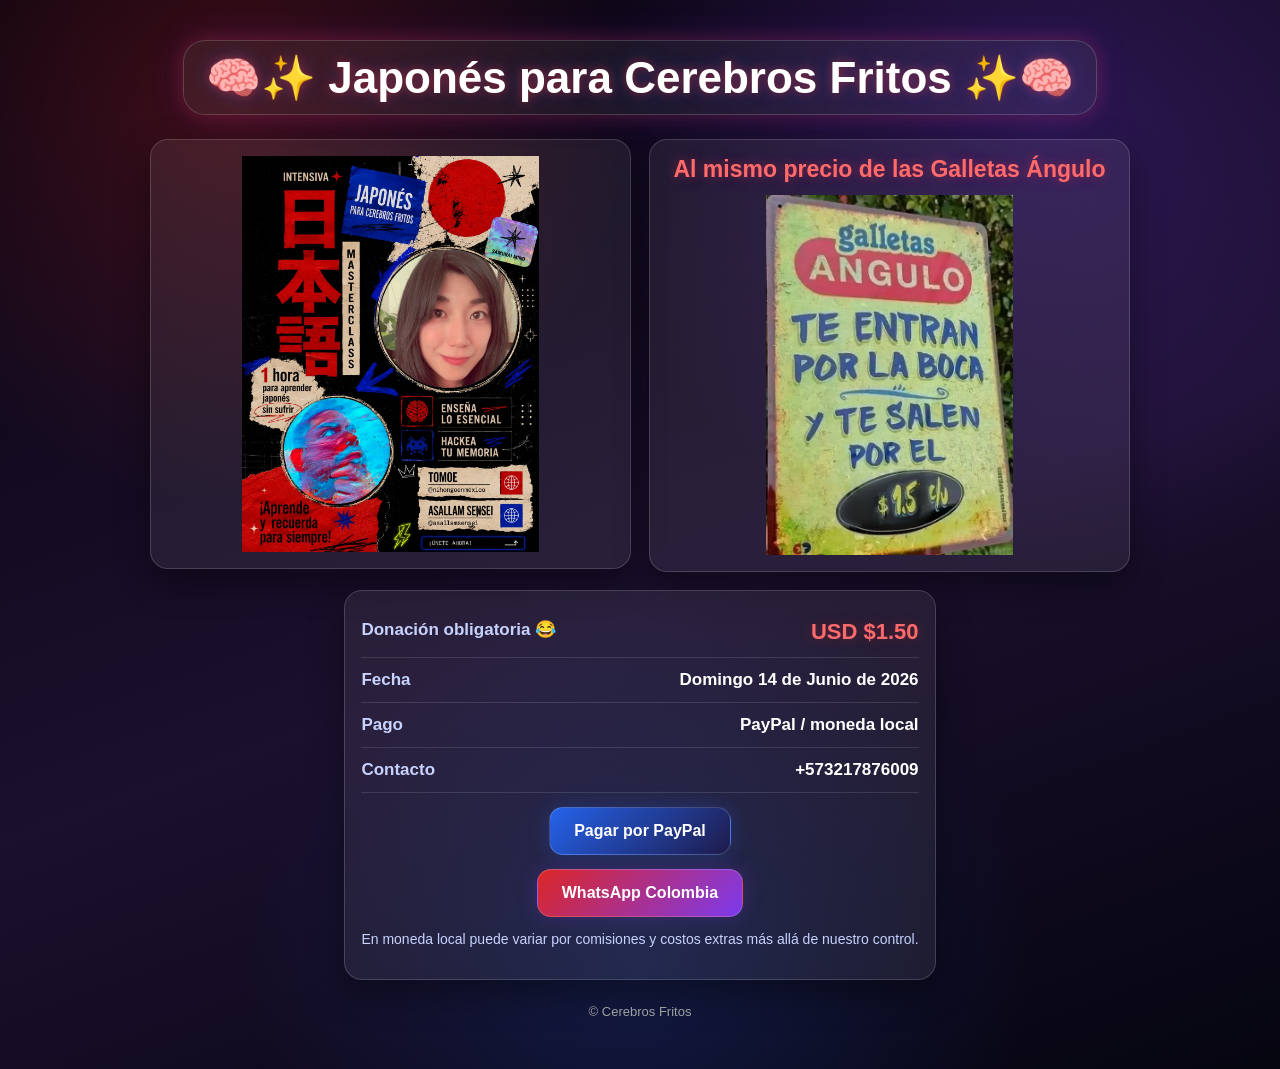
<file: index.html>
<!DOCTYPE html>
<html lang="es">
<head>
<meta charset="UTF-8">
<meta name="viewport" content="width=device-width, initial-scale=1.0">
<title>Japonés para Cerebros Fritos</title>

<script>
const numerocurso = Math.random() < 0.5 ? 1 : 2;
</script>

<style>
*{box-sizing:border-box}

body{
  margin:0;
  font-family:Arial, sans-serif;
  color:white;
  text-align:center;
  min-height:100vh;
  padding:24px 14px 50px;
  background:
    radial-gradient(circle at 18% 10%, rgba(220,38,38,.24), transparent 28%),
    radial-gradient(circle at 82% 12%, rgba(124,58,237,.24), transparent 32%),
    radial-gradient(circle at 50% 90%, rgba(37,99,235,.18), transparent 34%),
    linear-gradient(160deg,#08040f,#1b102e 55%,#050510);
}

.wrap{
  max-width:980px;
  margin:auto;
}

h1{
  display:inline-block;
  font-size:clamp(28px,5vw,44px);
  line-height:1.12;
  margin:16px 0 24px;
  padding:12px 22px;
  border-radius:22px;
  background:rgba(255,255,255,.06);
  border:1px solid rgba(255,255,255,.16);
  box-shadow:
    0 0 18px rgba(220,38,38,.26),
    0 0 34px rgba(124,58,237,.20);
  text-shadow:
    0 0 10px rgba(220,38,38,.55),
    0 0 20px rgba(37,99,235,.35);
}

.main-grid{
  display:grid;
  grid-template-columns:1fr 1fr;
  gap:18px;
  align-items:stretch;
}

.card{
  position:relative;
  overflow:hidden;
  background:rgba(255,255,255,0.065);
  border:1px solid rgba(255,255,255,0.16);
  border-radius:18px;
  padding:16px;
  box-shadow:0 14px 34px rgba(0,0,0,0.38);
}

.card:hover{
  transform:translateY(-4px);
  border-color:#dc2626;
  box-shadow:
    0 16px 38px rgba(0,0,0,.45),
    0 0 22px rgba(124,58,237,.22);
}

.image-card{
  display:flex;
  align-items:center;
  justify-content:center;
  height:430px;
}

.image-card img{
  width:100%;
  height:100%;
  max-height:500px;
  object-fit:contain;
  display:block;
  border-radius:14px;
}
  
.cookie-title{
  margin:0 0 12px;
  font-size:clamp(17px,2.4vw,23px);
  line-height:1.15;
  color:#ff6b6b;
  text-shadow:
    0 0 10px rgba(220,38,38,.45),
    0 0 18px rgba(124,58,237,.25);
}

.cookie-card img{
  width:100%;
  max-height:360px;
  object-fit:contain;
  display:block;
  border-radius:14px;
  margin:auto;
}

.summary{
  display:inline-block;
  width:fit-content;
  max-width:100%;
  margin-top:18px;
  text-align:left;
}

.row{
  display:flex;
  justify-content:space-between;
  gap:22px;
  padding:12px 0;
  border-bottom:1px solid rgba(255,255,255,.12);
  font-size:17px;
}

.row:last-child{
  border-bottom:0;
}

.label{
  color:#c7d2fe;
  font-weight:bold;
}

.value{
  text-align:right;
  font-weight:bold;
}

.price{
  color:#ff6b6b;
  font-size:22px;
  text-shadow:0 0 12px rgba(220,38,38,.35);
}

.btn-group{
  display:flex;
  justify-content:center;
  gap:12px;
  flex-wrap:wrap;
  margin-top:14px;
}
  
.btn{
  width:fit-content;
  padding:14px 24px;
  border-radius:14px;
  color:white;
  text-decoration:none;
  font-weight:bold;
  border:1px solid rgba(255,255,255,.18);
  text-align:center;
}

.paypal{
  display:block;
  margin:14px auto 0;
}
  
.paypal{
  background:linear-gradient(135deg,#2563eb,#1e1b4b);
  box-shadow:0 0 20px rgba(37,99,235,.25);
}

.wa{
  background:linear-gradient(135deg,#dc2626,#7c3aed);
  box-shadow:0 0 20px rgba(124,58,237,.25);
}

.note{
  margin-top:12px;
  color:#c7d2fe;
  font-size:14px;
  line-height:1.45;
  text-align:center;
}

footer{
  margin-top:20px;
  color:#aaa;
  font-size:13px;
}

@media(max-width:800px){
  .main-grid{
    grid-template-columns:1fr;
  }

  .image-card{
    height:auto;
  }

  .image-card img,
  .cookie-card img{
    max-height:80vh;
    height:auto;
  }

  .summary{
    display:block;
    width:100%;
    min-width:0;
  }

  .row{
    flex-direction:column;
    gap:4px;
  }

  .value{
    text-align:left;
  }
}
</style>
</head>

<body>

<div class="wrap">

  <h1>🧠✨ Japonés para Cerebros Fritos ✨🧠</h1>

  <div class="main-grid">

    <div class="card image-card">
      <img id="curso" alt="Japonés para Cerebros Fritos">
    </div>

    <div class="card cookie-card">
      <h2 class="cookie-title">Al mismo precio de las Galletas Ángulo</h2>
      <img src="data/angulo.png" alt="Galletas Ángulo">
    </div>

  </div>

  <div class="card summary">

    <div class="row">
      <div class="label">Donación obligatoria 😂</div>
      <div class="value price">USD $1.50</div>
    </div>

    <div class="row">
      <div class="label">Fecha</div>
      <div class="value">Domingo 14 de Junio de 2026</div>
    </div>

    <div class="row">
      <div class="label">Pago</div>
      <div class="value">PayPal / moneda local</div>
    </div>

    <div class="row">
      <div class="label">Contacto</div>
      <div class="value">
        +573217876009<br>
      </div>
    </div>

    <a class="btn paypal" href="https://paypal.me/asallamsensei" target="_blank">
      Pagar por PayPal
    </a>

<div class="btn-group">

  <a class="btn wa"
     href="https://wa.me/573217876009?text=Hola,%20quiero%20inscribirme%20a%20Japon%C3%A9s%20para%20Cerebros%20Fritos"
     target="_blank">
     WhatsApp Colombia
  </a>

</div>

    <p class="note">
      En moneda local puede variar por comisiones y costos extras más allá de nuestro control.
    </p>
  </div>

  <footer>
    © Cerebros Fritos
  </footer>

</div>

<script>
const ruta = `data/curso${numerocurso}.jpg`;

console.log("Cargando:", ruta);

const img = document.getElementById("curso");

img.onload = () => console.log("Imagen cargada");
img.onerror = () => console.log("ERROR cargando imagen");

img.src = ruta;
</script>

</body>
</html>
</file>
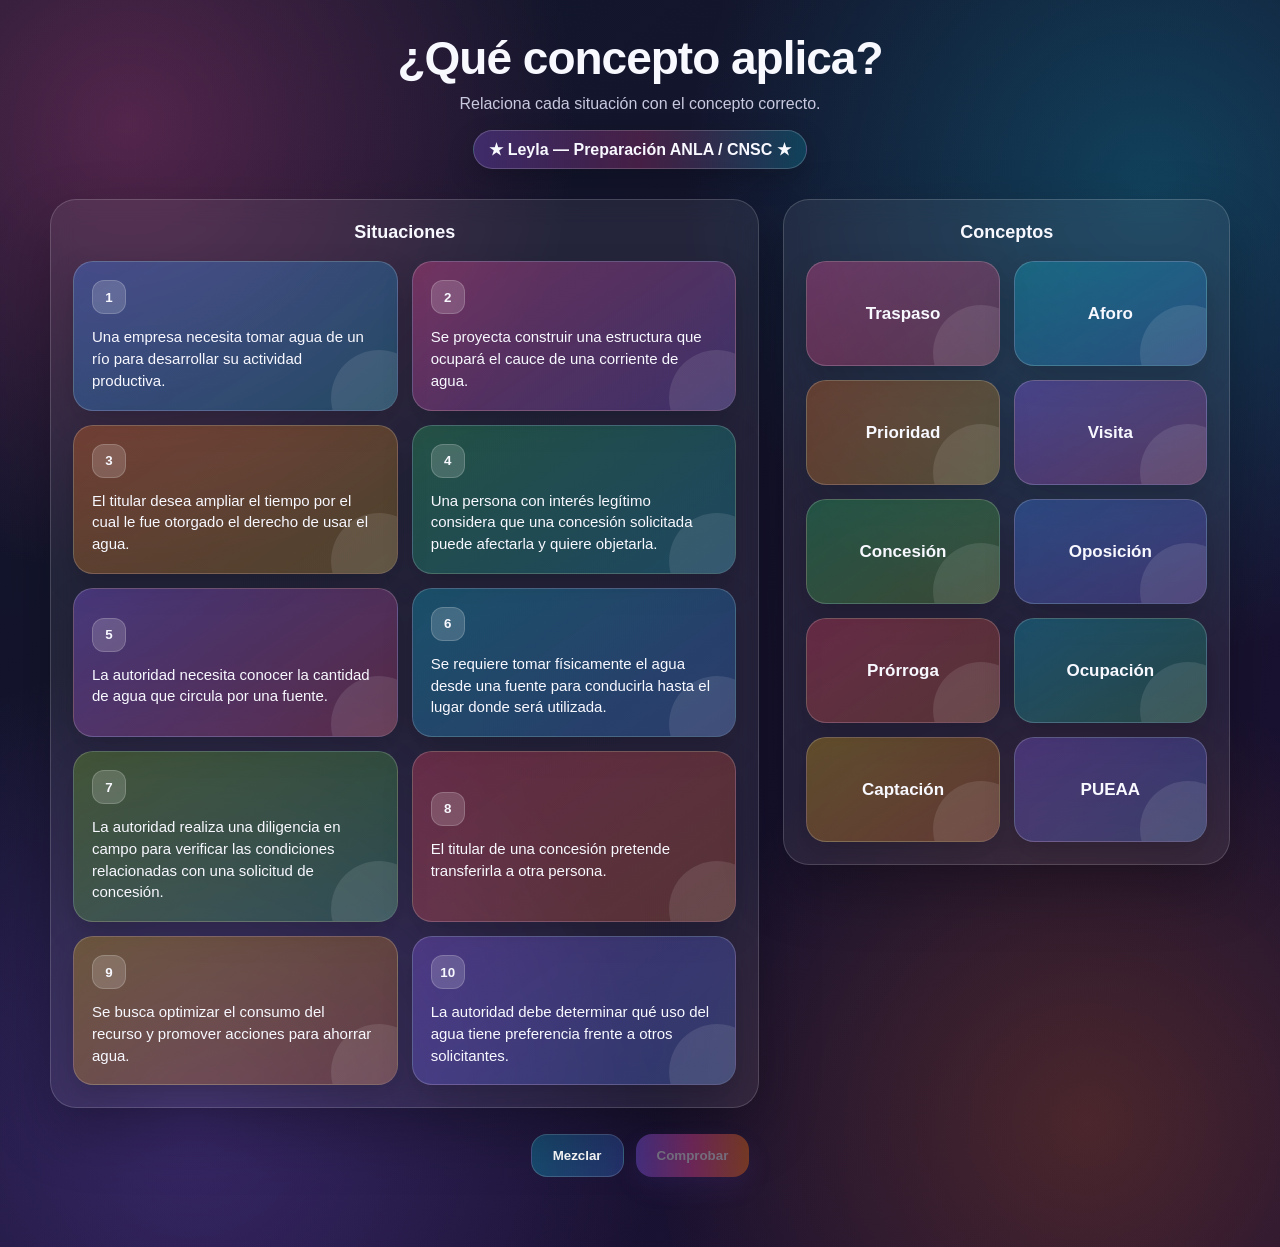
<file: conecta_el_concepto.html>
<!DOCTYPE html>
<html lang="es">
<head>
  <meta charset="UTF-8" />
  <meta name="viewport" content="width=device-width, initial-scale=1" />

  <title>Tarea 5 — ¿Qué concepto aplica?</title>

  <style>
    :root {
      --bg-1: #10172a;
      --bg-2: #1c1033;

      --text: #f8f8ff;
      --muted: #c8c9df;

      --purple: #8b5cf6;
      --pink: #ec4899;
      --cyan: #06b6d4;
      --blue: #3b82f6;
      --green: #22c55e;
      --lime: #84cc16;
      --yellow: #eab308;
      --orange: #f97316;
      --red: #ef4444;
      --rose: #f43f5e;

      --panel: rgba(255, 255, 255, 0.08);
      --panel-strong: rgba(255, 255, 255, 0.13);
      --border: rgba(255, 255, 255, 0.16);
    }

    * {
      box-sizing: border-box;
    }

    body {
      margin: 0;
      min-height: 100vh;
      padding: 34px 16px 70px;

      font-family: Arial, Helvetica, sans-serif;
      color: var(--text);

      background:
        radial-gradient(
          circle at 10% 10%,
          rgba(236, 72, 153, 0.30),
          transparent 28%
        ),
        radial-gradient(
          circle at 90% 15%,
          rgba(6, 182, 212, 0.28),
          transparent 30%
        ),
        radial-gradient(
          circle at 15% 90%,
          rgba(139, 92, 246, 0.28),
          transparent 30%
        ),
        radial-gradient(
          circle at 85% 90%,
          rgba(249, 115, 22, 0.22),
          transparent 28%
        ),
        linear-gradient(
          145deg,
          var(--bg-1),
          var(--bg-2)
        );
    }

    .wrap {
      width: min(1180px, 100%);
      margin: auto;
    }

    header {
      text-align: center;
      margin-bottom: 30px;
    }

    h1 {
      margin: 0;

      font-size: clamp(30px, 5vw, 46px);
      line-height: 1.05;
      letter-spacing: -1px;
    }

    .subtitle {
      margin-top: 10px;

      color: var(--muted);
      font-size: 16px;
      line-height: 1.5;
    }

    .student {
      display: inline-block;

      margin-top: 14px;
      padding: 9px 15px;

      border-radius: 999px;

      background:
        linear-gradient(
          90deg,
          rgba(139, 92, 246, 0.28),
          rgba(236, 72, 153, 0.24),
          rgba(6, 182, 212, 0.22)
        );

      border: 1px solid rgba(255, 255, 255, 0.18);

      font-weight: 800;

      box-shadow:
        0 10px 28px rgba(0, 0, 0, 0.20);
    }

    .board {
      display: grid;

      grid-template-columns:
        minmax(0, 1.35fr)
        minmax(320px, 0.85fr);

      gap: 24px;

      align-items: start;
    }

    .panel {
      padding: 22px;

      border-radius: 26px;

      background:
        rgba(255, 255, 255, 0.07);

      border:
        1px solid var(--border);

      backdrop-filter: blur(12px);

      box-shadow:
        0 24px 60px rgba(0, 0, 0, 0.28);
    }

    .panel-title {
      margin-bottom: 18px;

      text-align: center;

      font-size: 18px;
      font-weight: 900;
    }

    .situaciones-grid {
      display: grid;

      grid-template-columns:
        repeat(2, minmax(0, 1fr));

      gap: 14px;
    }

    .conceptos-grid {
      display: grid;

      grid-template-columns:
        repeat(2, minmax(0, 1fr));

      gap: 14px;
    }

    .card-item {
      position: relative;

      min-height: 145px;

      padding: 18px;

      border-radius: 20px;

      border:
        1px solid rgba(255, 255, 255, 0.18);

      color: var(--text);

      cursor: pointer;

      transition:
        transform 0.18s ease,
        box-shadow 0.18s ease,
        filter 0.18s ease;

      box-shadow:
        0 12px 30px rgba(0, 0, 0, 0.18);

      overflow: hidden;
    }

    .card-item::after {
      content: "";

      position: absolute;

      width: 96px;
      height: 96px;

      right: -30px;
      bottom: -36px;

      border-radius: 50%;

      background:
        rgba(255, 255, 255, 0.10);
    }

    .card-item:hover {
      transform:
        translateY(-4px)
        scale(1.01);

      box-shadow:
        0 18px 38px rgba(0, 0, 0, 0.24);

      filter: brightness(1.04);
    }

    .situation {
      text-align: left;
    }

    .situation:nth-child(1) {
      background:
        linear-gradient(
          145deg,
          rgba(59, 130, 246, 0.35),
          rgba(6, 182, 212, 0.24)
        );
    }

    .situation:nth-child(2) {
      background:
        linear-gradient(
          145deg,
          rgba(236, 72, 153, 0.34),
          rgba(139, 92, 246, 0.24)
        );
    }

    .situation:nth-child(3) {
      background:
        linear-gradient(
          145deg,
          rgba(249, 115, 22, 0.30),
          rgba(234, 179, 8, 0.22)
        );
    }

    .situation:nth-child(4) {
      background:
        linear-gradient(
          145deg,
          rgba(34, 197, 94, 0.28),
          rgba(6, 182, 212, 0.24)
        );
    }

    .situation:nth-child(5) {
      background:
        linear-gradient(
          145deg,
          rgba(139, 92, 246, 0.34),
          rgba(244, 63, 94, 0.24)
        );
    }

    .situation:nth-child(6) {
      background:
        linear-gradient(
          145deg,
          rgba(6, 182, 212, 0.30),
          rgba(59, 130, 246, 0.25)
        );
    }

    .situation:nth-child(7) {
      background:
        linear-gradient(
          145deg,
          rgba(132, 204, 22, 0.27),
          rgba(34, 197, 94, 0.22)
        );
    }

    .situation:nth-child(8) {
      background:
        linear-gradient(
          145deg,
          rgba(244, 63, 94, 0.30),
          rgba(249, 115, 22, 0.22)
        );
    }

    .situation:nth-child(9) {
      background:
        linear-gradient(
          145deg,
          rgba(234, 179, 8, 0.30),
          rgba(249, 115, 22, 0.22)
        );
    }

    .situation:nth-child(10) {
      background:
        linear-gradient(
          145deg,
          rgba(139, 92, 246, 0.30),
          rgba(59, 130, 246, 0.24)
        );
    }

    .concept {
      min-height: 105px;

      display: flex;
      align-items: center;
      justify-content: center;

      text-align: center;

      font-size: 17px;
      font-weight: 900;
    }

    .concept:nth-child(1) {
      background:
        linear-gradient(
          145deg,
          rgba(236, 72, 153, 0.34),
          rgba(244, 63, 94, 0.24)
        );
    }

    .concept:nth-child(2) {
      background:
        linear-gradient(
          145deg,
          rgba(6, 182, 212, 0.32),
          rgba(59, 130, 246, 0.24)
        );
    }

    .concept:nth-child(3) {
      background:
        linear-gradient(
          145deg,
          rgba(249, 115, 22, 0.30),
          rgba(234, 179, 8, 0.23)
        );
    }

    .concept:nth-child(4) {
      background:
        linear-gradient(
          145deg,
          rgba(139, 92, 246, 0.34),
          rgba(236, 72, 153, 0.23)
        );
    }

    .concept:nth-child(5) {
      background:
        linear-gradient(
          145deg,
          rgba(34, 197, 94, 0.30),
          rgba(132, 204, 22, 0.22)
        );
    }

    .concept:nth-child(6) {
      background:
        linear-gradient(
          145deg,
          rgba(59, 130, 246, 0.32),
          rgba(139, 92, 246, 0.24)
        );
    }

    .concept:nth-child(7) {
      background:
        linear-gradient(
          145deg,
          rgba(244, 63, 94, 0.31),
          rgba(249, 115, 22, 0.22)
        );
    }

    .concept:nth-child(8) {
      background:
        linear-gradient(
          145deg,
          rgba(6, 182, 212, 0.30),
          rgba(34, 197, 94, 0.22)
        );
    }

    .concept:nth-child(9) {
      background:
        linear-gradient(
          145deg,
          rgba(234, 179, 8, 0.30),
          rgba(249, 115, 22, 0.22)
        );
    }

    .concept:nth-child(10) {
      background:
        linear-gradient(
          145deg,
          rgba(139, 92, 246, 0.30),
          rgba(59, 130, 246, 0.24)
        );
    }

    .num {
      width: 34px;
      height: 34px;

      display: grid;
      place-items: center;

      margin-bottom: 12px;

      border-radius: 12px;

      background:
        rgba(255, 255, 255, 0.17);

      border:
        1px solid rgba(255, 255, 255, 0.18);

      font-weight: 900;
    }

    .text {
      position: relative;

      z-index: 1;

      font-size: 15px;
      line-height: 1.45;
    }

    .link-badge {
      position: absolute;

      top: 12px;
      right: 12px;

      z-index: 2;

      padding: 6px 9px;

      border-radius: 999px;

      background:
        rgba(255, 255, 255, 0.18);

      border:
        1px solid rgba(255, 255, 255, 0.20);

      font-size: 11px;
      font-weight: 900;
    }

    .selected {
      outline:
        3px solid rgba(255, 255, 255, 0.86);

      transform:
        translateY(-3px);
    }

    .matched {
      box-shadow:
        0 0 0 2px rgba(255, 255, 255, 0.12),
        0 18px 34px rgba(0, 0, 0, 0.22);
    }

    .correct {
      background:
        linear-gradient(
          145deg,
          rgba(34, 197, 94, 0.52),
          rgba(16, 185, 129, 0.30)
        ) !important;

      border-color:
        rgba(74, 222, 128, 0.92);

      box-shadow:
        0 0 0 2px rgba(34, 197, 94, 0.15),
        0 14px 34px rgba(34, 197, 94, 0.17);
    }

    .wrong {
      background:
        linear-gradient(
          145deg,
          rgba(239, 68, 68, 0.54),
          rgba(244, 63, 94, 0.30)
        ) !important;

      border-color:
        rgba(248, 113, 113, 0.94);

      box-shadow:
        0 0 0 2px rgba(239, 68, 68, 0.14),
        0 14px 34px rgba(239, 68, 68, 0.16);
    }

    .locked {
      cursor: default;
    }

    .actions {
      display: flex;
      justify-content: center;

      gap: 12px;

      flex-wrap: wrap;

      margin-top: 26px;
    }

    .btn {
      border: none;

      padding: 13px 21px;

      border-radius: 16px;

      color: white;

      font-weight: 900;

      cursor: pointer;

      transition:
        transform 0.18s ease,
        filter 0.18s ease;

      background:
        linear-gradient(
          90deg,
          var(--purple),
          var(--pink),
          var(--orange)
        );

      box-shadow:
        0 10px 28px rgba(139, 92, 246, 0.26);
    }

    .btn:hover {
      transform:
        translateY(-2px);

      filter:
        brightness(1.06);
    }

    .btn.secondary {
      background:
        linear-gradient(
          90deg,
          rgba(6, 182, 212, 0.32),
          rgba(59, 130, 246, 0.28)
        );

      border:
        1px solid var(--border);

      box-shadow:
        none;
    }

    .btn:disabled {
      opacity: 0.38;

      cursor: not-allowed;

      transform: none;
    }

    .feedback {
      display: none;

      width: min(620px, 100%);

      margin: 24px auto 0;

      padding: 20px;

      border-radius: 22px;

      text-align: center;

      background:
        linear-gradient(
          145deg,
          rgba(255, 255, 255, 0.13),
          rgba(255, 255, 255, 0.07)
        );

      border:
        1px solid var(--border);

      box-shadow:
        0 18px 40px rgba(0, 0, 0, 0.22);
    }

    .feedback.visible {
      display: block;
    }

    .score {
      font-size: 44px;
      font-weight: 900;
      letter-spacing: -1px;
    }

    .message {
      margin-top: 8px;

      color: var(--muted);

      line-height: 1.5;
    }

    @media (max-width: 900px) {
      .board {
        grid-template-columns: 1fr;
      }
    }

    @media (max-width: 620px) {
      body {
        padding:
          26px
          12px
          50px;
      }

      .panel {
        padding: 15px;
      }

      .situaciones-grid,
      .conceptos-grid {
        grid-template-columns:
          repeat(2, minmax(0, 1fr));
      }

      .card-item {
        min-height: 135px;

        padding: 15px;
      }

      .concept {
        min-height: 95px;
      }

      .text {
        font-size: 14px;
      }
    }

    @media (max-width: 430px) {
      .situaciones-grid {
        grid-template-columns: 1fr;
      }

      .conceptos-grid {
        grid-template-columns:
          repeat(2, minmax(0, 1fr));
      }
    }
  </style>
</head>

<body>

  <div class="wrap">

    <header>

      <h1>
        ¿Qué concepto aplica?
      </h1>

      <div class="subtitle">
        Relaciona cada situación con el concepto correcto.
      </div>

      <div class="student">
        ★ Leyla — Preparación ANLA / CNSC ★
      </div>

    </header>

    <div class="board">

      <section class="panel">

        <div class="panel-title">
          Situaciones
        </div>

        <div
          class="situaciones-grid"
          id="situaciones">
        </div>

      </section>

      <section class="panel">

        <div class="panel-title">
          Conceptos
        </div>

        <div
          class="conceptos-grid"
          id="conceptos">
        </div>

      </section>

    </div>

    <div class="actions">

      <button
        class="btn secondary"
        type="button"
        onclick="reiniciar()">
        Mezclar
      </button>

      <button
        class="btn"
        id="btnComprobar"
        type="button"
        onclick="comprobar()"
        disabled>
        Comprobar
      </button>

    </div>

    <div
      class="feedback"
      id="feedback">

      <div
        class="score"
        id="score">
        0/10
      </div>

      <div
        class="message"
        id="mensaje">
      </div>

    </div>

  </div>

  <script>

    const datos = [

      {
        id: 1,
        situacion:
          "Una empresa necesita tomar agua de un río para desarrollar su actividad productiva.",
        concepto:
          "Concesión"
      },

      {
        id: 2,
        situacion:
          "Se proyecta construir una estructura que ocupará el cauce de una corriente de agua.",
        concepto:
          "Ocupación"
      },

      {
        id: 3,
        situacion:
          "El titular desea ampliar el tiempo por el cual le fue otorgado el derecho de usar el agua.",
        concepto:
          "Prórroga"
      },

      {
        id: 4,
        situacion:
          "Una persona con interés legítimo considera que una concesión solicitada puede afectarla y quiere objetarla.",
        concepto:
          "Oposición"
      },

      {
        id: 5,
        situacion:
          "La autoridad necesita conocer la cantidad de agua que circula por una fuente.",
        concepto:
          "Aforo"
      },

      {
        id: 6,
        situacion:
          "Se requiere tomar físicamente el agua desde una fuente para conducirla hasta el lugar donde será utilizada.",
        concepto:
          "Captación"
      },

      {
        id: 7,
        situacion:
          "La autoridad realiza una diligencia en campo para verificar las condiciones relacionadas con una solicitud de concesión.",
        concepto:
          "Visita"
      },

      {
        id: 8,
        situacion:
          "El titular de una concesión pretende transferirla a otra persona.",
        concepto:
          "Traspaso"
      },

      {
        id: 9,
        situacion:
          "Se busca optimizar el consumo del recurso y promover acciones para ahorrar agua.",
        concepto:
          "PUEAA"
      },

      {
        id: 10,
        situacion:
          "La autoridad debe determinar qué uso del agua tiene preferencia frente a otros solicitantes.",
        concepto:
          "Prioridad"
      }

    ];

    let seleccionSituacion = null;

    let relaciones = {};

    let revisado = false;

    let ordenConceptos = [];


    const audioCtx =
      new (
        window.AudioContext ||
        window.webkitAudioContext
      )();


    function tono(
      frecuencia,
      duracion,
      retraso = 0
    ) {

      try {

        const oscilador =
          audioCtx.createOscillator();

        const volumen =
          audioCtx.createGain();

        oscilador.connect(
          volumen
        );

        volumen.connect(
          audioCtx.destination
        );

        const inicio =
          audioCtx.currentTime +
          retraso;

        oscilador.type =
          "sine";

        oscilador.frequency.setValueAtTime(
          frecuencia,
          inicio
        );

        volumen.gain.setValueAtTime(
          0.0001,
          inicio
        );

        volumen.gain.exponentialRampToValueAtTime(
          0.12,
          inicio + 0.01
        );

        volumen.gain.exponentialRampToValueAtTime(
          0.0001,
          inicio + duracion
        );

        oscilador.start(
          inicio
        );

        oscilador.stop(
          inicio +
          duracion +
          0.03
        );

      } catch (error) {

        console.log(
          "Audio no disponible"
        );

      }

    }


    function sonidoCorrecto() {

      tono(
        620,
        0.10,
        0
      );

      tono(
        820,
        0.12,
        0.10
      );

      tono(
        1040,
        0.16,
        0.21
      );

    }


    function sonidoIncorrecto() {

      tono(
        260,
        0.13,
        0
      );

      tono(
        180,
        0.22,
        0.11
      );

    }


    function fisherYates(
      arreglo
    ) {

      const copia =
        [...arreglo];

      for (
        let i =
          copia.length - 1;
        i > 0;
        i--
      ) {

        const j =
          Math.floor(
            Math.random() *
            (i + 1)
          );

        [
          copia[i],
          copia[j]
        ] = [
          copia[j],
          copia[i]
        ];

      }

      return copia;

    }


    function prepararOrden() {

      ordenConceptos =
        fisherYates(

          datos.map(
            elemento =>
              elemento.concepto
          )

        );

    }


    function render() {

      const boxSituaciones =
        document.getElementById(
          "situaciones"
        );

      const boxConceptos =
        document.getElementById(
          "conceptos"
        );


      boxSituaciones.innerHTML =
        "";

      boxConceptos.innerHTML =
        "";


      datos.forEach(
        (
          dato,
          indice
        ) => {

          const boton =
            document.createElement(
              "button"
            );

          boton.type =
            "button";

          boton.className =
            "card-item situation";

          boton.dataset.id =
            dato.id;


          const relacion =
            relaciones[
              dato.id
            ];


          const etiqueta =
            relacion

            ? `
              <span class="link-badge">
                ${escapeHtml(relacion)}
              </span>
            `

            : "";


          boton.innerHTML =
            `

              ${etiqueta}

              <div class="num">
                ${indice + 1}
              </div>

              <div class="text">
                ${escapeHtml(dato.situacion)}
              </div>

            `;


          if (
            seleccionSituacion ===
            dato.id
          ) {

            boton.classList.add(
              "selected"
            );

          }


          if (
            relacion
          ) {

            boton.classList.add(
              "matched"
            );

          }


          if (
            revisado
          ) {

            if (
              relacion ===
              dato.concepto
            ) {

              boton.classList.add(
                "correct"
              );

            } else {

              boton.classList.add(
                "wrong"
              );

            }


            boton.classList.add(
              "locked"
            );

            boton.onclick =
              null;

          } else {

            boton.onclick =
              () => {

                seleccionarSituacion(
                  dato.id
                );

              };

          }


          boxSituaciones.appendChild(
            boton
          );

        }
      );


      ordenConceptos.forEach(
        concepto => {

          const boton =
            document.createElement(
              "button"
            );

          boton.type =
            "button";

          boton.className =
            "card-item concept";


          const usadoPor =
            Object.keys(
              relaciones
            ).find(
              id =>
                relaciones[id] ===
                concepto
            );


          boton.innerHTML =
            `

              <span>
                ${escapeHtml(concepto)}
              </span>

            `;

          if (
            usadoPor
          ) {

            boton.classList.add(
              "matched"
            );


            boton.innerHTML +=
              `

                <span class="link-badge">
                  #${usadoPor}
                </span>

              `;

          }

          if (
            revisado
          ) {

            const id =
              Number(
                usadoPor
              );


            if (
              id
            ) {

              const original =
                datos.find(
                  dato =>
                    dato.id ===
                    id
                );

              if (
                original.concepto ===
                concepto
              ) {

                boton.classList.add(
                  "correct"
                );

              } else {

                boton.classList.add(
                  "wrong"
                );

              }

            }

            boton.classList.add(
              "locked"
            );

            boton.onclick =
              null;

          } else {

            boton.onclick =
              () => {

                seleccionarConcepto(
                  concepto
                );

              };

          }

          boxConceptos.appendChild(
            boton
          );

        }
      );


      actualizarEstado();

    }


    function seleccionarSituacion(
      id
    ) {
      if (
        revisado
      ) {
        return;
      }


      seleccionSituacion =
        id;


      render();

    }


    function seleccionarConcepto(
      concepto
    ) {

      if (
        revisado ||
        seleccionSituacion === null
      ) {

        return;
      }

      Object.keys(
        relaciones
      ).forEach(
        id => {

          if (
            relaciones[id] ===
            concepto
          ) {

            delete relaciones[id];

          }

        }
      );

      relaciones[
        seleccionSituacion
      ] =
        concepto;


      seleccionSituacion =
        null;


      render();

    }


    function actualizarEstado() {

      const total =
        Object.keys(
          relaciones
        ).length;

      document.getElementById(
        "btnComprobar"
      ).disabled =
        total !==
        datos.length ||
        revisado;

    }


    function comprobar() {

      if (
        Object.keys(
          relaciones
        ).length !==
        datos.length
      ) {

        return;

      }

      revisado =
        true;


      let correctas =
        0;


      datos.forEach(
        dato => {

          if (
            relaciones[dato.id] ===
            dato.concepto
          ) {

            correctas++;

          }

        }
      );

      const porcentaje =
        Math.round(

          (
            correctas /
            datos.length
          ) *
          100

        );

      document
        .getElementById(
          "feedback"
        )
        .classList
        .add(
          "visible"
        );


      document.getElementById(
        "score"
      ).innerText =
        `${correctas}/${datos.length}`;


      let mensaje =
        "";


      if (
        porcentaje ===
        100
      ) {

        mensaje =
          "¡Excelente! Todas las relaciones son correctas.";

        sonidoCorrecto();

      } else if (
        porcentaje >=
        80
      ) {

        mensaje =
          "¡Muy bien! Revisa únicamente las tarjetas rojas.";

        sonidoIncorrecto();

      } else if (
        porcentaje >=
        60
      ) {

        mensaje =
          "Buen intento. Revisa las relaciones en rojo y vuelve a mezclar.";

        sonidoIncorrecto();

      } else {

        mensaje =
          "Hay varios conceptos por reforzar. Revisa las tarjetas rojas y vuelve a intentarlo.";

        sonidoIncorrecto();

      }


      document.getElementById(
        "mensaje"
      ).innerText =
        mensaje;


      render();

    }

    function reiniciar() {

      seleccionSituacion =
        null;

      relaciones =
        {};

      revisado =
        false;

      prepararOrden();

      document
        .getElementById(
          "feedback"
        )
        .classList
        .remove(
          "visible"
        );

      document.getElementById(
        "score"
      ).innerText =
        "0/10";

      document.getElementById(
        "mensaje"
      ).innerText =
        "";

      render();
    }

    function escapeHtml(
      texto
    ) {
      const div =
        document.createElement(
          "div"
        );

      div.textContent =
        String(
          texto ?? ""
        );


      return div.innerHTML;

    }


    prepararOrden();

    render();

  </script>

</body>
</html>
</file>
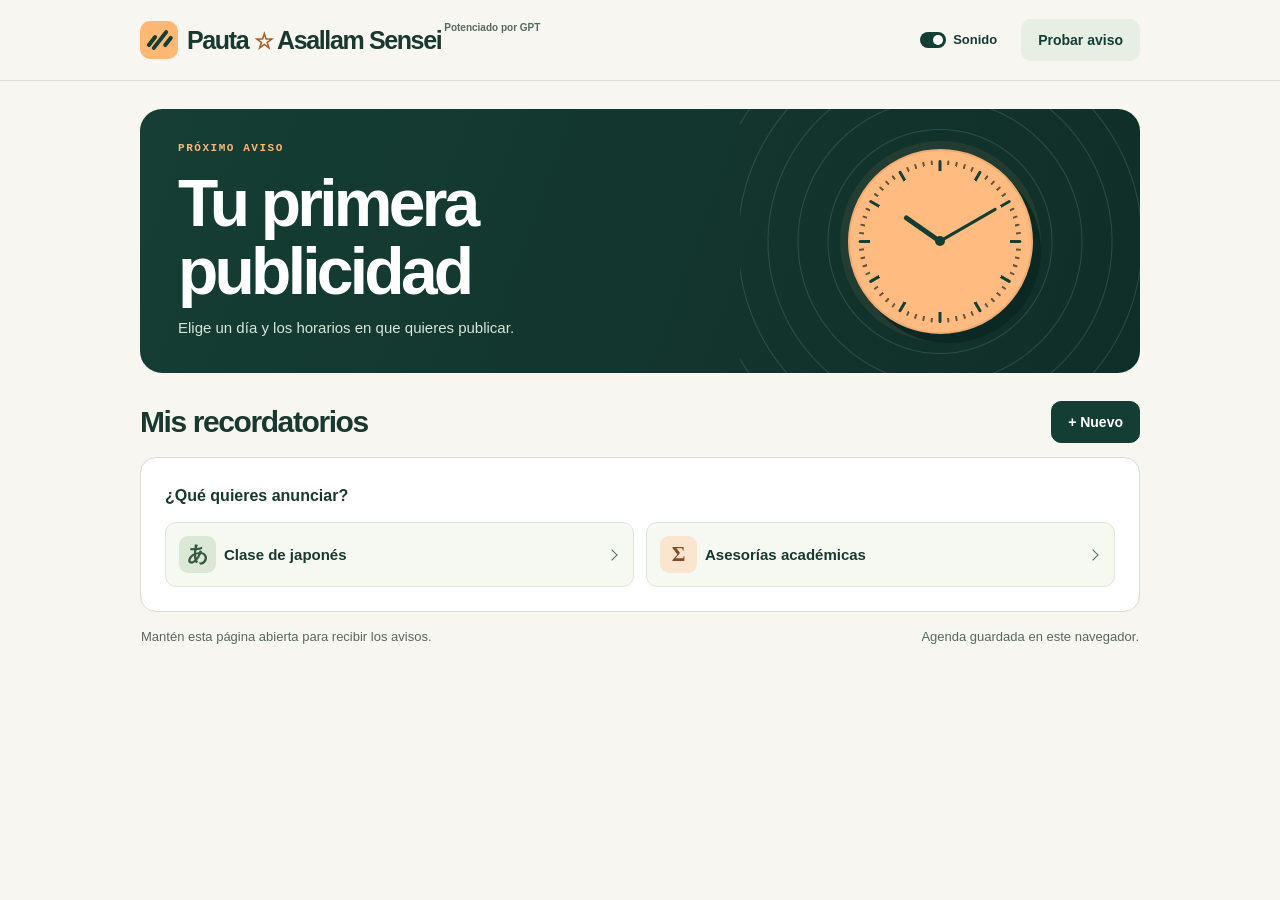
<file: pauta.html>
<!doctype html>
<html lang="es">
<head>
<meta charset="utf-8">
<meta name="viewport" content="width=device-width,initial-scale=1">
<link rel="icon" href="data:,">
<meta name="theme-color" content="#123c34">
<title>Pauta ☆ Asallam Sensei</title>
<style>
:root{color-scheme:light;--paper:#f7f6f0;--ink:#19382f;--green:#143d33;--muted:#566861;--line:#d7ded4;--mint:#eaf1e8;--orange:#ffb774;--red:#973d33;--mono:"IBM Plex Mono",Consolas,"Liberation Mono",monospace;--sans:"DM Sans","Segoe UI",Arial,sans-serif}
*{box-sizing:border-box}
body{margin:0;background:var(--paper);color:var(--ink);font:16px/1.45 var(--sans)}
button,input{font:inherit;color:inherit}
button{cursor:pointer}
button:focus-visible,input:focus-visible{outline:3px solid #438575;outline-offset:3px}
[hidden]{display:none!important}
button:disabled{opacity:.48;cursor:default}
.wrap{width:min(100% - 48px,1000px);margin:auto}
header{border-bottom:1px solid var(--line)}
.bar,.tools,.brand,.heading,.field-head,.modal-head,.actions,.sound,.inline,.item-actions{display:flex;align-items:center}
.bar,.heading,.field-head,.modal-head,.item,.actions{justify-content:space-between}
.bar{min-height:80px;gap:20px}
.brand .mark{margin-right:9px}.brand{gap:0;text-decoration:none;color:var(--ink);font-weight:700}
.mark{position:relative;display:inline-block;flex:none;width:38px;height:38px;background:var(--orange);border-radius:10px;overflow:hidden}
.mark i{position:absolute;transform:rotate(38deg);width:4px;height:14px;border-radius:3px;background:var(--green);left:10px;top:13px}
.mark i:nth-child(2){left:18px;top:7px;height:24px}.mark i:nth-child(3){left:26px;top:14px;height:13px}
.brand-type{font-size:clamp(18px,2.1vw,25px);letter-spacing:-.055em;white-space:nowrap}
.star{color:#a45b22;font-size:.88em}
sup{font:600 10px/1 var(--sans);letter-spacing:0;color:var(--muted);position:relative;vertical-align:top;top:.12em;margin-left:3px;white-space:nowrap}
.tools,.item-actions,.inline{gap:8px}
.btn,.chip,.tiny,.choice{border:1px solid var(--line);background:#fff;color:var(--green);border-radius:10px;font-weight:620;line-height:1.2}
.btn{padding:11px 16px;font-size:14px;min-height:42px}
.btn:hover,.chip:hover,.tiny:hover,.choice:hover{border-color:#9bb2a3;background:var(--mint)}
.primary{background:var(--green);color:white;border-color:var(--green)}
.primary:hover{background:#255448;color:white}
.light{background:#e7eee4;border-color:transparent}
.sound{gap:7px;background:transparent;border:0;white-space:nowrap;font-size:13px}
.switch{width:26px;height:16px;background:#b1bbb2;border-radius:12px;position:relative}
.switch::after{content:"";position:absolute;top:3px;left:3px;width:10px;height:10px;border-radius:100%;background:white}
.sound[aria-pressed="true"] .switch{background:var(--green)}
.sound[aria-pressed="true"] .switch::after{left:13px}
main{padding-top:28px;padding-bottom:25px}
.hero{isolation:isolate;position:relative;overflow:hidden;min-height:255px;border-radius:22px;background:linear-gradient(110deg,#153e34,#102e28);color:white;display:grid;grid-template-columns:1.5fr 1fr;align-items:stretch}
.hero-copy{z-index:2;min-width:0;align-self:center;padding:32px 0 34px 38px}
.overline{font:650 11px/1.3 var(--mono);letter-spacing:.14em;color:var(--orange);text-transform:uppercase}
.hero h1{font-size:clamp(33px,5.3vw,66px);letter-spacing:-.057em;line-height:1.02;margin:15px 0 12px;max-width:12ch;font-weight:650;text-wrap:balance}
.hero h1.scheduled{font-family:var(--mono);font-size:clamp(48px,7.5vw,86px);font-weight:600;letter-spacing:-.08em}
.hero-copy p{margin:0;color:#d7e6da;font-size:15px;line-height:1.5;overflow-wrap:anywhere}
.art{position:relative;display:grid;place-items:center;min-width:0;overflow:hidden;align-self:stretch}
.art::before{content:"";position:absolute;top:-70%;bottom:-70%;left:-75%;right:-75%;background:repeating-radial-gradient(circle at 50% 50%,transparent 0,transparent 21px,rgba(198,220,198,.16) 22px,transparent 23px,transparent 30px)}
.dial{width:clamp(138px,16.1vw,185px);height:clamp(138px,16.1vw,185px);aspect-ratio:1;position:relative;border:2px solid #efac72;border-radius:50%;background:#ffbb80;box-shadow:8px 9px 0 #0b2822,0 0 0 8px rgba(252,190,133,.07)}
.tick,.hand{position:absolute;bottom:50%;left:50%;transform-origin:50% 100%;border-radius:3px}
.tick{width:2px;height:45%;background:linear-gradient(to bottom,#65533b 0 6%,transparent 6%)}
.tick.major{width:3px;background:linear-gradient(to bottom,var(--green) 0 14%,transparent 14%)}
.hand{background:var(--green)}.hour{width:5px;height:24%}.minute{width:3px;height:36%}
.hub{position:absolute;width:10px;height:10px;top:50%;left:50%;transform:translate(-50%,-50%);border-radius:50%;background:var(--green)}
.heading{margin:27px 0 13px;gap:12px}
.heading h2{font-size:clamp(22px,3vw,30px);font-weight:650;letter-spacing:-.047em;margin:0}
.count{font:500 14px var(--mono);color:var(--muted);margin-left:7px;vertical-align:middle}
.empty,.list{background:#fff;border:1px solid var(--line);border-radius:16px}
.empty{padding:24px}
.empty p{margin:2px 0 15px;font-weight:600}
.templates{display:grid;grid-template-columns:1fr 1fr;gap:12px}
.template{display:flex;align-items:center;text-align:left;gap:0;border:1px solid #dfe4d9;background:#f6f8f2;border-radius:11px;padding:13px;font:600 15px var(--sans)}
.template:hover{background:#edf1e6;border-color:#a7b9a9}
.template .glyph{margin-right:8px;width:37px;height:37px;display:grid;place-items:center;background:#dce8d7;border-radius:9px;font:600 21px/1 Georgia,serif;color:#345943}
.template:nth-child(2) .glyph{background:#fae5ce;color:#844b25}.arrow{margin-left:auto;margin-right:4px;width:8px;height:8px;border:solid #527060;border-width:1.5px 1.5px 0 0;transform:rotate(45deg)}
.list{padding:0 17px}.item{display:flex;align-items:center;gap:18px;padding:15px 1px}.item+.item{border-top:1px solid #e6ebe2}
.item-body{min-width:0;flex:1}.item h3{margin:0 0 4px;font-size:18px;line-height:1.3;overflow-wrap:anywhere;letter-spacing:-.02em}
.meta{color:var(--muted);font-size:13px}.hours{display:flex;flex-wrap:wrap;gap:5px;margin-top:8px}
.time-pill{font:600 12px var(--mono);background:var(--mint);border-radius:5px;padding:4px 6px}
.time-pill[data-status="done"],.time-pill[data-status="skipped"],.time-pill[data-status="paused"]{background:#efefea;color:#737c73}
.time-pill.snoozed{background:#fbe5ca}
.tiny{padding:7px 10px;font-size:13px;min-height:34px}.danger{color:var(--red)}
footer{color:var(--muted);font-size:13px;display:flex;justify-content:space-between;flex-wrap:wrap;gap:8px;padding:16px 1px}
footer p{margin:0}.warning,.error{color:var(--red);font-size:14px}.warning{background:#fff1e6;border-radius:9px;padding:10px 14px}
dialog{width:min(465px,calc(100% - 28px));max-height:calc(100vh - 36px);max-height:calc(100dvh - 36px);padding:0;overflow-y:auto;border:1px solid var(--line);border-radius:18px;background:var(--paper);color:var(--ink);box-shadow:0 24px 85px #102c2555}
dialog::backdrop{background:rgba(13,32,26,.52)}
.modal-head{padding:16px 22px;background:var(--green);color:white;gap:12px}
.modal-head h2,.modal-head h3{margin:0;font-size:22px;line-height:1.2;letter-spacing:-.035em}
.close{border:0;background:transparent;color:inherit;font-size:22px;width:34px;height:34px}
.formbody,.alertbody{padding:20px 22px}.group{margin-bottom:17px}
.lab,.field-head label,legend{font-size:14px;font-weight:650}.lab{display:block;margin-bottom:5px}
input[type="text"],input[type="time"],input[type="date"]{background:white;border:1px solid #bbc8ba;border-radius:8px;padding:9px;font-size:16px}
input[type="text"]{width:100%}input[type="time"]{min-width:0;max-width:100%;width:9em;font:15px var(--mono)}
.field-head{gap:8px;margin-bottom:8px}.times{display:grid;grid-template-columns:1fr 1fr;gap:7px;max-height:145px;overflow:auto}
.time-row{display:flex;align-items:center;gap:2px;min-width:0}
.remove{font:20px/1 var(--sans);width:29px;min-height:35px;color:var(--muted);border:0;background:none}
fieldset{padding:0;border:0;margin:0}legend{padding:0;margin-bottom:7px}
.choices,.days{display:flex;gap:5px;flex-wrap:wrap}
.choice{cursor:pointer;display:inline-flex;align-items:center;justify-content:center;padding:8px 10px;font-size:13px;position:relative}
.choice input{position:absolute;inset:0;margin:0;opacity:0;cursor:pointer;width:100%;height:100%}
.choice.on{background:var(--green);color:#fff;border-color:var(--green)}
.choice:focus-within{outline:2px solid #55917f;outline-offset:1px}
.rule-detail{margin-top:12px}.error{margin:8px 0}.actions{gap:8px;margin-top:17px;flex-wrap:wrap}
.alert-head{background:var(--green);padding:23px 22px;color:white}
.alert-head h2{margin:7px 0 0;line-height:1.16;font-size:27px;overflow-wrap:anywhere;letter-spacing:-.04em}
.alertbody p{margin:0;color:var(--muted)}.alertbody .actions{justify-content:flex-end}
@media(max-width:700px){.wrap{width:calc(100% - 30px)}.bar{flex-wrap:wrap;padding:14px 0;gap:10px}.tools{margin-left:auto}.hero-copy{padding-left:24px}.hero{min-height:215px}.item{align-items:flex-start;flex-wrap:wrap}.item-actions{flex-wrap:wrap}.art::before{inset:-60% -100%}}
@media(max-width:510px){.bar{display:block}.tools{justify-content:flex-end;margin-top:11px}.mark{width:32px;height:32px}.brand{gap:7px}.brand-type{font-size:20px}sup{font-size:8px}.btn{padding:9px 12px;min-height:37px}.hero{min-height:196px;grid-template-columns:minmax(0,1.4fr) minmax(0,1fr);border-radius:15px}.hero-copy{padding:20px 0 20px 18px}.hero h1{font-size:31px}.hero-copy p{font-size:13px}.dial{width:min(25vw,125px);height:min(25vw,125px)}.overline{font-size:10px}.art::before{inset:-80% -125%}main{padding-top:16px}.heading{margin-top:20px}.empty{padding:16px}.templates{grid-template-columns:1fr;gap:8px}.template{padding:9px 12px}.item-body{flex-basis:100%}.item{gap:10px}.item-actions{justify-content:flex-end;width:100%}.formbody,.alertbody{padding:15px}.choice{padding:7px 8px}.times{grid-template-columns:1fr 1fr}}
@media(max-width:345px){.brand-type{font-size:17px}.brand{gap:0}.brand .mark{margin-right:4px}sup{font-size:7px}.hero{grid-template-columns:1.55fr 1fr}.time-row input{width:100%;font-size:13px;padding:6px}.choice{padding:6px}}
</style>
</head>
<body>
<header><div class="wrap bar">
  <div class="brand"><span class="mark" aria-hidden="true"><i></i><i></i><i></i></span><span class="brand-type">Pauta <span class="star">☆</span> Asallam Sensei<sup>Potenciado por GPT</sup></span></div>
  <div class="tools"><button id="sound" class="btn sound" aria-pressed="true" title="Activar o silenciar el sonido"><span class="switch" aria-hidden="true"></span> Sonido</button><button id="preview" class="btn light">Probar aviso</button></div>
</div></header>
<main class="wrap">
  <noscript><p class="warning">Activa JavaScript en tu navegador para programar avisos.</p></noscript>
  <p id="warning" class="warning" role="status" hidden></p>
  <section class="hero" aria-labelledby="hero-title">
    <div class="hero-copy"><div class="overline">Próximo aviso</div><h1 id="hero-title">Tu primera publicidad</h1><p id="hero-text">Elige un día y los horarios en que quieres publicar.</p></div>
    <div class="art" aria-hidden="true"><div class="dial" id="dial"><i id="hour-hand" class="hand hour"></i><i id="minute-hand" class="hand minute"></i><i class="hub"></i></div></div>
  </section>
  <div class="heading"><h2>Mis recordatorios <span id="count" class="count"></span></h2><button class="btn primary" id="new">+ Nuevo</button></div>
  <section class="empty" id="empty" aria-label="Ideas para tu primer recordatorio"><p>¿Qué quieres anunciar?</p><div class="templates">
    <button class="template" data-seed="Anunciar clase de japonés"><span class="glyph" aria-hidden="true" lang="ja">あ</span>Clase de japonés<span class="arrow" aria-hidden="true"></span></button>
    <button class="template" data-seed="Anunciar asesorías académicas"><span class="glyph" aria-hidden="true">Σ</span>Asesorías académicas<span class="arrow" aria-hidden="true"></span></button>
  </div></section>
  <section id="list" class="list" aria-label="Recordatorios guardados" hidden></section>
  <footer><p>Mantén esta página abierta para recibir los avisos.</p><p id="storage-note">Agenda guardada en este navegador.</p></footer>
</main>
<dialog id="editor" aria-labelledby="edit-title"><form id="edit-form">
  <div class="modal-head"><h2 id="edit-title">Nuevo recordatorio</h2><button type="button" class="close" data-close="editor" aria-label="Cerrar editor">×</button></div>
  <div class="formbody">
    <div class="group"><label class="lab" for="ad-title">¿Qué publicidad vas a hacer?</label><input id="ad-title" type="text" maxlength="100" required placeholder="Anunciar mi clase de japonés" autocomplete="off"></div>
    <div class="group"><div class="field-head"><span class="lab">Horarios</span><button type="button" id="add-hour" class="tiny light">+ Agregar hora</button></div><div id="times" class="times"></div></div>
    <fieldset><legend>Repetición</legend><div id="modes" class="choices">
      <label class="choice"><input type="radio" name="mode" value="once" checked>Una vez</label>
      <label class="choice"><input type="radio" name="mode" value="daily">Cada día</label>
      <label class="choice"><input type="radio" name="mode" value="weekly">Por días</label>
    </div></fieldset>
    <div class="rule-detail" id="date-box"><label class="lab" for="date">Fecha</label><input type="date" id="date"></div>
    <fieldset id="day-box" class="rule-detail" hidden><legend>Días del aviso</legend><div class="days" id="days"></div></fieldset>
    <p id="form-error" class="error" role="alert" hidden></p>
    <div class="actions"><button type="button" class="btn" data-close="editor">Cancelar</button><button type="submit" class="btn primary" id="save">Guardar</button></div>
  </div>
</form></dialog>
<dialog id="alarm" aria-labelledby="alarm-title"><div class="alert-head"><div id="alarm-label" class="overline">Hora de publicar</div><h2 id="alarm-title"></h2></div>
  <div class="alertbody"><p id="alarm-text"></p><div class="actions"><button id="later" class="btn light">Posponer 10 min</button><button id="done" class="btn primary">Ya la hice</button></div></div>
</dialog>
<dialog id="confirm" aria-labelledby="confirm-title"><div class="modal-head"><h2 id="confirm-title">Eliminar recordatorio</h2></div>
<div class="alertbody"><p id="confirm-text"></p><div class="actions"><button class="btn" data-close="confirm">Cancelar</button><button id="delete" class="btn danger">Eliminar</button></div></div></dialog>
<script>
"use strict";
(() => {
const $ = id => document.getElementById(id);
const DAYS = ["Lun","Mar","Mié","Jue","Vie","Sáb","Dom"];
const KEY = "pauta-asallam-v1";
const normalTitle = document.title;
const fresh = () => ({revision:0, sound:true, notices:false, items:[]});
let state = fresh(), db = null, channel = null, timer = 0, audio = null;
let activeAlarm = null, notification = null, editing = null, reactivating = false, deleting = null;
const clockPattern = /^(?:[01]\d|2[0-3]):[0-5]\d$/;
const pad = n => String(n).padStart(2,"0");
const timeText = d => pad(d.getHours()) + ":" + pad(d.getMinutes());
const localDate = d => [d.getFullYear(),pad(d.getMonth()+1),pad(d.getDate())].join("-");
const weekday = d => (d.getDay()+6)%7;
function friendlyDate(d, now = new Date()) {
  const tomorrow = new Date(now); tomorrow.setDate(now.getDate()+1);
  if (localDate(now) === localDate(d)) return "Hoy";
  if (localDate(tomorrow) === localDate(d)) return "Mañana";
  return d.toLocaleDateString("es-CO",{weekday:"short", day:"numeric",month:"short",...(d.getFullYear()!==now.getFullYear()?{year:"numeric"}:{})});
}
function nextTime(days, date, hour, now) {
  const [h,m] = hour.split(":").map(Number);
  if (!days) {
    const [y,mo,d] = date.split("-").map(Number);
    return new Date(y,mo-1,d,h,m).getTime();
  }
  const today = new Date(now);
  for(let offset=0;offset<=7;offset++) {
    const candidate = new Date(today.getFullYear(),today.getMonth(),today.getDate()+offset,h,m);
    if ((days & (1<<weekday(candidate))) && candidate.getTime()>now) return candidate.getTime();
  }
  throw Error("Elige al menos un día.");
}
function makeItem(id,title,hours,days,date,now,old,reactivate=false) {
  title = title.trim();
  if (!title || title.length>100) throw Error("Escribe un nombre de hasta 100 caracteres.");
  if (!hours.length || hours.some(h=>!clockPattern.test(h))) throw Error("Completa todos los horarios.");
  if (new Set(hours).size!==hours.length) throw Error("Hay una hora repetida. Cámbiala o quítala.");
  if (!days && !/^\d{4}-\d{2}-\d{2}$/.test(date)) throw Error("Elige una fecha.");
  const same = old && old.days===days && old.date===date;
  const paused = old && itemStatus(old)==="paused" && !reactivate;
  const slots = hours.slice().sort().map(hour=>{
    const prior = same && old.slots.find(s=>s.hour===hour);
    if (prior && (!reactivate || prior.status!=="paused")) return prior;
    const due = nextTime(days,date,hour,now);
    if (!Number.isFinite(due) || due<=now) {
      if (reactivate && prior) return {hour,status:"skipped",due:null};
      throw Error("Las "+hour+" ya pasaron para esa fecha. Cambia la fecha o la hora.");
    }
    return {hour,status:paused?"paused":"active",due:paused?null:due,snoozed:false,signaled:null};
  });
  if (reactivate && !slots.some(s=>s.status==="active")) throw Error("Elige una fecha o una hora futura para reactivar el aviso.");
  return {id,title,days,date,slots};
}
function itemStatus(item) {
  for (const key of ["active","paused","skipped"]) if (item.slots.some(s=>s.status===key)) return key;
  return "done";
}
function firstSlot(item) {
  let next=null;
  for(const s of item.slots) if(s.status==="active" && (!next || s.due<next.due)) next=s;
  return next;
}
function nextAlarm() {
  let next=null;
  for(const item of state.items) {
    const slot=firstSlot(item);
    if(slot && (!next || slot.due<next.slot.due)) next={item,slot};
  }
  return next;
}
function repeatText(item) {
  if(!item.days) {
    const [y,m,d]=item.date.split("-");
    return "Una vez · "+d+"/"+m+"/"+y;
  }
  if(item.days===127) return "Todos los días";
  if(item.days===31) return "Lunes a viernes";
  if(item.days===96) return "Fines de semana";
  return DAYS.filter((_,i)=> item.days & (1<<i)).join(" · ");
}
function el(tag,cls,text) {
  const node=document.createElement(tag);
  if(cls) node.className=cls;
  if(text!=null) node.textContent=text;
  return node;
}
function warn(text) { $("warning").textContent=text; $("warning").hidden=!text; }
function formError(text) { $("form-error").textContent=text; $("form-error").hidden=!text; }
function openStore() {
  return new Promise((resolve,reject)=>{
    const req=indexedDB.open(KEY,1);
    req.onupgradeneeded=()=>req.result.createObjectStore("data");
    req.onsuccess=()=>resolve(req.result);
    req.onerror=()=>reject(req.error);
  });
}
// Leer y modificar dentro de una sola transacción evita perder cambios entre pestañas.
function access(fn) {
  if (!db) {
    const draft=JSON.parse(JSON.stringify(state));
    const changed=fn ? fn(draft)!==false : false;
    if(changed) draft.revision++;
    return Promise.resolve({data:draft,changed});
  }
  return new Promise((resolve,reject)=>{
    const tx=db.transaction("data", fn?"readwrite":"readonly");
    const store=tx.objectStore("data"), req=store.get("agenda");
    let result, failure;
    req.onsuccess=()=>{
      try {
        const data=req.result || fresh();
        const changed=fn ? fn(data)!==false : false;
        if(changed) {data.revision++;store.put(data,"agenda");}
        result={data,changed};
      } catch(e) {failure=e;tx.abort();}
    };
    tx.oncomplete=()=>resolve(result);
    tx.onabort=()=>reject(failure||tx.error||Error("No se pudo guardar la agenda."));
    tx.onerror=()=>{};
  });
}
function accept(data) { if(data.revision>=state.revision) state=data; }
function announce(revision) {
  if(!db) return;
  if(channel) channel.postMessage(revision);
  else {try{localStorage.setItem(KEY+"-cambio",String(revision));}catch(e){}}
}
async function change(fn) {
  const {data,changed}=await access(fn);
  accept(data);
  if(changed) announce(data.revision);
  display();
}
async function sync() {
  try {const result=await access();accept(result.data);display();}
  catch(e){warn("No se pudo leer la agenda de este navegador.");}
}
function sameOccurrence(ref, item, slot) {
  return Boolean(ref && item && slot && item.id===ref.id && slot.hour===ref.hour && slot.status==="active" && slot.due===ref.due);
}
function lookup(data, ref) {
  const item=ref && data.items.find(r=>r.id===ref.id);
  return {item,slot:item && item.slots.find(s=>s.hour===ref.hour)};
}
function drawDial(hour) {
  const [h,m]=hour.split(":").map(Number);
  $("hour-hand").style.transform="translateX(-50%) rotate("+((h%12+m/60)*30)+"deg)";
  $("minute-hand").style.transform="translateX(-50%) rotate("+(m*6)+"deg)";
}
function renderList() {
  const list=$("list");
  list.textContent="";
  $("empty").hidden=state.items.length>0;
  list.hidden=!state.items.length;
  $("count").textContent=state.items.length || "";
  const priority={active:0,paused:1,done:2,skipped:2};
  const rows=state.items.slice().sort((a,b)=>priority[itemStatus(a)]-priority[itemStatus(b)] ||
    (firstSlot(a)?.due || 0)-(firstSlot(b)?.due || 0) || a.title.localeCompare(b.title,"es"));
  for(const item of rows) {
    const status=itemStatus(item);
    const statusLabel={active:"Activa",paused:"En pausa",done:"Hecha",skipped:"Finalizada"}[status];
    const row=el("article","item"), body=el("div","item-body"), hours=el("div","hours");
    body.append(el("h3","",item.title),el("div","meta",repeatText(item)+"  ·  "+statusLabel));
    for(const slot of item.slots) {
      const snoozed=slot.status==="active" && slot.snoozed;
      const pill=el("span","time-pill"+(snoozed?" snoozed":""),slot.hour+(snoozed?" → "+timeText(new Date(slot.due)):""));
      pill.dataset.status=slot.status;
      if(snoozed) pill.title="Pospuesto hasta "+friendlyDate(new Date(slot.due)).toLowerCase()+" a las "+timeText(new Date(slot.due));
      hours.append(pill);
    }
    body.append(hours);row.append(body);
    const actions=el("div","item-actions");
    function addAction(text,key) {
      const b=el("button","tiny"+(key==="delete"?" danger":""),text);
      b.dataset.action=key;b.dataset.id=item.id;b.setAttribute("aria-label",text+" "+item.title);
      actions.append(b);
    }
    addAction("Editar","edit");
    if(status==="active" || status==="paused") addAction(status==="active"?"Pausar":"Reactivar","pause");
    addAction("Eliminar","delete");
    row.append(actions);list.append(row);
  }
}
function display() {
  if(activeAlarm && !activeAlarm.preview) {
    const {item,slot}=lookup(state,activeAlarm);
    if(!sameOccurrence(activeAlarm,item,slot)) hideAlarm();
  }
  const next=nextAlarm();
  $("hero-title").classList.toggle("scheduled",!!next);
  if(next) {
    const d=new Date(next.slot.due);
    $("hero-title").textContent=timeText(d);
    $("hero-text").textContent=friendlyDate(d)+"  ·  "+next.item.title;
    drawDial(timeText(d));
  } else {
    $("hero-title").textContent=state.items.length?"Sin avisos activos":"Tu primera publicidad";
    $("hero-text").textContent=state.items.length?"Crea o reactiva un recordatorio.":"Elige un día y los horarios en que quieres publicar.";
    drawDial("10:10");
  }
  $("sound").setAttribute("aria-pressed",String(state.sound));
  renderList();
  paintNotices();
  schedule();
}
function schedule() {
  clearTimeout(timer);
  if(activeAlarm) return;
  const next=nextAlarm();
  if(!next) return;
  const delay=next.slot.due-Date.now();
  timer=setTimeout(tick,Math.max(0,Math.min(60000,delay)));
}
function tick() {
  if(activeAlarm) return;
  const next=nextAlarm();
  if(next && next.slot.due<=Date.now()) showAlarm(next);
  else if(next) {
    $("hero-text").textContent=friendlyDate(new Date(next.slot.due))+"  ·  "+next.item.title;
    schedule();
  }
}
async function enableAudio() {
  if(!state.sound) return;
  try {
    const Audio=window.AudioContext || window.webkitAudioContext;
    if(!Audio) return;
    if(!audio) audio=new Audio();
    if(audio.state!=="running") await audio.resume();
  } catch(e){}
}
function chime() {
  if(!state.sound || !audio || audio.state!=="running") return;
  [659.25,880,987.77].forEach((freq,i)=>{
    const osc=audio.createOscillator(), volume=audio.createGain();
    const start=audio.currentTime+.17*i;
    osc.frequency.value=freq;osc.type="sine";
    volume.gain.setValueAtTime(.0001,start);
    volume.gain.exponentialRampToValueAtTime(.12,start+.018);
    volume.gain.exponentialRampToValueAtTime(.0001,start+.43);
    osc.connect(volume);volume.connect(audio.destination);
    osc.start(start);osc.stop(start+.45);
    osc.onended=()=>{osc.disconnect();volume.disconnect();};
  });
}
function hideAlarm() {
  activeAlarm=null;
  if($("alarm").open) $("alarm").close();
  if(notification) {notification.close();notification=null;}
  document.title=normalTitle;
}
async function showAlarm(next) {
  if(activeAlarm) return;
  const ref=next ? {id:next.item.id,hour:next.slot.hour,due:next.slot.due} : {preview:true};
  activeAlarm=ref;
  clearTimeout(timer);
  $("alarm-label").textContent=next?"Hora de publicar":"Prueba de aviso";
  $("alarm-title").textContent=next?next.item.title:"Preparar mi publicidad";
  const due=next?new Date(ref.due):null;
  $("alarm-text").textContent=next ? friendlyDate(due)+" a las "+timeText(due)+(next.slot.snoozed?" · Horario original "+ref.hour:".") : "Así aparecerá tu recordatorio cuando llegue la hora.";
  $("later").hidden=!next;
  $("done").textContent=next?"Ya la hice":"Entendido";
  $("alarm").showModal();
  if(!next) {enableAudio().then(()=>{if(activeAlarm===ref) chime();});return;}
  document.title="⏰ "+next.item.title+" · Pauta";
  try {
    const {data,changed}=await access(draft=>{
      const {item,slot}=lookup(draft,ref);
      if(!sameOccurrence(ref,item,slot) || slot.signaled===ref.due) return false;
      slot.signaled=ref.due;
    });
    accept(data);
    const latest=lookup(state,ref);
    if(!sameOccurrence(ref,latest.item,latest.slot)) {display();return;}
    if(changed && activeAlarm===ref) {
      chime();
      if(document.hidden && state.notices && "Notification" in window && Notification.permission==="granted") {
        try{notification=new Notification("Hora de publicar",{body:next.item.title+" · "+ref.hour,tag:KEY+"-"+ref.id+"-"+ref.hour,silent:true});
          notification.onclick=()=>window.focus();}catch(e){}
      }
    }
  } catch(e){warn("No se pudo registrar el aviso.");}
}
let resolving=false;
async function resolveAlarm(done) {
  if(!activeAlarm || resolving) return;
  const ref=activeAlarm;
  if(ref.preview) {hideAlarm();schedule();return;}
  resolving=true;
  try {
    await change(draft=>{
      const {item,slot}=lookup(draft,ref);
      if(!sameOccurrence(ref,item,slot)) return false;
      const now=Date.now();
      slot.snoozed=!done;slot.signaled=null;
      if(!done) slot.due=now+600000;
      else if(item.days) slot.due=nextTime(item.days,item.date,slot.hour,Math.max(now,ref.due));
      else {slot.status="done";slot.due=null;}
    });
  } catch(e){warn("No se pudo guardar la respuesta al aviso.");}
  finally{resolving=false;}
}
function addHour(value="",focus=false) {
  const row=el("div","time-row");
  const input=el("input");input.type="time";input.step="60";input.required=true;input.value=value;
  const remove=el("button","remove","×");remove.type="button";
  remove.onclick=()=>{row.remove();labelHours();};
  row.append(input,remove);$("times").append(row);labelHours();
  if(focus) input.focus();
}
function labelHours() {
  const rows=Array.from($("times").children);
  rows.forEach((r,i)=>{
    r.firstElementChild.setAttribute("aria-label","Horario "+(i+1));
    r.lastElementChild.setAttribute("aria-label","Quitar horario "+(i+1));
    r.lastElementChild.disabled=rows.length===1;
  });
}
function showRule() {
  const mode=document.querySelector('input[name="mode"]:checked').value;
  $("date-box").hidden=mode!=="once";$("date").required=mode==="once";$("date").disabled=mode!=="once";
  $("day-box").hidden=mode!=="weekly";
  for(const input of document.querySelectorAll(".choice input")) input.parentElement.classList.toggle("on",input.checked);
}
function openEditor(item=null,seed="",reactivate=false) {
  editing=item?item.id:null;reactivating=reactivate;
  $("edit-title").textContent=item?"Editar recordatorio":"Nuevo recordatorio";
  $("save").textContent=reactivate?"Guardar y reactivar":"Guardar";
  $("ad-title").value=item?item.title:seed;
  const soon=new Date(Date.now()+300000);
  $("times").textContent="";
  (item?item.slots.map(s=>s.hour):[timeText(soon)]).forEach(t=>addHour(t));
  $("date").value=item && item.date ? item.date : localDate(soon);
  const mode=!item || !item.days?"once":item.days===127?"daily":"weekly";
  document.querySelector('input[name="mode"][value="'+mode+'"]').checked=true;
  document.querySelectorAll("#days input").forEach((b,i)=>{
    b.checked=item && item.days ? !!(item.days & (1<<i)) : weekday(soon)===i;
  });
  formError("");showRule();$("editor").showModal();$("ad-title").focus();
}
function makeId() {
  if(window.crypto && crypto.randomUUID) return crypto.randomUUID();
  return Date.now().toString(36)+"-"+Math.random().toString(36).slice(2);
}
async function submit(event) {
  event.preventDefault();
  const mode=document.querySelector('input[name="mode"]:checked').value;
  const days=mode==="daily"?127:mode==="once"?0:Array.from(document.querySelectorAll("#days input:checked")).reduce((sum,b)=>sum|(1<<Number(b.value)),0);
  if(mode==="weekly" && !days){formError("Selecciona al menos un día.");return;}
  const hours=Array.from($("times").querySelectorAll("input"),input=>input.value);
  const id=editing || makeId(), date=mode==="once"?$("date").value:"", title=$("ad-title").value;
  $("save").disabled=true;
  try {
    await change(draft=>{
      const i=draft.items.findIndex(r=>r.id===id);
      if(editing && i<0) throw Error("Este recordatorio se eliminó en otra pestaña.");
      const item=makeItem(id,title,hours,days,date,Date.now(),draft.items[i],reactivating);
      if(i<0) draft.items.push(item);else draft.items[i]=item;
    });
    $("editor").close();
  } catch(e){formError(e.message || "No se pudo guardar el recordatorio.");}
  finally{$("save").disabled=false;}
}
async function toggle(id) {
  try {
    await change(draft=>{
      const item=draft.items.find(r=>r.id===id);
      if(!item) return false;
      if(itemStatus(item)==="active") {
        for(const slot of item.slots) if(slot.status==="active") Object.assign(slot,{status:"paused",due:null,snoozed:false,signaled:null});
      } else if(itemStatus(item)==="paused") {
        const updated=makeItem(id,item.title,item.slots.map(s=>s.hour),item.days,item.date,Date.now(),item,true);
        item.slots=updated.slots;
      } else return false;
    });
  } catch(e){
    const item=state.items.find(r=>r.id===id);
    if(item && itemStatus(item)==="paused") {openEditor(item,"",true);formError(e.message);}
    else warn("No se pudo cambiar el estado del recordatorio.");
  }
}
function setupNotices() {
  if(!window.isSecureContext || !("Notification" in window) || Notification.permission==="denied") return;
  const button=el("button","tiny","Avisos del sistema");
  button.type="button";
  button.title="Recibir notificaciones cuando esta pestaña esté en segundo plano";
  button.onclick=async()=>{
    try{
      if(Notification.permission!=="granted" && (await Notification.requestPermission())!=="granted") {
        warn("Los avisos seguirán apareciendo dentro de la página.");return;
      }
      const enable=!state.notices;
      if(enable) {
        const sample=new Notification("Pauta ☆ Asallam Sensei",{body:"Los avisos del sistema están activados.",tag:KEY+"-prueba",silent:true});
        setTimeout(()=>sample.close(),4000);
      }
      await change(draft=>{draft.notices=enable;});
    }catch(e){warn("Los avisos del sistema no están disponibles aquí. Recibirás las alarmas dentro de la página.");}
  };
  button.id="notices";
  document.querySelector("footer").append(button);
}
function paintNotices() {
  if(!$("notices")) return;
  const on=state.notices && Notification.permission==="granted";
  $("notices").textContent=on?"Avisos del sistema activados":"Activar avisos del sistema";
  $("notices").setAttribute("aria-pressed",String(on));
}
async function start() {
  try{db=await openStore();}
  catch(e){$("storage-note").textContent="Agenda temporal.";warn("Este navegador bloqueó el almacenamiento. Los cambios durarán hasta cerrar o recargar la página.");}
  if(db && "BroadcastChannel" in window){
    try{channel=new BroadcastChannel(KEY);channel.onmessage=sync;}catch(e){}
  }
  window.addEventListener("storage",e=>{if(e.key===KEY+"-cambio") sync();});
  for(let i=0;i<60;i++){
    const t=el("i","tick"+(i%5===0?" major":""));
    t.style.transform="translateX(-50%) rotate("+i*6+"deg)";
    $("dial").insertBefore(t,$("hour-hand"));
  }
  DAYS.forEach((day,i)=>{
    const label=el("label","choice"),input=el("input");input.type="checkbox";input.value=String(i);
    label.append(input,document.createTextNode(day));$("days").append(label);
  });
  setupNotices();
  $("new").onclick=()=>openEditor();
  document.querySelectorAll("[data-seed]").forEach(b=>b.onclick=()=>openEditor(null,b.dataset.seed));
  document.querySelectorAll("[data-close]").forEach(b=>b.onclick=()=>$(b.dataset.close).close());
  $("list").onclick=e=>{
    const b=e.target.closest("button[data-id]");if(!b) return;
    const item=state.items.find(r=>r.id===b.dataset.id);if(!item) return;
    if(b.dataset.action==="edit") openEditor(item);
    if(b.dataset.action==="pause") toggle(item.id);
    if(b.dataset.action==="delete"){
      deleting=item.id;$("confirm-text").textContent="¿Eliminar «"+item.title+"» y sus horarios?";
      $("confirm").showModal();
    }
  };
  $("delete").onclick=async()=>{
    try {await change(draft=>{draft.items=draft.items.filter(r=>r.id!==deleting);});$("confirm").close();}
    catch(e){warn("No se pudo eliminar el recordatorio.");}
  };
  $("add-hour").onclick=()=>{
    const blank=Array.from($("times").querySelectorAll("input")).find(t=>!t.value);
    if(blank) blank.focus();else addHour("",true);
  };
  $("modes").onchange=showRule;$("days").onchange=showRule;$("edit-form").onsubmit=submit;
  $("sound").onclick=async()=>{
    try {
      const enable=!state.sound;
      if(enable) {
        // Crear el contexto durante el clic, antes de esperar a la escritura en disco.
        const Audio=window.AudioContext || window.webkitAudioContext;
        if(Audio && !audio) audio=new Audio();
        if(audio && audio.state!=="running") audio.resume().catch(()=>{});
      }
      await change(draft=>{draft.sound=enable;});
    }catch(e){warn("No se pudo cambiar el sonido.");}
  };
  $("preview").onclick=()=>{if(!activeAlarm) showAlarm(null);};
  $("later").onclick=()=>resolveAlarm(false);$("done").onclick=()=>resolveAlarm(true);
  $("alarm").addEventListener("cancel",e=>{e.preventDefault();resolveAlarm(false);});
  const unlock=()=>{if(state.sound && (!audio || audio.state!=="running")) enableAudio();};
  document.addEventListener("pointerdown",unlock);
  document.addEventListener("keydown",unlock);
  document.addEventListener("visibilitychange",()=>{if(!document.hidden) sync();});
  window.addEventListener("pageshow",sync);
  window.addEventListener("focus",sync);
  await sync();
}
start().catch(()=>warn("No se pudo abrir Pauta. Recarga la página para intentar de nuevo."));
})();
</script>
</body>
</html>
</file>
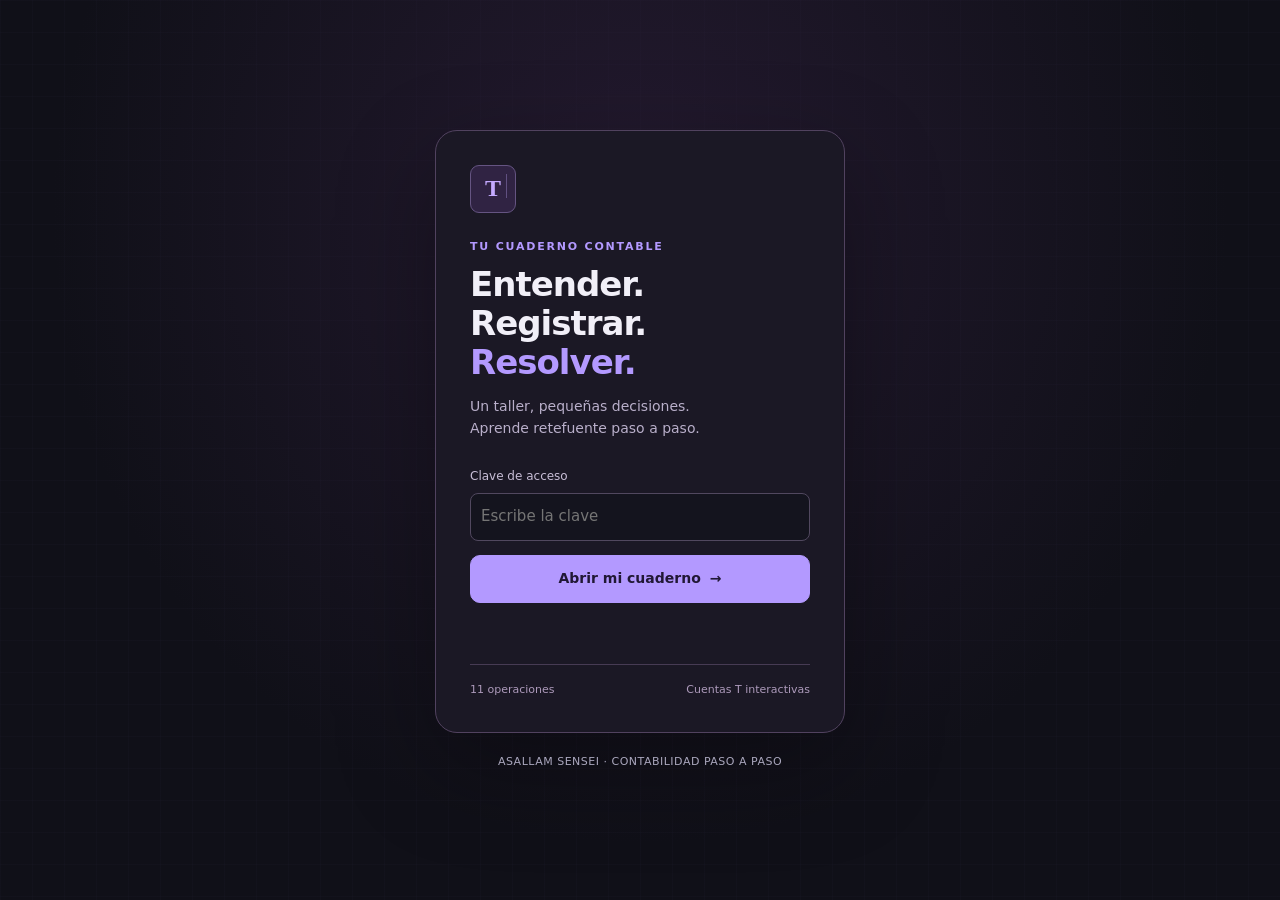
<file: retefuente.html>
<!doctype html>
<html lang="es">
<head>
<meta charset="utf-8">
<meta name="viewport" content="width=device-width, initial-scale=1">
<meta name="theme-color" content="#101018">
<meta name="description" content="Aprende retención en la fuente paso a paso: taller guiado, cuentas T interactivas, emparejar y simulacros. Asallam Sensei.">
<title>ReteFuente · Cuaderno de práctica</title>
<style>
:root{color-scheme:dark;--bg:#101018;--surface:#191923;--raised:#20202c;--line:#343340;--ink:#f1eff8;--muted:#aaa7bd;--purple:#b399ff;--purple-deep:#7653ce;--purple-soft:#302543;--green:#85d5b3;--green-soft:#1c3830;--amber:#f1c784;--red:#ffa3ad;--radius:18px;--shadow:0 20px 60px #0003}
*{box-sizing:border-box}body{margin:0;background:var(--bg);color:var(--ink);font:15px/1.55 system-ui,-apple-system,BlinkMacSystemFont,"Segoe UI",sans-serif}button,input,select{font:inherit}button,a,input,select,summary{-webkit-tap-highlight-color:transparent}button{cursor:pointer}button:disabled{cursor:default;opacity:.5}button:focus-visible,a:focus-visible,input:focus-visible,select:focus-visible,summary:focus-visible{outline:3px solid var(--purple);outline-offset:4px}a{color:#cbb9ff;text-underline-offset:4px}button{color:inherit}h1,h2,h3,p{margin:0}h1{font-size:clamp(25px,3vw,36px);line-height:1.15;letter-spacing:-1px}h2{font-size:23px;line-height:1.35;letter-spacing:-.45px}h3{font-size:16px}small,.small{font-size:12px}.muted{color:var(--muted)}.mono{font-family:ui-monospace,SFMono-Regular,Consolas,monospace;font-variant-numeric:tabular-nums}.eyebrow{font-size:11px;font-weight:750;letter-spacing:1.8px;text-transform:uppercase;color:var(--purple)}.stack{display:grid;gap:14px}.row{display:flex;gap:10px;align-items:center;flex-wrap:wrap}.between{display:flex;justify-content:space-between;gap:14px;align-items:center}.btn{display:inline-flex;align-items:center;justify-content:center;gap:9px;border:1px solid var(--line);background:var(--raised);padding:11px 16px;min-height:44px;border-radius:10px;font-weight:650;text-decoration:none;font-size:14px}.btn:hover{border-color:#80738f;background:#292635}.btn.primary{background:#b399ff;color:#211835;border-color:#b399ff}.btn.primary:hover{background:#c8b4ff}.btn.quiet{background:transparent}.btn.small{padding:7px 11px;min-height:36px;font-size:12px}.icon-btn{padding:8px 12px}.pill{display:inline-flex;align-items:center;gap:6px;padding:4px 9px;border:1px solid var(--line);border-radius:6px;color:var(--muted);font-size:11px;font-weight:650}.pill.purple{color:#d1bfff;background:var(--purple-soft);border-color:#55436e}.pill.green{color:var(--green);border-color:#38594b;background:#1a2b25}.tag-dot{width:6px;height:6px;border-radius:50%;background:currentColor;display:inline-block}.divider{height:1px;background:var(--line);margin:8px 0}.panel{background:var(--surface);border:1px solid var(--line);border-radius:var(--radius)}.pad{padding:24px}.note{font-size:13px;border-left:2px solid var(--purple);padding:10px 13px;background:#241e31;color:#d7cce9;line-height:1.6}.notice{padding:12px 16px;border:1px solid #665034;background:#30291c;color:var(--amber);border-radius:10px;font-size:13px;margin-bottom:16px}.success-text{color:var(--green)}.error-text{color:var(--red)}.progress-track{height:5px;background:#30303d;border-radius:10px;overflow:hidden}.progress-fill{height:100%;background:var(--purple);border-radius:10px;transition:width .35s ease}.empty{padding:32px 18px;text-align:center;display:grid;gap:14px;justify-items:center;color:var(--muted)}
.topbar{height:82px;display:flex;align-items:center;justify-content:space-between;gap:20px;padding:0 34px;border-bottom:1px solid var(--line);background:#13131d}.brand{display:flex;align-items:center;gap:12px}.logo{width:38px;height:42px;border:1px solid #655482;border-radius:9px;background:#302343;display:grid;place-items:center;color:#c4aaff;font:600 24px Georgia,serif;position:relative}.logo:after{content:'';position:absolute;height:24px;border-left:1px solid #c4aaff55;right:8px;top:8px}.brand-name{font-size:19px;font-weight:750;letter-spacing:-.6px}.brand-sub{font-size:10px;color:var(--muted);letter-spacing:1.1px;text-transform:uppercase}.top-actions{display:flex;align-items:center;gap:14px}.save-status{font-size:12px;color:var(--muted)}.save-status:before{content:'●';color:var(--green);font-size:9px;margin-right:8px}.shell{max-width:1530px;margin:auto;display:grid;grid-template-columns:224px minmax(0,1fr);min-height:calc(100vh - 82px)}.sidebar{border-right:1px solid var(--line);padding:28px 20px 20px;display:flex;flex-direction:column;gap:24px}.nav-group{display:grid;gap:6px}.nav-button{display:flex;align-items:center;gap:12px;text-align:left;padding:12px 14px;min-height:46px;border:1px solid transparent;border-radius:10px;background:transparent;color:var(--muted);font-size:14px}.nav-button:hover{background:var(--raised)}.nav-button.active{background:var(--purple-soft);border-color:#59416f;color:#dbcaff}.nav-glyph{display:inline-grid;place-items:center;width:22px;font:500 19px Georgia,serif}.route-caption{padding:0 12px;margin-bottom:4px}.sidebar-summary{padding:16px 12px;border-top:1px solid var(--line);display:grid;gap:10px}.sidebar-summary strong{font-size:24px;color:var(--ink)}.sidebar-footer{margin-top:auto;padding:16px 10px;font-size:11px;color:var(--muted)}.workspace{padding:30px 34px 60px;min-width:0}.page-head{display:flex;justify-content:space-between;align-items:flex-end;gap:20px;margin-bottom:26px}.page-head p{margin-top:9px;color:var(--muted);font-size:14px}.page-head .eyebrow{margin-bottom:10px}.desktop-label{display:inline}.content-grid{display:grid;grid-template-columns:minmax(0,1fr) 320px;gap:22px;align-items:start}.study-column{min-width:0;display:grid;gap:18px}.case-header{padding:18px 22px;background:#211b2c;border:1px solid #4c3a61;border-radius:14px}.case-number{width:38px;height:38px;background:#b399ff;color:#211835;border-radius:10px;display:grid;place-items:center;font:700 17px ui-monospace,monospace;flex-shrink:0}.case-header h2{font-size:17px;letter-spacing:-.2px}.case-header .small{color:#bcb0cf}.case-text{font-size:14px;line-height:1.7;color:#d9d4e4;margin-top:14px}.facts{margin-top:14px}.assumptions{margin-top:14px;font-size:12px;color:var(--muted);border-top:1px solid #493a59;padding-top:12px}.assumptions summary{cursor:pointer;color:#c8b6e3;font-weight:600;min-height:24px}.assumptions ul{padding-left:18px;display:grid;gap:8px}.card-main{padding:25px;box-shadow:var(--shadow)}.step-bar{display:flex;justify-content:space-between;gap:12px;color:var(--muted);font-size:12px;margin-bottom:10px}.step-progress{margin-bottom:26px}.question-title{font-size:23px;line-height:1.4;margin:17px 0 22px}.answers{display:grid;gap:10px}.option{display:flex;align-items:center;gap:13px;padding:13px 15px;min-height:62px;border:1px solid var(--line);border-radius:12px;background:#20202c;text-align:left;transition:background .15s,border-color .15s;color:var(--ink);font-size:14px}.option:hover{background:#292533;border-color:#6c587f}.option.selected{border-color:var(--purple);background:#30253f}.option-letter{border:1px solid #4b4659;width:29px;height:29px;display:grid;place-items:center;border-radius:8px;flex-shrink:0;font:500 12px ui-monospace,monospace;color:var(--muted)}.selected .option-letter{border-color:var(--purple);color:var(--purple)}.option.correct{border-color:#59836e;background:#20362c}.option.incorrect{border-color:#945762;background:#36242e}.option.correct .option-letter{color:var(--green)}.option:disabled{opacity:1}.question-actions{display:flex;gap:10px;justify-content:space-between;align-items:center;flex-wrap:wrap;padding-top:22px}.question-actions .primary{min-width:150px}.feedback{padding:16px 18px;margin-top:18px;background:#20352d;border:1px solid #3d6552;border-radius:12px;font-size:14px}.feedback.bad{background:#35262d;border-color:#71414c}.feedback.assisted{background:#2b263c;border-color:#5f507b}.feedback h3{margin-bottom:7px}.feedback p{color:#d5ded8;line-height:1.65}.feedback.bad p{color:#e8c8cf}.calc-list{display:grid;gap:6px;margin-top:13px}.calc-item{border-radius:7px;background:#0002;padding:8px 10px;font-size:12px}.hint{padding:13px 16px;margin-top:14px;border:1px dashed #7b668d;border-radius:10px;font-size:13px;color:#d8c5f1;background:#292233}.sources-mini{margin-top:13px;font-size:11px}.sources-mini a{margin-right:12px}.micro-help{font-size:12px;color:var(--muted);margin-top:15px}.step-footer{display:flex;justify-content:space-between;align-items:center;margin-top:18px}.dots{display:flex;gap:5px;flex-wrap:wrap}.step-dot{width:7px;height:7px;border-radius:50%;background:#3b3548}.step-dot.done{background:var(--green)}.step-dot.current{background:var(--purple);box-shadow:0 0 0 3px #b399ff22}.jump{border:none;background:transparent;color:var(--muted);font-size:12px;padding:7px}
.notebook{background:#1a1a25;border:1px solid #494153;border-radius:16px;overflow:hidden;position:sticky;top:20px}.notebook-header{padding:18px 20px 15px;border-bottom:1px solid #494153;background:#211e2b}.notebook-header h2{font:500 21px Georgia,serif;font-style:italic}.notebook-body{padding:18px 16px 20px;background-image:linear-gradient(#b399ff07 1px,transparent 1px);background-size:100% 28px}.notebook-empty{min-height:190px;display:grid;align-content:center;gap:10px;text-align:center;color:var(--muted);font-size:13px;padding:24px 16px}.t-mark{font:48px Georgia,serif;color:#6e5f82}.segmented{display:flex;gap:4px;background:#14131d;padding:4px;border-radius:8px;margin-bottom:16px}.segmented button{flex:1;background:transparent;border:0;border-radius:5px;padding:7px 6px;font-size:11px;color:var(--muted);min-height:32px}.segmented button.active{background:#3c2f50;color:#e5d8fa}.t-accounts{display:grid;gap:17px}.t-account{animation:arrive .25s ease}.t-heading{text-align:center;margin-bottom:6px}.t-code{font-size:10px;color:var(--purple);font-family:ui-monospace,monospace}.t-name{font-size:12px;font-weight:600}.t-columns{border-top:2px solid #777084;display:grid;grid-template-columns:1fr 1fr;min-height:68px;font-size:12px;font-variant-numeric:tabular-nums}.t-col{padding:7px 7px 8px;text-align:right}.t-col+.t-col{border-left:1px solid #777084}.t-side{font-size:9px;letter-spacing:1px;color:var(--muted);margin-bottom:4px;text-align:center}.t-value{font-family:ui-monospace,monospace;white-space:nowrap}.t-col.debit .t-value{color:#ccb8ff}.t-col.credit .t-value{color:#a2d8c4}.ledger-totals{display:grid;grid-template-columns:1fr 1fr;gap:12px;border-top:1px solid #4a4059;margin-top:20px;padding-top:15px;font-size:11px}.ledger-totals strong{display:block;margin-top:4px;font-size:14px;font-family:ui-monospace,monospace}.balance{font-size:11px;padding:8px 10px;margin-top:10px;border-radius:6px;text-align:center;background:#242131;color:var(--muted)}.balance.ok{background:#20352d;color:var(--green)}.notebook-collapse{display:none}.entry-grid{display:grid;gap:10px}.entry-row{padding:12px;background:#20202b;border:1px solid var(--line);border-radius:10px}.entry-row .entry-label{font-size:11px;color:var(--muted);margin-bottom:7px}.entry-fields{display:grid;grid-template-columns:minmax(0,1fr) 82px 130px;gap:8px}.field-label{display:block;font-size:10px;color:var(--muted);margin-bottom:4px}select,input[type=text],input[type=password],input[type=number],input[type=search]{width:100%;border:1px solid #51485f;border-radius:8px;background:#14141e;color:var(--ink);min-height:42px;padding:8px 10px;min-width:0}select{font-size:12px}input[type=number]{font-family:ui-monospace,monospace;font-size:13px}.field-error{border-color:var(--red)!important;background:#33222b!important}.entry-errors{font-size:11px;color:var(--red);margin-top:6px}.entry-balance{padding:12px 15px;border:1px solid var(--line);border-radius:10px;font-size:12px;margin-top:13px}.entry-balance strong{font-variant-numeric:tabular-nums}.solved-stamp{font-size:12px;color:var(--green)}
.case-list{display:grid;gap:8px}.case-item{display:grid;grid-template-columns:32px minmax(0,1fr) auto;gap:12px;text-align:left;align-items:center;width:100%;border:1px solid var(--line);border-radius:10px;background:var(--raised);padding:13px;min-height:65px}.case-item:hover,.case-item.active{border-color:var(--purple);background:#30253f}.case-item .num{color:var(--purple);font-family:ui-monospace,monospace}.case-item strong{display:block;font-size:14px}.case-item small{color:var(--muted);font-size:11px}.case-item .case-state{color:var(--muted);font-size:11px}.case-item.completed .case-state{color:var(--green)}.filters{padding:18px 20px;margin-bottom:18px}.filters summary{cursor:pointer;display:flex;align-items:center;justify-content:space-between;gap:10px;font-size:13px;font-weight:650}.filter-body{display:grid;gap:17px;padding-top:18px}.filter-line{display:grid;gap:8px}.filter-line>span{font-size:11px;text-transform:uppercase;color:var(--muted);letter-spacing:1px}.chips{display:flex;flex-wrap:wrap;gap:7px}.chip{border:1px solid var(--line);border-radius:8px;background:#171620;color:var(--muted);padding:8px 12px;font-size:12px;min-height:36px}.chip.active{border-color:#755c9b;background:#352744;color:#d9c6f6}.switch-label{display:flex;align-items:center;gap:9px;font-size:13px;cursor:pointer}.switch-label input{accent-color:var(--purple);width:17px;height:17px}.filter-bottom{display:flex;align-items:end;flex-wrap:wrap;gap:14px}.select-field{min-width:125px}.filter-count{font-size:12px;color:var(--muted)}.metric-row{display:grid;grid-template-columns:repeat(3,1fr);gap:10px;margin:20px 0}.metric{border:1px solid var(--line);border-radius:10px;padding:15px}.metric strong{font-size:24px;display:block}.metric span{font-size:11px;color:var(--muted)}.finish-icon{width:52px;height:52px;border:1px solid #796693;border-radius:50%;display:grid;place-items:center;color:var(--purple);font-size:24px;margin-bottom:18px}.finish-title{font-size:27px}.review-item{padding:16px 0;border-top:1px solid var(--line);font-size:13px}.review-item h3{margin:6px 0;font-size:14px}.review-item p{color:var(--muted)}.review-item details{margin-top:8px}.review-item summary{cursor:pointer;color:var(--purple)}.review-list{display:grid;gap:4px}.match-board{display:grid;grid-template-columns:1fr 1fr;gap:12px}.match-column{display:grid;gap:10px}.match-tile{border:1px solid var(--line);background:#21212d;color:var(--ink);border-radius:12px;min-height:91px;padding:13px 10px;font-size:13px;text-align:center;overflow-wrap:anywhere}.match-tile.left{font-family:ui-monospace,monospace;color:#d7c8fc}.match-tile.selected{border-color:var(--purple);background:#3b2b51}.match-tile.matched{opacity:.5;background:#20382f;border-color:#4d7861;color:var(--green)}.match-tile.wrong{border-color:var(--red);background:#3b2631}.match-feedback{min-height:67px;padding:13px 0;font-size:13px}.match-feedback strong{display:block;margin-bottom:3px}.exam-numbers{display:flex;gap:6px;flex-wrap:wrap;margin-top:18px}.exam-number{width:34px;height:34px;border:1px solid var(--line);border-radius:7px;background:var(--raised);font-size:12px}.exam-number.answered{background:#3a2a50;border-color:#80659e}.exam-number.active{outline:2px solid var(--purple);outline-offset:2px}.timer{font-family:ui-monospace,monospace;color:var(--amber)}.glossary{display:grid;grid-template-columns:repeat(2,1fr);gap:12px}.account-card{border:1px solid var(--line);border-radius:12px;padding:16px;display:grid;gap:7px;background:var(--raised)}.account-card strong{font-size:14px}.account-card p{font-size:12px;color:var(--muted)}.source-card{padding:14px 0;border-bottom:1px solid var(--line);font-size:13px}.source-card p{font-size:12px;color:var(--muted);margin-top:5px}.scroll-table{overflow-x:auto;max-width:100%}table{border-collapse:collapse;width:100%;font-size:12px}th,td{text-align:left;padding:12px 10px;border-bottom:1px solid var(--line);vertical-align:top}th{font-weight:600;color:var(--muted);font-size:10px;letter-spacing:.5px}td.amount,th.amount{text-align:right;white-space:nowrap;font-variant-numeric:tabular-nums}.total-row{font-weight:700;background:#292135}.reference-tabs{margin-bottom:18px}.summary-box{display:grid;gap:14px}.summary-mini{display:grid;grid-template-columns:1fr 1fr;gap:8px}.summary-mini>div{padding:12px;border:1px solid var(--line);border-radius:9px}.summary-mini strong{display:block;font:600 17px ui-monospace,monospace}.summary-mini span{font-size:11px;color:var(--muted)}
.modal-overlay{position:fixed;inset:0;background:#08060dcc;z-index:50;display:flex;justify-content:center;align-items:center;padding:22px;backdrop-filter:blur(6px)}.modal{width:min(680px,100%);max-height:88vh;max-height:88dvh;overflow-y:auto;background:#1b1a26;border:1px solid #534361;border-radius:18px;padding:24px;box-shadow:var(--shadow)}.modal-head{position:sticky;top:-24px;background:#1b1a26;padding:0 0 17px;z-index:1;display:flex;align-items:center;justify-content:space-between;gap:20px}.modal-head h2{font-size:21px}.modal-overlay[hidden]{display:none}.login-page{min-height:100vh;min-height:100dvh;display:grid;place-items:center;padding:28px;background:radial-gradient(ellipse at 50% 24%,#35224488,transparent 65%),linear-gradient(#b399ff04 1px,transparent 1px),linear-gradient(90deg,#b399ff04 1px,transparent 1px),#101018;background-size:auto,32px 32px,32px 32px,auto}.login-wrap{width:min(410px,100%)}.login-card{border:1px solid #51425f;border-radius:22px;background:#1b1825;padding:34px;box-shadow:0 35px 100px #0005}.login-card .logo{margin-bottom:25px;width:46px;height:48px}.login-card h1{margin:10px 0 14px;font-size:34px}.login-card .intro{font-size:14px;color:#b9afca;margin-bottom:27px}.login-card label{display:block;font-size:12px;color:#c8bed7;margin-bottom:8px}.login-card input{min-height:48px;margin-bottom:14px}.login-card .btn{width:100%;min-height:48px}.login-foot{margin-top:20px;text-align:center;font-size:11px;color:var(--muted);letter-spacing:.5px}.login-error{color:var(--red);font-size:12px;min-height:24px;margin-top:12px}.login-decoration{display:flex;justify-content:space-between;border-top:1px solid #473b54;margin-top:25px;padding-top:16px;font-size:11px;color:#ad9abb}.toast{position:fixed;bottom:24px;left:50%;transform:translateX(-50%);max-width:calc(100% - 32px);z-index:90;padding:12px 20px;background:#e8ddff;color:#281c3b;border-radius:12px;box-shadow:var(--shadow);font-size:13px;pointer-events:none}.toast[hidden]{display:none}.skip-link{position:fixed;top:-60px;left:20px;z-index:100;background:var(--purple);color:#211835;padding:10px}.skip-link:focus{top:10px}.loading{min-height:65vh;display:grid;place-content:center;gap:12px;text-align:center;color:var(--muted)}.loading .logo{margin:auto}ul.compact{padding-left:18px;display:grid;gap:9px;font-size:13px;color:var(--muted)}.mobile-menu{display:none}.access-only{max-width:760px;margin:auto}.read-only-label{font-size:10px;color:var(--muted);margin-bottom:12px}.match-explanations{display:grid;gap:8px}.match-explanations p{font-size:12px;color:var(--muted)}@keyframes arrive{from{opacity:.4;transform:translateY(4px)}to{opacity:1;transform:none}}
@media(min-width:1500px){.content-grid{grid-template-columns:minmax(0,1fr) 350px}}
@media(max-width:1150px){.shell{grid-template-columns:190px 1fr}.sidebar{padding:24px 12px}.workspace{padding:26px 24px 50px}.content-grid{grid-template-columns:minmax(0,1fr) 275px;gap:16px}.card-main{padding:20px}.entry-fields{grid-template-columns:minmax(0,1fr) 76px 112px}.question-title{font-size:21px}.notebook-body{padding:16px 12px}}
@media(max-width:980px){.content-grid{grid-template-columns:1fr}.notebook{position:static}.notebook-collapse{display:block}.notebook.collapsed .notebook-body{display:none}.notebook-header{display:flex;align-items:center;justify-content:space-between;gap:12px}.notebook-header h2{font-size:19px}.t-accounts{grid-template-columns:repeat(2,minmax(0,1fr))}.entry-fields{grid-template-columns:minmax(0,1fr) 90px 145px}}
@media(max-width:700px){.topbar{height:68px;padding:0 17px}.top-actions{gap:8px}.brand-name{font-size:17px}.brand-sub{font-size:8px;letter-spacing:.8px}.logo{width:32px;height:36px;font-size:21px}.save-status,.desktop-label{display:none}.shell{display:block}.sidebar{padding:8px 12px;border-right:0;border-bottom:1px solid var(--line);position:sticky;top:0;z-index:20;background:#14141eee;backdrop-filter:blur(10px);display:block}.nav-group.primary-nav{display:grid;grid-template-columns:repeat(4,1fr);gap:4px}.nav-button{display:grid;gap:3px;justify-items:center;justify-content:center;padding:7px 3px;border-radius:8px;font-size:10px;min-height:51px;line-height:1.2}.nav-glyph{font-size:17px}.route-caption,.sidebar-summary,.sidebar-footer,.secondary-nav{display:none}.workspace{padding:22px 14px 38px}.page-head{margin-bottom:18px;gap:12px;align-items:center}.page-head h1{font-size:27px}.page-head p{font-size:12px;max-width:245px}.page-head .eyebrow{font-size:9px;margin-bottom:7px;letter-spacing:1.4px}.page-head .btn{font-size:11px;padding:9px 10px;min-height:40px}.case-header{padding:15px 16px;border-radius:13px}.case-header h2{font-size:15px}.case-number{width:32px;height:32px;font-size:14px}.case-text{font-size:13px;line-height:1.6}.case-header .small{font-size:10px}.card-main{padding:20px 17px;border-radius:15px}.question-title{font-size:21px;line-height:1.35;margin:15px 0 19px}.option{font-size:13px;padding:12px;min-height:60px;gap:10px}.option-letter{width:25px;height:25px;font-size:11px}.step-progress{margin-bottom:21px}.question-actions{gap:8px}.question-actions .btn{font-size:12px;padding:10px 12px}.question-actions .primary{min-width:135px}.feedback{padding:14px;font-size:13px}.entry-fields{grid-template-columns:minmax(0,1fr) 100px}.entry-fields .account-field{grid-column:1/-1}.entry-fields select{font-size:12px}.entry-row{padding:11px}.metric-row{gap:7px}.metric{padding:12px 9px}.metric strong{font-size:22px}.metric span{font-size:10px}.pad{padding:20px 17px}.filters{padding:14px 16px}.chip{padding:7px 10px;font-size:11px}.match-board{gap:8px}.match-column{gap:8px}.match-tile{font-size:12px;min-height:94px;padding:12px 7px}.match-tile.left{font-size:13px}.modal-overlay{padding:12px}.modal{padding:19px;max-height:91dvh}.modal-head{top:-19px}.modal-head h2{font-size:19px}.glossary{grid-template-columns:1fr}.mobile-menu{display:inline-flex}.login-card{padding:28px}.t-accounts{gap:13px}.t-name{font-size:11px}.t-value{font-size:11px}.t-col{padding:7px 4px}.summary-mini strong{font-size:15px}}
.floating-notebook{display:none}
@media(max-width:980px){.floating-notebook{display:inline-flex;position:fixed;bottom:18px;right:18px;z-index:25;background:#b399ff;color:#211835;border-color:#b399ff;box-shadow:0 6px 25px #0008;font-size:12px}.workspace{padding-bottom:95px}.step-footer{margin-bottom:12px}}
@media(max-width:700px){.top-actions>button:last-child{display:none}.topbar{gap:10px}}
@media(prefers-reduced-motion:reduce){*,*:before,*:after{animation:none!important;transition:none!important;scroll-behavior:auto!important}}
@media print{.topbar,.sidebar,.page-head .btn,.question-actions,.step-footer,.modal-overlay,.toast,.filters{display:none!important}body{background:#fff;color:#111}.workspace{padding:0}.shell,.content-grid{display:block}.panel,.notebook{background:#fff;color:#111;border-color:#aaa;box-shadow:none}.muted,.t-side{color:#555}.notebook{break-inside:avoid}.notebook-body{display:block!important}.t-code,.t-value,.t-name{color:#111!important}a{color:#333}}
</style>
</head>
<body>
<a class="skip-link" href="#main">Saltar al contenido</a>
<div id="app"><div class="loading"><div class="logo">T</div><p>Abriendo tu cuaderno…</p></div></div>
<div id="modalRoot"></div><div id="toast" class="toast" role="status" hidden></div>
<input type="file" id="importFile" accept="application/json,.json" hidden aria-label="Importar avance">
<script id="offline-data" type="application/json">{"config":{"version":"1.0.0","schemaVersion":1,"title":"ReteFuente · Cuaderno de práctica","brand":"Asallam Sensei","period":"Septiembre de 2026","storageKey":"retefuente.cuaderno.v1","accessKey":"retefuente","uvt":52374,"iva":0.19,"reteiva":0.15,"topics":[{"id":"cuentas","label":"Cuentas"},{"id":"fundamentos","label":"Desde cero"},{"id":"iva","label":"IVA"},{"id":"retenciones","label":"Retenciones"},{"id":"asientos","label":"Asientos"},{"id":"criterio","label":"Criterio"},{"id":"cierre","label":"Cierre"}],"levels":[{"id":0,"label":"Desde cero"},{"id":1,"label":"Aplicación"},{"id":2,"label":"Taller"}],"notes":["Convención de este cuaderno: primero se causa la operación a crédito; el pago se muestra como un asiento posterior. Esto permite comparar comprador y vendedor.","Valores en pesos, redondeados al peso más cercano. El IVA de un total incluido se obtiene por diferencia entre total y base redondeada. No se redondean estas partidas a miles.","Los códigos son un mapa didáctico del PUC para comerciantes. Los nombres 2408-D y 2408-G identifican auxiliares didácticos de la misma cuenta 2408, no subcuentas oficiales.","Los servicios comunes conservan el IVA en un auxiliar por depurar. El taller no trae los ingresos completos del período para calcular su proporcionalidad definitiva.","La calidad de gran contribuyente, responsable del IVA y autorretenedor describe obligaciones diferentes. No se deduce una de otra.","La ruta trabaja retenciones ordinarias con los supuestos visibles de cada caso. No calcula autorretención especial de Sembremos sin actividad CIIU ni demás requisitos.","El anexo de cierre es un resumen didáctico de estas operaciones, no una declaración oficial ni un Formulario 350 listo para presentar."],"rules":[{"concept":"Servicios generales","rate":"4% declarante / 6% no declarante","base":"2 UVT = $104.748","note":"Revisar excepciones y rentas de trabajo de personas naturales.","sources":["bases","servicios","pn"]},{"concept":"Compras generales","rate":"2,5% declarante / 3,5% no declarante","base":"10 UVT = $523.740","note":"No trasladar esta regla a bienes con tratamiento especial.","sources":["vigencia","dur"]},{"concept":"Honorarios","rate":"11% persona jurídica; 10% PN en el escenario elegido","base":"Sin base mínima en el régimen ordinario","note":"PN: evaluar artículo 383 y condiciones del 11%; ser responsable del IVA no decide la tarifa.","sources":["honorarios","pn"]},{"concept":"Arrendamiento de inmuebles y transporte de pasajeros","rate":"3,5%","base":"10 UVT = $523.740","note":"Bases según régimen restablecido del Decreto 572; separar transporte de carga.","sources":["bases","vigencia"]},{"concept":"Arrendamiento de bienes muebles","rate":"4%","base":"Sin base mínima en este concepto","note":"El alquiler de un equipo no es una compra del equipo.","sources":["muebles"]},{"concept":"Compra de combustibles derivados del petróleo","rate":"0,1%","base":"Valor del pago o abono","note":"Aplicable a la compra a distribuidores mayoristas o minoristas.","sources":["combustible"]},{"concept":"ReteIVA general","rate":"15% del IVA","base":"Ver agente, operación y cuantía","note":"No es el 15% del total; existen excepciones, entre ellas ciertas operaciones entre agentes.","sources":["reteiva","agentes"]}]},"cuentas":[{"id":"1105","code":"1105","name":"Caja","classification":"Activo","nature":"D","description":"Efectivo que entra o sale de la empresa.","topic":"cuentas","level":0,"source":"puc","auxiliary":false},{"id":"1110","code":"1110","name":"Bancos","classification":"Activo","nature":"D","description":"Dinero disponible en cuentas bancarias.","topic":"cuentas","level":0,"source":"puc","auxiliary":false},{"id":"1305","code":"1305","name":"Clientes","classification":"Activo","nature":"D","description":"Derecho a cobrar una venta o un servicio a crédito.","topic":"cuentas","level":0,"source":"puc","auxiliary":false},{"id":"135515","code":"135515","name":"Retención en la fuente a favor","classification":"Activo","nature":"D","description":"Anticipo de renta: lo retenido al vendedor, no una pérdida.","topic":"cuentas","level":0,"source":"puc","auxiliary":false},{"id":"135517","code":"135517","name":"IVA retenido a favor","classification":"Activo","nature":"D","description":"Valor de la retención de IVA que le practicaron al vendedor.","topic":"cuentas","level":0,"source":"puc","auxiliary":false},{"id":"1435","code":"1435","name":"Mercancías no fabricadas por la empresa","classification":"Activo","nature":"D","description":"Bienes adquiridos para revender.","topic":"cuentas","level":0,"source":"puc","auxiliary":false},{"id":"152805","code":"152805","name":"Equipos de procesamiento de datos","classification":"Activo","nature":"D","description":"Computadores que se usan en el negocio.","topic":"cuentas","level":0,"source":"puc","auxiliary":false},{"id":"2205","code":"2205","name":"Proveedores nacionales","classification":"Pasivo","nature":"C","description":"Obligación por compras a proveedores del país.","topic":"cuentas","level":0,"source":"puc","auxiliary":false},{"id":"2335","code":"2335","name":"Costos y gastos por pagar","classification":"Pasivo","nature":"C","description":"Obligación causada por servicios y gastos pendientes de pago.","topic":"cuentas","level":0,"source":"puc","auxiliary":false},{"id":"236515","code":"236515","name":"Retención por honorarios","classification":"Pasivo","nature":"C","description":"Renta retenida a terceros por honorarios.","topic":"cuentas","level":0,"source":"puc","auxiliary":false},{"id":"236525","code":"236525","name":"Retención por servicios","classification":"Pasivo","nature":"C","description":"Renta retenida a terceros por servicios.","topic":"cuentas","level":0,"source":"puc","auxiliary":false},{"id":"236530","code":"236530","name":"Retención por arrendamientos","classification":"Pasivo","nature":"C","description":"Renta retenida a terceros por arrendamientos.","topic":"cuentas","level":0,"source":"puc","auxiliary":false},{"id":"236540","code":"236540","name":"Retención por compras","classification":"Pasivo","nature":"C","description":"Renta retenida por compras; se puede detallar por auxiliar.","topic":"cuentas","level":0,"source":"puc","auxiliary":false},{"id":"236575","code":"236575","name":"Autorretenciones","classification":"Pasivo","nature":"C","description":"Retención que el propio beneficiario causa a su cargo.","topic":"cuentas","level":0,"source":"puc","auxiliary":false},{"id":"2367","code":"2367","name":"Impuesto a las ventas retenido","classification":"Pasivo","nature":"C","description":"IVA retenido a terceros, pendiente de entregar a la DIAN.","topic":"cuentas","level":0,"source":"puc","auxiliary":false},{"id":"2408-D","code":"2408","name":"IVA de compras por depurar","classification":"Pasivo · auxiliar deudor","nature":"D","description":"Auxiliar de 2408 para IVA de compras. En gastos comunes, el descuento final exige depuración.","topic":"cuentas","level":0,"source":"puc","auxiliary":true},{"id":"2408-G","code":"2408","name":"IVA generado","classification":"Pasivo · auxiliar acreedor","nature":"C","description":"Auxiliar de 2408 para el IVA facturado al cliente.","topic":"cuentas","level":0,"source":"puc","auxiliary":true},{"id":"3115","code":"3115","name":"Aportes sociales","classification":"Patrimonio","nature":"C","description":"Aportes de los socios en una sociedad de cuotas.","topic":"cuentas","level":0,"source":"puc","auxiliary":false},{"id":"4135","code":"4135","name":"Comercio al por mayor y al por menor","classification":"Ingreso","nature":"C","description":"Ingreso por venta de mercancías; no incluye el IVA.","topic":"cuentas","level":0,"source":"puc","auxiliary":false},{"id":"4145","code":"4145","name":"Transporte, almacenamiento y comunicaciones","classification":"Ingreso","nature":"C","description":"Ingreso por prestación de transporte, con auxiliar según actividad.","topic":"cuentas","level":0,"source":"puc","auxiliary":false},{"id":"4155","code":"4155","name":"Actividades inmobiliarias, empresariales y de alquiler","classification":"Ingreso","nature":"C","description":"Ingreso por asesorías o alquiler, detallado por actividad.","topic":"cuentas","level":0,"source":"puc","auxiliary":false},{"id":"511025","code":"511025","name":"Asesoría jurídica","classification":"Gasto","nature":"D","description":"Honorarios por asesoría jurídica recibida.","topic":"cuentas","level":0,"source":"puc","auxiliary":false},{"id":"511035","code":"511035","name":"Asesoría técnica","classification":"Gasto","nature":"D","description":"Honorarios por asesoría técnica recibida.","topic":"cuentas","level":0,"source":"puc","auxiliary":false},{"id":"512010","code":"512010","name":"Arrendamiento de construcciones y edificaciones","classification":"Gasto","nature":"D","description":"Canon por uso de un local o edificio.","topic":"cuentas","level":0,"source":"puc","auxiliary":false},{"id":"512015","code":"512015","name":"Arrendamiento de maquinaria y equipo","classification":"Gasto","nature":"D","description":"Canon por uso de un equipo; no se adquiere el bien.","topic":"cuentas","level":0,"source":"puc","auxiliary":false},{"id":"513550","code":"513550","name":"Transporte, fletes y acarreos","classification":"Gasto","nature":"D","description":"Transporte contratado por la empresa.","topic":"cuentas","level":0,"source":"puc","auxiliary":false},{"id":"514515","code":"514515","name":"Mantenimiento de maquinaria y equipo","classification":"Gasto","nature":"D","description":"Conservación o reparación ordinaria del equipo.","topic":"cuentas","level":0,"source":"puc","auxiliary":false},{"id":"519535","code":"519535","name":"Combustibles y lubricantes","classification":"Gasto","nature":"D","description":"Combustible consumido en la operación.","topic":"cuentas","level":0,"source":"puc","auxiliary":false},{"id":"6135","code":"6135","name":"Costo de ventas de comercio","classification":"Costo","nature":"D","description":"Costo de la mercancía vendida; requiere conocer su costo contable.","topic":"cuentas","level":0,"source":"puc","auxiliary":false}],"preguntas":[{"id":"b001","topic":"fundamentos","level":0,"type":"choice","prompt":"¿Qué representa un activo?","options":[{"id":"ok","text":"Un recurso controlado por la empresa"},{"id":"w0","text":"Una obligación con terceros"},{"id":"w1","text":"Cualquier ingreso recibido"}],"answer":"ok","hint":"Piensa en caja, bancos o mercancía.","explanation":"Un activo es un recurso. Puede ser efectivo, un bien o un derecho a cobrar.","calculation":[],"sources":["puc"]},{"id":"b002","topic":"fundamentos","level":0,"type":"choice","prompt":"¿Qué representa un pasivo?","options":[{"id":"ok","text":"Una obligación presente"},{"id":"w0","text":"Una ganancia asegurada"},{"id":"w1","text":"Todo dinero que entra"}],"answer":"ok","hint":"Piensa en lo que la empresa debe.","explanation":"Proveedores y retenciones por pagar son obligaciones: se clasifican como pasivos.","calculation":[],"sources":["puc"]},{"id":"b003","topic":"fundamentos","level":0,"type":"choice","prompt":"¿Cuál es la ecuación contable básica?","options":[{"id":"ok","text":"Activo = Pasivo + Patrimonio"},{"id":"w0","text":"Activo = Ingresos + IVA"},{"id":"w1","text":"Patrimonio = Activo + Pasivo"}],"answer":"ok","hint":"Los recursos se financian con terceros y con recursos propios.","explanation":"El patrimonio es el valor residual: activo menos pasivo.","calculation":[],"sources":["puc"]},{"id":"b004","topic":"fundamentos","level":0,"type":"choice","prompt":"En una cuenta T, ¿qué lado es el debe?","options":[{"id":"ok","text":"El lado izquierdo"},{"id":"w0","text":"El lado derecho"},{"id":"w1","text":"Depende de si hubo ganancia"}],"answer":"ok","hint":"El nombre del lado nunca cambia.","explanation":"Debe es izquierda y haber es derecha. Eso no significa automáticamente entrada o salida de dinero.","calculation":[],"sources":["puc"]},{"id":"b005","topic":"fundamentos","level":0,"type":"choice","prompt":"¿Cómo aumenta normalmente un activo?","options":[{"id":"ok","text":"Con un débito"},{"id":"w0","text":"Con un crédito"},{"id":"w1","text":"Siempre con una retención"}],"answer":"ok","hint":"Observa qué pasa cuando entra dinero a caja.","explanation":"Los activos ordinarios aumentan al debe y disminuyen al haber; existen cuentas correctoras con dinámica distinta.","calculation":[],"sources":["puc"]},{"id":"b006","topic":"fundamentos","level":0,"type":"choice","prompt":"¿Cómo aumenta normalmente un pasivo?","options":[{"id":"ok","text":"Con un crédito"},{"id":"w0","text":"Con un débito"},{"id":"w1","text":"Solo cuando se paga"}],"answer":"ok","hint":"Una deuda nueva se ubica al haber.","explanation":"Al causar una obligación aumenta el pasivo; al pagarla se debita y disminuye.","calculation":[],"sources":["puc"]},{"id":"b007","topic":"fundamentos","level":0,"type":"choice","prompt":"¿Qué comprueba la partida doble?","options":[{"id":"ok","text":"Que el total del debe sea igual al total del haber"},{"id":"w0","text":"Que todas las cuentas tengan saldo cero"},{"id":"w1","text":"Que solo se usen dos cuentas"}],"answer":"ok","hint":"Un asiento puede tener más de dos cuentas.","explanation":"Cada operación conserva la igualdad de los importes debitados y acreditados. Cuadrar es necesario, pero también deben ser correctas las cuentas.","calculation":[],"sources":["puc"]},{"id":"b008","topic":"fundamentos","level":0,"type":"choice","prompt":"¿Comprar a crédito significa que ya salió dinero?","options":[{"id":"ok","text":"No: nace una obligación por pagar"},{"id":"w0","text":"Sí: siempre sale de bancos"},{"id":"w1","text":"No se registra hasta pagar"}],"answer":"ok","hint":"Separa causación y pago.","explanation":"La compra a crédito se registra con un pasivo. Cuando se paga, se cancela ese pasivo contra caja o bancos.","calculation":[],"sources":["puc"]},{"id":"b009","topic":"iva","level":0,"type":"choice","prompt":"¿El IVA que factura un vendedor es su ingreso por ventas?","options":[{"id":"ok","text":"No: se registra separado del ingreso"},{"id":"w0","text":"Sí: todo el total es ingreso"},{"id":"w1","text":"Solo si cobra en efectivo"}],"answer":"ok","hint":"El IVA se recauda para el Estado.","explanation":"El ingreso se reconoce por el valor antes de IVA; el impuesto generado se reconoce por separado.","calculation":[],"sources":["reteiva","prorrata"]},{"id":"b010","topic":"iva","level":1,"type":"choice","prompt":"Un total de $119.000 incluye IVA del 19%. ¿Cuál es la base?","options":[{"id":"ok","text":"$100.000"},{"id":"w0","text":"$96.390"},{"id":"w1","text":"$119.000"}],"answer":"ok","hint":"Divide entre 1,19.","explanation":"Si el IVA está incluido, el total representa el 119% de la base. Restar 19% al total produce un valor equivocado.","calculation":[],"sources":["reteiva","prorrata"]},{"id":"b011","topic":"iva","level":1,"type":"choice","prompt":"Una venta de $100.000 más IVA del 19% suma…","options":[{"id":"ok","text":"$119.000"},{"id":"w0","text":"$100.019"},{"id":"w1","text":"$81.000"}],"answer":"ok","hint":"Calcula primero el 19% de la base.","explanation":"IVA = $19.000. Total = base + IVA = $119.000.","calculation":[],"sources":["reteiva","prorrata"]},{"id":"b012","topic":"iva","level":1,"type":"choice","prompt":"Si el IVA facturado es $190.000, ¿cuánto es su reteIVA al 15%?","options":[{"id":"ok","text":"$28.500"},{"id":"w0","text":"$150.000"},{"id":"w1","text":"$190.000"}],"answer":"ok","hint":"El porcentaje se aplica al impuesto.","explanation":"ReteIVA = $190.000 × 15% = $28.500. La base de esta retención es el IVA, no la base de la factura.","calculation":[],"sources":["reteiva","prorrata"]},{"id":"b013","topic":"retenciones","level":0,"type":"choice","prompt":"¿Qué hace quien practica una retención?","options":[{"id":"ok","text":"Descuenta una parte del pago y la debe entregar a la DIAN"},{"id":"w0","text":"Se queda con una utilidad adicional"},{"id":"w1","text":"Elimina parte de la venta"}],"answer":"ok","hint":"Retener genera una obligación.","explanation":"Para el retenedor nace una cuenta por pagar al Estado. Para el beneficiario es un anticipo de su impuesto.","calculation":[],"sources":["bases","servicios","honorarios"]},{"id":"b014","topic":"retenciones","level":0,"type":"choice","prompt":"¿Ser responsable del IVA significa ser autorretenedor de renta?","options":[{"id":"ok","text":"No, son calidades distintas"},{"id":"w0","text":"Sí, siempre"},{"id":"w1","text":"Solo si la factura supera un millón"}],"answer":"ok","hint":"Cada calidad responde a una obligación diferente.","explanation":"Hay que revisar por separado IVA, calidad de agente retenedor y autorretención.","calculation":[],"sources":["bases","servicios","honorarios"]},{"id":"b015","topic":"retenciones","level":1,"type":"choice","prompt":"Compra: base $2.000.000. Retención de renta al 2,5%. ¿Cuánto se retiene?","options":[{"id":"ok","text":"$50.000"},{"id":"w0","text":"$500.000"},{"id":"w1","text":"$59.500"}],"answer":"ok","hint":"2,5% equivale a 0,025.","explanation":"La retención de renta de esta compra se calcula sobre la base sin IVA: $2.000.000 × 0,025.","calculation":[],"sources":["bases","servicios","honorarios"]},{"id":"b016","topic":"retenciones","level":1,"type":"choice","prompt":"Factura total $1.190.000; retefuente $25.000 y reteIVA $28.500. ¿Neto al proveedor?","options":[{"id":"ok","text":"$1.136.500"},{"id":"w0","text":"$1.243.500"},{"id":"w1","text":"$1.165.000"}],"answer":"ok","hint":"Resta ambas retenciones al total.","explanation":"Neto = $1.190.000 − $25.000 − $28.500 = $1.136.500. Los importes retenidos no se pagan al proveedor.","calculation":[],"sources":["bases","servicios","honorarios"]},{"id":"b017","topic":"retenciones","level":1,"type":"choice","prompt":"Honorarios pagados a una sociedad: tarifa ordinaria del ejercicio.","options":[{"id":"ok","text":"11%"},{"id":"w0","text":"4%"},{"id":"w1","text":"2,5%"}],"answer":"ok","hint":"Identifica primero el concepto y luego el beneficiario.","explanation":"Los honorarios a una persona jurídica se trabajan al 11%, salvo un tratamiento especial aplicable.","calculation":[],"sources":["bases","servicios","honorarios"]},{"id":"b018","topic":"retenciones","level":1,"type":"choice","prompt":"¿Basta saber que una persona natural es responsable del IVA para fijar su retefuente por honorarios?","options":[{"id":"ok","text":"No: faltan datos del régimen y del contrato"},{"id":"w0","text":"Sí: siempre es 11%"},{"id":"w1","text":"Sí: siempre es 4%"}],"answer":"ok","hint":"IVA y renta son análisis diferentes.","explanation":"Se deben evaluar la tabla del artículo 383 y, en el régimen ordinario, los supuestos del 10% o 11%.","calculation":[],"sources":["bases","servicios","honorarios"]},{"id":"b019","topic":"retenciones","level":1,"type":"choice","prompt":"¿La reteIVA general se practica entre dos grandes contribuyentes en la operación ordinaria del taller?","options":[{"id":"ok","text":"No, se aplica la excepción entre esos agentes"},{"id":"w0","text":"Sí, siempre al 15%"},{"id":"w1","text":"Sí, al 100%"}],"answer":"ok","hint":"Comprueba las calidades de ambos.","explanation":"El parágrafo 1 del artículo 437-2 excluye de esta retención las operaciones entre los agentes allí previstos.","calculation":[],"sources":["bases","servicios","honorarios"]},{"id":"b020","topic":"iva","level":1,"type":"choice","prompt":"Un proveedor no responsable del IVA no factura IVA. ¿Se inventa un IVA para retenerlo?","options":[{"id":"ok","text":"No"},{"id":"w0","text":"Sí: 19% y luego 15%"},{"id":"w1","text":"Sí: 15% del precio"}],"answer":"ok","hint":"No hay impuesto facturado que retener en ese escenario.","explanation":"En la operación ordinaria descrita no se calcula IVA ni reteIVA por el solo hecho de comprar a un no responsable.","calculation":[],"sources":["reteiva","prorrata"]},{"id":"b021","topic":"criterio","level":2,"type":"choice","prompt":"Un descuento depende de pagar antes de 8 días. Al registrar la factura inicial…","options":[{"id":"ok","text":"No se resta automáticamente del valor ni del IVA"},{"id":"w0","text":"Se reduce todo un 10% de inmediato"},{"id":"w1","text":"Se elimina la retención"}],"answer":"ok","hint":"Todavía no se ha cumplido la condición.","explanation":"El descuento condicionado requiere un análisis separado. Para IVA, el pronto pago condicionado no reduce la base gravable.","calculation":[],"sources":["descuento","prorrata","pn"]},{"id":"b022","topic":"criterio","level":2,"type":"choice","prompt":"Sembremos vende bienes gravados, exentos y excluidos. ¿Todo IVA de gastos comunes es descontable?","options":[{"id":"ok","text":"No: hay que revisar imputación y proporcionalidad"},{"id":"w0","text":"Sí: todo va como descuento definitivo"},{"id":"w1","text":"No: ningún IVA puede descontarse"}],"answer":"ok","hint":"Un gasto puede apoyar varias clases de ventas.","explanation":"Si no puede imputarse directamente, el IVA común se distribuye según las operaciones del período. Faltan esos ingresos para cerrar la depuración.","calculation":[],"sources":["descuento","prorrata","pn"]},{"id":"b023","topic":"criterio","level":1,"type":"choice","prompt":"¿Exento y excluido significan exactamente lo mismo?","options":[{"id":"ok","text":"No: el tratamiento y los derechos asociados son distintos"},{"id":"w0","text":"Sí, porque ambos se facturan sin cobro de IVA"},{"id":"w1","text":"Sí, siempre generan devolución"}],"answer":"ok","hint":"No te quedes solo con el valor de la factura.","explanation":"Exento implica tarifa cero en los casos legales; excluido queda fuera del gravamen. El derecho a descuentos o devoluciones exige revisar las condiciones de cada régimen.","calculation":[],"sources":["descuento","prorrata","pn"]},{"id":"b024","topic":"asientos","level":0,"type":"choice","prompt":"Al causar una compra de mercancía a crédito, ¿qué aumenta?","options":[{"id":"ok","text":"Inventario y proveedores"},{"id":"w0","text":"Bancos e ingresos"},{"id":"w1","text":"Solo gastos"}],"answer":"ok","hint":"La empresa recibe un bien y adquiere una deuda.","explanation":"Se debita el inventario y se acredita el pasivo por pagar, separando los impuestos y retenciones que correspondan.","calculation":[],"sources":["puc"]},{"id":"b025","topic":"asientos","level":1,"type":"choice","prompt":"En el vendedor, la retefuente que le practicó su cliente se registra…","options":[{"id":"ok","text":"Al debe, como anticipo de renta"},{"id":"w0","text":"Al haber, como ingreso"},{"id":"w1","text":"Al debe, como pérdida"}],"answer":"ok","hint":"Ese valor podrá imputarse a su impuesto.","explanation":"Se reconoce un derecho en 135515. No disminuye por sí mismo el ingreso facturado.","calculation":[],"sources":["puc"]},{"id":"b026","topic":"asientos","level":1,"type":"choice","prompt":"El comprador paga una deuda ya registrada en proveedores. ¿Qué asiento hace?","options":[{"id":"ok","text":"Débito a proveedores y crédito a bancos"},{"id":"w0","text":"Débito a compras y crédito a ingresos"},{"id":"w1","text":"Débito a bancos y crédito a proveedores"}],"answer":"ok","hint":"La compra no debe registrarse dos veces.","explanation":"El pago cancela el pasivo y reduce bancos. El gasto o inventario ya se reconoció al causar la operación.","calculation":[],"sources":["puc"]},{"id":"b027","topic":"asientos","level":1,"type":"choice","prompt":"Un computador se compra para usarlo en la oficina. ¿Qué representa?","options":[{"id":"ok","text":"Un activo fijo"},{"id":"w0","text":"Mercancía para revender"},{"id":"w1","text":"Ingreso de la empresa"}],"answer":"ok","hint":"Importa el destino del bien.","explanation":"El equipo destinado al uso de la empresa se reconoce en propiedades, planta y equipo, no como inventario para venta.","calculation":[],"sources":["puc"]},{"id":"b028","topic":"criterio","level":2,"type":"choice","prompt":"¿Puedes calcular el costo de venta solo con el precio de venta?","options":[{"id":"ok","text":"No, falta el costo contable del inventario vendido"},{"id":"w0","text":"Sí, usando el precio sin IVA"},{"id":"w1","text":"Sí, restando las retenciones"}],"answer":"ok","hint":"Precio de venta y costo son magnitudes distintas.","explanation":"En una venta puede existir un asiento adicional de costo contra inventarios. Sin su costo no es correcto inventar el importe.","calculation":[],"sources":["descuento","prorrata","pn"]},{"id":"b029","topic":"cierre","level":1,"type":"choice","prompt":"Para el resumen de retenciones por pagar de Sembremos, ¿incluyes lo que le retuvieron sus clientes?","options":[{"id":"ok","text":"No: esas son retenciones a su favor"},{"id":"w0","text":"Sí: todas las retenciones se suman"},{"id":"w1","text":"Solo si hubo IVA"}],"answer":"ok","hint":"Distingue 2365 de 135515.","explanation":"El resumen de obligaciones incluye lo que Sembremos retuvo a terceros. Lo que le retuvieron a Sembremos pertenece a sus anticipos.","calculation":[],"sources":["puc"]},{"id":"b030","topic":"cierre","level":1,"type":"choice","prompt":"¿Las retenciones de renta e IVA se mezclan en una sola base?","options":[{"id":"ok","text":"No: se separan por impuesto y concepto"},{"id":"w0","text":"Sí: ambas son dinero retenido"},{"id":"w1","text":"Solo si tienen la misma tarifa"}],"answer":"ok","hint":"Cada retención tiene una base diferente.","explanation":"La renta suele partir de la base del pago; la reteIVA parte del IVA. Deben conservarse separados para el anexo.","calculation":[],"sources":["puc"]},{"id":"b031","topic":"cierre","level":2,"type":"choice","prompt":"¿El anexo de estas 11 operaciones garantiza por sí solo una declaración mensual completa?","options":[{"id":"ok","text":"No: puede faltar información del período"},{"id":"w0","text":"Sí: siempre coincide con el formulario completo"},{"id":"w1","text":"Sí: si el asiento cuadra"}],"answer":"ok","hint":"Un taller puede omitir otras obligaciones.","explanation":"Para declarar se requieren todos los movimientos, ajustes y obligaciones aplicables, incluida autorretención especial cuando corresponda.","calculation":[],"sources":["puc"]},{"id":"b032","topic":"criterio","level":1,"type":"choice","prompt":"¿Qué significa abono en cuenta en este contexto?","options":[{"id":"ok","text":"Reconocer contablemente una obligación a favor del tercero"},{"id":"w0","text":"Solo hacer una transferencia bancaria"},{"id":"w1","text":"Registrar una nota de estudio"}],"answer":"ok","hint":"Puede ocurrir antes del pago.","explanation":"La retención se analiza al pago o abono en cuenta, según lo que ocurra primero, bajo las condiciones del concepto aplicable.","calculation":[],"sources":["descuento","prorrata","pn"]},{"id":"b033","topic":"retenciones","level":1,"type":"choice","prompt":"En el régimen elegido, una compra general de $400.000 supera 10 UVT de 2026?","options":[{"id":"ok","text":"No: 10 UVT son $523.740"},{"id":"w0","text":"Sí: 10 UVT son $52.374"},{"id":"w1","text":"Sí: toda compra supera el umbral"}],"answer":"ok","hint":"Multiplica el valor de una UVT por diez.","explanation":"10 × $52.374 = $523.740. El ejercicio no supera ese umbral; deben revisarse agregaciones y reglas especiales si existen.","calculation":[],"sources":["bases","servicios","honorarios"]},{"id":"b034","topic":"retenciones","level":1,"type":"choice","prompt":"Una compra de combustible por $500.000 se retiene al 0,1%. Resultado:","options":[{"id":"ok","text":"$500"},{"id":"w0","text":"$5.000"},{"id":"w1","text":"$50.000"}],"answer":"ok","hint":"0,1% es 0,001.","explanation":"Para este concepto: $500.000 × 0,001 = $500.","calculation":[],"sources":["bases","servicios","honorarios"]},{"id":"b035","topic":"criterio","level":2,"type":"choice","prompt":"Si una respuesta del cuaderno y un apunte difieren, ¿qué se revisa primero?","options":[{"id":"ok","text":"Fecha, supuestos, concepto y fuente"},{"id":"w0","text":"Se conserva siempre la cifra más alta"},{"id":"w1","text":"Se elimina la pregunta"}],"answer":"ok","hint":"Una misma cifra puede describir escenarios distintos.","explanation":"Antes de comparar importes hay que igualar fecha, base, impuestos incluidos, calidad de las partes y condiciones del contrato.","calculation":[],"sources":["descuento","prorrata","pn"]},{"id":"b036","topic":"cuentas","level":0,"type":"choice","prompt":"¿Qué representa la cuenta 1105?","options":[{"id":"ok","text":"Caja"},{"id":"w0","text":"Bancos"},{"id":"w1","text":"Costos y gastos por pagar"},{"id":"w2","text":"Aportes sociales"}],"answer":"ok","hint":"Efectivo que entra o sale de la empresa.","explanation":"1105 · Caja. Efectivo que entra o sale de la empresa.","calculation":[],"sources":["puc"],"direction":"code-name"},{"id":"b037","topic":"cuentas","level":0,"type":"choice","prompt":"¿Cuál es el código de «Caja»?","options":[{"id":"ok","text":"1105"},{"id":"w0","text":"1110"},{"id":"w1","text":"2335"},{"id":"w2","text":"3115"}],"answer":"ok","hint":"Pertenece a: Activo.","explanation":"1105 es la cuenta de caja. Efectivo que entra o sale de la empresa.","calculation":[],"sources":["puc"],"direction":"name-code"},{"id":"b038","topic":"cuentas","level":0,"type":"choice","prompt":"¿Qué representa la cuenta 1110?","options":[{"id":"ok","text":"Bancos"},{"id":"w0","text":"IVA retenido a favor"},{"id":"w1","text":"Retención por arrendamientos"},{"id":"w2","text":"Actividades inmobiliarias, empresariales y de alquiler"}],"answer":"ok","hint":"Dinero disponible en cuentas bancarias.","explanation":"1110 · Bancos. Dinero disponible en cuentas bancarias.","calculation":[],"sources":["puc"],"direction":"code-name"},{"id":"b039","topic":"cuentas","level":0,"type":"choice","prompt":"¿Cuál es el código de «Bancos»?","options":[{"id":"ok","text":"1110"},{"id":"w0","text":"135517"},{"id":"w1","text":"236530"},{"id":"w2","text":"4155"}],"answer":"ok","hint":"Pertenece a: Activo.","explanation":"1110 es la cuenta de bancos. Dinero disponible en cuentas bancarias.","calculation":[],"sources":["puc"],"direction":"name-code"},{"id":"b040","topic":"cuentas","level":0,"type":"choice","prompt":"¿Qué representa la cuenta 1305?","options":[{"id":"ok","text":"Clientes"},{"id":"w0","text":"Proveedores nacionales"},{"id":"w1","text":"Impuesto a las ventas retenido"},{"id":"w2","text":"Arrendamiento de construcciones y edificaciones"}],"answer":"ok","hint":"Derecho a cobrar una venta o un servicio a crédito.","explanation":"1305 · Clientes. Derecho a cobrar una venta o un servicio a crédito.","calculation":[],"sources":["puc"],"direction":"code-name"},{"id":"b041","topic":"cuentas","level":0,"type":"choice","prompt":"¿Cuál es el código de «Clientes»?","options":[{"id":"ok","text":"1305"},{"id":"w0","text":"2205"},{"id":"w1","text":"2367"},{"id":"w2","text":"512010"}],"answer":"ok","hint":"Pertenece a: Activo.","explanation":"1305 es la cuenta de clientes. Derecho a cobrar una venta o un servicio a crédito.","calculation":[],"sources":["puc"],"direction":"name-code"},{"id":"b042","topic":"cuentas","level":0,"type":"choice","prompt":"¿Qué representa la cuenta 135515?","options":[{"id":"ok","text":"Retención en la fuente a favor"},{"id":"w0","text":"Retención por servicios"},{"id":"w1","text":"Transporte, almacenamiento y comunicaciones"},{"id":"w2","text":"Mantenimiento de maquinaria y equipo"}],"answer":"ok","hint":"Anticipo de renta: lo retenido al vendedor, no una pérdida.","explanation":"135515 · Retención en la fuente a favor. Anticipo de renta: lo retenido al vendedor, no una pérdida.","calculation":[],"sources":["puc"],"direction":"code-name"},{"id":"b043","topic":"cuentas","level":0,"type":"choice","prompt":"¿Cuál es el código de «Retención en la fuente a favor»?","options":[{"id":"ok","text":"135515"},{"id":"w0","text":"236525"},{"id":"w1","text":"4145"},{"id":"w2","text":"514515"}],"answer":"ok","hint":"Pertenece a: Activo.","explanation":"135515 es la cuenta de retención en la fuente a favor. Anticipo de renta: lo retenido al vendedor, no una pérdida.","calculation":[],"sources":["puc"],"direction":"name-code"},{"id":"b044","topic":"cuentas","level":0,"type":"choice","prompt":"¿Qué representa la cuenta 135517?","options":[{"id":"ok","text":"IVA retenido a favor"},{"id":"w0","text":"Autorretenciones"},{"id":"w1","text":"Asesoría técnica"},{"id":"w2","text":"Caja"}],"answer":"ok","hint":"Valor de la retención de IVA que le practicaron al vendedor.","explanation":"135517 · IVA retenido a favor. Valor de la retención de IVA que le practicaron al vendedor.","calculation":[],"sources":["puc"],"direction":"code-name"},{"id":"b045","topic":"cuentas","level":0,"type":"choice","prompt":"¿Cuál es el código de «IVA retenido a favor»?","options":[{"id":"ok","text":"135517"},{"id":"w0","text":"236575"},{"id":"w1","text":"511035"},{"id":"w2","text":"1105"}],"answer":"ok","hint":"Pertenece a: Activo.","explanation":"135517 es la cuenta de iva retenido a favor. Valor de la retención de IVA que le practicaron al vendedor.","calculation":[],"sources":["puc"],"direction":"name-code"},{"id":"b046","topic":"cuentas","level":0,"type":"choice","prompt":"¿Qué representa la cuenta 1435?","options":[{"id":"ok","text":"Mercancías no fabricadas por la empresa"},{"id":"w0","text":"Comercio al por mayor y al por menor"},{"id":"w1","text":"Transporte, fletes y acarreos"},{"id":"w2","text":"Retención en la fuente a favor"}],"answer":"ok","hint":"Bienes adquiridos para revender.","explanation":"1435 · Mercancías no fabricadas por la empresa. Bienes adquiridos para revender.","calculation":[],"sources":["puc"],"direction":"code-name"},{"id":"b047","topic":"cuentas","level":0,"type":"choice","prompt":"¿Cuál es el código de «Mercancías no fabricadas por la empresa»?","options":[{"id":"ok","text":"1435"},{"id":"w0","text":"4135"},{"id":"w1","text":"513550"},{"id":"w2","text":"135515"}],"answer":"ok","hint":"Pertenece a: Activo.","explanation":"1435 es la cuenta de mercancías no fabricadas por la empresa. Bienes adquiridos para revender.","calculation":[],"sources":["puc"],"direction":"name-code"},{"id":"b048","topic":"cuentas","level":0,"type":"choice","prompt":"¿Qué representa la cuenta 152805?","options":[{"id":"ok","text":"Equipos de procesamiento de datos"},{"id":"w0","text":"Asesoría jurídica"},{"id":"w1","text":"Costo de ventas de comercio"},{"id":"w2","text":"Proveedores nacionales"}],"answer":"ok","hint":"Computadores que se usan en el negocio.","explanation":"152805 · Equipos de procesamiento de datos. Computadores que se usan en el negocio.","calculation":[],"sources":["puc"],"direction":"code-name"},{"id":"b049","topic":"cuentas","level":0,"type":"choice","prompt":"¿Cuál es el código de «Equipos de procesamiento de datos»?","options":[{"id":"ok","text":"152805"},{"id":"w0","text":"511025"},{"id":"w1","text":"6135"},{"id":"w2","text":"2205"}],"answer":"ok","hint":"Pertenece a: Activo.","explanation":"152805 es la cuenta de equipos de procesamiento de datos. Computadores que se usan en el negocio.","calculation":[],"sources":["puc"],"direction":"name-code"},{"id":"b050","topic":"cuentas","level":0,"type":"choice","prompt":"¿Qué representa la cuenta 2205?","options":[{"id":"ok","text":"Proveedores nacionales"},{"id":"w0","text":"Arrendamiento de maquinaria y equipo"},{"id":"w1","text":"Clientes"},{"id":"w2","text":"Retención por servicios"}],"answer":"ok","hint":"Obligación por compras a proveedores del país.","explanation":"2205 · Proveedores nacionales. Obligación por compras a proveedores del país.","calculation":[],"sources":["puc"],"direction":"code-name"},{"id":"b051","topic":"cuentas","level":0,"type":"choice","prompt":"¿Cuál es el código de «Proveedores nacionales»?","options":[{"id":"ok","text":"2205"},{"id":"w0","text":"512015"},{"id":"w1","text":"1305"},{"id":"w2","text":"236525"}],"answer":"ok","hint":"Pertenece a: Pasivo.","explanation":"2205 es la cuenta de proveedores nacionales. Obligación por compras a proveedores del país.","calculation":[],"sources":["puc"],"direction":"name-code"},{"id":"b052","topic":"cuentas","level":0,"type":"choice","prompt":"¿Qué representa la cuenta 2335?","options":[{"id":"ok","text":"Costos y gastos por pagar"},{"id":"w0","text":"Combustibles y lubricantes"},{"id":"w1","text":"Mercancías no fabricadas por la empresa"},{"id":"w2","text":"Autorretenciones"}],"answer":"ok","hint":"Obligación causada por servicios y gastos pendientes de pago.","explanation":"2335 · Costos y gastos por pagar. Obligación causada por servicios y gastos pendientes de pago.","calculation":[],"sources":["puc"],"direction":"code-name"},{"id":"b053","topic":"cuentas","level":0,"type":"choice","prompt":"¿Cuál es el código de «Costos y gastos por pagar»?","options":[{"id":"ok","text":"2335"},{"id":"w0","text":"519535"},{"id":"w1","text":"1435"},{"id":"w2","text":"236575"}],"answer":"ok","hint":"Pertenece a: Pasivo.","explanation":"2335 es la cuenta de costos y gastos por pagar. Obligación causada por servicios y gastos pendientes de pago.","calculation":[],"sources":["puc"],"direction":"name-code"},{"id":"b054","topic":"cuentas","level":0,"type":"choice","prompt":"¿Qué representa la cuenta 236515?","options":[{"id":"ok","text":"Retención por honorarios"},{"id":"w0","text":"Bancos"},{"id":"w1","text":"Costos y gastos por pagar"},{"id":"w2","text":"Comercio al por mayor y al por menor"}],"answer":"ok","hint":"Renta retenida a terceros por honorarios.","explanation":"236515 · Retención por honorarios. Renta retenida a terceros por honorarios.","calculation":[],"sources":["puc"],"direction":"code-name"},{"id":"b055","topic":"cuentas","level":0,"type":"choice","prompt":"¿Cuál es el código de «Retención por honorarios»?","options":[{"id":"ok","text":"236515"},{"id":"w0","text":"1110"},{"id":"w1","text":"2335"},{"id":"w2","text":"4135"}],"answer":"ok","hint":"Pertenece a: Pasivo.","explanation":"236515 es la cuenta de retención por honorarios. Renta retenida a terceros por honorarios.","calculation":[],"sources":["puc"],"direction":"name-code"},{"id":"b056","topic":"cuentas","level":0,"type":"choice","prompt":"¿Qué representa la cuenta 236525?","options":[{"id":"ok","text":"Retención por servicios"},{"id":"w0","text":"IVA retenido a favor"},{"id":"w1","text":"Retención por compras"},{"id":"w2","text":"Asesoría jurídica"}],"answer":"ok","hint":"Renta retenida a terceros por servicios.","explanation":"236525 · Retención por servicios. Renta retenida a terceros por servicios.","calculation":[],"sources":["puc"],"direction":"code-name"},{"id":"b057","topic":"cuentas","level":0,"type":"choice","prompt":"¿Cuál es el código de «Retención por servicios»?","options":[{"id":"ok","text":"236525"},{"id":"w0","text":"135517"},{"id":"w1","text":"236540"},{"id":"w2","text":"511025"}],"answer":"ok","hint":"Pertenece a: Pasivo.","explanation":"236525 es la cuenta de retención por servicios. Renta retenida a terceros por servicios.","calculation":[],"sources":["puc"],"direction":"name-code"},{"id":"b058","topic":"cuentas","level":0,"type":"choice","prompt":"¿Qué representa la cuenta 236530?","options":[{"id":"ok","text":"Retención por arrendamientos"},{"id":"w0","text":"Proveedores nacionales"},{"id":"w1","text":"Aportes sociales"},{"id":"w2","text":"Arrendamiento de maquinaria y equipo"}],"answer":"ok","hint":"Renta retenida a terceros por arrendamientos.","explanation":"236530 · Retención por arrendamientos. Renta retenida a terceros por arrendamientos.","calculation":[],"sources":["puc"],"direction":"code-name"},{"id":"b059","topic":"cuentas","level":0,"type":"choice","prompt":"¿Cuál es el código de «Retención por arrendamientos»?","options":[{"id":"ok","text":"236530"},{"id":"w0","text":"2205"},{"id":"w1","text":"3115"},{"id":"w2","text":"512015"}],"answer":"ok","hint":"Pertenece a: Pasivo.","explanation":"236530 es la cuenta de retención por arrendamientos. Renta retenida a terceros por arrendamientos.","calculation":[],"sources":["puc"],"direction":"name-code"},{"id":"b060","topic":"cuentas","level":0,"type":"choice","prompt":"¿Qué representa la cuenta 236540?","options":[{"id":"ok","text":"Retención por compras"},{"id":"w0","text":"Retención por servicios"},{"id":"w1","text":"Actividades inmobiliarias, empresariales y de alquiler"},{"id":"w2","text":"Combustibles y lubricantes"}],"answer":"ok","hint":"Renta retenida por compras; se puede detallar por auxiliar.","explanation":"236540 · Retención por compras. Renta retenida por compras; se puede detallar por auxiliar.","calculation":[],"sources":["puc"],"direction":"code-name"},{"id":"b061","topic":"cuentas","level":0,"type":"choice","prompt":"¿Cuál es el código de «Retención por compras»?","options":[{"id":"ok","text":"236540"},{"id":"w0","text":"236525"},{"id":"w1","text":"4155"},{"id":"w2","text":"519535"}],"answer":"ok","hint":"Pertenece a: Pasivo.","explanation":"236540 es la cuenta de retención por compras. Renta retenida por compras; se puede detallar por auxiliar.","calculation":[],"sources":["puc"],"direction":"name-code"},{"id":"b062","topic":"cuentas","level":0,"type":"choice","prompt":"¿Qué representa la cuenta 236575?","options":[{"id":"ok","text":"Autorretenciones"},{"id":"w0","text":"Impuesto a las ventas retenido"},{"id":"w1","text":"Arrendamiento de construcciones y edificaciones"},{"id":"w2","text":"Bancos"}],"answer":"ok","hint":"Retención que el propio beneficiario causa a su cargo.","explanation":"236575 · Autorretenciones. Retención que el propio beneficiario causa a su cargo.","calculation":[],"sources":["puc"],"direction":"code-name"},{"id":"b063","topic":"cuentas","level":0,"type":"choice","prompt":"¿Cuál es el código de «Autorretenciones»?","options":[{"id":"ok","text":"236575"},{"id":"w0","text":"2367"},{"id":"w1","text":"512010"},{"id":"w2","text":"1110"}],"answer":"ok","hint":"Pertenece a: Pasivo.","explanation":"236575 es la cuenta de autorretenciones. Retención que el propio beneficiario causa a su cargo.","calculation":[],"sources":["puc"],"direction":"name-code"},{"id":"b064","topic":"cuentas","level":0,"type":"choice","prompt":"¿Qué representa la cuenta 2367?","options":[{"id":"ok","text":"Impuesto a las ventas retenido"},{"id":"w0","text":"Transporte, almacenamiento y comunicaciones"},{"id":"w1","text":"Mantenimiento de maquinaria y equipo"},{"id":"w2","text":"IVA retenido a favor"}],"answer":"ok","hint":"IVA retenido a terceros, pendiente de entregar a la DIAN.","explanation":"2367 · Impuesto a las ventas retenido. IVA retenido a terceros, pendiente de entregar a la DIAN.","calculation":[],"sources":["puc"],"direction":"code-name"},{"id":"b065","topic":"cuentas","level":0,"type":"choice","prompt":"¿Cuál es el código de «Impuesto a las ventas retenido»?","options":[{"id":"ok","text":"2367"},{"id":"w0","text":"4145"},{"id":"w1","text":"514515"},{"id":"w2","text":"135517"}],"answer":"ok","hint":"Pertenece a: Pasivo.","explanation":"2367 es la cuenta de impuesto a las ventas retenido. IVA retenido a terceros, pendiente de entregar a la DIAN.","calculation":[],"sources":["puc"],"direction":"name-code"},{"id":"b066","topic":"cuentas","level":0,"type":"choice","prompt":"¿Qué representa la cuenta 3115?","options":[{"id":"ok","text":"Aportes sociales"},{"id":"w0","text":"Costo de ventas de comercio"},{"id":"w1","text":"Equipos de procesamiento de datos"},{"id":"w2","text":"Autorretenciones"}],"answer":"ok","hint":"Aportes de los socios en una sociedad de cuotas.","explanation":"3115 · Aportes sociales. Aportes de los socios en una sociedad de cuotas.","calculation":[],"sources":["puc"],"direction":"code-name"},{"id":"b067","topic":"cuentas","level":0,"type":"choice","prompt":"¿Cuál es el código de «Aportes sociales»?","options":[{"id":"ok","text":"3115"},{"id":"w0","text":"6135"},{"id":"w1","text":"152805"},{"id":"w2","text":"236575"}],"answer":"ok","hint":"Pertenece a: Patrimonio.","explanation":"3115 es la cuenta de aportes sociales. Aportes de los socios en una sociedad de cuotas.","calculation":[],"sources":["puc"],"direction":"name-code"},{"id":"b068","topic":"cuentas","level":0,"type":"choice","prompt":"¿Qué representa la cuenta 4135?","options":[{"id":"ok","text":"Comercio al por mayor y al por menor"},{"id":"w0","text":"Clientes"},{"id":"w1","text":"Retención por honorarios"},{"id":"w2","text":"Transporte, almacenamiento y comunicaciones"}],"answer":"ok","hint":"Ingreso por venta de mercancías; no incluye el IVA.","explanation":"4135 · Comercio al por mayor y al por menor. Ingreso por venta de mercancías; no incluye el IVA.","calculation":[],"sources":["puc"],"direction":"code-name"},{"id":"b069","topic":"cuentas","level":0,"type":"choice","prompt":"¿Cuál es el código de «Comercio al por mayor y al por menor»?","options":[{"id":"ok","text":"4135"},{"id":"w0","text":"1305"},{"id":"w1","text":"236515"},{"id":"w2","text":"4145"}],"answer":"ok","hint":"Pertenece a: Ingreso.","explanation":"4135 es la cuenta de comercio al por mayor y al por menor. Ingreso por venta de mercancías; no incluye el IVA.","calculation":[],"sources":["puc"],"direction":"name-code"},{"id":"b070","topic":"cuentas","level":0,"type":"choice","prompt":"¿Qué representa la cuenta 4145?","options":[{"id":"ok","text":"Transporte, almacenamiento y comunicaciones"},{"id":"w0","text":"Mercancías no fabricadas por la empresa"},{"id":"w1","text":"Retención por compras"},{"id":"w2","text":"Asesoría técnica"}],"answer":"ok","hint":"Ingreso por prestación de transporte, con auxiliar según actividad.","explanation":"4145 · Transporte, almacenamiento y comunicaciones. Ingreso por prestación de transporte, con auxiliar según actividad.","calculation":[],"sources":["puc"],"direction":"code-name"},{"id":"b071","topic":"cuentas","level":0,"type":"choice","prompt":"¿Cuál es el código de «Transporte, almacenamiento y comunicaciones»?","options":[{"id":"ok","text":"4145"},{"id":"w0","text":"1435"},{"id":"w1","text":"236540"},{"id":"w2","text":"511035"}],"answer":"ok","hint":"Pertenece a: Ingreso.","explanation":"4145 es la cuenta de transporte, almacenamiento y comunicaciones. Ingreso por prestación de transporte, con auxiliar según actividad.","calculation":[],"sources":["puc"],"direction":"name-code"},{"id":"b072","topic":"cuentas","level":0,"type":"choice","prompt":"¿Qué representa la cuenta 4155?","options":[{"id":"ok","text":"Actividades inmobiliarias, empresariales y de alquiler"},{"id":"w0","text":"Costos y gastos por pagar"},{"id":"w1","text":"Aportes sociales"},{"id":"w2","text":"Transporte, fletes y acarreos"}],"answer":"ok","hint":"Ingreso por asesorías o alquiler, detallado por actividad.","explanation":"4155 · Actividades inmobiliarias, empresariales y de alquiler. Ingreso por asesorías o alquiler, detallado por actividad.","calculation":[],"sources":["puc"],"direction":"code-name"},{"id":"b073","topic":"cuentas","level":0,"type":"choice","prompt":"¿Cuál es el código de «Actividades inmobiliarias, empresariales y de alquiler»?","options":[{"id":"ok","text":"4155"},{"id":"w0","text":"2335"},{"id":"w1","text":"3115"},{"id":"w2","text":"513550"}],"answer":"ok","hint":"Pertenece a: Ingreso.","explanation":"4155 es la cuenta de actividades inmobiliarias, empresariales y de alquiler. Ingreso por asesorías o alquiler, detallado por actividad.","calculation":[],"sources":["puc"],"direction":"name-code"},{"id":"b074","topic":"cuentas","level":0,"type":"choice","prompt":"¿Qué representa la cuenta 511025?","options":[{"id":"ok","text":"Asesoría jurídica"},{"id":"w0","text":"Retención por arrendamientos"},{"id":"w1","text":"Actividades inmobiliarias, empresariales y de alquiler"},{"id":"w2","text":"Costo de ventas de comercio"}],"answer":"ok","hint":"Honorarios por asesoría jurídica recibida.","explanation":"511025 · Asesoría jurídica. Honorarios por asesoría jurídica recibida.","calculation":[],"sources":["puc"],"direction":"code-name"},{"id":"b075","topic":"cuentas","level":0,"type":"choice","prompt":"¿Cuál es el código de «Asesoría jurídica»?","options":[{"id":"ok","text":"511025"},{"id":"w0","text":"236530"},{"id":"w1","text":"4155"},{"id":"w2","text":"6135"}],"answer":"ok","hint":"Pertenece a: Gasto.","explanation":"511025 es la cuenta de asesoría jurídica. Honorarios por asesoría jurídica recibida.","calculation":[],"sources":["puc"],"direction":"name-code"},{"id":"b076","topic":"cuentas","level":0,"type":"choice","prompt":"¿Qué representa la cuenta 511035?","options":[{"id":"ok","text":"Asesoría técnica"},{"id":"w0","text":"Impuesto a las ventas retenido"},{"id":"w1","text":"Arrendamiento de maquinaria y equipo"},{"id":"w2","text":"Clientes"}],"answer":"ok","hint":"Honorarios por asesoría técnica recibida.","explanation":"511035 · Asesoría técnica. Honorarios por asesoría técnica recibida.","calculation":[],"sources":["puc"],"direction":"code-name"},{"id":"b077","topic":"cuentas","level":0,"type":"choice","prompt":"¿Cuál es el código de «Asesoría técnica»?","options":[{"id":"ok","text":"511035"},{"id":"w0","text":"2367"},{"id":"w1","text":"512015"},{"id":"w2","text":"1305"}],"answer":"ok","hint":"Pertenece a: Gasto.","explanation":"511035 es la cuenta de asesoría técnica. Honorarios por asesoría técnica recibida.","calculation":[],"sources":["puc"],"direction":"name-code"},{"id":"b078","topic":"cuentas","level":0,"type":"choice","prompt":"¿Qué representa la cuenta 512010?","options":[{"id":"ok","text":"Arrendamiento de construcciones y edificaciones"},{"id":"w0","text":"Transporte, almacenamiento y comunicaciones"},{"id":"w1","text":"Combustibles y lubricantes"},{"id":"w2","text":"Mercancías no fabricadas por la empresa"}],"answer":"ok","hint":"Canon por uso de un local o edificio.","explanation":"512010 · Arrendamiento de construcciones y edificaciones. Canon por uso de un local o edificio.","calculation":[],"sources":["puc"],"direction":"code-name"},{"id":"b079","topic":"cuentas","level":0,"type":"choice","prompt":"¿Cuál es el código de «Arrendamiento de construcciones y edificaciones»?","options":[{"id":"ok","text":"512010"},{"id":"w0","text":"4145"},{"id":"w1","text":"519535"},{"id":"w2","text":"1435"}],"answer":"ok","hint":"Pertenece a: Gasto.","explanation":"512010 es la cuenta de arrendamiento de construcciones y edificaciones. Canon por uso de un local o edificio.","calculation":[],"sources":["puc"],"direction":"name-code"},{"id":"b080","topic":"cuentas","level":0,"type":"choice","prompt":"¿Qué representa la cuenta 512015?","options":[{"id":"ok","text":"Arrendamiento de maquinaria y equipo"},{"id":"w0","text":"Asesoría técnica"},{"id":"w1","text":"Bancos"},{"id":"w2","text":"Costos y gastos por pagar"}],"answer":"ok","hint":"Canon por uso de un equipo; no se adquiere el bien.","explanation":"512015 · Arrendamiento de maquinaria y equipo. Canon por uso de un equipo; no se adquiere el bien.","calculation":[],"sources":["puc"],"direction":"code-name"},{"id":"b081","topic":"cuentas","level":0,"type":"choice","prompt":"¿Cuál es el código de «Arrendamiento de maquinaria y equipo»?","options":[{"id":"ok","text":"512015"},{"id":"w0","text":"511035"},{"id":"w1","text":"1110"},{"id":"w2","text":"2335"}],"answer":"ok","hint":"Pertenece a: Gasto.","explanation":"512015 es la cuenta de arrendamiento de maquinaria y equipo. Canon por uso de un equipo; no se adquiere el bien.","calculation":[],"sources":["puc"],"direction":"name-code"},{"id":"b082","topic":"cuentas","level":0,"type":"choice","prompt":"¿Qué representa la cuenta 513550?","options":[{"id":"ok","text":"Transporte, fletes y acarreos"},{"id":"w0","text":"Mantenimiento de maquinaria y equipo"},{"id":"w1","text":"IVA retenido a favor"},{"id":"w2","text":"Retención por arrendamientos"}],"answer":"ok","hint":"Transporte contratado por la empresa.","explanation":"513550 · Transporte, fletes y acarreos. Transporte contratado por la empresa.","calculation":[],"sources":["puc"],"direction":"code-name"},{"id":"b083","topic":"cuentas","level":0,"type":"choice","prompt":"¿Cuál es el código de «Transporte, fletes y acarreos»?","options":[{"id":"ok","text":"513550"},{"id":"w0","text":"514515"},{"id":"w1","text":"135517"},{"id":"w2","text":"236530"}],"answer":"ok","hint":"Pertenece a: Gasto.","explanation":"513550 es la cuenta de transporte, fletes y acarreos. Transporte contratado por la empresa.","calculation":[],"sources":["puc"],"direction":"name-code"},{"id":"b084","topic":"cuentas","level":0,"type":"choice","prompt":"¿Qué representa la cuenta 514515?","options":[{"id":"ok","text":"Mantenimiento de maquinaria y equipo"},{"id":"w0","text":"Caja"},{"id":"w1","text":"Proveedores nacionales"},{"id":"w2","text":"Impuesto a las ventas retenido"}],"answer":"ok","hint":"Conservación o reparación ordinaria del equipo.","explanation":"514515 · Mantenimiento de maquinaria y equipo. Conservación o reparación ordinaria del equipo.","calculation":[],"sources":["puc"],"direction":"code-name"},{"id":"b085","topic":"cuentas","level":0,"type":"choice","prompt":"¿Cuál es el código de «Mantenimiento de maquinaria y equipo»?","options":[{"id":"ok","text":"514515"},{"id":"w0","text":"1105"},{"id":"w1","text":"2205"},{"id":"w2","text":"2367"}],"answer":"ok","hint":"Pertenece a: Gasto.","explanation":"514515 es la cuenta de mantenimiento de maquinaria y equipo. Conservación o reparación ordinaria del equipo.","calculation":[],"sources":["puc"],"direction":"name-code"},{"id":"b086","topic":"cuentas","level":0,"type":"choice","prompt":"¿Qué representa la cuenta 519535?","options":[{"id":"ok","text":"Combustibles y lubricantes"},{"id":"w0","text":"Retención en la fuente a favor"},{"id":"w1","text":"Retención por servicios"},{"id":"w2","text":"Transporte, almacenamiento y comunicaciones"}],"answer":"ok","hint":"Combustible consumido en la operación.","explanation":"519535 · Combustibles y lubricantes. Combustible consumido en la operación.","calculation":[],"sources":["puc"],"direction":"code-name"},{"id":"b087","topic":"cuentas","level":0,"type":"choice","prompt":"¿Cuál es el código de «Combustibles y lubricantes»?","options":[{"id":"ok","text":"519535"},{"id":"w0","text":"135515"},{"id":"w1","text":"236525"},{"id":"w2","text":"4145"}],"answer":"ok","hint":"Pertenece a: Gasto.","explanation":"519535 es la cuenta de combustibles y lubricantes. Combustible consumido en la operación.","calculation":[],"sources":["puc"],"direction":"name-code"},{"id":"b088","topic":"cuentas","level":0,"type":"choice","prompt":"¿Qué representa la cuenta 6135?","options":[{"id":"ok","text":"Costo de ventas de comercio"},{"id":"w0","text":"Equipos de procesamiento de datos"},{"id":"w1","text":"Autorretenciones"},{"id":"w2","text":"Asesoría técnica"}],"answer":"ok","hint":"Costo de la mercancía vendida; requiere conocer su costo contable.","explanation":"6135 · Costo de ventas de comercio. Costo de la mercancía vendida; requiere conocer su costo contable.","calculation":[],"sources":["puc"],"direction":"code-name"},{"id":"b089","topic":"cuentas","level":0,"type":"choice","prompt":"¿Cuál es el código de «Costo de ventas de comercio»?","options":[{"id":"ok","text":"6135"},{"id":"w0","text":"152805"},{"id":"w1","text":"236575"},{"id":"w2","text":"511035"}],"answer":"ok","hint":"Pertenece a: Costo.","explanation":"6135 es la cuenta de costo de ventas de comercio. Costo de la mercancía vendida; requiere conocer su costo contable.","calculation":[],"sources":["puc"],"direction":"name-code"}],"parejas":[{"id":"a1105","left":"1105","right":"Caja","topic":"cuentas","level":0,"explanation":"Efectivo que entra o sale de la empresa."},{"id":"a1110","left":"1110","right":"Bancos","topic":"cuentas","level":0,"explanation":"Dinero disponible en cuentas bancarias."},{"id":"a1305","left":"1305","right":"Clientes","topic":"cuentas","level":0,"explanation":"Derecho a cobrar una venta o un servicio a crédito."},{"id":"a135515","left":"135515","right":"Retención en la fuente a favor","topic":"cuentas","level":0,"explanation":"Anticipo de renta: lo retenido al vendedor, no una pérdida."},{"id":"a135517","left":"135517","right":"IVA retenido a favor","topic":"cuentas","level":0,"explanation":"Valor de la retención de IVA que le practicaron al vendedor."},{"id":"a1435","left":"1435","right":"Mercancías no fabricadas por la empresa","topic":"cuentas","level":0,"explanation":"Bienes adquiridos para revender."},{"id":"a152805","left":"152805","right":"Equipos de procesamiento de datos","topic":"cuentas","level":0,"explanation":"Computadores que se usan en el negocio."},{"id":"a2205","left":"2205","right":"Proveedores nacionales","topic":"cuentas","level":0,"explanation":"Obligación por compras a proveedores del país."},{"id":"a2335","left":"2335","right":"Costos y gastos por pagar","topic":"cuentas","level":0,"explanation":"Obligación causada por servicios y gastos pendientes de pago."},{"id":"a236515","left":"236515","right":"Retención por honorarios","topic":"cuentas","level":0,"explanation":"Renta retenida a terceros por honorarios."},{"id":"a236525","left":"236525","right":"Retención por servicios","topic":"cuentas","level":0,"explanation":"Renta retenida a terceros por servicios."},{"id":"a236530","left":"236530","right":"Retención por arrendamientos","topic":"cuentas","level":0,"explanation":"Renta retenida a terceros por arrendamientos."},{"id":"a236540","left":"236540","right":"Retención por compras","topic":"cuentas","level":0,"explanation":"Renta retenida por compras; se puede detallar por auxiliar."},{"id":"a236575","left":"236575","right":"Autorretenciones","topic":"cuentas","level":0,"explanation":"Retención que el propio beneficiario causa a su cargo."},{"id":"a2367","left":"2367","right":"Impuesto a las ventas retenido","topic":"cuentas","level":0,"explanation":"IVA retenido a terceros, pendiente de entregar a la DIAN."},{"id":"a3115","left":"3115","right":"Aportes sociales","topic":"cuentas","level":0,"explanation":"Aportes de los socios en una sociedad de cuotas."},{"id":"a4135","left":"4135","right":"Comercio al por mayor y al por menor","topic":"cuentas","level":0,"explanation":"Ingreso por venta de mercancías; no incluye el IVA."},{"id":"a4145","left":"4145","right":"Transporte, almacenamiento y comunicaciones","topic":"cuentas","level":0,"explanation":"Ingreso por prestación de transporte, con auxiliar según actividad."},{"id":"a4155","left":"4155","right":"Actividades inmobiliarias, empresariales y de alquiler","topic":"cuentas","level":0,"explanation":"Ingreso por asesorías o alquiler, detallado por actividad."},{"id":"a511025","left":"511025","right":"Asesoría jurídica","topic":"cuentas","level":0,"explanation":"Honorarios por asesoría jurídica recibida."},{"id":"a511035","left":"511035","right":"Asesoría técnica","topic":"cuentas","level":0,"explanation":"Honorarios por asesoría técnica recibida."},{"id":"a512010","left":"512010","right":"Arrendamiento de construcciones y edificaciones","topic":"cuentas","level":0,"explanation":"Canon por uso de un local o edificio."},{"id":"a512015","left":"512015","right":"Arrendamiento de maquinaria y equipo","topic":"cuentas","level":0,"explanation":"Canon por uso de un equipo; no se adquiere el bien."},{"id":"a513550","left":"513550","right":"Transporte, fletes y acarreos","topic":"cuentas","level":0,"explanation":"Transporte contratado por la empresa."},{"id":"a514515","left":"514515","right":"Mantenimiento de maquinaria y equipo","topic":"cuentas","level":0,"explanation":"Conservación o reparación ordinaria del equipo."},{"id":"a519535","left":"519535","right":"Combustibles y lubricantes","topic":"cuentas","level":0,"explanation":"Combustible consumido en la operación."},{"id":"a6135","left":"6135","right":"Costo de ventas de comercio","topic":"cuentas","level":0,"explanation":"Costo de la mercancía vendida; requiere conocer su costo contable."},{"id":"c0","left":"Debe","right":"Lado izquierdo","topic":"fundamentos","level":0,"explanation":"Debe y haber nombran lados, no entradas y salidas de efectivo."},{"id":"c1","left":"Haber","right":"Lado derecho","topic":"fundamentos","level":0,"explanation":"El haber siempre es el lado derecho de una cuenta T."},{"id":"c2","left":"Activo","right":"Recurso controlado","topic":"fundamentos","level":0,"explanation":"Incluye bienes y derechos."},{"id":"c3","left":"Pasivo","right":"Obligación con terceros","topic":"fundamentos","level":0,"explanation":"Una deuda se reconoce como pasivo."},{"id":"c4","left":"Partida doble","right":"Debe total = haber total","topic":"asientos","level":1,"explanation":"La igualdad es necesaria; también deben ser correctos los conceptos."},{"id":"c5","left":"IVA incluido al 19%","right":"Base = total ÷ 1,19","topic":"iva","level":1,"explanation":"El total equivale al 119% de la base."},{"id":"c6","left":"IVA adicional al 19%","right":"IVA = base × 0,19","topic":"iva","level":1,"explanation":"Después se suma el IVA a la base."},{"id":"c7","left":"ReteIVA general","right":"15% del IVA","topic":"retenciones","level":1,"explanation":"Primero comprueba que exista obligación de retener."},{"id":"c8","left":"Retención al proveedor","right":"Pasivo del comprador","topic":"retenciones","level":1,"explanation":"La empresa retenedora debe entregar ese importe a la DIAN."},{"id":"c9","left":"Retención sufrida","right":"Anticipo del vendedor","topic":"retenciones","level":1,"explanation":"Se reconoce como un valor a favor, no como gasto."},{"id":"c10","left":"Valor neto al tercero","right":"Total menos retenciones","topic":"asientos","level":1,"explanation":"Conserva separado el total facturado de lo que se paga al proveedor."},{"id":"c11","left":"Descuento condicionado","right":"Depende de un hecho futuro","topic":"criterio","level":1,"explanation":"No se descuenta automáticamente en la causación inicial."},{"id":"c12","left":"IVA común","right":"Requiere depurar su destino","topic":"criterio","level":1,"explanation":"Si no hay imputación directa puede ser necesaria la proporcionalidad."},{"id":"c13","left":"Anexo de retenciones","right":"Detalle por tercero y concepto","topic":"cierre","level":1,"explanation":"Permite conciliar bases y valores retenidos."}],"taller":{"title":"Taller de retención en la fuente No. 2","period":"2026-09","company":"Sembremos Ltda.","cases":[{"id":"e01","title":"Compra con descuento condicionado","short":"Mercancía · Agronorte","kind":"Compra de mercancía","vendor":"Agronorte S.A.","buyer":"Sembremos Ltda.","amount":6000000,"included":true,"vat":true,"rate":0.025,"rv":false,"acct":"1435","revenue":"4135","rfacct":"236540","cat":"Compras","paid":false,"statement":"Sembremos compra a Agronorte S.A., gran contribuyente y responsable del IVA, mercancía gravada por $6.000.000 con IVA incluido. Ofrecen un descuento del 10% si paga antes de ocho días.","assumptions":["Mercancía gravada a la tarifa general del 19%, destinada a reventa gravada. No hay constancia de que se haya cumplido la condición del pronto pago.","Agronorte no figura como autorretenedor. Se trabaja la compra general a un declarante, por encima del umbral."],"refs":["descuento","agentes"],"review":"El apunte descuenta 10% antes de separar el IVA. Esta ruta conserva la factura inicial completa porque el beneficio es condicionado.","values":{"base":5042017,"vat":957983,"total":6000000,"rf":126050,"rv":0,"net":5873950},"ledgers":{"buyer":[{"account":"1435","side":"D","amount":5042017,"label":"Bien o servicio recibido","reveal":"account"},{"account":"2408-D","side":"D","amount":957983,"label":"IVA de la compra","reveal":"vat"},{"account":"236540","side":"C","amount":126050,"label":"Retención de renta practicada","reveal":"rf"},{"account":"2205","side":"C","amount":5873950,"label":"Saldo a favor del proveedor","reveal":"net"}],"seller":[{"account":"1305","side":"D","amount":5873950,"label":"Saldo a cobrar al cliente","reveal":"net"},{"account":"135515","side":"D","amount":126050,"label":"Retención de renta a favor","reveal":"rf"},{"account":"4135","side":"C","amount":5042017,"label":"Ingreso por la operación","reveal":"account"},{"account":"2408-G","side":"C","amount":957983,"label":"IVA generado en la venta","reveal":"vat"}]},"payment":{"buyer":[{"account":"2205","side":"D","amount":5873950,"label":"Cancelación de la obligación","reveal":"net"},{"account":"1110","side":"C","amount":5873950,"label":"Salida de dinero","reveal":"net"}],"seller":[{"account":"1110","side":"D","amount":5873950,"label":"Entrada de dinero","reveal":"net"},{"account":"1305","side":"C","amount":5873950,"label":"Cancelación del derecho de cobro","reveal":"net"}]},"steps":[{"id":"e01-concept","topic":"criterio","level":2,"type":"choice","prompt":"Antes de calcular, ¿qué operación estás registrando?","options":[{"id":"ok","text":"Compra de mercancía"},{"id":"w0","text":"Arrendamiento de bien mueble"},{"id":"w1","text":"Honorarios de persona jurídica"},{"id":"w2","text":"Compra de activo fijo"}],"answer":"ok","hint":"Mira qué recibe el comprador y para qué lo usará.","explanation":"Es compra de mercancía. Primero identificamos el concepto; después, la base y las retenciones.","calculation":[],"sources":["descuento","agentes"],"stage":"concept","reveal":null},{"id":"e01-decision","topic":"criterio","level":2,"type":"choice","prompt":"¿Restamos ya el descuento del 10%?","options":[{"id":"ok","text":"No: aún depende del pronto pago"},{"id":"w0","text":"Sí: sobre el total y el IVA"},{"id":"w1","text":"Sí: solo sobre la retefuente"}],"answer":"ok","hint":"Distingue una condición futura de un descuento ya concedido.","explanation":"Se registra inicialmente la factura completa. El descuento condicionado no reduce la base del IVA; su reconocimiento posterior exige conocer si se cumplió y cómo se pactó.","calculation":[],"sources":["descuento","agentes"],"stage":"decision","reveal":null},{"id":"e01-base","topic":"iva","level":2,"type":"choice","prompt":"¿Cuál es la base de la operación, sin IVA?","options":[{"id":"ok","text":"$5.042.017"},{"id":"w0","text":"$6.000.000"},{"id":"w1","text":"$4.860.000"},{"id":"w2","text":"$5.142.017"}],"answer":"ok","hint":"Si dice IVA incluido, divide entre 1,19; si dice más IVA, conserva la base.","explanation":"El precio incluye IVA: $6.000.000 ÷ 1,19 = $5.042.017 (redondeado).","calculation":["El precio incluye IVA: $6.000.000 ÷ 1,19 = $5.042.017 (redondeado)."],"sources":["descuento","agentes"],"stage":"base","reveal":null},{"id":"e01-account","topic":"cuentas","level":2,"type":"choice","prompt":"Desde Sembremos Ltda., ¿dónde registras lo recibido?","options":[{"id":"ok","text":"1435 · Mercancías no fabricadas por la empresa"},{"id":"w0","text":"1110 · Bancos"},{"id":"w1","text":"4135 · Comercio al por mayor y al por menor"},{"id":"w2","text":"152805 · Equipos de procesamiento de datos"}],"answer":"ok","hint":"Piensa si recibes un bien para vender, un activo para usar o un servicio.","explanation":"Se debita 1435 porque aumenta el activo o se reconoce el gasto. ","calculation":[],"sources":["descuento","agentes"],"stage":"account","reveal":"account"},{"id":"e01-vat","topic":"iva","level":2,"type":"choice","prompt":"¿Cuánto IVA corresponde a la operación?","options":[{"id":"ok","text":"$957.983"},{"id":"w0","text":"$1.140.000"},{"id":"w1","text":"$756.303"},{"id":"w2","text":"$0"}],"answer":"ok","hint":"Distingue el impuesto de la retención de ese impuesto.","explanation":"IVA = $6.000.000 − $5.042.017 = $957.983.","calculation":["IVA = $6.000.000 − $5.042.017 = $957.983."],"sources":["descuento","agentes"],"stage":"vat","reveal":"vat"},{"id":"e01-rate","topic":"retenciones","level":2,"type":"choice","prompt":"Con las condiciones del escenario, ¿qué tarifa de renta usas?","options":[{"id":"ok","text":"2,5%"},{"id":"w0","text":"4%"},{"id":"w1","text":"11%"},{"id":"w2","text":"3,5%"}],"answer":"ok","hint":"Consulta el concepto, las calidades de las partes y los supuestos del caso.","explanation":"Compra general a una sociedad declarante: se usa 2,5% sobre la base sin IVA. Ser gran contribuyente no significa ser autorretenedor.","calculation":[],"sources":["descuento","agentes"],"stage":"rate","reveal":null},{"id":"e01-rf","topic":"retenciones","level":2,"type":"choice","prompt":"Con la tarifa de 2,5%, ¿cuánta retención de renta practica el comprador?","options":[{"id":"ok","text":"$126.050"},{"id":"w0","text":"$150.000"},{"id":"w1","text":"$176.471"},{"id":"w2","text":"$201.681"}],"answer":"ok","hint":"Tarifa del escenario: 2,5%. Aplica a la base sin IVA.","explanation":"Base $5.042.017 × 2,5% = $126.050. ","calculation":["$5.042.017 × 2,5% = $126.050"],"sources":["descuento","agentes"],"stage":"rf","reveal":"rf"},{"id":"e01-rv","topic":"retenciones","level":2,"type":"choice","prompt":"¿Cuánta retención de IVA se practica?","options":[{"id":"ok","text":"$0"},{"id":"w0","text":"$143.697"},{"id":"w1","text":"$756.303"},{"id":"w2","text":"$900.000"}],"answer":"ok","hint":"Primero decide si procede; solo después calcula 15% del IVA.","explanation":"Los dos participantes son grandes contribuyentes: opera la excepción entre estos agentes de reteIVA.","calculation":[],"sources":["descuento","agentes"],"stage":"rv","reveal":"rv"},{"id":"e01-net","topic":"asientos","level":2,"type":"choice","prompt":"¿Cuánto queda por pagar al proveedor?","options":[{"id":"ok","text":"$5.873.950"},{"id":"w0","text":"$6.000.000"},{"id":"w1","text":"$5.042.017"},{"id":"w2","text":"$6.126.050"}],"answer":"ok","hint":"Al total de factura réstale las retenciones practicadas.","explanation":"Neto = $6.000.000 − $126.050 − $0 = $5.873.950. La parte retenida se debe a la DIAN, no al proveedor.","calculation":["Total: $6.000.000","Renta: −$126.050","ReteIVA: −$0","Neto: $5.873.950"],"sources":["descuento","agentes"],"stage":"net","reveal":"net"},{"id":"e01-buyer","type":"entry","stage":"buyer","side":"buyer","topic":"asientos","level":2,"prompt":"Construye el asiento del comprador","hint":"Cada fila indica qué representa el movimiento. Elige la cuenta, su lado y el importe. Debe y haber deben sumar lo mismo.","explanation":"El registro está equilibrado y cada movimiento tiene su cuenta y su lado. Recuerda: retención practicada = obligación; retención sufrida = anticipo.","sources":["puc"]},{"id":"e01-seller","type":"entry","stage":"seller","side":"seller","topic":"asientos","level":2,"prompt":"Construye el asiento del vendedor","hint":"Cada fila indica qué representa el movimiento. Elige la cuenta, su lado y el importe. Debe y haber deben sumar lo mismo.","explanation":"El registro está equilibrado y cada movimiento tiene su cuenta y su lado. Recuerda: retención practicada = obligación; retención sufrida = anticipo.","sources":["puc"]}],"number":1,"sources":["descuento","agentes","puc","uvt","vigencia"]},{"id":"e02","title":"Mantenimiento y dos retenciones","short":"Mantenimiento · Magiver","kind":"Servicio de mantenimiento","vendor":"Taller Magiver / Otoniel Samper","buyer":"Sembremos Ltda.","amount":2000000,"included":true,"vat":true,"rate":0.04,"rv":true,"acct":"514515","revenue":"4155","rfacct":"236525","cat":"Servicios","paid":true,"common":true,"statement":"Se paga a Taller Magiver, de Otoniel Samper, responsable del IVA, mantenimiento del equipo de refrigeración por $2.000.000. Sus ingresos brutos del año anterior fueron $1.380.000.000.","assumptions":["Para seguir la lectura de clase, los $2.000.000 incluyen IVA del 19%; el enunciado no lo precisa.","Servicio empresarial de mantenimiento prestado por un declarante; se usa el régimen ordinario del 4%. Si fueran rentas personales de trabajo, se revisaría el artículo 383.","El IVA del servicio se conserva por depurar hasta conocer su destino y la proporción de operaciones del período."],"refs":["servicios","pn","reteiva","prorrata"],"values":{"base":1680672,"vat":319328,"total":2000000,"rf":67227,"rv":47899,"net":1884874},"ledgers":{"buyer":[{"account":"514515","side":"D","amount":1680672,"label":"Bien o servicio recibido","reveal":"account"},{"account":"2408-D","side":"D","amount":319328,"label":"IVA de la compra","reveal":"vat"},{"account":"236525","side":"C","amount":67227,"label":"Retención de renta practicada","reveal":"rf"},{"account":"2367","side":"C","amount":47899,"label":"Retención de IVA practicada","reveal":"rv"},{"account":"2335","side":"C","amount":1884874,"label":"Saldo a favor del proveedor","reveal":"net"}],"seller":[{"account":"1305","side":"D","amount":1884874,"label":"Saldo a cobrar al cliente","reveal":"net"},{"account":"135515","side":"D","amount":67227,"label":"Retención de renta a favor","reveal":"rf"},{"account":"135517","side":"D","amount":47899,"label":"Retención de IVA a favor","reveal":"rv"},{"account":"4155","side":"C","amount":1680672,"label":"Ingreso por la operación","reveal":"account"},{"account":"2408-G","side":"C","amount":319328,"label":"IVA generado en la venta","reveal":"vat"}]},"payment":{"buyer":[{"account":"2335","side":"D","amount":1884874,"label":"Cancelación de la obligación","reveal":"net"},{"account":"1110","side":"C","amount":1884874,"label":"Salida de dinero","reveal":"net"}],"seller":[{"account":"1110","side":"D","amount":1884874,"label":"Entrada de dinero","reveal":"net"},{"account":"1305","side":"C","amount":1884874,"label":"Cancelación del derecho de cobro","reveal":"net"}]},"steps":[{"id":"e02-concept","topic":"criterio","level":2,"type":"choice","prompt":"Antes de calcular, ¿qué operación estás registrando?","options":[{"id":"ok","text":"Servicio de mantenimiento"},{"id":"w0","text":"Compra de mercancía"},{"id":"w1","text":"Arrendamiento de bien mueble"},{"id":"w2","text":"Honorarios de persona jurídica"}],"answer":"ok","hint":"Mira qué recibe el comprador y para qué lo usará.","explanation":"Es servicio de mantenimiento. Primero identificamos el concepto; después, la base y las retenciones.","calculation":[],"sources":["servicios","pn","reteiva","prorrata"],"stage":"concept","reveal":null},{"id":"e02-base","topic":"iva","level":2,"type":"choice","prompt":"¿Cuál es la base de la operación, sin IVA?","options":[{"id":"ok","text":"$1.680.672"},{"id":"w0","text":"$2.000.000"},{"id":"w1","text":"$1.620.000"},{"id":"w2","text":"$1.780.672"}],"answer":"ok","hint":"Si dice IVA incluido, divide entre 1,19; si dice más IVA, conserva la base.","explanation":"El precio incluye IVA: $2.000.000 ÷ 1,19 = $1.680.672 (redondeado).","calculation":["El precio incluye IVA: $2.000.000 ÷ 1,19 = $1.680.672 (redondeado)."],"sources":["servicios","pn","reteiva","prorrata"],"stage":"base","reveal":null},{"id":"e02-account","topic":"cuentas","level":2,"type":"choice","prompt":"Desde Sembremos Ltda., ¿dónde registras lo recibido?","options":[{"id":"ok","text":"514515 · Mantenimiento de maquinaria y equipo"},{"id":"w0","text":"1110 · Bancos"},{"id":"w1","text":"4135 · Comercio al por mayor y al por menor"},{"id":"w2","text":"1435 · Mercancías no fabricadas por la empresa"}],"answer":"ok","hint":"Piensa si recibes un bien para vender, un activo para usar o un servicio.","explanation":"Se debita 514515 porque aumenta el activo o se reconoce el gasto. ","calculation":[],"sources":["servicios","pn","reteiva","prorrata"],"stage":"account","reveal":"account"},{"id":"e02-vat","topic":"iva","level":2,"type":"choice","prompt":"¿Cuánto IVA corresponde a la operación?","options":[{"id":"ok","text":"$319.328"},{"id":"w0","text":"$380.000"},{"id":"w1","text":"$252.101"},{"id":"w2","text":"$0"}],"answer":"ok","hint":"Distingue el impuesto de la retención de ese impuesto.","explanation":"IVA = $2.000.000 − $1.680.672 = $319.328. Para Sembremos se mantiene por depurar: no se afirma que sea totalmente descontable.","calculation":["IVA = $2.000.000 − $1.680.672 = $319.328. Para Sembremos se mantiene por depurar: no se afirma que sea totalmente descontable."],"sources":["servicios","pn","reteiva","prorrata"],"stage":"vat","reveal":"vat"},{"id":"e02-rate","topic":"retenciones","level":2,"type":"choice","prompt":"Con las condiciones del escenario, ¿qué tarifa de renta usas?","options":[{"id":"ok","text":"4%"},{"id":"w0","text":"2,5%"},{"id":"w1","text":"11%"},{"id":"w2","text":"3,5%"}],"answer":"ok","hint":"Consulta el concepto, las calidades de las partes y los supuestos del caso.","explanation":"El servicio empresarial de mantenimiento se trabaja al 4% porque el beneficiario es declarante, según los ingresos informados y el escenario elegido.","calculation":[],"sources":["servicios","pn","reteiva","prorrata"],"stage":"rate","reveal":null},{"id":"e02-rf","topic":"retenciones","level":2,"type":"choice","prompt":"Con la tarifa de 4%, ¿cuánta retención de renta practica el comprador?","options":[{"id":"ok","text":"$67.227"},{"id":"w0","text":"$80.000"},{"id":"w1","text":"$58.824"},{"id":"w2","text":"$0"}],"answer":"ok","hint":"Tarifa del escenario: 4%. Aplica a la base sin IVA.","explanation":"Base $1.680.672 × 4% = $67.227. La calidad de declarante lleva al 4% en el escenario de servicios.","calculation":["$1.680.672 × 4% = $67.227"],"sources":["servicios","pn","reteiva","prorrata"],"stage":"rf","reveal":"rf"},{"id":"e02-rv","topic":"retenciones","level":2,"type":"choice","prompt":"¿Cuánta retención de IVA se practica?","options":[{"id":"ok","text":"$47.899"},{"id":"w0","text":"$252.101"},{"id":"w1","text":"$0"},{"id":"w2","text":"$300.000"}],"answer":"ok","hint":"Primero decide si procede; solo después calcula 15% del IVA.","explanation":"ReteIVA = $319.328 × 15% = $47.899. Sembremos actúa como agente retenedor y el proveedor no está en la excepción del escenario.","calculation":["$319.328 × 15% = $47.899"],"sources":["servicios","pn","reteiva","prorrata"],"stage":"rv","reveal":"rv"},{"id":"e02-net","topic":"asientos","level":2,"type":"choice","prompt":"¿Cuánto queda por pagar al proveedor?","options":[{"id":"ok","text":"$1.884.874"},{"id":"w0","text":"$2.000.000"},{"id":"w1","text":"$1.680.672"},{"id":"w2","text":"$2.115.126"}],"answer":"ok","hint":"Al total de factura réstale las retenciones practicadas.","explanation":"Neto = $2.000.000 − $67.227 − $47.899 = $1.884.874. La parte retenida se debe a la DIAN, no al proveedor.","calculation":["Total: $2.000.000","Renta: −$67.227","ReteIVA: −$47.899","Neto: $1.884.874"],"sources":["servicios","pn","reteiva","prorrata"],"stage":"net","reveal":"net"},{"id":"e02-buyer","type":"entry","stage":"buyer","side":"buyer","topic":"asientos","level":2,"prompt":"Construye el asiento del comprador","hint":"Cada fila indica qué representa el movimiento. Elige la cuenta, su lado y el importe. Debe y haber deben sumar lo mismo.","explanation":"El registro está equilibrado y cada movimiento tiene su cuenta y su lado. Recuerda: retención practicada = obligación; retención sufrida = anticipo.","sources":["puc"]},{"id":"e02-seller","type":"entry","stage":"seller","side":"seller","topic":"asientos","level":2,"prompt":"Construye el asiento del vendedor","hint":"Cada fila indica qué representa el movimiento. Elige la cuenta, su lado y el importe. Debe y haber deben sumar lo mismo.","explanation":"El registro está equilibrado y cada movimiento tiene su cuenta y su lado. Recuerda: retención practicada = obligación; retención sufrida = anticipo.","sources":["puc"]}],"number":2,"sources":["servicios","pn","reteiva","prorrata","puc","uvt","vigencia"]},{"id":"e03","title":"Alquiler de un equipo","short":"Alquiler · Amplificación","kind":"Arrendamiento de bien mueble","vendor":"Carlos Rodríguez","buyer":"Sembremos Ltda.","amount":2000000,"included":false,"vat":false,"rate":0.04,"rv":false,"acct":"512015","revenue":"4155","rfacct":"236530","cat":"Arrendamientos","paid":true,"statement":"Se paga a Carlos Rodríguez, no responsable del IVA, $2.000.000 por el alquiler de un equipo de amplificación para el aniversario.","assumptions":["Se alquila el equipo, sin comprarlo. El prestador no factura IVA por su condición de no responsable."],"refs":["muebles"],"values":{"base":2000000,"vat":0,"total":2000000,"rf":80000,"rv":0,"net":1920000},"ledgers":{"buyer":[{"account":"512015","side":"D","amount":2000000,"label":"Bien o servicio recibido","reveal":"account"},{"account":"236530","side":"C","amount":80000,"label":"Retención de renta practicada","reveal":"rf"},{"account":"2335","side":"C","amount":1920000,"label":"Saldo a favor del proveedor","reveal":"net"}],"seller":[{"account":"1305","side":"D","amount":1920000,"label":"Saldo a cobrar al cliente","reveal":"net"},{"account":"135515","side":"D","amount":80000,"label":"Retención de renta a favor","reveal":"rf"},{"account":"4155","side":"C","amount":2000000,"label":"Ingreso por la operación","reveal":"account"}]},"payment":{"buyer":[{"account":"2335","side":"D","amount":1920000,"label":"Cancelación de la obligación","reveal":"net"},{"account":"1110","side":"C","amount":1920000,"label":"Salida de dinero","reveal":"net"}],"seller":[{"account":"1110","side":"D","amount":1920000,"label":"Entrada de dinero","reveal":"net"},{"account":"1305","side":"C","amount":1920000,"label":"Cancelación del derecho de cobro","reveal":"net"}]},"steps":[{"id":"e03-concept","topic":"criterio","level":2,"type":"choice","prompt":"Antes de calcular, ¿qué operación estás registrando?","options":[{"id":"ok","text":"Arrendamiento de bien mueble"},{"id":"w0","text":"Compra de mercancía"},{"id":"w1","text":"Honorarios de persona jurídica"},{"id":"w2","text":"Compra de activo fijo"}],"answer":"ok","hint":"Mira qué recibe el comprador y para qué lo usará.","explanation":"Es arrendamiento de bien mueble. Primero identificamos el concepto; después, la base y las retenciones.","calculation":[],"sources":["muebles"],"stage":"concept","reveal":null},{"id":"e03-base","topic":"iva","level":2,"type":"choice","prompt":"¿Cuál es la base de la operación, sin IVA?","options":[{"id":"ok","text":"$2.000.000"},{"id":"w0","text":"$1.620.000"},{"id":"w1","text":"$2.380.000"},{"id":"w2","text":"$2.100.000"}],"answer":"ok","hint":"Si dice IVA incluido, divide entre 1,19; si dice más IVA, conserva la base.","explanation":"No se adiciona IVA en este escenario. La base de la operación es $2.000.000.","calculation":["No se adiciona IVA en este escenario. La base de la operación es $2.000.000."],"sources":["muebles"],"stage":"base","reveal":null},{"id":"e03-account","topic":"cuentas","level":2,"type":"choice","prompt":"Desde Sembremos Ltda., ¿dónde registras lo recibido?","options":[{"id":"ok","text":"512015 · Arrendamiento de maquinaria y equipo"},{"id":"w0","text":"1110 · Bancos"},{"id":"w1","text":"4135 · Comercio al por mayor y al por menor"},{"id":"w2","text":"1435 · Mercancías no fabricadas por la empresa"}],"answer":"ok","hint":"Piensa si recibes un bien para vender, un activo para usar o un servicio.","explanation":"Se debita 512015 porque aumenta el activo o se reconoce el gasto. ","calculation":[],"sources":["muebles"],"stage":"account","reveal":"account"},{"id":"e03-vat","topic":"iva","level":2,"type":"choice","prompt":"¿Cuánto IVA corresponde a la operación?","options":[{"id":"ok","text":"$0"},{"id":"w0","text":"$380.000"},{"id":"w1","text":"$300.000"},{"id":"w2","text":"$190.000"}],"answer":"ok","hint":"Distingue el impuesto de la retención de ese impuesto.","explanation":"En esta operación no se factura un IVA separado; su valor es $0.","calculation":["En esta operación no se factura un IVA separado; su valor es $0."],"sources":["muebles"],"stage":"vat","reveal":"vat"},{"id":"e03-rate","topic":"retenciones","level":2,"type":"choice","prompt":"Con las condiciones del escenario, ¿qué tarifa de renta usas?","options":[{"id":"ok","text":"4%"},{"id":"w0","text":"2,5%"},{"id":"w1","text":"11%"},{"id":"w2","text":"3,5%"}],"answer":"ok","hint":"Consulta el concepto, las calidades de las partes y los supuestos del caso.","explanation":"El alquiler de un equipo es arrendamiento de bien mueble: 4%. No se usa la tarifa del arrendamiento de un local.","calculation":[],"sources":["muebles"],"stage":"rate","reveal":null},{"id":"e03-rf","topic":"retenciones","level":2,"type":"choice","prompt":"Con la tarifa de 4%, ¿cuánta retención de renta practica el comprador?","options":[{"id":"ok","text":"$80.000"},{"id":"w0","text":"$70.000"},{"id":"w1","text":"$0"},{"id":"w2","text":"$90.000"}],"answer":"ok","hint":"Tarifa del escenario: 4%. Aplica a la base sin IVA.","explanation":"Base $2.000.000 × 4% = $80.000. ","calculation":["$2.000.000 × 4% = $80.000"],"sources":["muebles"],"stage":"rf","reveal":"rf"},{"id":"e03-rv","topic":"retenciones","level":2,"type":"choice","prompt":"¿Cuánta retención de IVA se practica?","options":[{"id":"ok","text":"$0"},{"id":"w0","text":"$300.000"},{"id":"w1","text":"$15.000"}],"answer":"ok","hint":"Primero decide si procede; solo después calcula 15% del IVA.","explanation":"No hay IVA facturado que retener en este escenario.","calculation":[],"sources":["muebles"],"stage":"rv","reveal":"rv"},{"id":"e03-net","topic":"asientos","level":2,"type":"choice","prompt":"¿Cuánto queda por pagar al proveedor?","options":[{"id":"ok","text":"$1.920.000"},{"id":"w0","text":"$2.000.000"},{"id":"w1","text":"$2.080.000"},{"id":"w2","text":"$1.970.000"}],"answer":"ok","hint":"Al total de factura réstale las retenciones practicadas.","explanation":"Neto = $2.000.000 − $80.000 − $0 = $1.920.000. La parte retenida se debe a la DIAN, no al proveedor.","calculation":["Total: $2.000.000","Renta: −$80.000","ReteIVA: −$0","Neto: $1.920.000"],"sources":["muebles"],"stage":"net","reveal":"net"},{"id":"e03-buyer","type":"entry","stage":"buyer","side":"buyer","topic":"asientos","level":2,"prompt":"Construye el asiento del comprador","hint":"Cada fila indica qué representa el movimiento. Elige la cuenta, su lado y el importe. Debe y haber deben sumar lo mismo.","explanation":"El registro está equilibrado y cada movimiento tiene su cuenta y su lado. Recuerda: retención practicada = obligación; retención sufrida = anticipo.","sources":["puc"]},{"id":"e03-seller","type":"entry","stage":"seller","side":"seller","topic":"asientos","level":2,"prompt":"Construye el asiento del vendedor","hint":"Cada fila indica qué representa el movimiento. Elige la cuenta, su lado y el importe. Debe y haber deben sumar lo mismo.","explanation":"El registro está equilibrado y cada movimiento tiene su cuenta y su lado. Recuerda: retención practicada = obligación; retención sufrida = anticipo.","sources":["puc"]}],"number":3,"sources":["muebles","puc","uvt","vigencia"]},{"id":"e04","title":"Ahora Sembremos es el vendedor","short":"Venta · La Tienda Agrícola","kind":"Venta de mercancía","vendor":"Sembremos Ltda.","buyer":"La Tienda Agrícola S.A.S.","amount":6000000,"included":false,"vat":true,"rate":0.025,"rv":false,"acct":"1435","revenue":"4135","rfacct":"236540","cat":"Compras","paid":false,"statement":"Sembremos vende a La Tienda Agrícola S.A.S., responsable del IVA y autorretenedora, mercancía gravada por $6.000.000 más IVA.","assumptions":["Sembremos no está identificado como autorretenedor ordinario. La calidad de autorretenedor del comprador no elimina sus retenciones a terceros.","No se presume que el comprador sea agente de reteIVA por ser autorretenedor de renta. Tampoco se aporta el costo de la mercancía vendida."],"refs":["agentes","puc"],"values":{"base":6000000,"vat":1140000,"total":7140000,"rf":150000,"rv":0,"net":6990000},"ledgers":{"buyer":[{"account":"1435","side":"D","amount":6000000,"label":"Bien o servicio recibido","reveal":"account"},{"account":"2408-D","side":"D","amount":1140000,"label":"IVA de la compra","reveal":"vat"},{"account":"236540","side":"C","amount":150000,"label":"Retención de renta practicada","reveal":"rf"},{"account":"2205","side":"C","amount":6990000,"label":"Saldo a favor del proveedor","reveal":"net"}],"seller":[{"account":"1305","side":"D","amount":6990000,"label":"Saldo a cobrar al cliente","reveal":"net"},{"account":"135515","side":"D","amount":150000,"label":"Retención de renta a favor","reveal":"rf"},{"account":"4135","side":"C","amount":6000000,"label":"Ingreso por la operación","reveal":"account"},{"account":"2408-G","side":"C","amount":1140000,"label":"IVA generado en la venta","reveal":"vat"}]},"payment":{"buyer":[{"account":"2205","side":"D","amount":6990000,"label":"Cancelación de la obligación","reveal":"net"},{"account":"1110","side":"C","amount":6990000,"label":"Salida de dinero","reveal":"net"}],"seller":[{"account":"1110","side":"D","amount":6990000,"label":"Entrada de dinero","reveal":"net"},{"account":"1305","side":"C","amount":6990000,"label":"Cancelación del derecho de cobro","reveal":"net"}]},"steps":[{"id":"e04-concept","topic":"criterio","level":2,"type":"choice","prompt":"Antes de calcular, ¿qué operación estás registrando?","options":[{"id":"ok","text":"Venta de mercancía"},{"id":"w0","text":"Compra de mercancía"},{"id":"w1","text":"Arrendamiento de bien mueble"},{"id":"w2","text":"Honorarios de persona jurídica"}],"answer":"ok","hint":"Mira qué recibe el comprador y para qué lo usará.","explanation":"Es venta de mercancía. Primero identificamos el concepto; después, la base y las retenciones.","calculation":[],"sources":["agentes","puc"],"stage":"concept","reveal":null},{"id":"e04-decision","topic":"criterio","level":2,"type":"choice","prompt":"¿La calidad de autorretenedor del comprador elimina la retención a Sembremos?","options":[{"id":"ok","text":"No: hay que revisar la calidad del vendedor"},{"id":"w0","text":"Sí: nunca retiene a terceros"},{"id":"w1","text":"Sí: también elimina el IVA"}],"answer":"ok","hint":"La autorretención trata los ingresos propios.","explanation":"La Tienda Agrícola debe analizar la compra a Sembremos como agente retenedor. Ser autorretenedora no la libera de retener a otros.","calculation":[],"sources":["agentes","puc"],"stage":"decision","reveal":null},{"id":"e04-base","topic":"iva","level":2,"type":"choice","prompt":"¿Cuál es la base de la operación, sin IVA?","options":[{"id":"ok","text":"$6.000.000"},{"id":"w0","text":"$7.140.000"},{"id":"w1","text":"$4.860.000"},{"id":"w2","text":"$6.100.000"}],"answer":"ok","hint":"Si dice IVA incluido, divide entre 1,19; si dice más IVA, conserva la base.","explanation":"El valor indicado es antes de IVA: la base es $6.000.000.","calculation":["El valor indicado es antes de IVA: la base es $6.000.000."],"sources":["agentes","puc"],"stage":"base","reveal":null},{"id":"e04-account","topic":"cuentas","level":2,"type":"choice","prompt":"Desde La Tienda Agrícola S.A.S., ¿dónde registras lo recibido?","options":[{"id":"ok","text":"1435 · Mercancías no fabricadas por la empresa"},{"id":"w0","text":"1110 · Bancos"},{"id":"w1","text":"4135 · Comercio al por mayor y al por menor"},{"id":"w2","text":"152805 · Equipos de procesamiento de datos"}],"answer":"ok","hint":"Piensa si recibes un bien para vender, un activo para usar o un servicio.","explanation":"Se debita 1435 porque aumenta el activo o se reconoce el gasto. ","calculation":[],"sources":["agentes","puc"],"stage":"account","reveal":"account"},{"id":"e04-vat","topic":"iva","level":2,"type":"choice","prompt":"¿Cuánto IVA corresponde a la operación?","options":[{"id":"ok","text":"$1.140.000"},{"id":"w0","text":"$1.356.600"},{"id":"w1","text":"$900.000"},{"id":"w2","text":"$0"}],"answer":"ok","hint":"Distingue el impuesto de la retención de ese impuesto.","explanation":"IVA = $6.000.000 × 19% = $1.140.000.","calculation":["IVA = $6.000.000 × 19% = $1.140.000."],"sources":["agentes","puc"],"stage":"vat","reveal":"vat"},{"id":"e04-rate","topic":"retenciones","level":2,"type":"choice","prompt":"Con las condiciones del escenario, ¿qué tarifa de renta usas?","options":[{"id":"ok","text":"2,5%"},{"id":"w0","text":"4%"},{"id":"w1","text":"11%"},{"id":"w2","text":"3,5%"}],"answer":"ok","hint":"Consulta el concepto, las calidades de las partes y los supuestos del caso.","explanation":"El comprador retiene a Sembremos por la compra general a un declarante: 2,5%. La autorretención del comprador es un asunto separado.","calculation":[],"sources":["agentes","puc"],"stage":"rate","reveal":null},{"id":"e04-rf","topic":"retenciones","level":2,"type":"choice","prompt":"Con la tarifa de 2,5%, ¿cuánta retención de renta practica el comprador?","options":[{"id":"ok","text":"$150.000"},{"id":"w0","text":"$178.500"},{"id":"w1","text":"$210.000"},{"id":"w2","text":"$240.000"}],"answer":"ok","hint":"Tarifa del escenario: 2,5%. Aplica a la base sin IVA.","explanation":"Base $6.000.000 × 2,5% = $150.000. ","calculation":["$6.000.000 × 2,5% = $150.000"],"sources":["agentes","puc"],"stage":"rf","reveal":"rf"},{"id":"e04-rv","topic":"retenciones","level":2,"type":"choice","prompt":"¿Cuánta retención de IVA se practica?","options":[{"id":"ok","text":"$0"},{"id":"w0","text":"$171.000"},{"id":"w1","text":"$900.000"},{"id":"w2","text":"$1.071.000"}],"answer":"ok","hint":"Primero decide si procede; solo después calcula 15% del IVA.","explanation":"No se presume que el comprador sea agente de reteIVA por ser autorretenedor de renta; se revisa además la calidad del vendedor. En este escenario no se practica.","calculation":[],"sources":["agentes","puc"],"stage":"rv","reveal":"rv"},{"id":"e04-net","topic":"asientos","level":2,"type":"choice","prompt":"¿Cuánto queda por pagar al proveedor?","options":[{"id":"ok","text":"$6.990.000"},{"id":"w0","text":"$7.140.000"},{"id":"w1","text":"$6.000.000"},{"id":"w2","text":"$7.290.000"}],"answer":"ok","hint":"Al total de factura réstale las retenciones practicadas.","explanation":"Neto = $7.140.000 − $150.000 − $0 = $6.990.000. La parte retenida se debe a la DIAN, no al proveedor.","calculation":["Total: $7.140.000","Renta: −$150.000","ReteIVA: −$0","Neto: $6.990.000"],"sources":["agentes","puc"],"stage":"net","reveal":"net"},{"id":"e04-buyer","type":"entry","stage":"buyer","side":"buyer","topic":"asientos","level":2,"prompt":"Construye el asiento del comprador","hint":"Cada fila indica qué representa el movimiento. Elige la cuenta, su lado y el importe. Debe y haber deben sumar lo mismo.","explanation":"El registro está equilibrado y cada movimiento tiene su cuenta y su lado. Recuerda: retención practicada = obligación; retención sufrida = anticipo.","sources":["puc"]},{"id":"e04-seller","type":"entry","stage":"seller","side":"seller","topic":"asientos","level":2,"prompt":"Construye el asiento del vendedor","hint":"Cada fila indica qué representa el movimiento. Elige la cuenta, su lado y el importe. Debe y haber deben sumar lo mismo.","explanation":"El registro está equilibrado y cada movimiento tiene su cuenta y su lado. Recuerda: retención practicada = obligación; retención sufrida = anticipo.","sources":["puc"]}],"number":4,"sources":["agentes","puc","uvt","vigencia"]},{"id":"e05","title":"Bien excluido y vendedor autorretenedor","short":"Compra · Casa del Agricultor","kind":"Compra de bien excluido","vendor":"La Casa del Agricultor S.A.","buyer":"Sembremos Ltda.","amount":720000,"included":false,"vat":false,"rate":0,"rv":false,"acct":"1435","revenue":"4135","rfacct":"236540","cat":"Compras","paid":false,"statement":"Se compran a La Casa del Agricultor S.A., responsable del IVA, gran contribuyente y autorretenedora, bienes excluidos por $720.000.","assumptions":["Se supone autorretenedor ordinario autorizado para este ingreso, no solo sujeto a autorretención especial.","No se calcula su autorretención propia: el enunciado no aporta resolución, alcance, tipo exacto del bien ni actividad CIIU. Eso no impide registrar la compra y venta."],"refs":["puc","vigencia"],"review":"No se copia automáticamente la autorretención de $18.000 del apunte: necesita precisar el régimen y el concepto del ingreso.","values":{"base":720000,"vat":0,"total":720000,"rf":0,"rv":0,"net":720000},"ledgers":{"buyer":[{"account":"1435","side":"D","amount":720000,"label":"Bien o servicio recibido","reveal":"account"},{"account":"2205","side":"C","amount":720000,"label":"Saldo a favor del proveedor","reveal":"net"}],"seller":[{"account":"1305","side":"D","amount":720000,"label":"Saldo a cobrar al cliente","reveal":"net"},{"account":"4135","side":"C","amount":720000,"label":"Ingreso por la operación","reveal":"account"}]},"payment":{"buyer":[{"account":"2205","side":"D","amount":720000,"label":"Cancelación de la obligación","reveal":"net"},{"account":"1110","side":"C","amount":720000,"label":"Salida de dinero","reveal":"net"}],"seller":[{"account":"1110","side":"D","amount":720000,"label":"Entrada de dinero","reveal":"net"},{"account":"1305","side":"C","amount":720000,"label":"Cancelación del derecho de cobro","reveal":"net"}]},"steps":[{"id":"e05-concept","topic":"criterio","level":2,"type":"choice","prompt":"Antes de calcular, ¿qué operación estás registrando?","options":[{"id":"ok","text":"Compra de bien excluido"},{"id":"w0","text":"Compra de mercancía"},{"id":"w1","text":"Arrendamiento de bien mueble"},{"id":"w2","text":"Honorarios de persona jurídica"}],"answer":"ok","hint":"Mira qué recibe el comprador y para qué lo usará.","explanation":"Es compra de bien excluido. Primero identificamos el concepto; después, la base y las retenciones.","calculation":[],"sources":["puc","vigencia"],"stage":"concept","reveal":null},{"id":"e05-decision","topic":"criterio","level":2,"type":"choice","prompt":"¿Se cobra IVA porque el vendedor es responsable del IVA?","options":[{"id":"ok","text":"No: el bien de esta operación es excluido"},{"id":"w0","text":"Sí: todo responsable cobra 19%"},{"id":"w1","text":"Sí: pero solo al comprador gran contribuyente"}],"answer":"ok","hint":"La condición del bien también importa.","explanation":"La condición del vendedor no vuelve gravado un bien excluido. Aquí el precio no lleva IVA.","calculation":[],"sources":["puc","vigencia"],"stage":"decision","reveal":null},{"id":"e05-base","topic":"iva","level":2,"type":"choice","prompt":"¿Cuál es la base de la operación, sin IVA?","options":[{"id":"ok","text":"$720.000"},{"id":"w0","text":"$583.200"},{"id":"w1","text":"$856.800"},{"id":"w2","text":"$820.000"}],"answer":"ok","hint":"Si dice IVA incluido, divide entre 1,19; si dice más IVA, conserva la base.","explanation":"No se adiciona IVA en este escenario. La base de la operación es $720.000.","calculation":["No se adiciona IVA en este escenario. La base de la operación es $720.000."],"sources":["puc","vigencia"],"stage":"base","reveal":null},{"id":"e05-account","topic":"cuentas","level":2,"type":"choice","prompt":"Desde Sembremos Ltda., ¿dónde registras lo recibido?","options":[{"id":"ok","text":"1435 · Mercancías no fabricadas por la empresa"},{"id":"w0","text":"1110 · Bancos"},{"id":"w1","text":"4135 · Comercio al por mayor y al por menor"},{"id":"w2","text":"152805 · Equipos de procesamiento de datos"}],"answer":"ok","hint":"Piensa si recibes un bien para vender, un activo para usar o un servicio.","explanation":"Se debita 1435 porque aumenta el activo o se reconoce el gasto. ","calculation":[],"sources":["puc","vigencia"],"stage":"account","reveal":"account"},{"id":"e05-vat","topic":"iva","level":2,"type":"choice","prompt":"¿Cuánto IVA corresponde a la operación?","options":[{"id":"ok","text":"$0"},{"id":"w0","text":"$136.800"},{"id":"w1","text":"$108.000"},{"id":"w2","text":"$190.000"}],"answer":"ok","hint":"Distingue el impuesto de la retención de ese impuesto.","explanation":"En esta operación no se factura un IVA separado; su valor es $0.","calculation":["En esta operación no se factura un IVA separado; su valor es $0."],"sources":["puc","vigencia"],"stage":"vat","reveal":"vat"},{"id":"e05-rate","topic":"retenciones","level":2,"type":"choice","prompt":"Con las condiciones del escenario, ¿qué tarifa de renta usas?","options":[{"id":"ok","text":"El comprador no practica retención"},{"id":"w0","text":"2,5%"},{"id":"w1","text":"4%"},{"id":"w2","text":"11%"}],"answer":"ok","hint":"Consulta el concepto, las calidades de las partes y los supuestos del caso.","explanation":"Bajo el supuesto de autorretenedor ordinario autorizado para este ingreso, Sembremos no le practica retención. Se debe verificar ese alcance en la realidad.","calculation":[],"sources":["puc","vigencia"],"stage":"rate","reveal":null},{"id":"e05-rf","topic":"retenciones","level":2,"type":"choice","prompt":"¿Cuánta retención de renta practica el comprador?","options":[{"id":"ok","text":"$0"},{"id":"w0","text":"$25.200"},{"id":"w1","text":"$28.800"},{"id":"w2","text":"$10.000"}],"answer":"ok","hint":"Tarifa del escenario: 0%. Revisa quién es autorretenedor.","explanation":"Bajo el supuesto de autorretenedor ordinario del vendedor, el comprador no le practica esta retención. No confundir con autorretención especial.","calculation":["$720.000 × 0% = $0"],"sources":["puc","vigencia"],"stage":"rf","reveal":"rf"},{"id":"e05-rv","topic":"retenciones","level":2,"type":"choice","prompt":"¿Cuánta retención de IVA se practica?","options":[{"id":"ok","text":"$0"},{"id":"w0","text":"$108.000"},{"id":"w1","text":"$15.000"}],"answer":"ok","hint":"Primero decide si procede; solo después calcula 15% del IVA.","explanation":"No hay IVA facturado que retener en este escenario.","calculation":[],"sources":["puc","vigencia"],"stage":"rv","reveal":"rv"},{"id":"e05-net","topic":"asientos","level":2,"type":"choice","prompt":"¿Cuánto queda por pagar al proveedor?","options":[{"id":"ok","text":"$720.000"},{"id":"w0","text":"$770.000"}],"answer":"ok","hint":"Al total de factura réstale las retenciones practicadas.","explanation":"Neto = $720.000 − $0 − $0 = $720.000. La parte retenida se debe a la DIAN, no al proveedor.","calculation":["Total: $720.000","Renta: −$0","ReteIVA: −$0","Neto: $720.000"],"sources":["puc","vigencia"],"stage":"net","reveal":"net"},{"id":"e05-buyer","type":"entry","stage":"buyer","side":"buyer","topic":"asientos","level":2,"prompt":"Construye el asiento del comprador","hint":"Cada fila indica qué representa el movimiento. Elige la cuenta, su lado y el importe. Debe y haber deben sumar lo mismo.","explanation":"El registro está equilibrado y cada movimiento tiene su cuenta y su lado. Recuerda: retención practicada = obligación; retención sufrida = anticipo.","sources":["puc"]},{"id":"e05-seller","type":"entry","stage":"seller","side":"seller","topic":"asientos","level":2,"prompt":"Construye el asiento del vendedor","hint":"Cada fila indica qué representa el movimiento. Elige la cuenta, su lado y el importe. Debe y haber deben sumar lo mismo.","explanation":"El registro está equilibrado y cada movimiento tiene su cuenta y su lado. Recuerda: retención practicada = obligación; retención sufrida = anticipo.","sources":["puc"]}],"number":5,"sources":["puc","vigencia","uvt"]},{"id":"e06","title":"Honorarios de una sociedad","short":"Asesoría jurídica","kind":"Honorarios de persona jurídica","vendor":"Servicios Integrales S.A.","buyer":"Sembremos Ltda.","amount":4800000,"included":false,"vat":true,"rate":0.11,"rv":false,"acct":"511025","revenue":"4155","rfacct":"236515","cat":"Honorarios","paid":true,"common":true,"statement":"Se paga a Servicios Integrales S.A., responsable del IVA y gran contribuyente, asesoría jurídica por $4.800.000 más IVA.","assumptions":["Se usan honorarios ordinarios al 11%; el proveedor no se identifica como autorretenedor.","El IVA del servicio común queda sujeto a depuración."],"refs":["honorarios","agentes","prorrata"],"values":{"base":4800000,"vat":912000,"total":5712000,"rf":528000,"rv":0,"net":5184000},"ledgers":{"buyer":[{"account":"511025","side":"D","amount":4800000,"label":"Bien o servicio recibido","reveal":"account"},{"account":"2408-D","side":"D","amount":912000,"label":"IVA de la compra","reveal":"vat"},{"account":"236515","side":"C","amount":528000,"label":"Retención de renta practicada","reveal":"rf"},{"account":"2335","side":"C","amount":5184000,"label":"Saldo a favor del proveedor","reveal":"net"}],"seller":[{"account":"1305","side":"D","amount":5184000,"label":"Saldo a cobrar al cliente","reveal":"net"},{"account":"135515","side":"D","amount":528000,"label":"Retención de renta a favor","reveal":"rf"},{"account":"4155","side":"C","amount":4800000,"label":"Ingreso por la operación","reveal":"account"},{"account":"2408-G","side":"C","amount":912000,"label":"IVA generado en la venta","reveal":"vat"}]},"payment":{"buyer":[{"account":"2335","side":"D","amount":5184000,"label":"Cancelación de la obligación","reveal":"net"},{"account":"1110","side":"C","amount":5184000,"label":"Salida de dinero","reveal":"net"}],"seller":[{"account":"1110","side":"D","amount":5184000,"label":"Entrada de dinero","reveal":"net"},{"account":"1305","side":"C","amount":5184000,"label":"Cancelación del derecho de cobro","reveal":"net"}]},"steps":[{"id":"e06-concept","topic":"criterio","level":2,"type":"choice","prompt":"Antes de calcular, ¿qué operación estás registrando?","options":[{"id":"ok","text":"Honorarios de persona jurídica"},{"id":"w0","text":"Compra de mercancía"},{"id":"w1","text":"Arrendamiento de bien mueble"},{"id":"w2","text":"Compra de activo fijo"}],"answer":"ok","hint":"Mira qué recibe el comprador y para qué lo usará.","explanation":"Es honorarios de persona jurídica. Primero identificamos el concepto; después, la base y las retenciones.","calculation":[],"sources":["honorarios","agentes","prorrata"],"stage":"concept","reveal":null},{"id":"e06-base","topic":"iva","level":2,"type":"choice","prompt":"¿Cuál es la base de la operación, sin IVA?","options":[{"id":"ok","text":"$4.800.000"},{"id":"w0","text":"$5.712.000"},{"id":"w1","text":"$3.888.000"},{"id":"w2","text":"$4.900.000"}],"answer":"ok","hint":"Si dice IVA incluido, divide entre 1,19; si dice más IVA, conserva la base.","explanation":"El valor indicado es antes de IVA: la base es $4.800.000.","calculation":["El valor indicado es antes de IVA: la base es $4.800.000."],"sources":["honorarios","agentes","prorrata"],"stage":"base","reveal":null},{"id":"e06-account","topic":"cuentas","level":2,"type":"choice","prompt":"Desde Sembremos Ltda., ¿dónde registras lo recibido?","options":[{"id":"ok","text":"511025 · Asesoría jurídica"},{"id":"w0","text":"1110 · Bancos"},{"id":"w1","text":"4135 · Comercio al por mayor y al por menor"},{"id":"w2","text":"1435 · Mercancías no fabricadas por la empresa"}],"answer":"ok","hint":"Piensa si recibes un bien para vender, un activo para usar o un servicio.","explanation":"Se debita 511025 porque aumenta el activo o se reconoce el gasto. ","calculation":[],"sources":["honorarios","agentes","prorrata"],"stage":"account","reveal":"account"},{"id":"e06-vat","topic":"iva","level":2,"type":"choice","prompt":"¿Cuánto IVA corresponde a la operación?","options":[{"id":"ok","text":"$912.000"},{"id":"w0","text":"$1.085.280"},{"id":"w1","text":"$720.000"},{"id":"w2","text":"$0"}],"answer":"ok","hint":"Distingue el impuesto de la retención de ese impuesto.","explanation":"IVA = $4.800.000 × 19% = $912.000. Para Sembremos se mantiene por depurar: no se afirma que sea totalmente descontable.","calculation":["IVA = $4.800.000 × 19% = $912.000. Para Sembremos se mantiene por depurar: no se afirma que sea totalmente descontable."],"sources":["honorarios","agentes","prorrata"],"stage":"vat","reveal":"vat"},{"id":"e06-rate","topic":"retenciones","level":2,"type":"choice","prompt":"Con las condiciones del escenario, ¿qué tarifa de renta usas?","options":[{"id":"ok","text":"11%"},{"id":"w0","text":"2,5%"},{"id":"w1","text":"4%"},{"id":"w2","text":"3,5%"}],"answer":"ok","hint":"Consulta el concepto, las calidades de las partes y los supuestos del caso.","explanation":"Los honorarios ordinarios a una persona jurídica se trabajan al 11%.","calculation":[],"sources":["honorarios","agentes","prorrata"],"stage":"rate","reveal":null},{"id":"e06-rf","topic":"retenciones","level":2,"type":"choice","prompt":"Con la tarifa de 11%, ¿cuánta retención de renta practica el comprador?","options":[{"id":"ok","text":"$528.000"},{"id":"w0","text":"$628.320"},{"id":"w1","text":"$168.000"},{"id":"w2","text":"$192.000"}],"answer":"ok","hint":"Tarifa del escenario: 11%. Aplica a la base sin IVA.","explanation":"Base $4.800.000 × 11% = $528.000. ","calculation":["$4.800.000 × 11% = $528.000"],"sources":["honorarios","agentes","prorrata"],"stage":"rf","reveal":"rf"},{"id":"e06-rv","topic":"retenciones","level":2,"type":"choice","prompt":"¿Cuánta retención de IVA se practica?","options":[{"id":"ok","text":"$0"},{"id":"w0","text":"$136.800"},{"id":"w1","text":"$720.000"},{"id":"w2","text":"$856.800"}],"answer":"ok","hint":"Primero decide si procede; solo después calcula 15% del IVA.","explanation":"Los dos participantes son grandes contribuyentes: opera la excepción entre estos agentes de reteIVA.","calculation":[],"sources":["honorarios","agentes","prorrata"],"stage":"rv","reveal":"rv"},{"id":"e06-net","topic":"asientos","level":2,"type":"choice","prompt":"¿Cuánto queda por pagar al proveedor?","options":[{"id":"ok","text":"$5.184.000"},{"id":"w0","text":"$5.712.000"},{"id":"w1","text":"$4.800.000"},{"id":"w2","text":"$6.240.000"}],"answer":"ok","hint":"Al total de factura réstale las retenciones practicadas.","explanation":"Neto = $5.712.000 − $528.000 − $0 = $5.184.000. La parte retenida se debe a la DIAN, no al proveedor.","calculation":["Total: $5.712.000","Renta: −$528.000","ReteIVA: −$0","Neto: $5.184.000"],"sources":["honorarios","agentes","prorrata"],"stage":"net","reveal":"net"},{"id":"e06-buyer","type":"entry","stage":"buyer","side":"buyer","topic":"asientos","level":2,"prompt":"Construye el asiento del comprador","hint":"Cada fila indica qué representa el movimiento. Elige la cuenta, su lado y el importe. Debe y haber deben sumar lo mismo.","explanation":"El registro está equilibrado y cada movimiento tiene su cuenta y su lado. Recuerda: retención practicada = obligación; retención sufrida = anticipo.","sources":["puc"]},{"id":"e06-seller","type":"entry","stage":"seller","side":"seller","topic":"asientos","level":2,"prompt":"Construye el asiento del vendedor","hint":"Cada fila indica qué representa el movimiento. Elige la cuenta, su lado y el importe. Debe y haber deben sumar lo mismo.","explanation":"El registro está equilibrado y cada movimiento tiene su cuenta y su lado. Recuerda: retención practicada = obligación; retención sufrida = anticipo.","sources":["puc"]}],"number":6,"sources":["honorarios","agentes","prorrata","puc","uvt","vigencia"]},{"id":"e07","title":"Asesoría de una persona natural","short":"Software · Laurence Lara","kind":"Honorarios de persona natural","vendor":"Laurence Lara","buyer":"Sembremos Ltda.","amount":2000000,"included":true,"vat":true,"rate":0.1,"rv":true,"acct":"511035","revenue":"4155","rfacct":"236515","cat":"Honorarios","paid":true,"common":true,"statement":"Se paga a Laurence Lara, responsable del IVA, asesoría en manejo de software contable por $2.000.000.","assumptions":["Se interpreta el precio con IVA incluido, como en los apuntes; hay que confirmar la factura.","Escenario didáctico: honorarios en régimen ordinario, con solicitud de costos/deducciones, sin superar los supuestos de 3.300 UVT que llevan al 11%. Se aplica 10%.","Sin ese supuesto no hay respuesta única: puede ser necesario aplicar la tabla del artículo 383. Ser responsable del IVA no basta para elegir 11%.","El IVA común queda pendiente de depuración."],"refs":["pn","honorarios","prorrata"],"review":"El apunte usa 11%. Esta ruta usa 10% solo bajo el supuesto declarado; no afirma que el enunciado por sí solo determine esa tarifa.","values":{"base":1680672,"vat":319328,"total":2000000,"rf":168067,"rv":47899,"net":1784034},"ledgers":{"buyer":[{"account":"511035","side":"D","amount":1680672,"label":"Bien o servicio recibido","reveal":"account"},{"account":"2408-D","side":"D","amount":319328,"label":"IVA de la compra","reveal":"vat"},{"account":"236515","side":"C","amount":168067,"label":"Retención de renta practicada","reveal":"rf"},{"account":"2367","side":"C","amount":47899,"label":"Retención de IVA practicada","reveal":"rv"},{"account":"2335","side":"C","amount":1784034,"label":"Saldo a favor del proveedor","reveal":"net"}],"seller":[{"account":"1305","side":"D","amount":1784034,"label":"Saldo a cobrar al cliente","reveal":"net"},{"account":"135515","side":"D","amount":168067,"label":"Retención de renta a favor","reveal":"rf"},{"account":"135517","side":"D","amount":47899,"label":"Retención de IVA a favor","reveal":"rv"},{"account":"4155","side":"C","amount":1680672,"label":"Ingreso por la operación","reveal":"account"},{"account":"2408-G","side":"C","amount":319328,"label":"IVA generado en la venta","reveal":"vat"}]},"payment":{"buyer":[{"account":"2335","side":"D","amount":1784034,"label":"Cancelación de la obligación","reveal":"net"},{"account":"1110","side":"C","amount":1784034,"label":"Salida de dinero","reveal":"net"}],"seller":[{"account":"1110","side":"D","amount":1784034,"label":"Entrada de dinero","reveal":"net"},{"account":"1305","side":"C","amount":1784034,"label":"Cancelación del derecho de cobro","reveal":"net"}]},"steps":[{"id":"e07-concept","topic":"criterio","level":2,"type":"choice","prompt":"Antes de calcular, ¿qué operación estás registrando?","options":[{"id":"ok","text":"Honorarios de persona natural"},{"id":"w0","text":"Compra de mercancía"},{"id":"w1","text":"Arrendamiento de bien mueble"},{"id":"w2","text":"Honorarios de persona jurídica"}],"answer":"ok","hint":"Mira qué recibe el comprador y para qué lo usará.","explanation":"Es honorarios de persona natural. Primero identificamos el concepto; después, la base y las retenciones.","calculation":[],"sources":["pn","honorarios","prorrata"],"stage":"concept","reveal":null},{"id":"e07-decision","topic":"criterio","level":2,"type":"choice","prompt":"¿Qué falta antes de fijar la retefuente de Laurence?","options":[{"id":"ok","text":"Conocer el régimen de renta y condiciones del contrato"},{"id":"w0","text":"Solo saber que es responsable del IVA"},{"id":"w1","text":"El color de la factura"}],"answer":"ok","hint":"No conviertas una calidad de IVA en tarifa de renta.","explanation":"El taller omite datos. Para practicar elegimos expresamente honorarios ordinarios al 10%; la tabla del artículo 383 u otros supuestos pueden cambiar el resultado.","calculation":[],"sources":["pn","honorarios","prorrata"],"stage":"decision","reveal":null},{"id":"e07-base","topic":"iva","level":2,"type":"choice","prompt":"¿Cuál es la base de la operación, sin IVA?","options":[{"id":"ok","text":"$1.680.672"},{"id":"w0","text":"$2.000.000"},{"id":"w1","text":"$1.620.000"},{"id":"w2","text":"$1.780.672"}],"answer":"ok","hint":"Si dice IVA incluido, divide entre 1,19; si dice más IVA, conserva la base.","explanation":"El precio incluye IVA: $2.000.000 ÷ 1,19 = $1.680.672 (redondeado).","calculation":["El precio incluye IVA: $2.000.000 ÷ 1,19 = $1.680.672 (redondeado)."],"sources":["pn","honorarios","prorrata"],"stage":"base","reveal":null},{"id":"e07-account","topic":"cuentas","level":2,"type":"choice","prompt":"Desde Sembremos Ltda., ¿dónde registras lo recibido?","options":[{"id":"ok","text":"511035 · Asesoría técnica"},{"id":"w0","text":"1110 · Bancos"},{"id":"w1","text":"4135 · Comercio al por mayor y al por menor"},{"id":"w2","text":"1435 · Mercancías no fabricadas por la empresa"}],"answer":"ok","hint":"Piensa si recibes un bien para vender, un activo para usar o un servicio.","explanation":"Se debita 511035 porque aumenta el activo o se reconoce el gasto. ","calculation":[],"sources":["pn","honorarios","prorrata"],"stage":"account","reveal":"account"},{"id":"e07-vat","topic":"iva","level":2,"type":"choice","prompt":"¿Cuánto IVA corresponde a la operación?","options":[{"id":"ok","text":"$319.328"},{"id":"w0","text":"$380.000"},{"id":"w1","text":"$252.101"},{"id":"w2","text":"$0"}],"answer":"ok","hint":"Distingue el impuesto de la retención de ese impuesto.","explanation":"IVA = $2.000.000 − $1.680.672 = $319.328. Para Sembremos se mantiene por depurar: no se afirma que sea totalmente descontable.","calculation":["IVA = $2.000.000 − $1.680.672 = $319.328. Para Sembremos se mantiene por depurar: no se afirma que sea totalmente descontable."],"sources":["pn","honorarios","prorrata"],"stage":"vat","reveal":"vat"},{"id":"e07-rate","topic":"retenciones","level":2,"type":"choice","prompt":"Con las condiciones del escenario, ¿qué tarifa de renta usas?","options":[{"id":"ok","text":"10%"},{"id":"w0","text":"2,5%"},{"id":"w1","text":"4%"},{"id":"w2","text":"11%"}],"answer":"ok","hint":"Consulta el concepto, las calidades de las partes y los supuestos del caso.","explanation":"Se eligió explícitamente el régimen ordinario de honorarios de persona natural al 10%, sin los supuestos que obligan al 11%. El enunciado no basta para fijar la tarifa.","calculation":[],"sources":["pn","honorarios","prorrata"],"stage":"rate","reveal":null},{"id":"e07-rf","topic":"retenciones","level":2,"type":"choice","prompt":"Con la tarifa de 10%, ¿cuánta retención de renta practica el comprador?","options":[{"id":"ok","text":"$168.067"},{"id":"w0","text":"$200.000"},{"id":"w1","text":"$58.824"},{"id":"w2","text":"$67.227"}],"answer":"ok","hint":"Tarifa del escenario: 10%. Aplica a la base sin IVA.","explanation":"Base $1.680.672 × 10% = $168.067.  El 10% depende del escenario elegido; no se infiere solo del enunciado.","calculation":["$1.680.672 × 10% = $168.067"],"sources":["pn","honorarios","prorrata"],"stage":"rf","reveal":"rf"},{"id":"e07-rv","topic":"retenciones","level":2,"type":"choice","prompt":"¿Cuánta retención de IVA se practica?","options":[{"id":"ok","text":"$47.899"},{"id":"w0","text":"$252.101"},{"id":"w1","text":"$0"},{"id":"w2","text":"$300.000"}],"answer":"ok","hint":"Primero decide si procede; solo después calcula 15% del IVA.","explanation":"ReteIVA = $319.328 × 15% = $47.899. Sembremos actúa como agente retenedor y el proveedor no está en la excepción del escenario.","calculation":["$319.328 × 15% = $47.899"],"sources":["pn","honorarios","prorrata"],"stage":"rv","reveal":"rv"},{"id":"e07-net","topic":"asientos","level":2,"type":"choice","prompt":"¿Cuánto queda por pagar al proveedor?","options":[{"id":"ok","text":"$1.784.034"},{"id":"w0","text":"$2.000.000"},{"id":"w1","text":"$1.680.672"},{"id":"w2","text":"$2.215.966"}],"answer":"ok","hint":"Al total de factura réstale las retenciones practicadas.","explanation":"Neto = $2.000.000 − $168.067 − $47.899 = $1.784.034. La parte retenida se debe a la DIAN, no al proveedor.","calculation":["Total: $2.000.000","Renta: −$168.067","ReteIVA: −$47.899","Neto: $1.784.034"],"sources":["pn","honorarios","prorrata"],"stage":"net","reveal":"net"},{"id":"e07-buyer","type":"entry","stage":"buyer","side":"buyer","topic":"asientos","level":2,"prompt":"Construye el asiento del comprador","hint":"Cada fila indica qué representa el movimiento. Elige la cuenta, su lado y el importe. Debe y haber deben sumar lo mismo.","explanation":"El registro está equilibrado y cada movimiento tiene su cuenta y su lado. Recuerda: retención practicada = obligación; retención sufrida = anticipo.","sources":["puc"]},{"id":"e07-seller","type":"entry","stage":"seller","side":"seller","topic":"asientos","level":2,"prompt":"Construye el asiento del vendedor","hint":"Cada fila indica qué representa el movimiento. Elige la cuenta, su lado y el importe. Debe y haber deben sumar lo mismo.","explanation":"El registro está equilibrado y cada movimiento tiene su cuenta y su lado. Recuerda: retención practicada = obligación; retención sufrida = anticipo.","sources":["puc"]}],"number":7,"sources":["pn","honorarios","prorrata","puc","uvt","vigencia"]},{"id":"e08","title":"Transporte de pasajeros","short":"Transporte · Luis Garzón","kind":"Servicio de transporte de pasajeros","vendor":"Luis Antonio Garzón","buyer":"Sembremos Ltda.","amount":1000000,"included":false,"vat":false,"rate":0.035,"rv":false,"acct":"513550","revenue":"4145","rfacct":"236525","cat":"Servicios","paid":true,"statement":"Se paga a Luis Antonio Garzón, persona natural no responsable del IVA, transporte de pasajeros por $1.000.000.","assumptions":["Se trabaja transporte de pasajeros, no transporte de carga. El prestador no factura IVA.","La base supera 10 UVT de 2026 ($523.740), en el régimen aplicable al escenario de septiembre."],"refs":["bases","vigencia"],"values":{"base":1000000,"vat":0,"total":1000000,"rf":35000,"rv":0,"net":965000},"ledgers":{"buyer":[{"account":"513550","side":"D","amount":1000000,"label":"Bien o servicio recibido","reveal":"account"},{"account":"236525","side":"C","amount":35000,"label":"Retención de renta practicada","reveal":"rf"},{"account":"2335","side":"C","amount":965000,"label":"Saldo a favor del proveedor","reveal":"net"}],"seller":[{"account":"1305","side":"D","amount":965000,"label":"Saldo a cobrar al cliente","reveal":"net"},{"account":"135515","side":"D","amount":35000,"label":"Retención de renta a favor","reveal":"rf"},{"account":"4145","side":"C","amount":1000000,"label":"Ingreso por la operación","reveal":"account"}]},"payment":{"buyer":[{"account":"2335","side":"D","amount":965000,"label":"Cancelación de la obligación","reveal":"net"},{"account":"1110","side":"C","amount":965000,"label":"Salida de dinero","reveal":"net"}],"seller":[{"account":"1110","side":"D","amount":965000,"label":"Entrada de dinero","reveal":"net"},{"account":"1305","side":"C","amount":965000,"label":"Cancelación del derecho de cobro","reveal":"net"}]},"steps":[{"id":"e08-concept","topic":"criterio","level":2,"type":"choice","prompt":"Antes de calcular, ¿qué operación estás registrando?","options":[{"id":"ok","text":"Servicio de transporte de pasajeros"},{"id":"w0","text":"Compra de mercancía"},{"id":"w1","text":"Arrendamiento de bien mueble"},{"id":"w2","text":"Honorarios de persona jurídica"}],"answer":"ok","hint":"Mira qué recibe el comprador y para qué lo usará.","explanation":"Es servicio de transporte de pasajeros. Primero identificamos el concepto; después, la base y las retenciones.","calculation":[],"sources":["bases","vigencia"],"stage":"concept","reveal":null},{"id":"e08-base","topic":"iva","level":2,"type":"choice","prompt":"¿Cuál es la base de la operación, sin IVA?","options":[{"id":"ok","text":"$1.000.000"},{"id":"w0","text":"$810.000"},{"id":"w1","text":"$1.190.000"},{"id":"w2","text":"$1.100.000"}],"answer":"ok","hint":"Si dice IVA incluido, divide entre 1,19; si dice más IVA, conserva la base.","explanation":"No se adiciona IVA en este escenario. La base de la operación es $1.000.000.","calculation":["No se adiciona IVA en este escenario. La base de la operación es $1.000.000."],"sources":["bases","vigencia"],"stage":"base","reveal":null},{"id":"e08-account","topic":"cuentas","level":2,"type":"choice","prompt":"Desde Sembremos Ltda., ¿dónde registras lo recibido?","options":[{"id":"ok","text":"513550 · Transporte, fletes y acarreos"},{"id":"w0","text":"1110 · Bancos"},{"id":"w1","text":"4135 · Comercio al por mayor y al por menor"},{"id":"w2","text":"1435 · Mercancías no fabricadas por la empresa"}],"answer":"ok","hint":"Piensa si recibes un bien para vender, un activo para usar o un servicio.","explanation":"Se debita 513550 porque aumenta el activo o se reconoce el gasto. ","calculation":[],"sources":["bases","vigencia"],"stage":"account","reveal":"account"},{"id":"e08-vat","topic":"iva","level":2,"type":"choice","prompt":"¿Cuánto IVA corresponde a la operación?","options":[{"id":"ok","text":"$0"},{"id":"w0","text":"$190.000"},{"id":"w1","text":"$150.000"},{"id":"w2","text":"$1.000.000"}],"answer":"ok","hint":"Distingue el impuesto de la retención de ese impuesto.","explanation":"En esta operación no se factura un IVA separado; su valor es $0.","calculation":["En esta operación no se factura un IVA separado; su valor es $0."],"sources":["bases","vigencia"],"stage":"vat","reveal":"vat"},{"id":"e08-rate","topic":"retenciones","level":2,"type":"choice","prompt":"Con las condiciones del escenario, ¿qué tarifa de renta usas?","options":[{"id":"ok","text":"3,5%"},{"id":"w0","text":"2,5%"},{"id":"w1","text":"4%"},{"id":"w2","text":"11%"}],"answer":"ok","hint":"Consulta el concepto, las calidades de las partes y los supuestos del caso.","explanation":"El transporte de pasajeros se trabaja al 3,5%; supera el umbral de 10 UVT del régimen usado en septiembre de 2026.","calculation":[],"sources":["bases","vigencia"],"stage":"rate","reveal":null},{"id":"e08-rf","topic":"retenciones","level":2,"type":"choice","prompt":"Con la tarifa de 3,5%, ¿cuánta retención de renta practica el comprador?","options":[{"id":"ok","text":"$35.000"},{"id":"w0","text":"$40.000"},{"id":"w1","text":"$0"},{"id":"w2","text":"$45.000"}],"answer":"ok","hint":"Tarifa del escenario: 3,5%. Aplica a la base sin IVA.","explanation":"Base $1.000.000 × 3,5% = $35.000. ","calculation":["$1.000.000 × 3,5% = $35.000"],"sources":["bases","vigencia"],"stage":"rf","reveal":"rf"},{"id":"e08-rv","topic":"retenciones","level":2,"type":"choice","prompt":"¿Cuánta retención de IVA se practica?","options":[{"id":"ok","text":"$0"},{"id":"w0","text":"$150.000"},{"id":"w1","text":"$15.000"}],"answer":"ok","hint":"Primero decide si procede; solo después calcula 15% del IVA.","explanation":"No hay IVA facturado que retener en este escenario.","calculation":[],"sources":["bases","vigencia"],"stage":"rv","reveal":"rv"},{"id":"e08-net","topic":"asientos","level":2,"type":"choice","prompt":"¿Cuánto queda por pagar al proveedor?","options":[{"id":"ok","text":"$965.000"},{"id":"w0","text":"$1.000.000"},{"id":"w1","text":"$1.035.000"},{"id":"w2","text":"$1.015.000"}],"answer":"ok","hint":"Al total de factura réstale las retenciones practicadas.","explanation":"Neto = $1.000.000 − $35.000 − $0 = $965.000. La parte retenida se debe a la DIAN, no al proveedor.","calculation":["Total: $1.000.000","Renta: −$35.000","ReteIVA: −$0","Neto: $965.000"],"sources":["bases","vigencia"],"stage":"net","reveal":"net"},{"id":"e08-buyer","type":"entry","stage":"buyer","side":"buyer","topic":"asientos","level":2,"prompt":"Construye el asiento del comprador","hint":"Cada fila indica qué representa el movimiento. Elige la cuenta, su lado y el importe. Debe y haber deben sumar lo mismo.","explanation":"El registro está equilibrado y cada movimiento tiene su cuenta y su lado. Recuerda: retención practicada = obligación; retención sufrida = anticipo.","sources":["puc"]},{"id":"e08-seller","type":"entry","stage":"seller","side":"seller","topic":"asientos","level":2,"prompt":"Construye el asiento del vendedor","hint":"Cada fila indica qué representa el movimiento. Elige la cuenta, su lado y el importe. Debe y haber deben sumar lo mismo.","explanation":"El registro está equilibrado y cada movimiento tiene su cuenta y su lado. Recuerda: retención practicada = obligación; retención sufrida = anticipo.","sources":["puc"]}],"number":8,"sources":["bases","vigencia","puc","uvt"]},{"id":"e09","title":"El arrendamiento del local","short":"Local · La Casona","kind":"Arrendamiento de bien inmueble","vendor":"Inmobiliaria La Casona Ltda.","buyer":"Sembremos Ltda.","amount":3200000,"included":false,"vat":true,"rate":0.035,"rv":true,"acct":"512010","revenue":"4155","rfacct":"236530","cat":"Arrendamientos","paid":true,"common":true,"statement":"Se paga a la inmobiliaria La Casona Ltda. el arrendamiento del local por $3.200.000 más IVA.","assumptions":["Se supone que La Casona actúa como arrendadora directa, responsable del IVA, no gran contribuyente, ni autorretenedora, ni agente especial de reteIVA.","Si fuera intermediaria, habría que identificar al propietario y las condiciones del mandato. El IVA común del local requiere depuración."],"refs":["bases","reteiva","prorrata"],"values":{"base":3200000,"vat":608000,"total":3808000,"rf":112000,"rv":91200,"net":3604800},"ledgers":{"buyer":[{"account":"512010","side":"D","amount":3200000,"label":"Bien o servicio recibido","reveal":"account"},{"account":"2408-D","side":"D","amount":608000,"label":"IVA de la compra","reveal":"vat"},{"account":"236530","side":"C","amount":112000,"label":"Retención de renta practicada","reveal":"rf"},{"account":"2367","side":"C","amount":91200,"label":"Retención de IVA practicada","reveal":"rv"},{"account":"2335","side":"C","amount":3604800,"label":"Saldo a favor del proveedor","reveal":"net"}],"seller":[{"account":"1305","side":"D","amount":3604800,"label":"Saldo a cobrar al cliente","reveal":"net"},{"account":"135515","side":"D","amount":112000,"label":"Retención de renta a favor","reveal":"rf"},{"account":"135517","side":"D","amount":91200,"label":"Retención de IVA a favor","reveal":"rv"},{"account":"4155","side":"C","amount":3200000,"label":"Ingreso por la operación","reveal":"account"},{"account":"2408-G","side":"C","amount":608000,"label":"IVA generado en la venta","reveal":"vat"}]},"payment":{"buyer":[{"account":"2335","side":"D","amount":3604800,"label":"Cancelación de la obligación","reveal":"net"},{"account":"1110","side":"C","amount":3604800,"label":"Salida de dinero","reveal":"net"}],"seller":[{"account":"1110","side":"D","amount":3604800,"label":"Entrada de dinero","reveal":"net"},{"account":"1305","side":"C","amount":3604800,"label":"Cancelación del derecho de cobro","reveal":"net"}]},"steps":[{"id":"e09-concept","topic":"criterio","level":2,"type":"choice","prompt":"Antes de calcular, ¿qué operación estás registrando?","options":[{"id":"ok","text":"Arrendamiento de bien inmueble"},{"id":"w0","text":"Compra de mercancía"},{"id":"w1","text":"Arrendamiento de bien mueble"},{"id":"w2","text":"Honorarios de persona jurídica"}],"answer":"ok","hint":"Mira qué recibe el comprador y para qué lo usará.","explanation":"Es arrendamiento de bien inmueble. Primero identificamos el concepto; después, la base y las retenciones.","calculation":[],"sources":["bases","reteiva","prorrata"],"stage":"concept","reveal":null},{"id":"e09-base","topic":"iva","level":2,"type":"choice","prompt":"¿Cuál es la base de la operación, sin IVA?","options":[{"id":"ok","text":"$3.200.000"},{"id":"w0","text":"$3.808.000"},{"id":"w1","text":"$2.592.000"},{"id":"w2","text":"$3.300.000"}],"answer":"ok","hint":"Si dice IVA incluido, divide entre 1,19; si dice más IVA, conserva la base.","explanation":"El valor indicado es antes de IVA: la base es $3.200.000.","calculation":["El valor indicado es antes de IVA: la base es $3.200.000."],"sources":["bases","reteiva","prorrata"],"stage":"base","reveal":null},{"id":"e09-account","topic":"cuentas","level":2,"type":"choice","prompt":"Desde Sembremos Ltda., ¿dónde registras lo recibido?","options":[{"id":"ok","text":"512010 · Arrendamiento de construcciones y edificaciones"},{"id":"w0","text":"1110 · Bancos"},{"id":"w1","text":"4135 · Comercio al por mayor y al por menor"},{"id":"w2","text":"1435 · Mercancías no fabricadas por la empresa"}],"answer":"ok","hint":"Piensa si recibes un bien para vender, un activo para usar o un servicio.","explanation":"Se debita 512010 porque aumenta el activo o se reconoce el gasto. ","calculation":[],"sources":["bases","reteiva","prorrata"],"stage":"account","reveal":"account"},{"id":"e09-vat","topic":"iva","level":2,"type":"choice","prompt":"¿Cuánto IVA corresponde a la operación?","options":[{"id":"ok","text":"$608.000"},{"id":"w0","text":"$723.520"},{"id":"w1","text":"$480.000"},{"id":"w2","text":"$0"}],"answer":"ok","hint":"Distingue el impuesto de la retención de ese impuesto.","explanation":"IVA = $3.200.000 × 19% = $608.000. Para Sembremos se mantiene por depurar: no se afirma que sea totalmente descontable.","calculation":["IVA = $3.200.000 × 19% = $608.000. Para Sembremos se mantiene por depurar: no se afirma que sea totalmente descontable."],"sources":["bases","reteiva","prorrata"],"stage":"vat","reveal":"vat"},{"id":"e09-rate","topic":"retenciones","level":2,"type":"choice","prompt":"Con las condiciones del escenario, ¿qué tarifa de renta usas?","options":[{"id":"ok","text":"3,5%"},{"id":"w0","text":"2,5%"},{"id":"w1","text":"4%"},{"id":"w2","text":"11%"}],"answer":"ok","hint":"Consulta el concepto, las calidades de las partes y los supuestos del caso.","explanation":"El arrendamiento de un inmueble se trabaja al 3,5% y supera el umbral de 10 UVT.","calculation":[],"sources":["bases","reteiva","prorrata"],"stage":"rate","reveal":null},{"id":"e09-rf","topic":"retenciones","level":2,"type":"choice","prompt":"Con la tarifa de 3,5%, ¿cuánta retención de renta practica el comprador?","options":[{"id":"ok","text":"$112.000"},{"id":"w0","text":"$133.280"},{"id":"w1","text":"$128.000"},{"id":"w2","text":"$0"}],"answer":"ok","hint":"Tarifa del escenario: 3,5%. Aplica a la base sin IVA.","explanation":"Base $3.200.000 × 3,5% = $112.000. ","calculation":["$3.200.000 × 3,5% = $112.000"],"sources":["bases","reteiva","prorrata"],"stage":"rf","reveal":"rf"},{"id":"e09-rv","topic":"retenciones","level":2,"type":"choice","prompt":"¿Cuánta retención de IVA se practica?","options":[{"id":"ok","text":"$91.200"},{"id":"w0","text":"$480.000"},{"id":"w1","text":"$0"},{"id":"w2","text":"$571.200"}],"answer":"ok","hint":"Primero decide si procede; solo después calcula 15% del IVA.","explanation":"ReteIVA = $608.000 × 15% = $91.200. Sembremos actúa como agente retenedor y el proveedor no está en la excepción del escenario.","calculation":["$608.000 × 15% = $91.200"],"sources":["bases","reteiva","prorrata"],"stage":"rv","reveal":"rv"},{"id":"e09-net","topic":"asientos","level":2,"type":"choice","prompt":"¿Cuánto queda por pagar al proveedor?","options":[{"id":"ok","text":"$3.604.800"},{"id":"w0","text":"$3.808.000"},{"id":"w1","text":"$3.200.000"},{"id":"w2","text":"$4.011.200"}],"answer":"ok","hint":"Al total de factura réstale las retenciones practicadas.","explanation":"Neto = $3.808.000 − $112.000 − $91.200 = $3.604.800. La parte retenida se debe a la DIAN, no al proveedor.","calculation":["Total: $3.808.000","Renta: −$112.000","ReteIVA: −$91.200","Neto: $3.604.800"],"sources":["bases","reteiva","prorrata"],"stage":"net","reveal":"net"},{"id":"e09-buyer","type":"entry","stage":"buyer","side":"buyer","topic":"asientos","level":2,"prompt":"Construye el asiento del comprador","hint":"Cada fila indica qué representa el movimiento. Elige la cuenta, su lado y el importe. Debe y haber deben sumar lo mismo.","explanation":"El registro está equilibrado y cada movimiento tiene su cuenta y su lado. Recuerda: retención practicada = obligación; retención sufrida = anticipo.","sources":["puc"]},{"id":"e09-seller","type":"entry","stage":"seller","side":"seller","topic":"asientos","level":2,"prompt":"Construye el asiento del vendedor","hint":"Cada fila indica qué representa el movimiento. Elige la cuenta, su lado y el importe. Debe y haber deben sumar lo mismo.","explanation":"El registro está equilibrado y cada movimiento tiene su cuenta y su lado. Recuerda: retención practicada = obligación; retención sufrida = anticipo.","sources":["puc"]}],"number":9,"sources":["bases","reteiva","prorrata","puc","uvt","vigencia"]},{"id":"e10","title":"Computadores para la oficina","short":"Activo fijo · Multilago","kind":"Compra de activo fijo","vendor":"Multilago Computadores Ltda.","buyer":"Sembremos Ltda.","amount":28000000,"included":true,"vat":true,"rate":0.025,"rv":false,"acct":"152805","revenue":"4135","rfacct":"236540","cat":"Compras","paid":false,"capital":true,"statement":"Se compran a Multilago Computadores Ltda., responsable del IVA y gran contribuyente, equipos de sistemas para las oficinas por $28.000.000.","assumptions":["Como en el apunte, se interpretan $28.000.000 con IVA incluido al 19%. Se supone que los equipos no tienen exclusión aplicable; se debe verificar el valor y características por unidad.","Se usa el escenario de IVA no recuperable, incorporado al costo del activo. No se presume un descuento en renta del artículo 258-1 sin evaluar sus requisitos."],"refs":["activo","agentes"],"values":{"base":23529412,"vat":4470588,"total":28000000,"rf":588235,"rv":0,"net":27411765},"ledgers":{"buyer":[{"account":"152805","side":"D","amount":28000000,"label":"Bien o servicio recibido","reveal":"account"},{"account":"236540","side":"C","amount":588235,"label":"Retención de renta practicada","reveal":"rf"},{"account":"2205","side":"C","amount":27411765,"label":"Saldo a favor del proveedor","reveal":"net"}],"seller":[{"account":"1305","side":"D","amount":27411765,"label":"Saldo a cobrar al cliente","reveal":"net"},{"account":"135515","side":"D","amount":588235,"label":"Retención de renta a favor","reveal":"rf"},{"account":"4135","side":"C","amount":23529412,"label":"Ingreso por la operación","reveal":"account"},{"account":"2408-G","side":"C","amount":4470588,"label":"IVA generado en la venta","reveal":"vat"}]},"payment":{"buyer":[{"account":"2205","side":"D","amount":27411765,"label":"Cancelación de la obligación","reveal":"net"},{"account":"1110","side":"C","amount":27411765,"label":"Salida de dinero","reveal":"net"}],"seller":[{"account":"1110","side":"D","amount":27411765,"label":"Entrada de dinero","reveal":"net"},{"account":"1305","side":"C","amount":27411765,"label":"Cancelación del derecho de cobro","reveal":"net"}]},"steps":[{"id":"e10-concept","topic":"criterio","level":2,"type":"choice","prompt":"Antes de calcular, ¿qué operación estás registrando?","options":[{"id":"ok","text":"Compra de activo fijo"},{"id":"w0","text":"Compra de mercancía"},{"id":"w1","text":"Arrendamiento de bien mueble"},{"id":"w2","text":"Honorarios de persona jurídica"}],"answer":"ok","hint":"Mira qué recibe el comprador y para qué lo usará.","explanation":"Es compra de activo fijo. Primero identificamos el concepto; después, la base y las retenciones.","calculation":[],"sources":["activo","agentes"],"stage":"concept","reveal":null},{"id":"e10-decision","topic":"criterio","level":2,"type":"choice","prompt":"¿El IVA de estos computadores se lleva automáticamente como IVA descontable ordinario?","options":[{"id":"ok","text":"No: en este escenario integra el costo del activo"},{"id":"w0","text":"Sí: siempre a IVA descontable"},{"id":"w1","text":"Sí: se resta de la retefuente"}],"answer":"ok","hint":"Distingue un activo fijo de una mercancía para reventa.","explanation":"Se capitaliza el IVA no recuperable. Un posible beneficio del artículo 258-1 en renta requiere condiciones propias y no debe duplicarse.","calculation":[],"sources":["activo","agentes"],"stage":"decision","reveal":null},{"id":"e10-base","topic":"iva","level":2,"type":"choice","prompt":"¿Cuál es la base de la operación, sin IVA?","options":[{"id":"ok","text":"$23.529.412"},{"id":"w0","text":"$28.000.000"},{"id":"w1","text":"$22.680.000"},{"id":"w2","text":"$23.629.412"}],"answer":"ok","hint":"Si dice IVA incluido, divide entre 1,19; si dice más IVA, conserva la base.","explanation":"El precio incluye IVA: $28.000.000 ÷ 1,19 = $23.529.412 (redondeado).","calculation":["El precio incluye IVA: $28.000.000 ÷ 1,19 = $23.529.412 (redondeado)."],"sources":["activo","agentes"],"stage":"base","reveal":null},{"id":"e10-account","topic":"cuentas","level":2,"type":"choice","prompt":"Desde Sembremos Ltda., ¿dónde registras lo recibido?","options":[{"id":"ok","text":"152805 · Equipos de procesamiento de datos"},{"id":"w0","text":"1110 · Bancos"},{"id":"w1","text":"4135 · Comercio al por mayor y al por menor"},{"id":"w2","text":"1435 · Mercancías no fabricadas por la empresa"}],"answer":"ok","hint":"Piensa si recibes un bien para vender, un activo para usar o un servicio.","explanation":"Se debita 152805 porque aumenta el activo o se reconoce el gasto. El IVA no recuperable forma parte del costo del activo.","calculation":[],"sources":["activo","agentes"],"stage":"account","reveal":"account"},{"id":"e10-vat","topic":"iva","level":2,"type":"choice","prompt":"¿Cuánto IVA corresponde a la operación?","options":[{"id":"ok","text":"$4.470.588"},{"id":"w0","text":"$5.320.000"},{"id":"w1","text":"$3.529.412"},{"id":"w2","text":"$0"}],"answer":"ok","hint":"Distingue el impuesto de la retención de ese impuesto.","explanation":"IVA = $28.000.000 − $23.529.412 = $4.470.588.","calculation":["IVA = $28.000.000 − $23.529.412 = $4.470.588."],"sources":["activo","agentes"],"stage":"vat","reveal":"vat"},{"id":"e10-rate","topic":"retenciones","level":2,"type":"choice","prompt":"Con las condiciones del escenario, ¿qué tarifa de renta usas?","options":[{"id":"ok","text":"2,5%"},{"id":"w0","text":"4%"},{"id":"w1","text":"11%"},{"id":"w2","text":"3,5%"}],"answer":"ok","hint":"Consulta el concepto, las calidades de las partes y los supuestos del caso.","explanation":"La compra general a la sociedad declarante se retiene al 2,5% de la base sin IVA. El hecho de capitalizar el IVA en el activo no lo incluye en la base de esta retención.","calculation":[],"sources":["activo","agentes"],"stage":"rate","reveal":null},{"id":"e10-rf","topic":"retenciones","level":2,"type":"choice","prompt":"Con la tarifa de 2,5%, ¿cuánta retención de renta practica el comprador?","options":[{"id":"ok","text":"$588.235"},{"id":"w0","text":"$700.000"},{"id":"w1","text":"$823.529"},{"id":"w2","text":"$941.176"}],"answer":"ok","hint":"Tarifa del escenario: 2,5%. Aplica a la base sin IVA.","explanation":"Base $23.529.412 × 2,5% = $588.235. ","calculation":["$23.529.412 × 2,5% = $588.235"],"sources":["activo","agentes"],"stage":"rf","reveal":"rf"},{"id":"e10-rv","topic":"retenciones","level":2,"type":"choice","prompt":"¿Cuánta retención de IVA se practica?","options":[{"id":"ok","text":"$0"},{"id":"w0","text":"$670.588"},{"id":"w1","text":"$3.529.412"},{"id":"w2","text":"$4.200.000"}],"answer":"ok","hint":"Primero decide si procede; solo después calcula 15% del IVA.","explanation":"Los dos participantes son grandes contribuyentes: opera la excepción entre estos agentes de reteIVA.","calculation":[],"sources":["activo","agentes"],"stage":"rv","reveal":"rv"},{"id":"e10-net","topic":"asientos","level":2,"type":"choice","prompt":"¿Cuánto queda por pagar al proveedor?","options":[{"id":"ok","text":"$27.411.765"},{"id":"w0","text":"$28.000.000"},{"id":"w1","text":"$23.529.412"},{"id":"w2","text":"$28.588.235"}],"answer":"ok","hint":"Al total de factura réstale las retenciones practicadas.","explanation":"Neto = $28.000.000 − $588.235 − $0 = $27.411.765. La parte retenida se debe a la DIAN, no al proveedor.","calculation":["Total: $28.000.000","Renta: −$588.235","ReteIVA: −$0","Neto: $27.411.765"],"sources":["activo","agentes"],"stage":"net","reveal":"net"},{"id":"e10-buyer","type":"entry","stage":"buyer","side":"buyer","topic":"asientos","level":2,"prompt":"Construye el asiento del comprador","hint":"Cada fila indica qué representa el movimiento. Elige la cuenta, su lado y el importe. Debe y haber deben sumar lo mismo.","explanation":"El registro está equilibrado y cada movimiento tiene su cuenta y su lado. Recuerda: retención practicada = obligación; retención sufrida = anticipo.","sources":["puc"]},{"id":"e10-seller","type":"entry","stage":"seller","side":"seller","topic":"asientos","level":2,"prompt":"Construye el asiento del vendedor","hint":"Cada fila indica qué representa el movimiento. Elige la cuenta, su lado y el importe. Debe y haber deben sumar lo mismo.","explanation":"El registro está equilibrado y cada movimiento tiene su cuenta y su lado. Recuerda: retención practicada = obligación; retención sufrida = anticipo.","sources":["puc"]}],"number":10,"sources":["activo","agentes","puc","uvt","vigencia"]},{"id":"e11","title":"Combustible y una tarifa pequeña","short":"Combustible · Servinorte","kind":"Compra de combustible","vendor":"Servinorte","buyer":"Sembremos Ltda.","amount":500000,"included":false,"vat":false,"rate":0.001,"rv":false,"acct":"519535","revenue":"4135","rfacct":"236540","cat":"Compras","paid":true,"statement":"Se paga a Servinorte, responsable del IVA, combustible por $500.000. El taller indica que solo tiene IVA implícito en la etapa primaria.","assumptions":["Compra a un distribuidor de combustible derivado del petróleo. Se respeta el supuesto del enunciado: no se separa un nuevo IVA ni se calcula reteIVA.","La retención se detalla en un auxiliar de compras de combustible de 236540. 236510 corresponde a dividendos, no a combustible."],"refs":["combustible","puc"],"review":"Se corrige la clasificación del apunte: combustible no se lleva a 236510 (dividendos).","values":{"base":500000,"vat":0,"total":500000,"rf":500,"rv":0,"net":499500},"ledgers":{"buyer":[{"account":"519535","side":"D","amount":500000,"label":"Bien o servicio recibido","reveal":"account"},{"account":"236540","side":"C","amount":500,"label":"Retención de renta practicada","reveal":"rf"},{"account":"2335","side":"C","amount":499500,"label":"Saldo a favor del proveedor","reveal":"net"}],"seller":[{"account":"1305","side":"D","amount":499500,"label":"Saldo a cobrar al cliente","reveal":"net"},{"account":"135515","side":"D","amount":500,"label":"Retención de renta a favor","reveal":"rf"},{"account":"4135","side":"C","amount":500000,"label":"Ingreso por la operación","reveal":"account"}]},"payment":{"buyer":[{"account":"2335","side":"D","amount":499500,"label":"Cancelación de la obligación","reveal":"net"},{"account":"1110","side":"C","amount":499500,"label":"Salida de dinero","reveal":"net"}],"seller":[{"account":"1110","side":"D","amount":499500,"label":"Entrada de dinero","reveal":"net"},{"account":"1305","side":"C","amount":499500,"label":"Cancelación del derecho de cobro","reveal":"net"}]},"steps":[{"id":"e11-concept","topic":"criterio","level":2,"type":"choice","prompt":"Antes de calcular, ¿qué operación estás registrando?","options":[{"id":"ok","text":"Compra de combustible"},{"id":"w0","text":"Compra de mercancía"},{"id":"w1","text":"Arrendamiento de bien mueble"},{"id":"w2","text":"Honorarios de persona jurídica"}],"answer":"ok","hint":"Mira qué recibe el comprador y para qué lo usará.","explanation":"Es compra de combustible. Primero identificamos el concepto; después, la base y las retenciones.","calculation":[],"sources":["combustible","puc"],"stage":"concept","reveal":null},{"id":"e11-base","topic":"iva","level":2,"type":"choice","prompt":"¿Cuál es la base de la operación, sin IVA?","options":[{"id":"ok","text":"$500.000"},{"id":"w0","text":"$405.000"},{"id":"w1","text":"$595.000"},{"id":"w2","text":"$600.000"}],"answer":"ok","hint":"Si dice IVA incluido, divide entre 1,19; si dice más IVA, conserva la base.","explanation":"No se adiciona IVA en este escenario. La base de la operación es $500.000.","calculation":["No se adiciona IVA en este escenario. La base de la operación es $500.000."],"sources":["combustible","puc"],"stage":"base","reveal":null},{"id":"e11-account","topic":"cuentas","level":2,"type":"choice","prompt":"Desde Sembremos Ltda., ¿dónde registras lo recibido?","options":[{"id":"ok","text":"519535 · Combustibles y lubricantes"},{"id":"w0","text":"1110 · Bancos"},{"id":"w1","text":"4135 · Comercio al por mayor y al por menor"},{"id":"w2","text":"1435 · Mercancías no fabricadas por la empresa"}],"answer":"ok","hint":"Piensa si recibes un bien para vender, un activo para usar o un servicio.","explanation":"Se debita 519535 porque aumenta el activo o se reconoce el gasto. ","calculation":[],"sources":["combustible","puc"],"stage":"account","reveal":"account"},{"id":"e11-vat","topic":"iva","level":2,"type":"choice","prompt":"¿Cuánto IVA corresponde a la operación?","options":[{"id":"ok","text":"$0"},{"id":"w0","text":"$95.000"},{"id":"w1","text":"$75.000"},{"id":"w2","text":"$190.000"}],"answer":"ok","hint":"Distingue el impuesto de la retención de ese impuesto.","explanation":"En esta operación no se factura un IVA separado; su valor es $0.","calculation":["En esta operación no se factura un IVA separado; su valor es $0."],"sources":["combustible","puc"],"stage":"vat","reveal":"vat"},{"id":"e11-rate","topic":"retenciones","level":2,"type":"choice","prompt":"Con las condiciones del escenario, ¿qué tarifa de renta usas?","options":[{"id":"ok","text":"0,1%"},{"id":"w0","text":"2,5%"},{"id":"w1","text":"4%"},{"id":"w2","text":"11%"}],"answer":"ok","hint":"Consulta el concepto, las calidades de las partes y los supuestos del caso.","explanation":"La compra de combustible derivado del petróleo a un distribuidor tiene tarifa especial del 0,1%.","calculation":[],"sources":["combustible","puc"],"stage":"rate","reveal":null},{"id":"e11-rf","topic":"retenciones","level":2,"type":"choice","prompt":"Con la tarifa de 0,1%, ¿cuánta retención de renta practica el comprador?","options":[{"id":"ok","text":"$500"},{"id":"w0","text":"$17.500"},{"id":"w1","text":"$20.000"},{"id":"w2","text":"$0"}],"answer":"ok","hint":"Tarifa del escenario: 0,1%. Aplica a la base sin IVA.","explanation":"Base $500.000 × 0,1% = $500. ","calculation":["$500.000 × 0,1% = $500"],"sources":["combustible","puc"],"stage":"rf","reveal":"rf"},{"id":"e11-rv","topic":"retenciones","level":2,"type":"choice","prompt":"¿Cuánta retención de IVA se practica?","options":[{"id":"ok","text":"$0"},{"id":"w0","text":"$75.000"},{"id":"w1","text":"$15.000"}],"answer":"ok","hint":"Primero decide si procede; solo después calcula 15% del IVA.","explanation":"No hay IVA facturado que retener en este escenario.","calculation":[],"sources":["combustible","puc"],"stage":"rv","reveal":"rv"},{"id":"e11-net","topic":"asientos","level":2,"type":"choice","prompt":"¿Cuánto queda por pagar al proveedor?","options":[{"id":"ok","text":"$499.500"},{"id":"w0","text":"$500.000"},{"id":"w1","text":"$500.500"},{"id":"w2","text":"$549.500"}],"answer":"ok","hint":"Al total de factura réstale las retenciones practicadas.","explanation":"Neto = $500.000 − $500 − $0 = $499.500. La parte retenida se debe a la DIAN, no al proveedor.","calculation":["Total: $500.000","Renta: −$500","ReteIVA: −$0","Neto: $499.500"],"sources":["combustible","puc"],"stage":"net","reveal":"net"},{"id":"e11-buyer","type":"entry","stage":"buyer","side":"buyer","topic":"asientos","level":2,"prompt":"Construye el asiento del comprador","hint":"Cada fila indica qué representa el movimiento. Elige la cuenta, su lado y el importe. Debe y haber deben sumar lo mismo.","explanation":"El registro está equilibrado y cada movimiento tiene su cuenta y su lado. Recuerda: retención practicada = obligación; retención sufrida = anticipo.","sources":["puc"]},{"id":"e11-seller","type":"entry","stage":"seller","side":"seller","topic":"asientos","level":2,"prompt":"Construye el asiento del vendedor","hint":"Cada fila indica qué representa el movimiento. Elige la cuenta, su lado y el importe. Debe y haber deben sumar lo mismo.","explanation":"El registro está equilibrado y cada movimiento tiene su cuenta y su lado. Recuerda: retención practicada = obligación; retención sufrida = anticipo.","sources":["puc"]}],"number":11,"sources":["combustible","puc","uvt","vigencia"]}]},"fuentes":[{"id":"puc","title":"Catálogo PUC para comerciantes","url":"https://puc.com.co/cuentas/","note":"Códigos y dinámica contable. Los auxiliares de 2408 se identifican por nombre, sin inventar subcuentas oficiales.","consultado":"2026-10-19"},{"id":"uvt","title":"DIAN · UVT 2026","url":"https://normograma.dian.gov.co/dian/compilacion/docs/resolucion_dian_0238_2025.htm","note":"UVT de 2026: $52.374.","consultado":"2026-10-19"},{"id":"vigencia","title":"DIAN · Concepto 15414 de 2026","url":"https://normograma.dian.gov.co/dian/compilacion/docs/oficio_dian_15414_2026.htm","note":"Explica la revocatoria de la suspensión de los artículos 2 a 8 del Decreto 572 de 2025. No extender a septiembre la suspensión anunciada en mayo.","consultado":"2026-10-19"},{"id":"bases","title":"DIAN · Concepto 12329 de 2025","url":"https://normograma.dian.gov.co/dian/compilacion/docs/oficio_dian_12329_2025.htm","note":"Bases de 2 UVT para servicios generales y 10 UVT para arrendamiento de inmuebles y transporte de pasajeros; tarifa de estos últimos: 3,5%.","consultado":"2026-10-19"},{"id":"descuento","title":"DIAN · Descuentos condicionados","url":"https://normograma.dian.gov.co/dian/compilacion/docs/oficio_dian_0335_2018.htm","note":"El descuento por pronto pago condicionado no reduce la base gravable del IVA.","consultado":"2026-10-19"},{"id":"agentes","title":"DIAN · Operaciones entre agentes de reteIVA","url":"https://normograma.dian.gov.co/dian/compilacion/docs/oficio_dian_903191_2020.htm","note":"Excepción del artículo 437-2, parágrafo 1, en operaciones entre agentes de los numerales allí señalados.","consultado":"2026-10-19"},{"id":"reteiva","title":"DIAN · Tarifa general de reteIVA","url":"https://normograma.dian.gov.co/dian/compilacion/docs/oficio_dian_54555_2014.htm","note":"Tarifa general del 15% del IVA, sin extenderla a las excepciones.","consultado":"2026-10-19"},{"id":"servicios","title":"DIAN · Concepto 6491 de 2025","url":"https://normograma.dian.gov.co/dian/compilacion/docs/oficio_dian_6491_2025.htm","note":"Servicios: revisar calidad de declarante; tarifa general del 4% para declarantes.","consultado":"2026-10-19"},{"id":"honorarios","title":"DIAN · Honorarios y consultoría","url":"https://normograma.dian.gov.co/dian/compilacion/docs/oficio_dian_0613_2019.htm","note":"Honorarios: 11% a personas jurídicas; 10% a naturales con los supuestos y excepciones de la norma.","consultado":"2026-10-19"},{"id":"pn","title":"DIAN · Concepto 6997 de 2025","url":"https://normograma.dian.gov.co/dian/compilacion/docs/oficio_dian_6997_2025.htm","note":"Para rentas de trabajo de personas naturales debe evaluarse la tabla del artículo 383; no basta su calidad frente al IVA.","consultado":"2026-10-19"},{"id":"muebles","title":"DIAN · Arrendamiento de bienes muebles","url":"https://normograma.dian.gov.co/dian/compilacion/docs/oficio_dian_19131_2014.htm","note":"Tarifa del 4% para el arrendamiento de bienes muebles.","consultado":"2026-10-19"},{"id":"combustible","title":"DIAN · Retención por combustibles","url":"https://normograma.dian.gov.co/dian/compilacion/docs/oficio_dian_32759_2018.htm","note":"0,1% del pago o abono a distribuidores de combustibles derivados del petróleo.","consultado":"2026-10-19"},{"id":"prorrata","title":"Consejo de Estado · IVA de operaciones mixtas","url":"https://normograma.dian.gov.co/dian/compilacion/docs/25000-23-37-000-2017-00584-01(26585)_20230803.htm","note":"Si no hay imputación directa, el IVA común debe distribuirse según las operaciones del período (artículo 490).","consultado":"2026-10-19"},{"id":"activo","title":"DIAN · IVA en activos fijos reales productivos","url":"https://normograma.dian.gov.co/dian/compilacion/docs/oficio_dian_907486_2020.htm","note":"Distinguir costo del activo y posible descuento en renta del artículo 258-1; no tratarlos como IVA descontable ordinario.","consultado":"2026-10-19"},{"id":"dur","title":"Decreto 1625 · Retenciones especiales","url":"https://cancilleria.gov.co/sites/default/files/Normograma/docs/decreto_1625_2016_pr016.htm","note":"Consulta de tarifas especiales. Para bases modificadas se usan las fuentes de vigencia más recientes.","consultado":"2026-10-19"},{"id":"videos","title":"Repase tu clase · Canal de apoyo","url":"https://www.youtube.com/@REPASETUCLASE","note":"Recurso complementario del usuario. No se atribuyen afirmaciones a videos no revisados.","consultado":"2026-10-19"}]}</script>
<script>
'use strict';
const App = (() => {
let audioCtx;

async function sonarRespuesta(correcta) {
  try {
    const AudioCtx = window.AudioContext || window.webkitAudioContext;
    if (!AudioCtx) return;

    audioCtx ??= new AudioCtx();
    if (audioCtx.state === 'suspended') await audioCtx.resume();

    const inicio = audioCtx.currentTime;
    const notas = correcta ? [660, 880] : [220, 165];

    notas.forEach((frecuencia, i) => {
      const osc = audioCtx.createOscillator();
      const volumen = audioCtx.createGain();
      const t = inicio + i * 0.13;

      osc.type = 'sine';
      osc.frequency.setValueAtTime(frecuencia, t);
      volumen.gain.setValueAtTime(0, t);
      volumen.gain.linearRampToValueAtTime(0.12, t + 0.01);
      volumen.gain.exponentialRampToValueAtTime(0.001, t + 0.16);

      osc.connect(volumen);
      volumen.connect(audioCtx.destination);
      osc.start(t);
      osc.stop(t + 0.18);
      osc.onended = () => {
        osc.disconnect();
        volumen.disconnect();
      };
    });
  } catch (_) {}
}
 let data, state, unlocked=false, storageOK=true, modal=null, transient={}, toastTimer, timerHandle;
 const $=id=>document.getElementById(id);
 const esc=v=>String(v??'').replace(/[&<>"']/g,c=>({'&':'&amp;','<':'&lt;','>':'&gt;','"':'&quot;',"'":'&#39;'}[c]));
 const fmt=n=>new Intl.NumberFormat('es-CO',{style:'currency',currency:'COP',maximumFractionDigits:0}).format(n).replace(/\s/g,'');
 const number=n=>new Intl.NumberFormat('es-CO').format(n);
 const b=(label,action,extra='',cls='')=>`<button type="button" class="btn ${cls}" data-action="${action}" ${extra}>${label}</button>`;
 const topicName=id=>data.config.topics.find(t=>t.id===id)?.label||id;
 const account=id=>data.cuentas.find(a=>a.id===id);
 const currentCase=()=>data.taller.cases.find(c=>c.id===state.activeCase)||data.taller.cases[0];
 const caseIndex=c=>Math.min(state.caseSteps[c.id]||0,c.steps.length);
 const completedCase=c=>c.steps.every(s=>state.answers[s.id]?.resolved);
 const allSteps=()=>data.taller.cases.flatMap(c=>c.steps);
 const resolvedCount=()=>allSteps().filter(s=>state.answers[s.id]?.resolved).length;
 const questionPool=()=>[...data.preguntas,...data.taller.cases.flatMap(c=>c.steps.filter(s=>s.type==='choice').map(s=>({...s,context:c.statement,caseId:c.id,assumptions:c.assumptions})))];
 const findQuestion=id=>questionPool().find(q=>q.id===id);
 const key=()=>data.config.storageKey;
 function defaults(){return {version:1,route:'taller',activeCase:'e01',caseSteps:{},answers:{},history:{},drafts:{},practice:null,exam:null,match:null,settings:{topics:data.config.topics.map(t=>t.id),levels:[0,1,2],directions:['code-name','name-code'],length:10,timer:0,onlyWrong:false},notebookSide:'buyer',notebookOpen:false,referenceTab:'cuentas',savedAt:null};}
 function validRecord(v){return v&&typeof v==='object'&&!Array.isArray(v)}
 function restore(v){
  if(!validRecord(v)||v.version!==1)throw Error('El archivo no corresponde a esta versión del cuaderno.');
  const clean=defaults(), validSteps=new Set(allSteps().map(s=>s.id)), validQs=new Set(questionPool().map(q=>q.id));
  const safeKeys=o=>Object.keys(validRecord(o)?o:{}).filter(k=>!['__proto__','constructor','prototype'].includes(k));
  if(['taller','practica','emparejar','simulacro','consulta','avance','cierre'].includes(v.route))clean.route=v.route;
  if(data.taller.cases.some(c=>c.id===v.activeCase))clean.activeCase=v.activeCase;
  for(const c of data.taller.cases)clean.caseSteps[c.id]=Math.max(0,Math.min(c.steps.length,Number.isInteger(v.caseSteps?.[c.id])?v.caseSteps[c.id]:0));
  for(const id of safeKeys(v.answers))if(validSteps.has(id)&&validRecord(v.answers[id]))clean.answers[id]=sanitizeAnswer(v.answers[id]);
  for(const id of safeKeys(v.history))if(validQs.has(id)&&validRecord(v.history[id]))clean.history[id]={attempts:Math.max(0,Number(v.history[id].attempts)||0),wrong:!!v.history[id].wrong,correct:Math.max(0,Number(v.history[id].correct)||0)};
  for(const id of safeKeys(v.drafts))if(validSteps.has(id)&&Array.isArray(v.drafts[id]))clean.drafts[id]=v.drafts[id].slice(0,12).map(r=>({account:account(r?.account)?r.account:'',side:['D','C'].includes(r?.side)?r.side:'',amount:String(r?.amount??'').slice(0,15)}));
  if(validRecord(v.settings)){
   clean.settings.topics=Array.isArray(v.settings.topics)?v.settings.topics.filter(t=>data.config.topics.some(x=>x.id===t)):clean.settings.topics;
   clean.settings.levels=Array.isArray(v.settings.levels)?v.settings.levels.filter(t=>[0,1,2].includes(t)):clean.settings.levels;
   clean.settings.directions=Array.isArray(v.settings.directions)?v.settings.directions.filter(t=>['code-name','name-code'].includes(t)):clean.settings.directions;
   clean.settings.length=[5,10,20,30].includes(v.settings.length)?v.settings.length:10;
   clean.settings.timer=[0,10,20,30].includes(v.settings.timer)?v.settings.timer:0;
   clean.settings.onlyWrong=!!v.settings.onlyWrong;
  }
  for(const mode of ['practice','exam']){const ss=v[mode];if(validRecord(ss)&&Array.isArray(ss.ids)&&ss.ids.length&&ss.ids.length<=200&&ss.ids.every(id=>validQs.has(id))){
   clean[mode]={ids:ss.ids,at:Math.max(0,Math.min(ss.ids.length,Number.isInteger(ss.at)?ss.at:0)),answers:{},done:!!ss.done,seed:Number(ss.seed)||1,endsAt:Number.isFinite(ss.endsAt)?ss.endsAt:null,recorded:!!ss.recorded};
   for(const id of ss.ids)if(validRecord(ss.answers?.[id]))clean[mode].answers[id]=sanitizeAnswer(ss.answers[id]);
  }}
  if(validRecord(v.match)&&Array.isArray(v.match.ids)&&v.match.ids.length<=5&&v.match.ids.every(id=>data.parejas.some(p=>p.id===id)))clean.match={ids:v.match.ids,matched:Array.isArray(v.match.matched)?v.match.matched.filter(id=>v.match.ids.includes(id)):[],seed:Number(v.match.seed)||1,errors:Math.max(0,Number(v.match.errors)||0)};
  clean.notebookSide=['buyer','seller'].includes(v.notebookSide)?v.notebookSide:'buyer';clean.notebookOpen=!!v.notebookOpen;
  clean.savedAt=typeof v.savedAt==='string'?v.savedAt:null;return clean;
 }
 function sanitizeAnswer(a){return {selected:typeof a.selected==='string'?a.selected:null,resolved:!!a.resolved,correct:!!a.correct,assisted:!!a.assisted,attempts:Math.max(0,Number(a.attempts)||0),hint:!!a.hint,hintUsed:!!a.hintUsed,wrong:!!a.wrong};}
 function save(){state.savedAt=new Date().toISOString();try{localStorage.setItem(key(),JSON.stringify(state));storageOK=true}catch(e){storageOK=false}updateSaveLabel();}
 function updateSaveLabel(){const el=$('saveLabel');if(el)el.textContent=storageOK?'Avance guardado':'Guardado no disponible';if(!storageOK&&!transient.storageWarned){transient.storageWarned=true;toast('El navegador no permite guardar. Descarga tu avance desde Mi avance.');}}
 function toast(msg){$('toast').textContent=msg;$('toast').hidden=false;clearTimeout(toastTimer);toastTimer=setTimeout(()=>$('toast').hidden=true,3500)}
 function shuffled(arr,seed=Date.now()){let x=seed>>>0;const a=[...arr];for(let i=a.length-1;i>0;i--){x=(1664525*x+1013904223)>>>0;const j=x%(i+1);[a[i],a[j]]=[a[j],a[i]]}return a}
 function hash(s){return [...s].reduce((a,c)=>(Math.imul(a,31)+c.charCodeAt(0))|0,17)>>>0}
 function optionsFor(q,seed=1){return shuffled(q.options,hash(q.id)+seed)}
 function filteredPool(){return questionPool().filter(q=>state.settings.topics.includes(q.topic)&&state.settings.levels.includes(q.level)&&(!q.direction||state.settings.directions.includes(q.direction))&&(!state.settings.onlyWrong||state.history[q.id]?.wrong));}
 function filteredPairs(){return data.parejas.filter(p=>state.settings.topics.includes(p.topic)&&state.settings.levels.includes(p.level));}
 function sourceLinks(ids){return `<div class="sources-mini">${[...new Set(ids||[])].map(id=>{const s=data.fuentes.find(s=>s.id===id);return s?`<a href="${esc(s.url)}" target="_blank" rel="noopener noreferrer">${esc(s.title)}</a>`:''}).join('')}</div>`}
 function head(kicker,title,desc,action=''){return `<div class="page-head"><div><div class="eyebrow">${kicker}</div><h1 id="pageTitle" tabindex="-1">${title}</h1><p>${desc}</p></div>${action}</div>`}
 function navButton(route,glyph,title){return `<button class="nav-button ${state.route===route?'active':''}" data-action="route" data-value="${route}" ${state.route===route?'aria-current="page"':''}><span class="nav-glyph" aria-hidden="true">${glyph}</span><span>${title}</span></button>`}
 function render(focus=false){
  clearInterval(timerHandle);if(!unlocked){renderLogin();return}
  const total=allSteps().length,done=resolvedCount(),pct=Math.round(done/total*100);
  $('app').innerHTML=`<header class="topbar"><div class="brand"><div class="logo" aria-hidden="true">T</div><div><div class="brand-name">ReteFuente<span style="color:var(--purple)">.</span></div><div class="brand-sub">Cuaderno de práctica · Asallam Sensei</div></div></div><div class="top-actions"><span class="save-status" id="saveLabel">${storageOK?'Avance guardado':'Guardado no disponible'}</span>${b('☰','menu','aria-label="Abrir recursos y opciones"','quiet icon-btn mobile-menu')}${b('↗ <span class="desktop-label">Guía rápida</span>','reference','aria-label="Abrir guía rápida"','quiet icon-btn')}</div></header>
  <div class="shell"><aside class="sidebar"><div><div class="eyebrow route-caption">Tu espacio de estudio</div><nav class="nav-group primary-nav" aria-label="Modos de estudio">${navButton('taller','▤','Taller guiado')}${navButton('practica','◎','Practicar')}${navButton('emparejar','⇄','Emparejar')}${navButton('simulacro','◷','Simulacro')}</nav></div><div class="secondary-nav"><div class="eyebrow route-caption">Tu cuaderno</div><nav class="nav-group" aria-label="Recursos">${navButton('consulta','⌕','Cuentas y reglas')}${navButton('cierre','∑','Anexo de cierre')}${navButton('avance','◴','Mi avance')}</nav></div><div class="sidebar-summary"><div class="between"><span class="small muted">Ruta del taller</span><span class="small mono">${pct}%</span></div><div class="progress-track"><div class="progress-fill" style="width:${pct}%"></div></div><div><strong>${data.taller.cases.filter(completedCase).length}<span class="muted" style="font-size:14px"> / 11</span></strong><div class="small muted">operaciones completas</div></div></div><div class="sidebar-footer">Septiembre de 2026<br>Un paso a la vez.<div style="margin-top:14px">${b('Cerrar cuaderno','logout','','small quiet')}</div></div></aside>
  <main class="workspace" id="main">${!storageOK?'<div class="notice">Tu navegador no permite guardar el avance. Puedes seguir y descargar una copia desde Mi avance.</div>':''}${({taller:renderTaller,practica:renderPractice,emparejar:renderMatch,simulacro:renderExam,consulta:renderReference,cierre:renderClosing,avance:renderProgress}[state.route]||renderTaller)()}</main></div>`;
  if(focus)$('pageTitle')?.focus({preventScroll:true});
  if(state.route==='simulacro'&&state.exam&&!state.exam.done&&state.exam.endsAt){updateTimer();if(!state.exam.done)timerHandle=setInterval(updateTimer,1000)}
 }
 function renderLogin(){
  $('app').innerHTML=`<main class="login-page"><div class="login-wrap"><form class="login-card" id="loginForm"><div class="logo" aria-hidden="true">T</div><div class="eyebrow">Tu cuaderno contable</div><h1>Entender.<br>Registrar.<br><span style="color:var(--purple)">Resolver.</span></h1><p class="intro">Un taller, pequeñas decisiones.<br>Aprende retefuente paso a paso.</p><label for="accessKey">Clave de acceso</label><input id="accessKey" type="password" autocomplete="off" placeholder="Escribe la clave" required><button class="btn primary" type="submit">Abrir mi cuaderno <span aria-hidden="true">→</span></button><div id="loginError" class="login-error" role="alert"></div><div class="login-decoration"><span>11 operaciones</span><span>Cuentas T interactivas</span></div></form><div class="login-foot">ASALLAM SENSEI · CONTABILIDAD PASO A PASO</div></div></main>`;
 }
 function renderTaller(){
  const c=currentCase(), idx=caseIndex(c), s=c.steps[idx];
  return head('APRENDE HACIENDO · TALLER 02','Tu próximo paso.', 'De la operación al asiento, sin saltarte el porqué.', b('Ver ejercicios <span aria-hidden="true">↗</span>','cases','','quiet'))+
   `<div class="content-grid"><div class="study-column"><section class="case-header"><div class="row"><div class="case-number">${String(c.number).padStart(2,'0')}</div><div><h2>${esc(c.title)}</h2><div class="small">${esc(c.short)} · Operación ${c.number} de 11</div></div></div><p class="case-text">${esc(c.statement)}</p><div class="facts row"><span class="pill purple">${c.vat?(c.included?(c.id==='e01'?'IVA incluido':'IVA incluido¹'):'Más IVA'):'Sin IVA separado'}</span><span class="pill">${c.paid?'Causación + pago':'Causación a crédito'}</span></div><details class="assumptions"><summary>${c.assumptions.length} supuestos del ejercicio${c.included&&c.id!=='e01'?' · ¹Precio interpretado':''}</summary><ul>${c.assumptions.map(a=>`<li>${esc(a)}</li>`).join('')}</ul>${c.review?`<p class="note">${esc(c.review)}</p>`:''}${sourceLinks(c.sources)}</details></section>
   ${s?renderGuidedStep(c,s,idx):renderCaseComplete(c)}
   <div class="step-footer">${b('← Anterior','previous-step',idx===0?'disabled':'','small quiet')}<div class="dots" aria-label="Pasos del ejercicio">${c.steps.map((x,i)=>`<span class="step-dot ${state.answers[x.id]?.resolved?'done':''} ${i===idx?'current':''}" title="Paso ${i+1}"></span>`).join('')}</div><button class="jump" data-action="cases">Cambiar ejercicio</button></div></div>
   ${renderNotebook(c,s)}</div>`;
 }
 function renderGuidedStep(c,s,idx){const a=state.answers[s.id]||{};
  return `<section class="panel card-main"><div class="step-bar"><span>PASO ${String(idx+1).padStart(2,'0')} / ${c.steps.length}</span><span>${esc(topicName(s.topic))}</span></div><div class="progress-track step-progress"><div class="progress-fill" style="width:${idx/c.steps.length*100}%"></div></div><span class="pill purple">${s.type==='entry'?'Lleva la idea al cuaderno':'Piensa antes de registrar'}</span><h2 class="question-title" id="questionTitle" tabindex="-1">${esc(s.prompt)}</h2>${s.type==='entry'?renderEntry(c,s,a)+b('▤ Ver mis cuentas T','live-notebook','','floating-notebook'):renderChoice(s,a,'guided',1)}${feedback(s,a,'guided')}<div class="question-actions">${a.resolved?b('Volver a intentar','retry-step','','quiet'):b(a.hint?'Ocultar pista':'Necesito una pista','hint','','quiet')}${a.resolved?b(idx===c.steps.length-1?'Cerrar operación →':'Siguiente paso →','next-step','','primary'):b('Comprobar <span aria-hidden="true">→</span>','check',s.type==='choice'&&!a.selected?'disabled':'','primary')}</div>${a.wrong&&!a.resolved?`<div class="row" style="margin-top:13px">${b('Ver explicación y avanzar','reveal','','small quiet')}</div>`:''}<p class="micro-help">${a.resolved?'Puedes continuar ahora o volver más tarde.':'Tu avance se guarda después de cada decisión.'}</p></section>`;
 }
 function renderChoice(q,a,mode,seed){return `<div class="answers" role="group" aria-label="Opciones de respuesta">${optionsFor(q,seed).map((o,i)=>`<button type="button" id="option-${i}" class="option ${a.selected===o.id?'selected':''} ${a.resolved&&o.id===q.answer?'correct':''} ${a.wrong&&a.selected===o.id&&o.id!==q.answer?'incorrect':''}" data-action="select" data-value="${esc(o.id)}" aria-pressed="${a.selected===o.id}" ${a.resolved?'disabled':''}><span class="option-letter" aria-hidden="true">${a.resolved&&o.id===q.answer?'✓':String.fromCharCode(65+i)}</span><span>${esc(o.text)}</span></button>`).join('')}</div>`}
 function feedback(q,a,mode){
  let html='';if(a.hint&&!a.resolved)html+=`<div class="hint"><strong>Pista</strong><br>${esc(q.hint)}</div>`;
  if(a.wrong&&!a.resolved)html+=`<div class="feedback bad" role="status"><h3>Aún no. Revisa este paso.</h3><p>${q.type==='entry'?'Hay movimientos por ajustar. Revisa las marcas en cada fila y el equilibrio del asiento.':'Puedes cambiar tu respuesta. Usa la pista o abre la explicación cuando quieras.'}</p></div>`;
  if(a.resolved)html+=`<div class="feedback ${a.assisted?'assisted':''}" role="status"><h3>${a.assisted?'Lo revisamos juntos.':a.attempts>1?'Ahora sí. Sigue así.':'Bien pensado.'}</h3><p>${esc(q.explanation)}</p>${q.calculation?.length?`<div class="calc-list">${q.calculation.map(t=>`<div class="calc-item mono">${esc(t)}</div>`).join('')}</div>`:''}<details class="sources-mini"><summary>Consultar fundamento</summary>${sourceLinks(q.sources)}</details></div>`;return html;
 }
 function draftFor(s,c){if(!state.drafts[s.id])state.drafts[s.id]=c.ledgers[s.side].map(()=>({account:'',side:'',amount:''}));return state.drafts[s.id]}
 function renderEntry(c,s,a){
  const expected=c.ledgers[s.side], draft=a.resolved?expected:draftFor(s,c), errors=transient.entryErrors?.[s.id]||[];
  return `<div class="note" style="margin-bottom:16px">${esc(s.side==='buyer'?c.buyer:c.vendor)} · ${s.side==='buyer'?'Comprador':'Vendedor'}<br><span class="small">Registra primero la causación a crédito. Valores en pesos enteros, sin puntos de miles.</span></div><div class="entry-grid">${expected.map((row,i)=>{const d=draft[i]||{},err=errors[i]||{};return `<div class="entry-row"><div class="entry-label">${i+1}. ${esc(row.label)}</div><div class="entry-fields"><label class="account-field"><span class="field-label">Cuenta</span><select data-draft="account" data-row="${i}" class="${err.account?'field-error':''}" aria-label="Cuenta de ${esc(row.label)}" ${a.resolved?'disabled':''}><option value="">Elegir cuenta…</option>${data.cuentas.map(x=>`<option value="${x.id}" ${d.account===x.id?'selected':''}>${x.code} · ${esc(x.name)}</option>`).join('')}</select></label><label><span class="field-label">Lado</span><select data-draft="side" data-row="${i}" class="${err.side?'field-error':''}" aria-label="Lado de ${esc(row.label)}" ${a.resolved?'disabled':''}><option value="">Elegir</option><option value="D" ${d.side==='D'?'selected':''}>Debe</option><option value="C" ${d.side==='C'?'selected':''}>Haber</option></select></label><label><span class="field-label">Valor en COP</span><input type="number" min="0" step="1" inputmode="numeric" data-draft="amount" data-row="${i}" aria-label="Valor de ${esc(row.label)}" value="${esc(d.amount??'')}" placeholder="0" class="${err.amount?'field-error':''}" ${a.resolved?'disabled':''}></label></div>${Object.values(err).some(Boolean)?`<p class="entry-errors">Revisa: ${[err.account?'cuenta':null,err.side?'debe / haber':null,err.amount?'importe':null].filter(Boolean).join(', ')}.</p>`:''}</div>`}).join('')}</div><div id="entryBalance">${entryBalance(draft)}</div><p class="micro-help">Las cuentas T se actualizan mientras completas las filas.</p>`;
 }
 function totals(rows){return rows.reduce((a,r)=>{const n=Number(r.amount);if(Number.isFinite(n)&&n>=0&&['D','C'].includes(r.side))a[r.side]+=n;return a},{D:0,C:0})}
 function entryBalance(rows){const t=totals(rows),ok=t.D>0&&t.D===t.C;return `<div class="entry-balance"><div class="between"><span>Debe <strong class="mono">${fmt(t.D)}</strong></span><span>Haber <strong class="mono">${fmt(t.C)}</strong></span></div><div class="small ${ok?'success-text':'muted'}" style="margin-top:7px">${ok?'✓ Equilibrado. Ahora revisa cuentas y conceptos.':`Diferencia: ${fmt(Math.abs(t.D-t.C))}`}</div></div>`}
 function renderNotebook(c,s){return `<aside class="notebook ${state.notebookOpen?'':'collapsed'}" aria-label="Cuaderno de cuentas T"><div class="notebook-header"><div><div class="eyebrow" style="font-size:9px;margin-bottom:3px">Así toma forma</div><h2>Tu cuaderno.</h2></div>${b(state.notebookOpen?'Cerrar −':'Cuentas T +','notebook-toggle',`aria-expanded="${state.notebookOpen}"`,'small quiet notebook-collapse')}</div><div class="notebook-body" id="notebookBody">${notebookBody(c,s)}</div></aside>`}
 function notebookBody(c,s){
  const side=s?.type==='entry'?s.side:state.notebookSide;
  let rows;
  if(s?.type==='entry'){rows=state.answers[s.id]?.resolved?c.ledgers[side]:draftFor(s,c).filter(r=>r.account&&r.side&&Number(r.amount)>0)}
  else{const reveal=new Set(c.steps.filter(x=>state.answers[x.id]?.resolved).map(x=>x.reveal).filter(Boolean));rows=c.ledgers[side].filter(r=>reveal.has(r.reveal)||completedCase(c))}
  const t=totals(rows),isFull=rows.length===c.ledgers[side].length;
  return `${s?.type!=='entry'?`<div class="segmented" role="group" aria-label="Perspectiva del cuaderno"><button class="${side==='buyer'?'active':''}" aria-pressed="${side==='buyer'}" data-action="notebook-side" data-value="buyer">Comprador</button><button class="${side==='seller'?'active':''}" aria-pressed="${side==='seller'}" data-action="notebook-side" data-value="seller">Vendedor</button></div>`:`<div class="pill purple" style="margin-bottom:14px">${side==='buyer'?'Comprador':'Vendedor'}</div>`}<p class="small muted" style="margin-bottom:17px">${esc(side==='buyer'?c.buyer:c.vendor)}</p>${rows.length?renderTAccounts(rows):'<div class="notebook-empty"><div class="t-mark" aria-hidden="true">T</div><p>Primero comprende la operación.<br>Las cuentas aparecerán con tus decisiones.</p></div>'}<div class="ledger-totals"><div><span class="muted">DEBE</span><strong>${fmt(t.D)}</strong></div><div><span class="muted">HABER</span><strong>${fmt(t.C)}</strong></div></div><div class="balance ${t.D===t.C&&t.D>0?'ok':''}">${t.D===t.C&&t.D>0?'✓ Debe y haber coinciden':rows.length?'Asiento en construcción':'Esperando tu primer movimiento'}</div><p class="small muted" style="font-size:10px;margin-top:13px">${s?.type==='entry'&&!state.answers[s.id]?.resolved?'Vista de lo que estás escribiendo. Comprobar revisa las cuentas y los importes.':isFull?'Causación de esta operación. Las cuentas T muestran movimientos, no saldos acumulados.':'Se agregan movimientos al comprobar cada paso.'}</p>`;
 }
 function renderTAccounts(rows){const grouped={};for(const r of rows){if(!account(r.account))continue;(grouped[r.account]??=[]).push(r)}return `<div class="t-accounts">${Object.entries(grouped).map(([id,rs])=>{const a=account(id);return `<div class="t-account"><div class="t-heading"><div class="t-code">${a.code}${a.auxiliary?' · auxiliar':''}</div><div class="t-name">${esc(a.name)}</div></div><div class="t-columns">${['D','C'].map(side=>`<div class="t-col ${side==='D'?'debit':'credit'}"><div class="t-side">${side==='D'?'DEBE':'HABER'}</div>${rs.filter(r=>r.side===side).map(r=>`<div class="t-value">${fmt(Number(r.amount))}</div>`).join('')||'<div class="t-value muted">—</div>'}</div>`).join('')}</div></div>`}).join('')}</div>`}
 function renderCaseComplete(c){const assisted=c.steps.filter(s=>state.answers[s.id]?.assisted).length;
  return `<section class="panel card-main"><div class="finish-icon" aria-hidden="true">✓</div><span class="eyebrow">OPERACIÓN ${c.number} COMPLETA</span><h2 class="finish-title" style="margin:9px 0 12px">De la idea al asiento.</h2><p class="muted" style="font-size:14px">Ya separaste los valores y registraste ambos puntos de vista.</p><div class="metric-row"><div class="metric"><strong>${c.steps.length}</strong><span>pasos recorridos</span></div><div class="metric"><strong>${assisted}</strong><span>con ayuda</span></div><div class="metric"><strong>2</strong><span>perspectivas</span></div></div><div class="summary-mini"><div><span>Total facturado</span><strong>${fmt(c.values.total)}</strong></div><div><span>Neto al tercero</span><strong>${fmt(c.values.net)}</strong></div></div><details style="margin-top:18px"><summary>Ver asientos completos</summary>${ledgerTable(c.ledgers.buyer,'Comprador · '+c.buyer)}${ledgerTable(c.ledgers.seller,'Vendedor · '+c.vendor)}</details><details style="margin-top:15px"><summary>${c.paid?'Y al pagar, ¿qué ocurre?':'Si luego se paga la deuda…'}</summary><p class="micro-help">Se cancela el saldo neto. La compra, el gasto y los impuestos no se registran de nuevo.</p>${ledgerTable(c.payment.buyer,'Pago del comprador')}${ledgerTable(c.payment.seller,'Cobro del vendedor')}</details>${c.revenue==='4135'?'<p class="micro-help">El asiento de costo de venta requiere el costo del inventario vendido. El taller no lo aporta; no se inventa.</p>':''}<div class="question-actions">${b('Repasar pasos','restart-case','','quiet')}${b(c.number<11?'Próxima operación →':'Ver mi avance →',c.number<11?'next-case':'route',c.number<11?'':'data-value="avance"','primary')}</div></section>`;
 }
 function ledgerTable(rows,title){const t=totals(rows);return `<h3 style="margin:18px 0 8px;font-size:13px">${esc(title)}</h3><div class="scroll-table"><table><thead><tr><th>Cuenta</th><th class="amount">Debe</th><th class="amount">Haber</th></tr></thead><tbody>${rows.map(r=>{const a=account(r.account);return `<tr><td><span class="mono">${a.code}</span><br>${esc(a.name)}</td><td class="amount">${r.side==='D'?fmt(r.amount):'—'}</td><td class="amount">${r.side==='C'?fmt(r.amount):'—'}</td></tr>`}).join('')}<tr class="total-row"><td>Totales</td><td class="amount">${fmt(t.D)}</td><td class="amount">${fmt(t.C)}</td></tr></tbody></table></div>`}
 function filters(mode){const count=mode==='match'?filteredPairs().length:filteredPool().length;return `<details class="panel filters" ${transient.filtersOpen?'open':''} id="filters"><summary>Personaliza la práctica <span class="filter-count">${count} ${mode==='match'?'parejas':'preguntas'} · Filtros +</span></summary><div class="filter-body"><div class="filter-line"><span>Combina temas</span><div class="chips">${data.config.topics.map(t=>`<button class="chip ${state.settings.topics.includes(t.id)?'active':''}" aria-pressed="${state.settings.topics.includes(t.id)}" data-action="filter" data-field="topics" data-value="${t.id}">${t.label}</button>`).join('')}</div></div><div class="filter-line"><span>Niveles</span><div class="chips">${data.config.levels.map(t=>`<button class="chip ${state.settings.levels.includes(t.id)?'active':''}" aria-pressed="${state.settings.levels.includes(t.id)}" data-action="filter" data-field="levels" data-value="${t.id}">${t.label}</button>`).join('')}</div></div>${mode!=='match'?`<div class="filter-line"><span>Preguntas de códigos</span><div class="chips">${[['code-name','Código → nombre'],['name-code','Nombre → código']].map(([id,l])=>`<button class="chip ${state.settings.directions.includes(id)?'active':''}" aria-pressed="${state.settings.directions.includes(id)}" data-action="filter" data-field="directions" data-value="${id}">${l}</button>`).join('')}</div></div><label class="switch-label"><input type="checkbox" data-setting="onlyWrong" ${state.settings.onlyWrong?'checked':''}>Solo preguntas que necesito repasar</label>`:''}<div class="filter-bottom">${mode!=='match'?`<label class="select-field"><span class="field-label">Preguntas por sesión</span><select data-setting="length">${[5,10,20,30].map(n=>`<option ${state.settings.length===n?'selected':''}>${n}</option>`).join('')}</select></label>`:''}${mode==='exam'?`<label class="select-field"><span class="field-label">Tiempo</span><select data-setting="timer">${[0,10,20,30].map(n=>`<option value="${n}" ${state.settings.timer===n?'selected':''}>${n?n+' minutos':'Sin límite'}</option>`).join('')}</select></label>`:''}${b('Todos los temas','all-filters','','small quiet')}</div><p class="small muted">Los filtros se aplican al iniciar una nueva ronda. No modifican una sesión en curso.</p></div></details>`}
 function renderPractice(){const ss=state.practice;return head('ENTRENA A TU RITMO','Una idea cada vez.','Refuerza conceptos, cálculos y decisiones.')+`<div class="access-only">${filters('practice')}${!ss?sessionStart('practice'):ss.done?sessionResult('practice'):sessionQuestion('practice')}</div>`}
 function sessionStart(mode){const count=filteredPool().length;return `<section class="panel pad"><div class="eyebrow">${mode==='exam'?'MIDE LO QUE YA ENTIENDES':'PREPARA TU SIGUIENTE TALLER'}</div><h2 style="margin:13px 0 10px">${mode==='exam'?'Tu simulacro, a tu ritmo.':'Un poco de práctica suma.'}</h2><p class="muted" style="font-size:14px">${mode==='exam'?'Responde primero. Al terminar verás tus resultados y la explicación de cada pregunta.':'Pide una pista, comprueba y descubre por qué. Puedes salir y continuar más tarde.'}</p><div class="metric-row"><div class="metric"><strong>${Math.min(count,state.settings.length)}</strong><span>preguntas en esta sesión</span></div><div class="metric"><strong>${state.settings.levels.length}</strong><span>niveles seleccionados</span></div><div class="metric"><strong>${mode==='exam'&&state.settings.timer?state.settings.timer+'′':'∞'}</strong><span>${mode==='exam'&&state.settings.timer?'minutos':'sin prisa'}</span></div></div>${count?b(mode==='exam'?'Iniciar simulacro →':'Empezar práctica →','start-session',`data-value="${mode}"`,'primary'):'<div class="note">No hay preguntas con estos filtros. Activa otro tema o nivel; si elegiste repasar errores, puede que aún no tengas ninguno.</div>'}</section>`}
 function sessionQuestion(mode){const ss=mode==='exam'?state.exam:state.practice,q=findQuestion(ss.ids[ss.at]),a=ss.answers[q.id]||{},exam=mode==='exam';
  return `<section class="panel card-main"><div class="step-bar"><span>${exam?'SIMULACRO':'PRÁCTICA'} · ${ss.at+1} / ${ss.ids.length}</span><span id="examTimer" class="timer"></span></div><div class="progress-track step-progress"><div class="progress-fill" style="width:${ss.at/ss.ids.length*100}%"></div></div><div class="row"><span class="pill purple">${esc(topicName(q.topic))}</span><span class="pill">${data.config.levels.find(l=>l.id===q.level)?.label||''}</span></div>${q.context?`<details class="assumptions" open><summary>Contexto del taller</summary><p style="margin:8px 0">${esc(q.context)}</p><details><summary>Supuestos que aplican</summary><ul>${q.assumptions.map(t=>`<li>${esc(t)}</li>`).join('')}</ul></details></details>`:''}<h2 class="question-title" id="questionTitle" tabindex="-1">${esc(q.prompt)}</h2>${renderChoice(q,exam?{selected:a.selected}:a,mode,ss.seed)}${exam?'':feedback(q,a,mode)}<div class="question-actions">${exam?b('← Anterior','session-prev',ss.at===0?'disabled':'','quiet'):b(a.resolved?'Otra sesión':a.hint?'Ocultar pista':'Necesito una pista',a.resolved?'new-session':'hint',a.resolved?'data-value="practice"':'','quiet')}${exam?b(ss.at===ss.ids.length-1?'Terminar simulacro':'Guardar y seguir →',ss.at===ss.ids.length-1?'finish-exam':'session-next',!a.selected?'disabled':'','primary'):a.resolved?b(ss.at===ss.ids.length-1?'Ver resultados →':'Siguiente →','session-next','','primary'):b('Comprobar →','check',!a.selected?'disabled':'','primary')}</div>${!exam&&a.wrong&&!a.resolved?`<div style="margin-top:12px">${b('Ver explicación','reveal','','small quiet')}</div>`:''}${exam?`<div class="exam-numbers" aria-label="Navegar preguntas">${ss.ids.map((id,i)=>`<button class="exam-number ${ss.answers[id]?.selected?'answered':''} ${i===ss.at?'active':''}" data-action="exam-jump" data-value="${i}" aria-label="Pregunta ${i+1}${ss.answers[id]?.selected?', respondida':''}">${i+1}</button>`).join('')}</div><p class="micro-help">Puedes revisar tus respuestas antes de terminar.${ss.endsAt?' El reloj sigue aunque cierres la página.':''}</p>${b('Terminar ahora','finish-exam','','small quiet')}`:'<p class="micro-help">Se guarda tu lugar aunque cierres el cuaderno.</p>'}</section>`;
 }
 function renderExam(){return head('PONTE A PRUEBA','Lo que ya sabes.','Sin pistas. Con explicaciones al terminar.')+`<div class="access-only">${filters('exam')}${!state.exam?sessionStart('exam'):state.exam.done?sessionResult('exam'):sessionQuestion('exam')}</div>`}
 function sessionResult(mode){const ss=mode==='exam'?state.exam:state.practice;const correct=ss.ids.filter(id=>{const a=ss.answers[id];return mode==='exam'?a?.selected===findQuestion(id).answer:a?.correct&&!a.assisted&&a.attempts===1}).length;
  return `<section class="panel pad"><div class="finish-icon" aria-hidden="true">✓</div><div class="eyebrow">SESIÓN COMPLETA</div><h2 style="margin-top:10px">${correct===ss.ids.length?'Las ideas están conectando.':'Ya sabes qué repasar.'}</h2><div class="metric-row"><div class="metric"><strong>${Math.round(correct/ss.ids.length*100)}%</strong><span>${mode==='exam'?'aciertos':'a la primera'}</span></div><div class="metric"><strong>${correct}/${ss.ids.length}</strong><span>sin ayuda</span></div><div class="metric"><strong>${ss.ids.length-correct}</strong><span>para reforzar</span></div></div><div class="row">${b('Nueva sesión →','new-session',`data-value="${mode}"`,'primary')}${b('Practicar mis errores','practice-errors','','quiet')}</div><div class="review-list" style="margin-top:24px">${ss.ids.map((id,i)=>{const q=findQuestion(id),a=ss.answers[id]||{},ok=mode==='exam'?a.selected===q.answer:a.correct&&!a.assisted&&a.attempts===1;return `<div class="review-item"><span class="${ok?'success-text':'error-text'}">${ok?'✓ Comprendido':'↻ Para repasar'} · ${i+1}</span><h3>${esc(q.prompt)}</h3><p>Tu respuesta: ${esc(q.options.find(o=>o.id===a.selected)?.text||'Sin responder')}${a.assisted?' · Con explicación':''}</p><details><summary>Respuesta y explicación</summary><p style="margin:9px 0;color:var(--ink)">${esc(q.options.find(o=>o.id===q.answer).text)}</p><p>${esc(q.explanation)}</p>${q.context?`<p style="margin-top:8px">Contexto: ${esc(q.context)}</p>`:''}${sourceLinks(q.sources)}</details></div>`}).join('')}</div></section>`;
 }
 function renderMatch(){const m=state.match;return head('CONEXIONES QUE SE QUEDAN','Encuentra la pareja.','Toca una tarjeta de cada columna.')+`<div class="access-only">${filters('match')}${!m?`<section class="panel pad"><div class="eyebrow">CÓDIGOS, CUENTAS Y CONCEPTOS</div><h2 style="margin:12px 0">Relaciona antes de memorizar.</h2><p class="muted" style="margin-bottom:20px">Rondas de hasta cinco parejas. Cada conexión viene con una explicación breve.</p>${filteredPairs().length>=2?b('Iniciar ronda →','start-match','','primary'):'<div class="note">Elige temas y niveles con al menos dos parejas.</div>'}</section>`:renderMatchRound(m)}</div>`}
 function renderMatchRound(m){const pairs=m.ids.map(id=>data.parejas.find(p=>p.id===id)),done=m.matched.length===m.ids.length;return `<section class="panel card-main"><div class="step-bar"><span>RONDA DE CONEXIONES</span><span>${m.matched.length} / ${m.ids.length} parejas</span></div><div class="progress-track step-progress"><div class="progress-fill" style="width:${m.matched.length/m.ids.length*100}%"></div></div>${done?`<div class="finish-icon">✓</div><h2>Todo tiene su pareja.</h2><p class="muted" style="margin:10px 0 20px">${m.errors?'Lo importante es la conexión que acabas de entender.':'Una ronda sin errores. Muy bien.'}</p><div class="match-explanations">${pairs.map(p=>`<div><strong class="small">${esc(p.left)} → ${esc(p.right)}</strong><p>${esc(p.explanation)}</p></div>`).join('')}</div><div style="margin-top:22px">${b('Otra ronda →','start-match','','primary')}</div>`:`<div class="match-board">${['left','right'].map(side=>`<div class="match-column">${(side==='left'?pairs:shuffled(pairs,m.seed)).map(p=>`<button class="match-tile ${side} ${m.matched.includes(p.id)?'matched':''} ${transient.matchSelection?.[side]===p.id?'selected':''} ${transient.matchWrong?.[side]===p.id?'wrong':''}" data-action="match-tile" data-side="${side}" data-value="${p.id}" aria-pressed="${transient.matchSelection?.[side]===p.id}" ${m.matched.includes(p.id)?'disabled':''}>${m.matched.includes(p.id)?'✓ ':''}${esc(p[side])}</button>`).join('')}</div>`).join('')}</div><div class="match-feedback" role="status">${transient.matchFeedback||'<span class="muted">Empieza por cualquiera de las dos columnas.</span>'}</div><div class="between"><span class="small muted">${m.errors} ${m.errors===1?'intento por revisar':'intentos por revisar'}</span>${b('Nueva ronda','confirm-new-match','','small quiet')}</div>`}</section>`}
 function renderReference(){return head('UNA AYUDA A MANO','Cuentas y criterios.','Consulta lo necesario y vuelve a practicar.')+referenceContent()}
 function referenceContent(){return `<div class="row reference-tabs">${[['cuentas','Cuentas'],['reglas','Reglas y fórmulas'],['fuentes','Supuestos y fuentes']].map(([v,l])=>b(l,'reference-tab',`data-value="${v}"`,state.referenceTab===v?'primary':'quiet')).join('')}</div>${state.referenceTab==='cuentas'?`<label><span class="field-label">Buscar por código, nombre o concepto</span><input type="search" id="${modal==='reference'?'accountSearchModal':'accountSearch'}" placeholder="Ej. 2365, honorarios, activo…" value="${esc(transient.search||'')}"></label><div id="${modal==='reference'?'accountResultsModal':'accountResults'}" class="glossary" style="margin-top:18px">${accountCards(transient.search||'')}</div>`:state.referenceTab==='reglas'?`<section class="panel pad"><div class="eyebrow">SEPTIEMBRE DE 2026 · UVT ${fmt(data.config.uvt)}</div><div class="note" style="margin:16px 0">Primero identifica el concepto y las partes. Después verifica la base mínima, la tarifa y las excepciones.</div><div class="source-card"><h3>Las cuatro cuentas del cálculo</h3><p class="mono">Base con IVA incluido = total ÷ 1,19<br>IVA adicional = base × 19%<br>Renta retenida = base × tarifa<br>Neto = total − retefuente − reteIVA</p></div>${data.config.rules.map(r=>`<div class="source-card"><h3>${esc(r.concept)}</h3><p><strong style="color:var(--ink)">${esc(r.rate)}</strong><br>${esc(r.base)}<br>${esc(r.note)}</p>${sourceLinks(r.sources)}</div>`).join('')}</section>`:`<section class="panel pad"><h2 style="font-size:19px">Cómo se construyó este cuaderno</h2><ul class="compact">${data.config.notes.map(n=>`<li>${esc(n)}</li>`).join('')}</ul><p class="note">Las fotos de clase orientan los ejercicios. Las diferencias importantes y los datos que faltan se indican en los supuestos de cada operación.</p><h3 style="margin:24px 0 8px">Fuentes · consultadas el 19/10/2026</h3>${data.fuentes.map(s=>`<div class="source-card"><a href="${esc(s.url)}" target="_blank" rel="noopener noreferrer">${esc(s.title)} ↗</a><p>${esc(s.note)}</p></div>`).join('')}</section>`}`}
 function accountCards(query){const normal=v=>v.normalize('NFD').replace(/[\u0300-\u036f]/g,'').toLowerCase();const list=data.cuentas.filter(a=>normal(a.code+' '+a.name+' '+a.classification+' '+a.description).includes(normal(query)));return list.length?list.map(a=>`<article class="account-card"><div class="between"><span class="eyebrow mono">${a.code}${a.auxiliary?' · auxiliar':''}</span><span class="pill">${a.nature==='D'?'Deudora':'Acreedora'}</span></div><strong>${esc(a.name)}</strong><span class="small" style="color:var(--purple)">${esc(a.classification)}</span><p>${esc(a.description)}</p><a class="small" href="https://puc.com.co/${a.code}" target="_blank" rel="noopener noreferrer">Consultar cuenta ↗</a></article>`).join(''):'<p class="muted">No se encontraron cuentas.</p>'}
 function closingRows(){return data.taller.cases.filter(c=>c.buyer==='Sembremos Ltda.'&&(c.values.rf||c.values.rv));}
 function renderClosing(){const cs=closingRows(),rf=cs.reduce((n,c)=>n+c.values.rf,0),rv=cs.reduce((n,c)=>n+c.values.rv,0),done=data.taller.cases.filter(completedCase).length;
  return head('DE LOS ASIENTOS AL RESUMEN','El cierre también se aprende.','Distingue lo retenido a terceros de lo retenido a tu favor.')+`<div class="stack"><div class="note">Este es el anexo didáctico de las operaciones de Sembremos bajo los supuestos del cuaderno. No sustituye el Formulario 350 ni contiene una autorretención especial calculada sin CIIU.</div>${done<11?`<details class="panel pad"><summary>Ver resumen de soluciones · llevas ${done}/11 operaciones</summary><p class="micro-help">Incluye cifras de ejercicios aún no resueltos.</p>${closingTable(cs,rf,rv)}</details>`:`<section class="panel pad">${closingTable(cs,rf,rv)}</section>`}<section class="panel pad"><h2 style="font-size:20px">Antes de pasar al formulario</h2><ol class="compact"><li>Concilia cada retención con su tercero, concepto y soporte.</li><li>Separa renta de IVA y clasifica al beneficiario como persona natural o jurídica.</li><li>Acumula las bases y retenciones por concepto. Los asientos se conservan en pesos.</li><li>Al trasladar a la declaración, aplica sus instrucciones de aproximación y diligenciamiento.</li><li>Completa otras operaciones, ajustes y autorretenciones que correspondan al período.</li></ol><p class="note">La operación 4 es una venta de Sembremos. Sus ${fmt(data.taller.cases[3].values.rf)} de retención son un anticipo a su favor; no se suman a las retenciones que debe pagar como agente.</p><div class="row" style="margin-top:18px">${b('Practicar el cierre','practice-closing','','primary')}${b('Descargar anexo CSV','export-closing','','quiet')}</div></section></div>`}
 function closingTable(cs,rf,rv){const groups={};for(const c of cs){const g=groups[c.cat]??={base:0,rf:0};g.base+=c.values.base;g.rf+=c.values.rf}return `<div class="summary-mini" style="margin:16px 0"><div><span>Renta retenida a terceros</span><strong>${fmt(rf)}</strong></div><div><span>IVA retenido a terceros</span><strong>${fmt(rv)}</strong></div></div><div class="scroll-table"><table><thead><tr><th>Operación / tercero</th><th>Concepto</th><th class="amount">Base renta</th><th class="amount">ReteFuente</th><th class="amount">Base reteIVA (IVA)</th><th class="amount">ReteIVA</th></tr></thead><tbody>${cs.map(c=>`<tr><td>${c.number}. ${esc(c.vendor)}</td><td>${esc(c.cat)}</td><td class="amount">${fmt(c.values.base)}</td><td class="amount">${fmt(c.values.rf)}</td><td class="amount">${c.values.rv?fmt(c.values.vat):'—'}</td><td class="amount">${fmt(c.values.rv)}</td></tr>`).join('')}<tr class="total-row"><td colspan="3">Total de estas operaciones</td><td class="amount">${fmt(rf)}</td><td></td><td class="amount">${fmt(rv)}</td></tr></tbody></table></div><h3 style="margin:20px 0 8px">Agrupación de renta por concepto</h3><div class="scroll-table"><table><thead><tr><th>Concepto</th><th class="amount">Base acumulada</th><th class="amount">Retención</th></tr></thead><tbody>${Object.entries(groups).map(([k,g])=>`<tr><td>${esc(k)}</td><td class="amount">${fmt(g.base)}</td><td class="amount">${fmt(g.rf)}</td></tr>`).join('')}</tbody></table></div>`}
 function renderProgress(){const done=resolvedCount(),total=allSteps().length,wrong=Object.values(state.history).filter(h=>h.wrong).length;return head('EL PROGRESO ES TUYO','Retoma donde quedaste.','Todo se guarda en este navegador, sin una cuenta.')+`<div class="stack"><section class="panel pad"><div class="metric-row" style="margin-top:0"><div class="metric"><strong>${Math.round(done/total*100)}%</strong><span>del taller recorrido</span></div><div class="metric"><strong>${done}/${total}</strong><span>pasos resueltos</span></div><div class="metric"><strong>${wrong}</strong><span>preguntas por repasar</span></div></div><div class="row">${b('Continuar taller →','route','data-value="taller"','primary')}${b('Repasar errores','practice-errors','','quiet')}</div></section><section class="panel pad"><h2 style="font-size:20px;margin-bottom:15px">Tus once operaciones</h2>${caseList()}</section><section class="panel pad"><h2 style="font-size:20px">Llévate tu avance</h2><p class="muted" style="font-size:13px;margin:10px 0 18px">Descarga una copia para continuar en otro dispositivo. En el otro navegador, abre el cuaderno e importa ese archivo.</p><div class="row">${b('Descargar avance','export-progress','','quiet')}${b('Importar avance','import-progress','','quiet')}${b('Reiniciar progreso','confirm-reset','','quiet small')}</div><p class="micro-help">Si borras los datos del navegador, se borra el avance local. La copia descargada permite recuperarlo.</p></section></div>`}
 function caseList(){return `<div class="case-list">${data.taller.cases.map(c=>{const n=c.steps.filter(s=>state.answers[s.id]?.resolved).length;return `<button class="case-item ${state.activeCase===c.id?'active':''} ${completedCase(c)?'completed':''}" data-action="case" data-value="${c.id}"><span class="num">${String(c.number).padStart(2,'0')}</span><span><strong>${esc(c.title)}</strong><small>${esc(c.short)}</small></span><span class="case-state">${completedCase(c)?'✓ Lista':n?`${n}/${c.steps.length}`:'Empezar'}</span></button>`}).join('')}</div>`}
 function openModal(type){modal=type;renderModal();document.querySelector('.modal button')?.focus()}
 function closeModal(){modal=null;$('modalRoot').innerHTML='';document.body.style.overflow='';$('pageTitle')?.focus({preventScroll:true})}
 function renderModal(){if(!modal)return;let title='',body='';
  if(modal==='cases'){title='Elige una operación';body='<p class="muted small" style="margin-bottom:16px">Puedes avanzar en cualquier orden y retomar cada ejercicio.</p>'+caseList()}
  if(modal==='reference'){title='Una ayuda a mano';body=referenceContent()}
  if(modal==='notebook'){const c=currentCase();title='Tus movimientos en cuentas T';body=notebookBody(c,c.steps[caseIndex(c)])}
  if(modal==='menu'){title='Tu cuaderno';body=`<div class="stack">${b('Cuentas y criterios','route','data-value="consulta"','quiet')}${b('Anexo de cierre','route','data-value="cierre"','quiet')}${b('Mi avance','route','data-value="avance"','quiet')}${b('Cerrar cuaderno','logout','','quiet')}</div>`}
  if(modal==='reset'){title='¿Empezar desde cero?';body=`<p class="muted" style="margin-bottom:20px">Se borrarán los pasos y las sesiones guardadas en este navegador. Puedes descargar antes una copia.</p><div class="row">${b('Descargar copia','export-progress','','quiet')}${b('Borrar mi progreso','reset','','primary')}</div>`}
  if(modal==='finish-exam'){const ss=state.exam,n=ss.ids.filter(id=>!ss.answers[id]?.selected).length;title='¿Terminar el simulacro?';body=`<p class="muted" style="margin-bottom:20px">${n?`Quedan ${n} preguntas sin responder. Se contarán como no acertadas.`:'Todas las preguntas tienen respuesta. Al terminar verás las explicaciones.'}</p><div class="row">${b('Seguir revisando','close-modal','','quiet')}${b('Terminar y revisar','confirm-finish-exam','','primary')}</div>`}
  if(modal==='new-match'){title='¿Empezar otra ronda?';body=`<p class="muted" style="margin-bottom:20px">La ronda actual se reemplazará por nuevas parejas.</p>${b('Nueva ronda','start-match','','primary')}`}
  if(modal==='new-session'){title='¿Preparar una sesión nueva?';body=`<p class="muted" style="margin-bottom:20px">Se reemplazará esta sesión. Tu progreso del taller y el historial de errores se conservan.</p>${b('Preparar sesión','confirm-new-session',`data-value="${transient.newSessionMode}"`,'primary')}`}
  if(modal==='import'){title='¿Restaurar esta copia?';body=`<p class="muted" style="margin-bottom:20px">Reemplazará el avance de este navegador por el del archivo seleccionado. Puedes guardar una copia del avance actual antes.</p><div class="row">${b('Guardar avance actual','export-progress','','quiet')}${b('Restaurar copia','confirm-import','','primary')}</div>`}
  $('modalRoot').innerHTML=`<div class="modal-overlay" data-overlay="true"><section class="modal" role="dialog" aria-modal="true" aria-labelledby="modalTitle"><div class="modal-head"><h2 id="modalTitle">${title}</h2>${b('×','close-modal','aria-label="Cerrar ventana"','quiet icon-btn')}</div>${body}</section></div>`;document.body.style.overflow='hidden';
 }
 function activeContext(){if(state.route==='taller'){const c=currentCase(),q=c.steps[caseIndex(c)];if(!q)return {};return {q,c,answers:state.answers,a:state.answers[q.id]??={}}}if(state.route==='practica'||state.route==='simulacro'){const ss=state.route==='simulacro'?state.exam:state.practice;if(!ss||ss.done)return {};const q=findQuestion(ss.ids[ss.at]);return {q,ss,answers:ss.answers,a:ss.answers[q.id]??={}}}return {}}
 function record(q,correct){const h=state.history[q.id]??={attempts:0,correct:0,wrong:false};h.attempts++;if(correct){h.correct++;h.wrong=false}else h.wrong=true;}
 function entryErrors(c,q){const d=draftFor(q,c);return c.ledgers[q.side].map((r,i)=>({account:d[i]?.account!==r.account,side:d[i]?.side!==r.side,amount:d[i]?.amount===''||!Number.isFinite(Number(d[i]?.amount))||Number(d[i]?.amount)!==r.amount}))}
 function check(reveal=false){const {q,c,a}=activeContext();if(!q||a.resolved)return;
  if(reveal){a.resolved=true;a.correct=false;a.assisted=true;a.wrong=false;if(q.type==='choice')record(q,false);if(q.type==='entry')state.drafts[q.id]=c.ledgers[q.side].map(r=>({...r,amount:String(r.amount)}));}
  else{a.attempts=(a.attempts||0)+1;let ok;if(q.type==='entry'){const errors=entryErrors(c,q);transient.entryErrors??={};transient.entryErrors[q.id]=errors;ok=errors.every(e=>!Object.values(e).some(Boolean));}else{if(!a.selected)return;ok=a.selected===q.answer;record(q,ok)}
sonarRespuesta(ok);
a.correct=ok;a.wrong=!ok;if(ok){a.resolved=true;a.assisted=!!a.hintUsed;if(q.type==='choice'&&(a.hintUsed||a.attempts>1))state.history[q.id].wrong=true}else{a.hint=true;a.hintUsed=true;}
  }save();render();if(a.resolved)document.querySelector('[data-action="next-step"],[data-action="session-next"]')?.focus({preventScroll:true});
 }
 function startSession(mode){const ids=shuffled(filteredPool()).slice(0,state.settings.length).map(q=>q.id);if(!ids.length){toast('No hay preguntas con esos filtros.');return}const ss={ids,at:0,answers:{},done:false,seed:Date.now()>>>0,endsAt:mode==='exam'&&state.settings.timer?Date.now()+state.settings.timer*60000:null,recorded:false};state[mode==='exam'?'exam':'practice']=ss;transient={};save();render(true)}
 function finishExam(){const ss=state.exam;if(!ss||ss.done)return;ss.done=true;if(!ss.recorded){for(const id of ss.ids){const q=findQuestion(id);record(q,ss.answers[id]?.selected===q.answer)}ss.recorded=true}closeModal();save();render(true)}
 function updateTimer(){const ss=state.exam;if(!ss||ss.done||!ss.endsAt)return;const remaining=Math.max(0,Math.ceil((ss.endsAt-Date.now())/1000));if(!remaining){finishExam();toast('Tiempo terminado. Ya puedes revisar tus respuestas.');return}const el=$('examTimer');if(el)el.textContent=`${String(Math.floor(remaining/60)).padStart(2,'0')}:${String(remaining%60).padStart(2,'0')}`}
 function startMatch(){const pairs=shuffled(filteredPairs()).slice(0,5);if(pairs.length<2){toast('Activa temas con al menos dos parejas.');return}state.match={ids:pairs.map(p=>p.id),matched:[],errors:0,seed:Date.now()>>>0};transient={};closeModal();save();render(true)}
 function matchTile(side,id){const m=state.match;if(!m||m.matched.includes(id))return;transient.matchWrong=null;transient.matchSelection??={};transient.matchSelection[side]=id;const sel=transient.matchSelection;if(sel.left&&sel.right){sonarRespuesta(sel.left===sel.right);if(sel.left===sel.right){m.matched.push(sel.left);const p=data.parejas.find(p=>p.id===sel.left);transient.matchFeedback=`<strong class="success-text">✓ Conexión correcta</strong>${esc(p.explanation)}`;}else{m.errors++;transient.matchWrong={...sel};transient.matchFeedback='<strong class="error-text">No forman pareja todavía.</strong>Vuelve a elegir una tarjeta de cada columna.'}transient.matchSelection={};save()}render();}
 function download(name,content,type='application/json'){const blob=new Blob([content],{type}),url=URL.createObjectURL(blob),a=document.createElement('a');a.href=url;a.download=name;a.click();setTimeout(()=>URL.revokeObjectURL(url),1000)}
 function exportClosing(){const cs=closingRows(),lines=[['Operacion','Tercero','Concepto','Base_renta_COP','Retencion_renta_COP','Base_reteIVA_COP','Retencion_IVA_COP','Neto_COP'],...cs.map(c=>[c.number,c.vendor,c.cat,c.values.base,c.values.rf,c.values.rv?c.values.vat:0,c.values.rv,c.values.net])];download('retefuente-anexo-didactico.csv','\ufeff'+lines.map(l=>l.map(x=>'"'+String(x).replace(/"/g,'""')+'"').join(';')).join('\r\n'),'text/csv;charset=utf-8')}
 function act(action,el){const value=el?.dataset.value;const ctx=activeContext();
  switch(action){
   case 'route':closeModal();state.route=value;transient={};save();render(true);break;
   case 'cases':openModal('cases');break;
   case 'live-notebook':openModal('notebook');break;
   case 'case':state.activeCase=value;state.route='taller';transient={};closeModal();save();render(true);break;
   case 'next-case':{const c=currentCase();state.activeCase=data.taller.cases[c.number]?.id||c.id;transient={};save();render(true);break}
   case 'next-step':if(ctx.q&&ctx.a.resolved){state.caseSteps[ctx.c.id]=caseIndex(ctx.c)+1;transient={};save();render();$('questionTitle')?.focus({preventScroll:true});document.querySelector('.card-main')?.scrollIntoView({block:'start',behavior:'auto'})}break;
   case 'previous-step':{const c=currentCase();state.caseSteps[c.id]=Math.max(0,caseIndex(c)-1);transient={};save();render();break}
   case 'restart-case':state.caseSteps[currentCase().id]=0;save();render(true);break;
   case 'retry-step':if(ctx.q){delete state.answers[ctx.q.id];delete state.drafts[ctx.q.id];transient={};save();render()}break;
   case 'select':if(ctx.q&&!ctx.a.resolved){ctx.a.selected=value;ctx.a.wrong=false;save();const id=el.id;render();$(id)?.focus({preventScroll:true})}break;
   case 'hint':if(ctx.q){ctx.a.hint=!ctx.a.hint;if(ctx.a.hint)ctx.a.hintUsed=true;save();render()}break;
   case 'check':check();break;
   case 'reveal':check(true);break;
   case 'notebook-side':state.notebookSide=value;save();render();break;
   case 'notebook-toggle':state.notebookOpen=!state.notebookOpen;save();render();break;
   case 'filter':{const field=el.dataset.field,val=field==='levels'?Number(value):value,list=state.settings[field];state.settings[field]=list.includes(val)?list.filter(v=>v!==val):[...list,val];transient.filtersOpen=true;save();render();break}
   case 'all-filters':state.settings.topics=data.config.topics.map(t=>t.id);state.settings.levels=[0,1,2];state.settings.directions=['code-name','name-code'];state.settings.onlyWrong=false;transient.filtersOpen=true;save();render();break;
   case 'start-session':startSession(value);break;
   case 'new-session':transient.newSessionMode=value;openModal('new-session');break;
   case 'confirm-new-session':state[value==='exam'?'exam':'practice']=null;closeModal();save();render(true);break;
   case 'session-next':{const ss=state.route==='simulacro'?state.exam:state.practice;if(!ss)return;if(ss.at+1<ss.ids.length)ss.at++;else ss.done=true;save();render(true);break}
   case 'session-prev':if(ctx.ss){ctx.ss.at=Math.max(0,ctx.ss.at-1);save();render(true)}break;
   case 'exam-jump':if(state.exam){state.exam.at=Number(value);save();render(true)}break;
   case 'finish-exam':openModal('finish-exam');break;
   case 'confirm-finish-exam':finishExam();break;
   case 'start-match':startMatch();break;
   case 'confirm-new-match':openModal('new-match');break;
   case 'match-tile':matchTile(el.dataset.side,value);break;
   case 'practice-errors':state.settings.topics=data.config.topics.map(t=>t.id);state.settings.levels=[0,1,2];state.settings.directions=['code-name','name-code'];state.settings.onlyWrong=true;state.practice=null;state.route='practica';transient={filtersOpen:true};save();render(true);break;
   case 'practice-closing':state.settings.topics=['cierre'];state.settings.levels=[0,1,2];state.settings.onlyWrong=false;state.practice=null;state.route='practica';save();render(true);break;
   case 'reference':state.referenceTab='reglas';openModal('reference');break;
   case 'reference-tab':state.referenceTab=value;if(modal==='reference')renderModal();else render();break;
   case 'menu':openModal('menu');break;
   case 'close-modal':closeModal();break;
   case 'confirm-reset':openModal('reset');break;
   case 'reset':state=defaults();transient={};closeModal();save();render(true);toast('El cuaderno está listo para empezar de nuevo.');break;
   case 'export-progress':download('retefuente-progreso.json',JSON.stringify({app:'retefuente-cuaderno',schemaVersion:1,exportedAt:new Date().toISOString(),state},null,2));toast('Copia de avance preparada.');break;
   case 'import-progress':$('importFile').click();break;
   case 'confirm-import':state=transient.imported;transient={};closeModal();save();render(true);toast('Avance restaurado.');break;
   case 'export-closing':exportClosing();break;
   case 'logout':try{sessionStorage.removeItem(key()+'.access')}catch(e){}unlocked=false;closeModal();render();break;
  }
 }
 document.addEventListener('click',e=>{const el=e.target.closest('[data-action]');if(el){e.preventDefault();act(el.dataset.action,el)}else if(e.target.dataset.overlay)closeModal()});
 document.addEventListener('submit',e=>{if(e.target.id!=='loginForm')return;e.preventDefault();if($('accessKey').value.trim().toLowerCase()===data.config.accessKey){unlocked=true;try{sessionStorage.setItem(key()+'.access','yes')}catch(e){}render(true)}else{$('loginError').textContent='La clave no coincide. Inténtalo de nuevo.';$('accessKey').focus()}});
 function handleDraft(el){const {q,c,a}=activeContext();if(!q||q.type!=='entry'||a.resolved)return;const draft=draftFor(q,c),i=Number(el.dataset.row);if(!draft[i])return;draft[i][el.dataset.draft]=el.value;save();el.classList.remove('field-error');if($('notebookBody'))$('notebookBody').innerHTML=notebookBody(c,q);if($('entryBalance'))$('entryBalance').innerHTML=entryBalance(draft);}
 document.addEventListener('input',e=>{const el=e.target;if(el.dataset.draft)handleDraft(el);if(['accountSearch','accountSearchModal'].includes(el.id)){transient.search=el.value;$(el.id==='accountSearchModal'?'accountResultsModal':'accountResults').innerHTML=accountCards(el.value)}});
 document.addEventListener('change',e=>{const el=e.target;if(el.dataset.draft)handleDraft(el);if(el.dataset.setting){state.settings[el.dataset.setting]=el.type==='checkbox'?el.checked:Number(el.value);transient.filtersOpen=true;save();render()}if(el.id==='importFile')importFile(el.files[0]);});
 async function importFile(file){if(!file)return;try{if(file.size>3000000)throw Error('La copia es demasiado grande.');const incoming=JSON.parse(await file.text());if(incoming.app!=='retefuente-cuaderno'||incoming.schemaVersion!==1)throw Error('Selecciona una copia de avance de ReteFuente.');const imported=restore(incoming.state);transient.imported=imported;openModal('import')}catch(e){toast('No se pudo importar: '+e.message)}$('importFile').value='';}
 document.addEventListener('keydown',e=>{if(!modal)return;if(e.key==='Escape'){closeModal();return}if(e.key==='Tab'){const els=[...document.querySelectorAll('.modal button:not([disabled]),.modal a,.modal input,.modal select,.modal summary')].filter(x=>x.getClientRects().length);if(!els.length)return;const first=els[0],last=els[els.length-1];if(e.shiftKey&&document.activeElement===first){e.preventDefault();last.focus()}else if(!e.shiftKey&&document.activeElement===last){e.preventDefault();first.focus()}}});
 async function init(){
  try{
   const names=['config','cuentas','preguntas','parejas','taller','fuentes'];
   if(location.protocol==='file:')data=JSON.parse($('offline-data').textContent);
   else{const values=await Promise.all(names.map(async n=>{const r=await fetch(new URL(`data/retefuente_${n}.json`,location.href),{cache:'no-cache'});if(!r.ok)throw Error(`No se pudo cargar data/retefuente_${n}.json (HTTP ${r.status}).`);return await r.json()}));data=Object.fromEntries(names.map((n,i)=>[n,values[i]]));}
   if(data.config.schemaVersion!==1||!Array.isArray(data.taller.cases)||!Array.isArray(data.preguntas))throw Error('El formato del banco de datos no es compatible.');
   state=defaults();try{const old=localStorage.getItem(key());if(old)state=restore(JSON.parse(old));sessionStorage.getItem(key()+'.access')==='yes'&&(unlocked=true)}catch(e){if(e.name==='SecurityError')storageOK=false;else toast('No se pudo recuperar el avance anterior. Puedes importar una copia.');}
   render();
  }catch(e){$('app').innerHTML=`<main class="login-page"><section class="panel pad" style="max-width:480px"><h1 style="font-size:25px">Falta una pieza del cuaderno.</h1><p class="muted" style="margin:16px 0">${esc(e.message)}</p><p class="small muted">En GitHub Pages, sube el HTML junto a la carpeta data, sin cambiar sus nombres. Si lo abriste dentro de una vista previa, descarga y abre el HTML localmente.</p><button class="btn primary" style="margin-top:20px" onclick="location.reload()">Volver a intentar</button></section></main>`;}
 }
 return {init,fmt,totals,shuffled,restore,entryErrors,filteredPool,filteredPairs,questionPool,closingRows,act,check,finishExam,render,get data(){return data},get state(){return state},get transient(){return transient},_initTest(d,s){data=d;state=s||defaults();unlocked=true;return state}};
})();
window.ReteFuente=App;
App.init();
</script>
<noscript><p>Activa JavaScript para usar el cuaderno interactivo.</p></noscript>
</body>
</html>
</file>
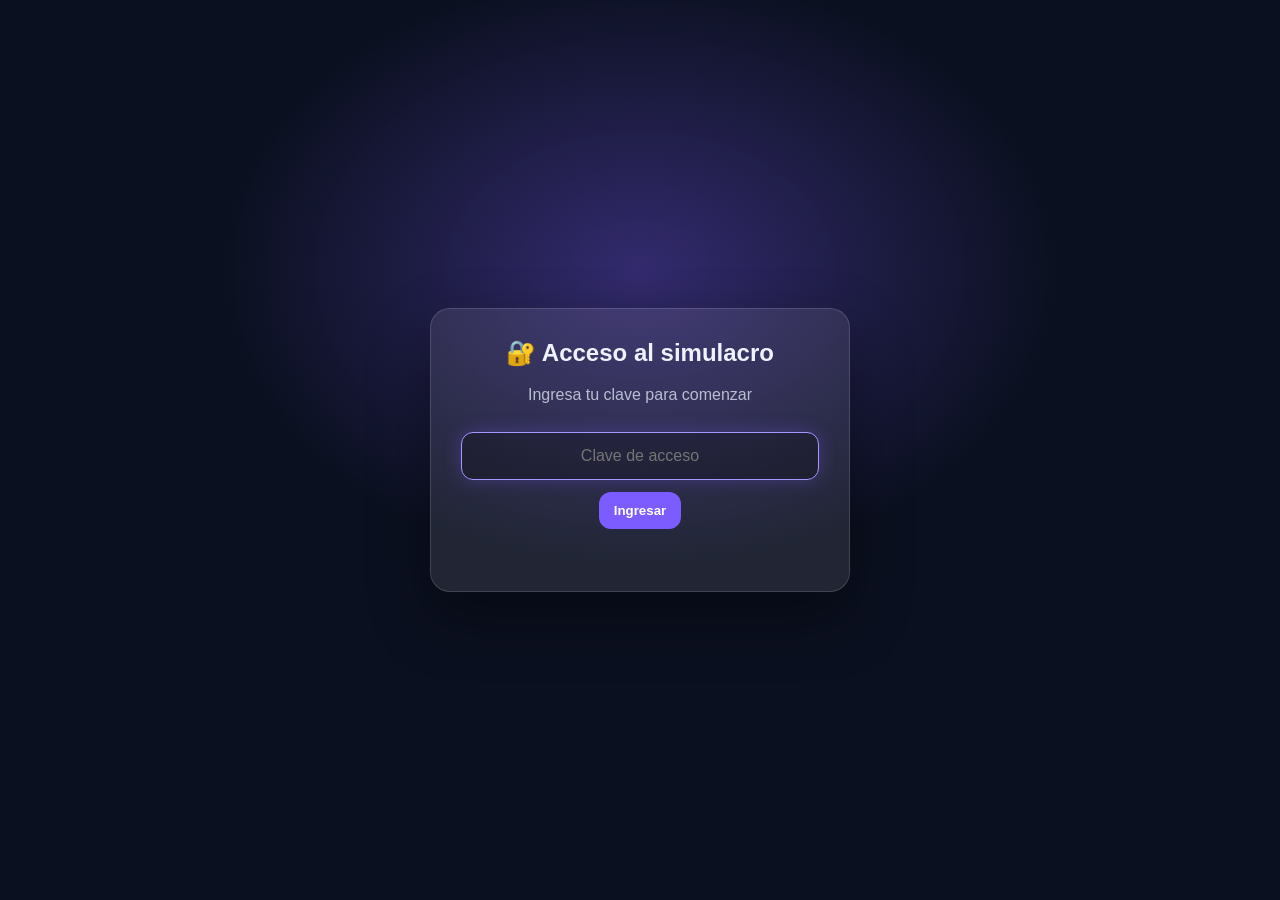
<file: simulacro.html>
<!DOCTYPE html>
<html lang="es">
<head>
<meta charset="UTF-8" />
<meta name="viewport" content="width=device-width, initial-scale=1" />

<title>Simulacros — Asallam Sensei</title>

<style>
:root{
  --bg:#0b1020;
  --card:rgba(255,255,255,.08);
  --card2:rgba(255,255,255,.11);
  --text:#eef2ff;
  --muted:rgba(238,242,255,.72);
  --accent:#7d5cff;
  --accentSoft:rgba(125,92,255,.18);
  --success:#22c55e;
  --danger:#ef4444;
  --warning:#f59e0b;
  --border:rgba(255,255,255,.14);
}

*{ box-sizing:border-box; }

body{
  margin:0;
  font-family:Arial, Helvetica, sans-serif;
  background:
    radial-gradient(1200px 700px at 20% 10%, rgba(125,92,255,.32), transparent 60%),
    radial-gradient(900px 600px at 90% 20%, rgba(34,197,94,.18), transparent 60%),
    radial-gradient(900px 600px at 30% 90%, rgba(239,68,68,.15), transparent 55%),
    var(--bg);
  color:var(--text);
  min-height:100vh;
  padding:26px 14px 60px;
}

.wrap{
  width:min(1120px,100%);
  margin:auto;
}

header{
  text-align:center;
  margin-bottom:16px;
}

h1{
  margin:0;
  font-size:24px;
}

.subtitle{
  margin-top:7px;
  color:var(--muted);
  font-size:14px;
}

.card{
  background:linear-gradient(180deg,var(--card2),var(--card));
  border:1px solid var(--border);
  border-radius:18px;
  box-shadow:0 18px 45px rgba(0,0,0,.32);
}

.layout{
  display:grid;
  grid-template-columns:minmax(0,1fr) 280px;
  gap:14px;
  align-items:start;
}

.main-card{
  padding:18px;
}

.side-panel{
  padding:16px;
  position:sticky;
  top:16px;
}

.estudiante-nombre{
  margin-top:10px;
  font-size:18px;
  font-weight:900;
  color:#efe9ff;
  text-shadow:
    0 0 6px rgba(125,92,255,.8),
    0 0 14px rgba(125,92,255,.55),
    0 0 26px rgba(125,92,255,.30);
  letter-spacing:.4px;
}
  
.topbar{
  display:flex;
  justify-content:space-between;
  align-items:center;
  gap:12px;
  flex-wrap:wrap;
  margin-bottom:14px;
}

.badges{
  display:flex;
  gap:8px;
  flex-wrap:wrap;
}

.badge{
  padding:7px 10px;
  border-radius:999px;
  background:rgba(255,255,255,.08);
  border:1px solid var(--border);
  color:var(--muted);
  font-size:13px;
  font-weight:700;
}

.badge.accent{
  background:var(--accentSoft);
  border-color:rgba(125,92,255,.45);
  color:#eee9ff;
}

.progress-wrap{
  margin:12px 0 18px;
}

.progress-label{
  display:flex;
  justify-content:space-between;
  color:var(--muted);
  font-size:13px;
  margin-bottom:7px;
}

.progress{
  width:100%;
  height:10px;
  background:rgba(255,255,255,.08);
  border-radius:999px;
  overflow:hidden;
}

.progress-fill{
  height:100%;
  width:0%;
  background:linear-gradient(90deg,#7d5cff,#9f87ff);
  transition:.25s ease;
}

.question-card{
  padding:18px;
  border-radius:16px;
  background:rgba(0,0,0,.16);
  border:1px solid rgba(255,255,255,.10);
}

.question-label{
  color:#cfc8ff;
  font-size:13px;
  font-weight:800;
  margin-bottom:8px;
  text-transform:uppercase;
  letter-spacing:.5px;
}

#pregunta{
  font-size:21px;
  line-height:1.45;
  font-weight:700;
  margin:0;
}

.opciones{
  display:grid;
  gap:10px;
  margin-top:16px;
}

.opcion{
  width:100%;
  text-align:left;
  border:1px solid rgba(125,92,255,.42);
  background:rgba(125,92,255,.10);
  color:var(--text);
  border-radius:14px;
  padding:13px 14px;
  cursor:pointer;
  font-size:15px;
  line-height:1.35;
  transition:.15s;
}

.opcion:hover{
  background:rgba(125,92,255,.18);
  transform:translateY(-1px);
}

.opcion.seleccionada{
  border-color:#a895ff;
  background:rgba(125,92,255,.24);
  box-shadow:0 0 0 1px rgba(125,92,255,.20);
}

.opcion.correcta{
  border-color:rgba(34,197,94,.6);
  background:rgba(34,197,94,.16);
  color:#dcfce7;
}

.opcion.incorrecta{
  border-color:rgba(239,68,68,.6);
  background:rgba(239,68,68,.16);
  color:#fecaca;
}

.feedback{
  display:none;
  margin-top:14px;
  padding:14px;
  border-radius:14px;
  border:1px solid var(--border);
  background:rgba(255,255,255,.06);
}

.feedback.visible{ display:block; }

.feedback-title{
  font-weight:900;
  margin-bottom:6px;
}

.feedback.correcto .feedback-title{ color:var(--success); }
.feedback.incorrecto .feedback-title{ color:var(--danger); }

.explicacion{
  color:var(--muted);
  line-height:1.45;
  font-size:14px;
}

.actions{
  display:flex;
  justify-content:center;
  gap:10px;
  margin-top:16px;
  flex-wrap:wrap;
}

.btn{
  border:none;
  border-radius:12px;
  padding:11px 15px;
  cursor:pointer;
  color:white;
  background:var(--accent);
  font-weight:800;
  transition:.15s;
}

.btn:hover{
  transform:translateY(-1px);
  filter:brightness(1.05);
}

.btn:disabled{
  opacity:.45;
  cursor:not-allowed;
  transform:none;
}

.caso-box{
  margin-bottom:16px;
  padding:15px;
  border-radius:14px;
  background:rgba(125,92,255,.10);
  border:1px solid rgba(125,92,255,.32);
}

.caso-titulo{
  font-size:13px;
  font-weight:900;
  text-transform:uppercase;
  letter-spacing:.5px;
  color:#cfc8ff;
  margin-bottom:7px;
}

.caso-texto{
  font-size:15px;
  line-height:1.5;
  color:var(--text);
}

  
.btn-ghost{
  background:rgba(255,255,255,.08);
  border:1px solid var(--border);
}

.panel-title{
  text-align:center;
  font-weight:900;
  margin-bottom:12px;
}

.side-block{
  padding:12px 0;
  border-top:1px solid rgba(255,255,255,.10);
}

.side-block:first-of-type{
  border-top:none;
  padding-top:0;
}

.stat-grid{
  display:grid;
  grid-template-columns:1fr 1fr;
  gap:8px;
}

.stat{
  background:rgba(0,0,0,.16);
  border:1px solid rgba(255,255,255,.08);
  border-radius:12px;
  padding:10px;
  text-align:center;
}

.stat strong{
  display:block;
  font-size:20px;
  margin-bottom:3px;
}

.stat span{
  font-size:12px;
  color:var(--muted);
}

.temas{
  display:grid;
  gap:7px;
}

.tema{
  display:flex;
  justify-content:space-between;
  gap:8px;
  font-size:13px;
  color:var(--muted);
}

.tema b{ color:var(--text); }

.resultado-final{
  display:none;
  text-align:center;
  padding:24px 16px;
}

.resultado-final.visible{ display:block; }

.nota-final{
  font-size:44px;
  font-weight:900;
  margin:10px 0;
}

.mensaje-final{
  color:var(--muted);
  line-height:1.5;
  max-width:680px;
  margin:0 auto 18px;
}

.hidden{ display:none !important; }

.pantalla-acceso{
  position:fixed;
  inset:0;
  z-index:9999;
  display:flex;
  align-items:center;
  justify-content:center;
  padding:20px;
  background:
    radial-gradient(700px 500px at 50% 30%, rgba(125,92,255,.35), transparent 60%),
    #0b1020;
}

.acceso-card{
  width:min(420px,100%);
  text-align:center;
  padding:30px;
  border-radius:20px;
  background:rgba(255,255,255,.09);
  border:1px solid rgba(255,255,255,.14);
  box-shadow:0 25px 60px rgba(0,0,0,.4);
}

.acceso-card h2{
  margin-top:0;
}

.acceso-card p{
  color:var(--muted);
}

.acceso-card input{
  width:100%;
  padding:14px;
  margin:12px 0;
  border-radius:12px;
  border:1px solid rgba(125,92,255,.5);
  background:rgba(0,0,0,.25);
  color:white;
  font-size:16px;
  text-align:center;
  outline:none;
}

.acceso-card input:focus{
  border-color:#a895ff;
  box-shadow:0 0 18px rgba(125,92,255,.3);
}

.error-clave{
  min-height:20px;
  margin-top:12px;
  color:#fca5a5;
  font-size:14px;
}
  
@media (max-width:900px){
  .layout{ grid-template-columns:1fr; }
  .side-panel{ position:static; }
}

@media (max-width:560px){
  #pregunta{ font-size:18px; }
  .main-card{ padding:14px; }
  .question-card{ padding:14px; }
}

#pregunta { white-space: pre-line; }
.instrucciones { color:var(--muted); line-height:1.5; font-size:14px; margin:0 0 16px; }
.reloj { font-variant-numeric:tabular-nums; }
.reloj.urgente { color:#fecaca; border-color:var(--danger); }
.revision { text-align:left; margin-top:24px; }
.revision details { margin:10px 0; padding:14px; border:1px solid var(--border); border-radius:12px; background:rgba(0,0,0,.14); }
.revision summary { cursor:pointer; font-weight:700; line-height:1.5; }
.revision p { white-space:pre-line; line-height:1.5; font-size:14px; }
.revision a { color:#cfc8ff; }
.estado-bien { color:#86efac; }
.estado-mal { color:#fca5a5; }
.mapa-preguntas { display:grid; grid-template-columns:repeat(5,1fr); gap:6px; margin-top:12px; }
.mapa-preguntas button { padding:8px 2px; border-radius:8px; background:rgba(255,255,255,.06); border:1px solid var(--border); color:var(--text); cursor:pointer; }
.mapa-preguntas button.contestada { background:var(--accentSoft); border-color:#a895ff; }
.mapa-preguntas button.actual { outline:2px solid #fff; outline-offset:1px; }
.mapa-leyenda { color:var(--muted); font-size:12px; line-height:1.5; }
.btn:focus-visible,.opcion:focus-visible,summary:focus-visible { outline:3px solid #cfc8ff; outline-offset:3px; }
</style>
</head>

<body>
<div class="wrap">

<div id="pantallaAcceso" class="pantalla-acceso">
  <div class="acceso-card">
    <h2>🔐 Acceso al simulacro</h2>
    <p>Ingresa tu clave para comenzar</p>

    <input
      type="text"
      id="inputClave"
      placeholder="Clave de acceso"
      autocomplete="off"
      autofocus
    >

    <button class="btn" onclick="validarClave()">
      Ingresar
    </button>

    <div id="errorClave" class="error-clave"></div>
  </div>
</div>
  
<header>
  <h1 id="tituloSimulacro">Simulacros</h1>

  <div class="subtitle" id="subtituloSimulacro">
    Selecciona tu simulacro mediante la clave de acceso.
  </div>

  <div id="estudianteNombre" class="estudiante-nombre"></div>
</header>

  <div id="controlesRepaso" class="card main-card hidden" style="margin-bottom:14px;" aria-live="polite">
    <p id="avisoRepaso" class="instrucciones"></p>
    <button class="btn btn-ghost" type="button" onclick="volverResultadoInicial()">Volver al resultado inicial</button>
  </div>
  <div class="layout">

    <main class="card main-card">

      <div id="zonaExamen">
        <p id="instruccionesModo" class="instrucciones hidden"></p>
        <div id="cargaLocal" class="hidden instrucciones">
          <label for="archivoLocal">Selecciona el archivo JSON del simulacro para cargarlo desde tu equipo:</label>
          <input type="file" id="archivoLocal" accept=".json,application/json">
          <p id="errorCarga" role="alert"></p>
        </div>

        <div class="topbar">
          <div class="badges">
            <span class="badge accent" id="badgeTipo">Simulacro</span>
            <span class="badge" id="badgeTema">Tema</span>
          </div>

          <div class="badge reloj hidden" id="reloj" role="timer" aria-label="Tiempo restante"></div>
          <div class="badge" id="contadorPregunta">Pregunta 1 de 1</div>
        </div>

        <div class="progress-wrap">
          <div class="progress-label">
            <span>Progreso</span>
            <span id="progresoTexto">0%</span>
          </div>

          <div class="progress">
            <div class="progress-fill" id="progressFill"></div>
          </div>
        </div>

        <section class="question-card">

          <div id="casoBox" class="caso-box hidden">
            <div class="caso-titulo" id="casoTitulo"></div>
            <div class="caso-texto" id="casoTexto"></div>
          </div>
          
          <div class="question-label" id="tipoPreguntaLabel">Selecciona una respuesta</div>

          <p id="pregunta">
            Cargando preguntas...
          </p>

          <div class="opciones" id="opciones"></div>

          <div class="feedback" id="feedback">
            <div class="feedback-title" id="feedbackTitulo"></div>
            <div class="explicacion" id="explicacion"></div>
          </div>
        </section>

        <div class="actions">
          <button class="btn btn-ghost" id="btnAnterior" type="button" onclick="anteriorPregunta()">
            ← Anterior
          </button>

          <button class="btn btn-ghost" id="btnGuardarProgreso" type="button" onclick="guardarProgresoManual()">
            Guardar progreso
          </button>

          <button class="btn" id="btnResponder" type="button" onclick="validarRespuesta()">
            Comprobar
          </button>

          <button class="btn btn-ghost hidden" id="btnEntregar" type="button" onclick="confirmarEntrega()">Entregar examen</button>

          <button class="btn" id="btnSiguiente" type="button" onclick="siguientePregunta()" disabled>
            Siguiente →
          </button>
        </div>
        <p id="estadoGuardado" class="instrucciones" role="status" aria-live="polite" style="text-align:center;margin:10px 0 0;">El avance se guarda automáticamente en este navegador.</p>

      </div>

      <section class="resultado-final" id="resultadoFinal">
        <div class="badge accent">Simulacro completado</div>
        <div class="nota-final" id="notaFinal">0%</div>

        <div class="mensaje-final" id="mensajeFinal">
          Aquí aparecerá el análisis de tu resultado.
        </div>

        <button class="btn" id="btnRepetirFinal" type="button" onclick="reiniciarSimulacro()">
          Repetir simulacro
        </button>
        <button class="btn btn-ghost hidden" id="btnRepasarFallos" type="button" onclick="iniciarRepasoFallos()">Repasar fallos</button>
        <p id="estadoRepasoFallos" class="instrucciones hidden" aria-live="polite"></p>
        <div id="revisionFinal" class="revision"></div>
      </section>

    </main>

    <aside class="card side-panel">

      <div class="panel-title">Tu desempeño</div>

      <div class="side-block">
        <div class="stat-grid">
          <div class="stat">
            <strong id="aciertos">0</strong>
            <span>Aciertos</span>
          </div>

          <div class="stat">
            <strong id="errores">0</strong>
            <span>Errores</span>
          </div>

          <div class="stat">
            <strong id="respondidas">0</strong>
            <span>Respondidas</span>
          </div>

          <div class="stat">
            <strong id="precision">0%</strong>
            <span>Precisión</span>
          </div>
        </div>
      </div>

      <div class="side-block">
        <div class="panel-title" style="font-size:15px;">Resultados por tema</div>
        <div class="temas" id="resultadosTemas">
          <div class="tema">
            <b>Sin datos</b>
            <span>—</span>
          </div>
        </div>
      </div>

      <div id="navegacionExamen" class="side-block hidden">
        <div class="panel-title" style="font-size:15px;">Preguntas</div>
        <p class="mapa-leyenda">Morado: respondida. Borde blanco: pregunta actual. Puedes volver y cambiar respuestas antes de entregar.</p>
        <div id="mapaPreguntas" class="mapa-preguntas"></div>
      </div>

      <div class="side-block">
        <button class="btn btn-ghost" style="width:100%;" type="button" onclick="reiniciarSimulacro()">
          Reiniciar
        </button>
      </div>

    </aside>

  </div>

</div>

<script>

let audioCtx;

function playBeep(freq, duration){
  try{
    const Audio = window.AudioContext || window.webkitAudioContext;
    if(!Audio) return;
    audioCtx ||= new Audio();
    if(audioCtx.state === "suspended") audioCtx.resume().catch(() => {});
    const osc = audioCtx.createOscillator();
    const gain = audioCtx.createGain();

    osc.connect(gain);
    gain.connect(audioCtx.destination);

    osc.frequency.value = freq;
    osc.type = "sine";
    gain.gain.setValueAtTime(0.1, audioCtx.currentTime);

    osc.start();
    osc.stop(audioCtx.currentTime + duration);
  }catch{}
}

function sonidoCorrecto(){
  playBeep(700, 0.08);
  setTimeout(() => playBeep(900, 0.12), 80);
}

function sonidoIncorrecto(){
  playBeep(250, 0.2);
}
  
/*
=============================================================
ESTRUCTURA ESPERADA DEL JSON
=============================================================

[
  {
    "id": 1,
    "tipo": "Competencia funcional",
    "tema": "Constitución Política",
    "pregunta": "Texto de la pregunta...",
    "opciones": {
      "a": "Respuesta A",
      "b": "Respuesta B",
      "c": "Respuesta C",
      "d": "Respuesta D"
    },
    "respuesta": "b",
    "explicacion": "Explicación de por qué B es correcta."
  }
]

Archivo previsto:
data/simulacro_anla.json
=============================================================
*/

function fisherYates(array){
  for(let i = array.length - 1; i > 0; i--){
    const j = Math.floor(Math.random() * (i + 1));
    [array[i], array[j]] = [array[j], array[i]];
  }
  return array;
}

let preguntas = [];
let indiceActual = 0;
let respuestasUsuario = {};
let preguntasValidadas = {};
let ordenOpciones = {};
let accesoActual = null;
let bancoMezclaPGN = [];
let modoExamen = false;
let modoRepaso = false;
let sesionInicialRepaso = null;
let entregaPorTiempo = false;
let examenFinalizado = false;
let finExamen = null;
let intervaloReloj = null;
let claveAccesoActual = null;
const PREFIJO_PROGRESO = "asallam_simulacro_progreso_v1:";

function claveProgreso(){
  return `${PREFIJO_PROGRESO}${claveAccesoActual || "simulacro"}`;
}

function guardarProgreso(avisar = false){
  if(!preguntas.length || !claveAccesoActual || modoRepaso) return false;
  const progreso = {
    version: 1,
    archivo: accesoActual?.archivo || "",
    ids: preguntas.map(p => p.id),
    indiceActual,
    respuestasUsuario,
    preguntasValidadas,
    ordenOpciones,
    modoExamen,
    examenFinalizado,
    entregaPorTiempo,
    finExamen
  };
  try{
    localStorage.setItem(claveProgreso(), JSON.stringify(progreso));
    if(avisar) mostrarEstadoGuardado("Progreso guardado en este navegador.");
    return true;
  }catch{
    if(avisar) mostrarEstadoGuardado("No se pudo guardar. Revisa el espacio disponible o la configuración del navegador.");
    return false;
  }
}

function mostrarEstadoGuardado(texto){
  const estado = document.getElementById("estadoGuardado");
  if(estado) estado.innerText = texto;
}

function guardarProgresoManual(){
  if(!preguntas.length){
    mostrarEstadoGuardado("Todavía no hay un simulacro cargado.");
    return;
  }
  guardarProgreso(true);
}

function cargarProgresoGuardado(){
  if(!claveAccesoActual) return null;
  try{
    const progreso = JSON.parse(localStorage.getItem(claveProgreso()) || "null");
    if(!progreso || progreso.version !== 1 || progreso.archivo !== (accesoActual?.archivo || "")) return null;
    return progreso;
  }catch{
    return null;
  }
}

function borrarProgresoGuardado(){
  if(!claveAccesoActual) return;
  try{ localStorage.removeItem(claveProgreso()); }catch{}
}

const ACCESOS = {
  "procuraduria_mix_1": {
  "estudiante": "Preparación profesional",
  "titulo": "Procuraduría · Convocatoria 142–2026 · Mixto 1",
  "subtitulo": "3PU-17 · 30 preguntas: 10 aleatorias de cada uno de los tres bancos",
  "archivo": "procuraduria_mix_1_v1",
  "archivos": [
    "data/simulacro_procuraduria142_30_preguntas.json",
    "data/simulacro_procuraduria142_2_30_preguntas.json",
    "data/simulacro_procuraduria142_3_30_preguntas.json"
  ],
  "mezclaPGN": true,
  "ordenAleatorio": true,
  "modoExamen": true,
  "minutos": 45,
  "esPGN142": true
},
  "procuraduria_mix_1_estudiar": {
  "estudiante": "Preparación profesional",
  "titulo": "Procuraduría · Convocatoria 142–2026 · Mixto 1 · Estudio",
  "subtitulo": "3PU-17 · 30 preguntas: 10 aleatorias de cada uno de los tres bancos",
  "archivo": "procuraduria_mix_1_v1",
  "archivos": [
    "data/simulacro_procuraduria142_30_preguntas.json",
    "data/simulacro_procuraduria142_2_30_preguntas.json",
    "data/simulacro_procuraduria142_3_30_preguntas.json"
  ],
  "mezclaPGN": true,
  "ordenAleatorio": true,
  "modoExamen": false,
  "minutos": 45,
  "esPGN142": true
},

  "procuraduria142_3": {
  "estudiante": "Preparación profesional",
  "titulo": "Procuraduría · Convocatoria 142–2026 · Simulacro 3",
  "subtitulo": "3PU-17 · 30 preguntas originales · Ambiente, tierras y competencias del cargo",
  "archivo": "data/simulacro_procuraduria142_3_30_preguntas.json",
  "ordenAleatorio": true,
  "modoExamen": true,
  "minutos": 45,
  "esPGN142": true
},
  "procuraduria142_3_estudiar": {
  "estudiante": "Preparación profesional",
  "titulo": "Procuraduría · Convocatoria 142–2026 · Simulacro 3 · Estudio",
  "subtitulo": "3PU-17 · 30 preguntas originales · Ambiente, tierras y competencias del cargo",
  "archivo": "data/simulacro_procuraduria142_3_30_preguntas.json",
  "ordenAleatorio": false,
  "modoExamen": false,
  "minutos": 45,
  "esPGN142": true
},

  "procuraduria142_2": {
  "estudiante": "Preparación profesional",
  "titulo": "Procuraduría · Convocatoria 142–2026 · Simulacro 2",
  "subtitulo": "3PU-17 · 30 preguntas originales · Ambiente, tierras y competencias del cargo",
  "archivo": "data/simulacro_procuraduria142_2_30_preguntas.json",
  "ordenAleatorio": true,
  "modoExamen": true,
  "minutos": 45,
  "esPGN142": true
},
  "procuraduria142_2_estudiar": {
  "estudiante": "Preparación profesional",
  "titulo": "Procuraduría · Convocatoria 142–2026 · Simulacro 2 · Estudio",
  "subtitulo": "3PU-17 · 30 preguntas originales · Ambiente, tierras y competencias del cargo",
  "archivo": "data/simulacro_procuraduria142_2_30_preguntas.json",
  "ordenAleatorio": false,
  "modoExamen": false,
  "minutos": 45,
  "esPGN142": true
},
  "procuraduria142": {
  "estudiante": "Preparación profesional",
  "titulo": "Procuraduría · Convocatoria 142–2026",
  "subtitulo": "3PU-17 · 30 preguntas originales · Ambiente, tierras y competencias del cargo",
  "archivo": "data/simulacro_procuraduria142_30_preguntas.json",
  "ordenAleatorio": true,
  "modoExamen": true,
  "minutos": 45,
  "esPGN142": true
},
  "procuraduria142_estudiar": {
  "estudiante": "Preparación profesional",
  "titulo": "Procuraduría · Convocatoria 142–2026 · Estudio",
  "subtitulo": "3PU-17 · 30 preguntas originales · Ambiente, tierras y competencias del cargo",
  "archivo": "data/simulacro_procuraduria142_30_preguntas.json",
  "ordenAleatorio": false,
  "modoExamen": false,
  "minutos": 45,
  "esPGN142": true
},


  "español": {
    "estudiante": "Patita",
    "titulo": "📖 Español · UNAM área 4",
    "subtitulo": "20 preguntas originales · Humanidades y Artes · Práctica no oficial",
    "archivo": "data/simulacro_espanol_unam_area4_20_preguntas.json",
    "ordenAleatorio": true,
    "modoExamen": true,
    "minutos": 30
},

  "español_estudiar": {
    "estudiante": "Patita",
    "titulo": "📖 Español · Modo estudio",
    "subtitulo": "20 preguntas por tema · Explicaciones al comprobar · Sin límite de tiempo",
    "archivo": "data/simulacro_espanol_unam_area4_20_preguntas.json",
    "ordenAleatorio": false,
    "modoExamen": false
},

  "literatura": {
    "estudiante": "Patita",
    "titulo": "📚 Literatura · UNAM área 4",
    "subtitulo": "20 preguntas originales · Humanidades y Artes · Práctica no oficial",
    "archivo": "data/simulacro_literatura_unam_area4_20_preguntas.json",
    "ordenAleatorio": true,
    "modoExamen": true,
    "minutos": 30
},

  "literatura_estudiar": {
    "estudiante": "Patita",
    "titulo": "📚 Literatura · Modo estudio",
    "subtitulo": "20 preguntas por tema · Explicaciones al comprobar · Sin límite de tiempo",
    "archivo": "data/simulacro_literatura_unam_area4_20_preguntas.json",
    "ordenAleatorio": false,
    "modoExamen": false
},

  "física": {
    "estudiante": "Patita",
    "titulo": "⚙️ Física · UNAM área 4",
    "subtitulo": "20 preguntas originales · Humanidades y Artes · Práctica no oficial",
    "archivo": "data/simulacro_fisica_unam_area4_20_preguntas.json",
    "ordenAleatorio": true,
    "modoExamen": true,
    "minutos": 30
},

  "física_estudiar": {
    "estudiante": "Patita",
    "titulo": "⚙️ Física · Modo estudio",
    "subtitulo": "20 preguntas por tema · Explicaciones al comprobar · Sin límite de tiempo",
    "archivo": "data/simulacro_fisica_unam_area4_20_preguntas.json",
    "ordenAleatorio": false,
    "modoExamen": false
},

  "biología": {
    "estudiante": "Patita",
    "titulo": "🧬 Biología · UNAM área 4",
    "subtitulo": "20 preguntas originales · Humanidades y Artes · Práctica no oficial",
    "archivo": "data/simulacro_biologia_unam_area4_20_preguntas.json",
    "ordenAleatorio": true,
    "modoExamen": true,
    "minutos": 30
},

  "biología_estudiar": {
    "estudiante": "Patita",
    "titulo": "🧬 Biología · Modo estudio",
    "subtitulo": "20 preguntas por tema · Explicaciones al comprobar · Sin límite de tiempo",
    "archivo": "data/simulacro_biologia_unam_area4_20_preguntas.json",
    "ordenAleatorio": false,
    "modoExamen": false
},

  "geografía": {
    "estudiante": "Patita",
    "titulo": "🌎 Geografía · UNAM área 4",
    "subtitulo": "20 preguntas originales · Humanidades y Artes · Práctica no oficial",
    "archivo": "data/simulacro_geografia_unam_area4_20_preguntas.json",
    "ordenAleatorio": true,
    "modoExamen": true,
    "minutos": 30
},

  "geografía_estudiar": {
    "estudiante": "Patita",
    "titulo": "🌎 Geografía · Modo estudio",
    "subtitulo": "20 preguntas por tema · Explicaciones al comprobar · Sin límite de tiempo",
    "archivo": "data/simulacro_geografia_unam_area4_20_preguntas.json",
    "ordenAleatorio": false,
    "modoExamen": false
},

  "filosofía": {
    estudiante: "Patita",
    titulo: "🦉 Filosofía · UNAM área 4",
    subtitulo: "20 preguntas originales · Lógica, Ética y Filosofía · Práctica no oficial",
    archivo: "data/simulacro_filosofia_unam_area4_20_preguntas.json",
    ordenAleatorio: true,
    modoExamen: true,
    minutos: 30
  },

  "filosofía_estudiar": {
    estudiante: "Patita",
    titulo: "🦉 Filosofía · Modo estudio",
    subtitulo: "20 preguntas por tema · Explicaciones al comprobar · Sin límite de tiempo",
    archivo: "data/simulacro_filosofia_unam_area4_20_preguntas.json",
    ordenAleatorio: false,
    modoExamen: false
  },

  matematicas: {
    estudiante: "Patita",
    titulo: "📐 Matemáticas · UNAM área 4",
    subtitulo: "50 preguntas originales · Humanidades y Artes · Práctica no oficial",
    archivo: "data/simulacro_matematicas_unam_area4_50_preguntas.json",
    ordenAleatorio: true,
    modoExamen: true,
    minutos: 75
  },

  matematicas_estudio: {
    estudiante: "Patita",
    titulo: "📐 Matemáticas · Modo estudio",
    subtitulo: "50 preguntas por tema · Explicaciones paso a paso · Sin límite de tiempo",
    archivo: "data/simulacro_matematicas_unam_area4_50_preguntas.json",
    ordenAleatorio: false,
    modoExamen: false
  },
  
  historia: {
    estudiante: "Patita",
    titulo: "🏛️ Historia · Práctica de ingreso UNAM",
    subtitulo: "50 preguntas originales · 25 de Historia Universal y 25 de México · Material de práctica no oficial",
    archivo: "data/simulacro_historia_unam_50_preguntas.json",
    ordenAleatorio: true,
    modoExamen: true,
    minutos: 75
  },

  historia_estudio: {
    estudiante: "Patita",
    titulo: "🏛️ Historia · Modo estudio",
    subtitulo: "50 preguntas originales · Explicaciones breves al comprobar · Material de práctica no oficial",
    archivo: "data/simulacro_historia_unam_50_preguntas.json",
    ordenAleatorio: false,
    modoExamen: false
  },

  mina: {
    estudiante: "Leyla",
    titulo: "Simulacro ANLA / CNSC ★ Competencia Funcional",
    subtitulo: "Práctica general de competencias funcionales para la preparación del proceso ANLA / CNSC.",
    archivo: "data/simulacro_anla.json"
  },

fenix: {
  estudiante: "Patita",
  titulo: "🎓 Simulacro de Ingreso UNAM",
  subtitulo: "20 preguntas ★ Matemáticas, Español, Ciencias, Historia, Geografía y Literatura",
  archivo: "data/simulacro_unam_20_preguntas.json"
},
  
  licencias: {
    estudiante: "Leyla",
    titulo: "Simulacro ANLA / CNSC ★ Licencias Ambientales",
    subtitulo: "Ley 99 de 1993 — Arts. 1–4 y 49–57 · Decreto 1076 de 2015 — Capítulo 3 Licencias Ambientales.",
    archivo: "data/simulacro_ley99_decreto1076_licencias_ambientales.json"
  },

  sancionatorio: {
    estudiante: "Leyla",
    titulo: "Simulacro ANLA / CNSC ★ Procedimiento Sancionatorio Ambiental",
    subtitulo: "Ley 1333 de 2009, versión actualizada — Arts. 1–10 y 12–40.",
    archivo: "data/simulacro_ley1333_procedimiento_sancionatorio_ambiental.json"
  },

  seguimiento: {
    estudiante: "Leyla",
    titulo: "Simulacro ANLA / CNSC ★ OPEC 231266",
    subtitulo: "Profesional Universitario 2044-01 · Subdirección de Seguimiento de Licencias Ambientales · Juicio situacional",
    archivo: "data/simulacro_opec231266.json"
  },

  definitivo: {
    estudiante: "Leyla",
    titulo: "Simulacro Definitivo ANLA / CNSC ★ OPEC 231266",
    subtitulo: "60 preguntas ★ 40 competencias OPEC 231266 + 20 de lógica y razonamiento",
    archivo: "data/simulacro_opec231266_60_preguntas_20_logica.json"
  },

  aprendamos: {
    estudiante: "Fénix",
    titulo: "🧪 Química básica · La cocina de la materia",
    subtitulo: "50 preguntas · Aprende con analogías y retos paso a paso",
    archivo: "data/simulacro_quimica_basica_50_preguntas.json",
    ordenAleatorio: false
  }
  
};
  
function validarClave(){

  const clave = document
    .getElementById("inputClave")
    .value
    .trim()
    .normalize("NFC")
    .toLowerCase();

  const aliasClaves = {"filosofia_estudiar": "filosofía_estudiar", "espanol": "español", "espanol_estudiar": "español_estudiar", "fisica": "física", "fisica_estudiar": "física_estudiar", "biologia": "biología", "biologia_estudiar": "biología_estudiar", "geografia": "geografía", "geografia_estudiar": "geografía_estudiar"};
  const acceso = ACCESOS[aliasClaves[clave] || clave];

  if(!acceso){
    document.getElementById("errorClave").innerText =
      "Clave incorrecta. Intenta nuevamente.";
    return;
  }

  document.getElementById("errorClave").innerText = "";

  document.getElementById("estudianteNombre").innerText =
    `★ ${acceso.estudiante} ★`;
  
  document.getElementById("tituloSimulacro").innerText =
    acceso.titulo;
  
  document.getElementById("subtituloSimulacro").innerText =
    acceso.subtitulo;
  
  // También cambia el título de la pestaña del navegador
  document.title = acceso.titulo;
  
  document.getElementById("pantallaAcceso").style.display =
    "none";
  
  accesoActual = acceso;
  claveAccesoActual = aliasClaves[clave] || clave;
  modoRepaso = false;
  sesionInicialRepaso = null;
  modoExamen = acceso.modoExamen === true;
  cargarSimulacro(acceso.archivo, acceso.ordenAleatorio !== false);
  
}

document.getElementById("inputClave")
  .addEventListener("keydown", function(e){
    if(e.key === "Enter"){
      validarClave();
    }
  });

function barajarPorCasos(data){

  const grupos = new Map();

  data.forEach(p => {
    const claveGrupo =
      p.caso_id !== undefined && p.caso_id !== null
        ? `caso-${p.caso_id}`
        : `solo-${p.id}`;

    if(!grupos.has(claveGrupo)){
      grupos.set(claveGrupo, []);
    }

    grupos.get(claveGrupo).push(p);
  });

  const listaGrupos = [...grupos.values()];

  // Conserva el orden de los enunciados dentro de cada caso
  listaGrupos.forEach(grupo => {
    grupo.sort(
      (a,b) =>
        (a.orden_en_caso || 1) -
        (b.orden_en_caso || 1)
    );
  });

  // Cambia el orden de los casos entre intentos
  fisherYates(listaGrupos);

  return listaGrupos.flat();
}

  
function cargarSimulacro(archivo, ordenAleatorio = true){
  document.getElementById("btnResponder").disabled = true;
  document.getElementById("btnSiguiente").disabled = true;
  document.getElementById("cargaLocal").classList.add("hidden");
  const leerBanco = ruta => fetch(ruta, accesoActual?.esPGN142 ? { cache: "no-store" } : {})
    .then(res => {
      if(!res.ok) throw new Error("No se encontró el archivo JSON en la ruta configurada.");
      return res.json();
    });
  const carga = accesoActual?.mezclaPGN
    ? Promise.all(accesoActual.archivos.map((ruta, banco) => leerBanco(ruta).then(data => {
        if(!Array.isArray(data) || data.length < 10) throw new Error("Banco insuficiente para la mezcla.");
        return data.map(p => ({...p, id: `mix${banco + 1}:${p.id}`, bancoOrigen: banco + 1,
          ...(p.caso_id != null ? {caso_id: `mix${banco + 1}:${p.caso_id}`} : {})}));
      }))).then(bancos => bancos.flat())
    : leerBanco(archivo);
  carga
    .then(data => prepararPreguntas(data, ordenAleatorio))
    .catch(() => {
      document.getElementById("pregunta").innerText = "No se pudo cargar el simulacro automáticamente.";
      document.getElementById("errorCarga").innerText = location.protocol === "file:"
        ? "Al abrir el HTML directamente, el navegador puede bloquear la lectura automática. Selecciona abajo el JSON correspondiente."
        : "Revisa la ruta de la carpeta data o selecciona el JSON correspondiente desde tu equipo.";
      if(accesoActual?.mezclaPGN){
        document.getElementById("errorCarga").innerText = "No se pudieron cargar los tres bancos. Actualiza la página para volver a intentarlo.";
      }else document.getElementById("cargaLocal").classList.remove("hidden");
    });
}

function prepararPreguntas(data, ordenAleatorio){
  if(!Array.isArray(data) || !data.length) throw new Error("El JSON debe contener una lista de preguntas.");
  const ids = new Set();
  data.forEach((p, i) => {
    if(!p || p.id == null || ids.has(p.id) || typeof p.pregunta !== "string" || !p.pregunta.trim()
      || !p.opciones || typeof p.opciones !== "object" || Array.isArray(p.opciones)
      || !Object.hasOwn(p.opciones, String(p.respuesta).toLowerCase())
      || Object.values(p.opciones).some(op => typeof op !== "string" || !op.trim())){
      throw new Error(`Revisa la estructura de la pregunta ${i + 1}.`);
    }
    ids.add(p.id);
  });
  if(accesoActual?.mezclaPGN) bancoMezclaPGN = [...data];
  preguntas = ordenAleatorio ? barajarPorCasos([...data]) : [...data];
  document.getElementById("cargaLocal").classList.add("hidden");
  const progreso = cargarProgresoGuardado();
  const puedeRestaurar = progreso && Array.isArray(progreso.ids)
    && progreso.ids.length === (accesoActual?.mezclaPGN ? 30 : preguntas.length)
    && new Set(progreso.ids).size === progreso.ids.length
    && (!accesoActual?.mezclaPGN || (progreso.modoExamen === (accesoActual.modoExamen === true)
      && [1,2,3].every(banco => progreso.ids.filter(id => preguntas.find(p => p.id === id)?.bancoOrigen === banco).length === 10)))
    && progreso.ids.every(id => preguntas.some(p => p.id === id));
  if(puedeRestaurar){
    preguntas = progreso.ids.map(id => preguntas.find(p => p.id === id));
    indiceActual = Math.min(Math.max(Number(progreso.indiceActual) || 0, 0), preguntas.length - 1);
    respuestasUsuario = progreso.respuestasUsuario || {};
    preguntasValidadas = progreso.preguntasValidadas || {};
    ordenOpciones = progreso.ordenOpciones || {};
    modoExamen = progreso.modoExamen === true;
    examenFinalizado = progreso.examenFinalizado === true;
    entregaPorTiempo = progreso.entregaPorTiempo === true;
    finExamen = Number.isFinite(progreso.finExamen) ? progreso.finExamen : null;
    clearInterval(intervaloReloj);
    configurarModo();
    if(examenFinalizado){
      examenFinalizado = false;
      terminarSimulacro(entregaPorTiempo);
    }else{
      document.getElementById("resultadoFinal").classList.remove("visible");
      document.getElementById("zonaExamen").classList.remove("hidden");
      renderPregunta();
      actualizarPanel();
      if(modoExamen){
        if(!finExamen) finExamen = Date.now() + (accesoActual.minutos || 75)*60*1000;
        actualizarReloj();
        if(!examenFinalizado) intervaloReloj = setInterval(actualizarReloj, 1000);
      }
    }
    mostrarEstadoGuardado("Se restauró el avance guardado en este navegador.");
    guardarProgreso();
  }else{
    reiniciarSimulacro();
  }
}

document.getElementById("archivoLocal").addEventListener("change", async function(){
  if(!this.files[0]) return;
  try{
    const data = JSON.parse(await this.files[0].text());
    prepararPreguntas(data, accesoActual?.ordenAleatorio !== false);
  }catch(err){
    document.getElementById("errorCarga").innerText = `No se pudo leer el JSON: ${err.message}`;
  }
  this.value = "";
});

function configurarModo(){
  const aviso = document.getElementById("instruccionesModo");

  aviso.classList.toggle(
    "hidden",
    !/historia_unam|matematicas_unam|filosofia_unam|espanol_unam|literatura_unam|fisica_unam|biologia_unam|geografia_unam/.test(accesoActual?.archivo || "")
  );
  aviso.innerText = modoExamen
    ? `Examen de práctica: ${accesoActual.minutos || 75} minutos sugeridos para este bloque. El tiempo comienza al cargar las preguntas. Puedes omitir, volver y cambiar respuestas; las explicaciones se muestran al entregar. Las omitidas no suman aciertos. Este tiempo y las ${preguntas.length} preguntas no son la distribución oficial por área de la UNAM.`
    : "Modo estudio: selecciona una opción y pulsa Comprobar para ver la explicación. No hay límite de tiempo. Material original de práctica, no oficial de la UNAM.";
  if(accesoActual?.esPGN142){
    aviso.classList.remove("hidden");
    aviso.innerText = (modoExamen
      ? "Práctica de 45 minutos: 24 preguntas de conocimientos y 6 situaciones comportamentales. Puedes omitir, volver y cambiar respuestas. Las explicaciones aparecen al entregar. "
      : "Modo estudio sin tiempo: responde y pulsa Comprobar para leer la explicación. ")
      + "Selección pedagógica basada en el perfil 142–2026, normas vigentes consultadas y antecedentes oficiales. No es una prueba oficial ni una predicción exacta. La distribución y el tiempo son de práctica. El porcentaje de aciertos no equivale al puntaje oficial. Las situaciones comportamentales entrenan criterios, no reproducen una escala psicométrica.";
  }
  if(accesoActual?.mezclaPGN){
    aviso.innerText = (modoExamen
      ? "Examen de práctica de 45 minutos. Las explicaciones aparecen al entregar. "
      : "Modo estudio sin tiempo: responde y pulsa Comprobar para leer la explicación. ")
      + "Cada nuevo intento selecciona 10 preguntas de cada uno de los tres bancos y mezcla las 30. La distribución por temas varía. Recargar conserva la selección y el avance guardados; Reiniciar o Repetir simulacro genera una selección nueva. Práctica orientativa, no prueba oficial; el porcentaje de aciertos no equivale al puntaje oficial.";
  }
  if(modoRepaso){
    aviso.classList.remove("hidden");
    aviso.innerText = "Repaso de fallos sin tiempo: solo incluye respuestas incorrectas, no preguntas omitidas. Al elegir una opción verás inmediatamente la respuesta correcta y su explicación. Léelas antes de avanzar. Tu resultado inicial no se modifica.";
  }
  document.getElementById("btnResponder").classList.toggle("hidden", modoExamen || modoRepaso);
  document.getElementById("btnEntregar").classList.toggle("hidden", !modoExamen);
  document.getElementById("reloj").classList.toggle("hidden", !modoExamen);
  document.getElementById("navegacionExamen").classList.toggle("hidden", !modoExamen);
}

function actualizarReloj(){
  if(!modoExamen || examenFinalizado || !finExamen) return;
  const restante = Math.max(0, Math.ceil((finExamen - Date.now()) / 1000));
  const reloj = document.getElementById("reloj");
  reloj.innerText = `Tiempo: ${String(Math.floor(restante/60)).padStart(2,"0")}:${String(restante%60).padStart(2,"0")}`;
  reloj.classList.toggle("urgente", restante <= 300);
  guardarProgreso();
  if(restante === 0) terminarSimulacro(true);
}

function comprobarTiempo(){
  if(modoExamen && !examenFinalizado && finExamen && Date.now() >= finExamen){
    terminarSimulacro(true);
    return false;
  }
  return !examenFinalizado;
}

document.addEventListener("visibilitychange", () => {
  actualizarReloj();
  guardarProgreso();
});
window.addEventListener("pagehide", () => guardarProgreso());
window.addEventListener("focus", actualizarReloj);

function actualizarMapa(){
  if(!modoExamen) return;
  const box = document.getElementById("mapaPreguntas");
  box.replaceChildren();
  preguntas.forEach((p,i) => {
    const btn = document.createElement("button");
    btn.type = "button";
    btn.innerText = i + 1;
    btn.classList.toggle("contestada", !!respuestasUsuario[i]);
    btn.classList.toggle("actual", i === indiceActual);
    btn.setAttribute("aria-label", `Pregunta ${i+1}, ${respuestasUsuario[i] ? "respondida" : "sin responder"}`);
    if(i === indiceActual) btn.setAttribute("aria-current", "step");
    btn.disabled = examenFinalizado;
    btn.onclick = () => {
      if(!comprobarTiempo()) return;
      indiceActual = i;
      renderPregunta();
    };
    box.appendChild(btn);
  });
}

function confirmarEntrega(){
  if(!preguntas.length || !comprobarTiempo()) return;
  const omitidas = preguntas.length - Object.keys(respuestasUsuario).length;
  const mensaje = omitidas
    ? `Tienes ${omitidas} pregunta(s) sin responder. No sumarán aciertos. ¿Quieres entregar el examen?`
    : "¿Entregar el examen y ver los resultados? Ya no podrás cambiar tus respuestas.";
  if(window.confirm(mensaje)) terminarSimulacro();
}

function renderPregunta(){
  if(!preguntas.length) return;

  const p = preguntas[indiceActual];

  const casoBox = document.getElementById("casoBox");
  const casoTitulo = document.getElementById("casoTitulo");
  const casoTexto = document.getElementById("casoTexto");
  
  if(p.caso){
    casoBox.classList.remove("hidden");
    casoTitulo.innerText =
      `Caso ${p.caso_id || ""} · Enunciado ${p.orden_en_caso || ""}`;
    casoTexto.innerText = p.caso;
  }else{
    casoBox.classList.add("hidden");
    casoTitulo.innerText = "";
    casoTexto.innerText = "";
  }


  document.getElementById("tipoPreguntaLabel").innerText =
    p.tipo_pregunta === "juicio_situacional"
      ? "Analiza el caso y selecciona la mejor respuesta"
      : p.tipo_pregunta === "verdadero_falso"
        ? "Verdadero o falso"
        : "Selecciona una respuesta";

  
  document.getElementById("badgeTipo").innerText =
    p.categoria || "Simulacro";

  document.getElementById("badgeTema").innerText =
    modoExamen && !examenFinalizado ? "Modo examen" : (p.tema || "General");

  document.getElementById("contadorPregunta").innerText =
    `Pregunta ${indiceActual + 1} de ${preguntas.length}`;

  document.getElementById("pregunta").innerText =
    p.pregunta || "Pregunta sin texto.";

  const opcionesBox = document.getElementById("opciones");
  opcionesBox.innerHTML = "";

  let clavesOpciones = Object.keys(p.opciones || {});
  
  if(p.tipo_pregunta !== "verdadero_falso"){
    if(!ordenOpciones[indiceActual]) ordenOpciones[indiceActual] = fisherYates([...clavesOpciones]);
    clavesOpciones = ordenOpciones[indiceActual];
  }
  
clavesOpciones.forEach((letra, indice) => {

  const btn = document.createElement("button");

  btn.type = "button";
  btn.className = "opcion";

  // Guarda internamente la letra ORIGINAL del JSON
  btn.dataset.letra = letra;

  // Pero visualmente siempre muestra A, B, C, D en orden
  const etiquetas = ["A", "B", "C", "D"];
  let etiqueta = etiquetas[indice] || "";

  if(p.tipo_pregunta === "verdadero_falso"){
    etiqueta = "";
  }

  btn.innerHTML = p.tipo_pregunta === "verdadero_falso"
    ? `<strong>${escapeHtml(p.opciones[letra])}</strong>`
    : `<strong>${etiqueta}.</strong> ${escapeHtml(p.opciones[letra])}`;

  // Sigue enviando la letra ORIGINAL,
  // así la validación no se rompe
  btn.onclick = () => seleccionarRespuesta(letra);
  
    const guardada = respuestasUsuario[indiceActual];
  
    if(guardada === letra){
      btn.classList.add("seleccionada");
    }
  
    opcionesBox.appendChild(btn);
  });

  const validada = preguntasValidadas[indiceActual] === true;

  if(modoExamen && !examenFinalizado){
    ocultarFeedback();
    document.getElementById("btnResponder").disabled = true;
    document.getElementById("btnSiguiente").disabled = false;
  }else if(validada){
    mostrarCorreccion();
    document.getElementById("btnResponder").disabled = true;
    document.getElementById("btnSiguiente").disabled = false;
  }else{
    ocultarFeedback();
    document.getElementById("btnResponder").disabled =
      !respuestasUsuario[indiceActual];

    document.getElementById("btnSiguiente").disabled = true;
  }

  document.getElementById("btnAnterior").disabled =
    indiceActual === 0;

  document.getElementById("btnSiguiente").innerText = indiceActual === preguntas.length - 1
    ? (modoExamen ? "Entregar examen" : "Ver resultado") : "Siguiente →";
  actualizarProgreso();
  actualizarMapa();
  guardarProgreso();
}

function seleccionarRespuesta(letra){
  if(!preguntas.length || !comprobarTiempo() || (!modoExamen && preguntasValidadas[indiceActual])) return;
  respuestasUsuario[indiceActual] = letra;
  document.querySelectorAll(".opcion").forEach(btn => {
    btn.classList.toggle("seleccionada", btn.dataset.letra === letra);
  });
  document.getElementById("btnResponder").disabled = modoExamen;
  if(modoRepaso){
    preguntasValidadas[indiceActual] = true;
    mostrarCorreccion(true);
    document.getElementById("btnResponder").disabled = true;
    document.getElementById("btnSiguiente").disabled = false;
  }
  actualizarPanel();
  actualizarProgreso();
  actualizarMapa();
  guardarProgreso();
}

function validarRespuesta(){
  if(!preguntas.length || modoExamen || examenFinalizado) return;

  const seleccion = respuestasUsuario[indiceActual];

  if(!seleccion) return;

  preguntasValidadas[indiceActual] = true;

  mostrarCorreccion(true);
  actualizarPanel();
  actualizarProgreso();

  document.getElementById("btnResponder").disabled = true;
  document.getElementById("btnSiguiente").disabled = false;
  guardarProgreso();
}

function mostrarCorreccion(conSonido = false){
  if(modoExamen && !examenFinalizado) return;
  const p = preguntas[indiceActual];
  const seleccion = respuestasUsuario[indiceActual];
  const correcta = String(p.respuesta).toLowerCase();
  const acierto = seleccion === correcta;
  document.querySelectorAll(".opcion").forEach(btn => {
    btn.classList.remove("seleccionada", "correcta", "incorrecta");
    btn.classList.toggle("correcta", btn.dataset.letra === correcta);
    btn.classList.toggle("incorrecta", btn.dataset.letra === seleccion && !acierto);
  });
  const feedback = document.getElementById("feedback");
  feedback.classList.add("visible");
  feedback.classList.toggle("correcto", acierto);
  feedback.classList.toggle("incorrecto", !acierto);
  document.getElementById("feedbackTitulo").innerText = `${acierto ? "Correcto" : "Incorrecto"}. Respuesta: ${p.opciones[correcta]}`;
  document.getElementById("explicacion").innerText = p.explicacion || "Esta pregunta todavía no tiene explicación.";
  if(conSonido){
    if(acierto) sonidoCorrecto(); else sonidoIncorrecto();
  }
}

function ocultarFeedback(){
  const feedback = document.getElementById("feedback");

  feedback.classList.remove(
    "visible",
    "correcto",
    "incorrecto"
  );

  document.getElementById("feedbackTitulo").innerText = "";
  document.getElementById("explicacion").innerText = "";
}

function siguientePregunta(){
  if(!preguntas.length || !comprobarTiempo()) return;
  if(!modoExamen && !preguntasValidadas[indiceActual]) return;
  if(indiceActual < preguntas.length - 1){
    indiceActual++;
    renderPregunta();
  }else if(modoExamen){
    confirmarEntrega();
  }else{
    terminarSimulacro();
  }
}

function anteriorPregunta(){
  if(indiceActual <= 0 || !comprobarTiempo()) return;

  indiceActual--;
  renderPregunta();
}

function actualizarProgreso(){
  if(!preguntas.length) return;
  const n = modoExamen ? Object.keys(respuestasUsuario).length : Object.keys(preguntasValidadas).length;
  const pct = Math.round(n / preguntas.length * 100);
  document.getElementById("progressFill").style.width = pct + "%";
  document.getElementById("progresoTexto").innerText = `${n}/${preguntas.length} respondidas · ${pct}%`;
}

function calcularStats(){
  let aciertos = 0, errores = 0, respondidas = 0, omitidas = 0;
  const temas = {};
  preguntas.forEach((p,i) => {
    if(!examenFinalizado && !preguntasValidadas[i]) return;
    const seleccion = respuestasUsuario[i];
    const tema = p.tema || "General";
    temas[tema] ||= { total:0, correctas:0 };
    temas[tema].total++;
    if(!seleccion){ omitidas++; return; }
    respondidas++;
    if(seleccion === String(p.respuesta).toLowerCase()){
      aciertos++;
      temas[tema].correctas++;
    }else errores++;
  });
  return { aciertos, errores, respondidas, omitidas, temas };
}

function actualizarPanel(){
  if(modoExamen && !examenFinalizado){
    document.getElementById("aciertos").innerText = "—";
    document.getElementById("errores").innerText = "—";
    document.getElementById("precision").innerText = "—";
    document.getElementById("respondidas").innerText = Object.keys(respuestasUsuario).length;
    document.getElementById("resultadosTemas").innerText = "Los resultados se mostrarán al entregar.";
    return;
  }
  const s = calcularStats();

  document.getElementById("aciertos").innerText = s.aciertos;
  document.getElementById("errores").innerText = s.errores;
  document.getElementById("respondidas").innerText = s.respondidas;

  const precision =
    (examenFinalizado ? preguntas.length : s.respondidas)
      ? Math.round(s.aciertos / (examenFinalizado ? preguntas.length : s.respondidas) * 100)
      : 0;

  document.getElementById("precision").innerText =
    precision + "%";

  const box = document.getElementById("resultadosTemas");
  const nombres = Object.keys(s.temas);

  if(!nombres.length){
    box.innerHTML =
      '<div class="tema"><b>Sin datos</b><span>—</span></div>';

    return;
  }

  box.innerHTML = nombres.map(nombre => {
    const t = s.temas[nombre];

    const pct =
      Math.round((t.correctas / t.total) * 100);

    return `
      <div class="tema">
        <b>${escapeHtml(nombre)}</b>
        <span>${pct}%</span>
      </div>
    `;
  }).join("");
}

function terminarSimulacro(tiempoAgotado = false){
  if(examenFinalizado || !preguntas.length) return;
  examenFinalizado = true;
  entregaPorTiempo = tiempoAgotado;
  clearInterval(intervaloReloj);
  finExamen = null;
  actualizarPanel();
  actualizarMapa();

  const s = calcularStats();

  const precision =
    preguntas.length
      ? Math.round((s.aciertos / preguntas.length) * 100)
      : 0;

  document.getElementById("zonaExamen").classList.add("hidden");
  document.getElementById("resultadoFinal").classList.add("visible");

  document.getElementById("notaFinal").innerText =
    precision + "%";

  let mensaje = "";

  if(precision >= 85){
    mensaje =
      "Muy buen desempeño. Mantén el nivel y revisa los pocos errores para llegar más seguro a la prueba.";
  }
  else if(precision >= 70){
    mensaje =
      "Buen avance. Ya tienes una base sólida, pero conviene reforzar los temas con menor porcentaje.";
  }
  else if(precision >= 50){
    mensaje =
      "Tienes una base, pero todavía hay vacíos importantes. Revisa tus errores y vuelve a practicar por temas.";
  }
  else{
    mensaje =
      "Este resultado sirve como diagnóstico. Empieza por los temas más débiles y repite prácticas cortas antes de hacer otro simulacro.";
  }

  document.getElementById("mensajeFinal").innerText =
    `${tiempoAgotado ? "Tiempo agotado. " : ""}${s.aciertos} aciertos de ${preguntas.length} · ${s.errores} errores · ${s.omitidas} sin responder. ${mensaje} Este porcentaje es de práctica; no equivale al resultado global ni garantiza ingreso a la UNAM.`;
  if(accesoActual?.esPGN142){
    document.getElementById("mensajeFinal").innerText = `${tiempoAgotado ? "Tiempo agotado. " : ""}${s.aciertos} aciertos de ${preguntas.length} · ${s.errores} errores · ${s.omitidas} sin responder. ${mensaje} Porcentaje de práctica, no puntaje oficial. El concurso pondera conocimientos 70%, comportamentales 20% y antecedentes 10%, con calificación estadística. Esta práctica no determina aprobación ni ingreso.`;
  }
  if(modoRepaso){
    document.getElementById("mensajeFinal").innerText = `Repaso completado: ${s.aciertos} aciertos de ${preguntas.length} · ${s.errores} errores. Este resultado corresponde solo a esta ronda y no cambia tu resultado inicial. ${s.errores ? "Puedes volver a practicar los errores de esta ronda." : "Has resuelto correctamente todos los fallos de esta ronda."}`;
  }
  mostrarRevision();
  actualizarControlesRepaso();
  guardarProgreso();
}

function indicesFallados(){
  return preguntas.reduce((indices,p,i) => {
    const elegida = respuestasUsuario[i];
    if(elegida && elegida !== String(p.respuesta).toLowerCase()) indices.push(i);
    return indices;
  }, []);
}

function actualizarControlesRepaso(){
  const esPGN = accesoActual?.esPGN142 === true;
  const errores = indicesFallados().length;
  const omitidas = preguntas.filter((p,i) => !respuestasUsuario[i]).length;
  const boton = document.getElementById("btnRepasarFallos");
  boton.classList.toggle("hidden", !esPGN || !examenFinalizado || !errores);
  boton.disabled = !esPGN || !examenFinalizado || !errores;
  boton.innerText = `Repasar fallos (${errores})`;
  const estado = document.getElementById("estadoRepasoFallos");
  estado.classList.toggle("hidden", !esPGN || !examenFinalizado);
  estado.innerText = errores
    ? `${errores} respuesta(s) incorrecta(s) para repasar. ${omitidas} sin responder, excluidas del repaso.`
    : `No hay respuestas incorrectas para repasar.${omitidas ? ` Hay ${omitidas} sin responder: no cuentan como fallos y puedes practicarlas al repetir el simulacro.` : ""}`;
  document.getElementById("btnRepetirFinal").innerText = modoRepaso ? "Repetir esta ronda" : "Repetir simulacro";
  document.getElementById("controlesRepaso").classList.toggle("hidden", !modoRepaso);
  document.getElementById("avisoRepaso").innerText = modoRepaso
    ? `Repaso de ${preguntas.length} pregunta(s). Puedes volver al resultado inicial sin alterar su nota ni sus respuestas.` : "";
}

function iniciarRepasoFallos(){
  if(!accesoActual?.esPGN142 || !examenFinalizado) return;
  const indices = indicesFallados();
  if(!indices.length) return;
  if(!sesionInicialRepaso){
    sesionInicialRepaso = {
      preguntas: [...preguntas],
      respuestas: {...respuestasUsuario},
      validadas: {...preguntasValidadas},
      opciones: Object.fromEntries(Object.entries(ordenOpciones).map(([i,orden]) => [i,[...orden]])),
      indice: indiceActual,
      tiempoAgotado: entregaPorTiempo,
      modoExamen
    };
  }
  const falladas = indices.map(i => preguntas[i]);
  clearInterval(intervaloReloj);
  preguntas = falladas;
  modoExamen = false;
  modoRepaso = true;
  reiniciarSimulacro();
}

function volverResultadoInicial(){
  if(!modoRepaso || !sesionInicialRepaso) return;
  const inicial = sesionInicialRepaso;
  clearInterval(intervaloReloj);
  preguntas = [...inicial.preguntas];
  respuestasUsuario = {...inicial.respuestas};
  preguntasValidadas = {...inicial.validadas};
  ordenOpciones = Object.fromEntries(Object.entries(inicial.opciones).map(([i,orden]) => [i,[...orden]]));
  indiceActual = inicial.indice;
  modoExamen = inicial.modoExamen;
  modoRepaso = false;
  sesionInicialRepaso = null;
  finExamen = null;
  examenFinalizado = false;
  configurarModo();
  terminarSimulacro(inicial.tiempoAgotado);
}

function mostrarRevision(){
  const box = document.getElementById("revisionFinal");
  box.replaceChildren();
  const titulo = document.createElement("h2");
  titulo.innerText = "Revisión y explicaciones";
  box.appendChild(titulo);
  if(accesoActual?.esPGN142){
    const bloques = {};
    const pendientes = [];
    preguntas.forEach((p,i) => {
      const nombre = p.categoria || "General";
      bloques[nombre] ||= {total:0, aciertos:0};
      bloques[nombre].total++;
      if(respuestasUsuario[i] === String(p.respuesta).toLowerCase()) bloques[nombre].aciertos++;
      else pendientes.push(p.tema);
    });
    Object.entries(bloques).forEach(([nombre,b]) => {
      const parrafo = document.createElement("p");
      parrafo.innerText = `${nombre}: ${b.aciertos}/${b.total} (${Math.round(100*b.aciertos/b.total)}%).`;
      box.appendChild(parrafo);
    });
    const consejo = document.createElement("p");
    consejo.innerText = pendientes.length
      ? "Refuerzo recomendado: " + [...new Set(pendientes)].join(" · ") + ". Revisa abajo el razonamiento y la fuente, explica por qué descartas cada alternativa y vuelve a resolver sin mirar la clave."
      : "Resolviste todos los casos. Para comprobar transferencia, explica el fundamento de cada decisión sin mirar las opciones. Este bloque no cubre todo el programa del cargo.";
    box.appendChild(consejo);
  }
  preguntas.forEach((p,i) => {
    const elegida = respuestasUsuario[i];
    const correcta = String(p.respuesta).toLowerCase();
    const bien = elegida === correcta;
    const details = document.createElement("details");
    const summary = document.createElement("summary");
    summary.className = bien ? "estado-bien" : "estado-mal";
    summary.innerText = `${i+1}. ${bien ? "Correcta" : elegida ? "Incorrecta" : "Sin responder"} · ${p.tema || "General"}`;
    details.appendChild(summary);
    const lineas = [p.pregunta, `Tu respuesta: ${elegida ? p.opciones[elegida] : "Sin responder"}`, `Respuesta correcta: ${p.opciones[correcta]}`, p.explicacion || "Sin explicación disponible."];
    lineas.forEach(texto => { const parrafo = document.createElement("p"); parrafo.innerText = texto; details.appendChild(parrafo); });
    if(p.fuente_conceptual && /^https?:\/\//.test(p.fuente_conceptual)){
      const enlace = document.createElement("a");
      enlace.href = p.fuente_conceptual;
      enlace.target = "_blank";
      enlace.rel = "noopener noreferrer";
      enlace.innerText = "Consultar referencia";
      details.appendChild(enlace);
    }
    box.appendChild(details);
  });
}

function reiniciarSimulacro(){
  if(!preguntas.length) return;
  if(accesoActual?.mezclaPGN && !modoRepaso){
    preguntas = barajarPorCasos([1,2,3].flatMap(banco =>
      fisherYates(bancoMezclaPGN.filter(p => p.bancoOrigen === banco)).slice(0,10)));
    modoExamen = accesoActual.modoExamen === true;
  }
  if(!modoRepaso) borrarProgresoGuardado();
  clearInterval(intervaloReloj);
  indiceActual = 0;
  respuestasUsuario = {};
  preguntasValidadas = {};
  ordenOpciones = {};
  examenFinalizado = false;
  entregaPorTiempo = false;
  finExamen = null;
  document.getElementById("revisionFinal").replaceChildren();
  document.getElementById("resultadoFinal").classList.remove("visible");
  document.getElementById("zonaExamen").classList.remove("hidden");
  configurarModo();
  actualizarControlesRepaso();
  renderPregunta();
  actualizarPanel();
  if(modoExamen){
    finExamen = Date.now() + (accesoActual.minutos || 75)*60*1000;
    actualizarReloj();
    intervaloReloj = setInterval(actualizarReloj, 1000);
  }
  guardarProgreso();
}

function escapeHtml(texto){
  const div = document.createElement("div");
  div.textContent = String(texto ?? "");
  return div.innerHTML;
}

document.addEventListener("keydown", function(e){
  if(e.key !== "Enter" || examenFinalizado) return;
  if(e.target.closest("input,button,select,a,summary")) return;
  if(document.getElementById("pantallaAcceso").style.display !== "none") return;

  e.preventDefault();

  const btnComprobar = document.querySelector('[onclick="validarRespuesta()"]');
  const btnSiguiente = document.querySelector('[onclick="siguientePregunta()"]');

  if(btnSiguiente && !btnSiguiente.disabled){
    siguientePregunta();
  } else if(btnComprobar && !btnComprobar.disabled){
    validarRespuesta();
  }
});
  
</script>

</body>
</html>
</file>
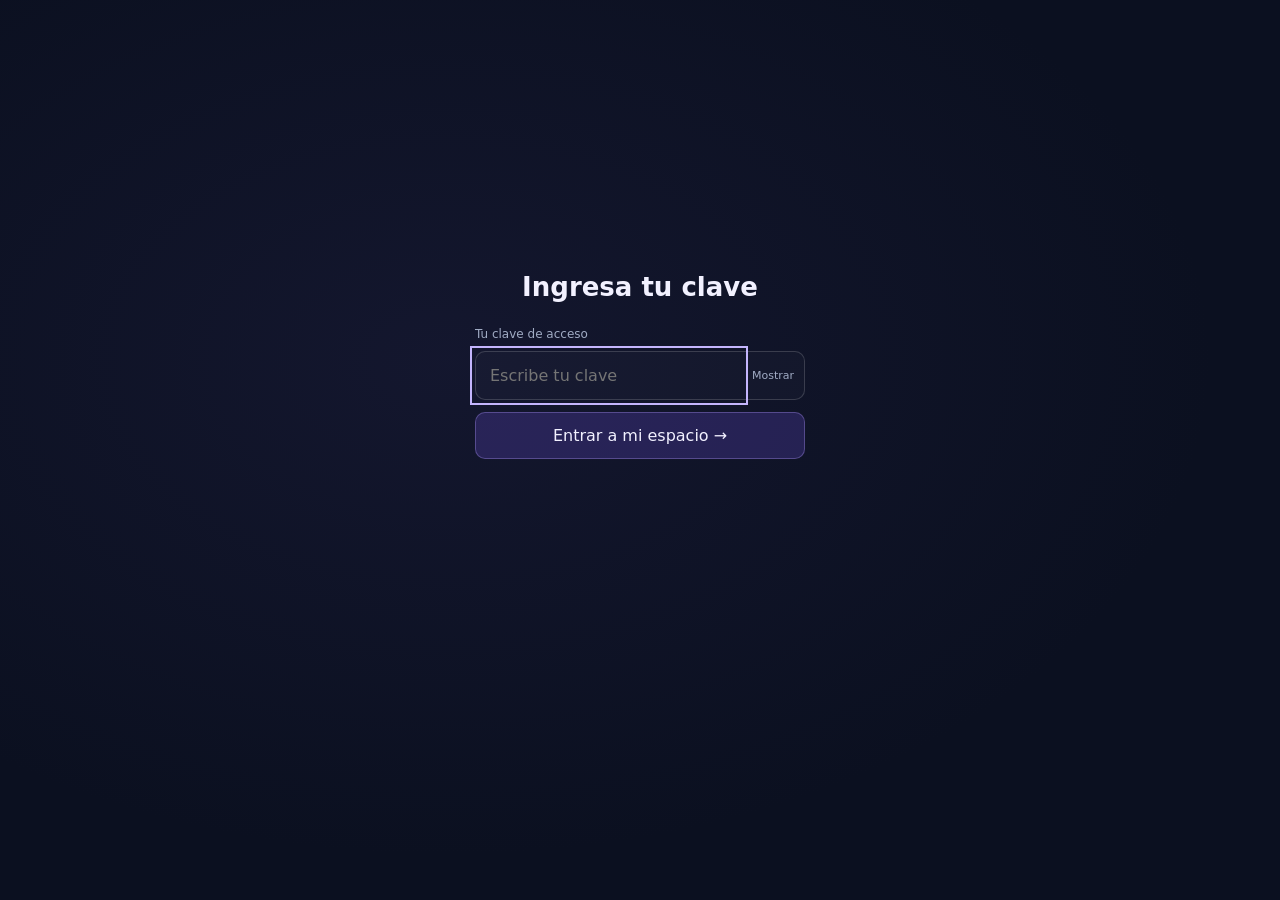
<file: trabajos.html>
<!DOCTYPE html>
<html lang="es">
<head>
<meta charset="utf-8">
<meta name="viewport" content="width=device-width, initial-scale=1">
<meta name="theme-color" content="#0c101b">
<meta name="description" content="Reloj de arena, fecha de entrega y tareas.">
<title>Entre granos · Asallam Sensei</title>
<link rel="icon" href="data:image/svg+xml,%3Csvg xmlns='http://www.w3.org/2000/svg' viewBox='0 0 32 32'%3E%3Crect width='32' height='32' rx='8' fill='%230c101b'/%3E%3Cpath d='M9 6h14v4l-6 6 6 6v4H9v-4l6-6-6-6z' fill='none' stroke='%23e8c178' stroke-width='2'/%3E%3C/svg%3E">
<style>
:root{color-scheme:dark;--bg:#0b1020;--text:#f2f1ff;--muted:#a0abc4;--gold:#bca6ff;--line:#ffffff18}
*{box-sizing:border-box}[hidden]{display:none!important}
body{margin:0;background:radial-gradient(ellipse at 35% 40%,#25244b55,transparent 65%),var(--bg);color:var(--text);font-family:system-ui,sans-serif;min-height:100svh}
button,input{font:inherit}button{cursor:pointer;color:inherit}button:focus-visible,input:focus-visible{outline:2px solid #c4b5fd;outline-offset:4px}
.shell{max-width:1000px;margin:auto;padding:24px}.topbar{display:flex;justify-content:flex-end;gap:16px;min-height:32px}
.quiet,.motion{border:0;background:none;color:var(--muted);font-size:12px;padding:7px}.quiet:hover,.motion:hover{color:white}
.login{max-width:330px;margin:24vh auto 0}.login h1{font-size:26px;text-align:center;margin:0 0 25px}.login label{display:block;font-size:12px;color:var(--muted);margin-bottom:10px}
.inputrow{display:flex;border:1px solid #ffffff29;border-radius:10px;background:#ffffff05}.inputrow input{width:100%;min-width:0;border:0;background:none;color:white;padding:14px}.inputrow button{border:0;background:none;font-size:11px;color:var(--muted);padding:10px}.primary{border:1px solid #b49aff55;background:#7d5cff35;border-radius:10px;width:100%;padding:13px;margin-top:12px}.primary:hover{background:#7d5cff55}#error{font-size:12px;min-height:18px;color:#ffacb1}
.intro h1{font-size:clamp(25px,4vw,35px);font-weight:650;text-align:center;margin:20px 0 0}.star{color:#c4b5fd;font-size:.7em;margin:0 8px}
.workspace{display:grid;grid-template-columns:minmax(0,1fr) 280px;gap:20px;align-items:center}.clock{text-align:center;min-width:0}.stage{height:520px;max-width:580px;margin:auto}canvas{width:100%;height:100%;display:block}
.timer-label{font-size:11px;color:var(--muted);margin:0 0 10px}.digits{display:flex;justify-content:center;gap:9px}.unit{min-width:38px}.unit strong{display:block;font:24px ui-monospace,Consolas,monospace;font-variant-numeric:tabular-nums;color:#ded2ff}.unit span{font-size:8px;color:var(--muted);text-transform:uppercase;letter-spacing:.08em}.colon{font:20px monospace;color:#6f688a}.deadline{font-size:11px;color:var(--muted);line-height:1.8;margin:17px 0 0}
.tasks{padding:23px;border:1px solid var(--line);border-radius:14px;background:#ffffff03}.task-head{display:flex;justify-content:space-between;align-items:center;margin-bottom:12px}.task-head h2{font-size:16px;margin:0;font-weight:550}.counter{font-size:11px;color:var(--muted)}.task-list{list-style:none;padding:0;margin:0}.task-list li+li{border-top:1px solid #ffffff0b}.task-list label{display:flex;align-items:center;gap:12px;min-height:52px;cursor:pointer;font-size:14px}.task-list input{width:17px;height:17px;accent-color:#b49aff;margin:0}.task-list input:checked+span{text-decoration:line-through;color:#8690a7}.save-note{color:#e5b1b1;font-size:11px;line-height:1.5;margin-bottom:0}.save-note:empty{display:none}
@media(max-width:650px){.shell{padding:16px}.workspace{grid-template-columns:1fr;gap:28px}.stage{height:440px}.tasks{width:100%;max-width:380px;margin:0 auto 24px}.intro h1{margin-top:15px}.login{margin-top:20vh}}
</style>
</head>
<body>
<div class="shell">
 <header class="topbar"><button class="motion" id="motion" hidden aria-pressed="false">Pausar animación</button><button class="quiet" id="logout" hidden>Cambiar clave</button></header>
 <main>
  <section class="login" id="login">
   <h1>Ingresa tu clave</h1>
   <form id="access"><label for="key">Tu clave de acceso</label><div class="inputrow"><input id="key" type="password" autofocus placeholder="Escribe tu clave" autocomplete="off" autocapitalize="none" spellcheck="false" required aria-describedby="error"><button type="button" id="reveal" aria-label="Mostrar clave" aria-pressed="false">Mostrar</button></div><button class="primary" type="submit">Entrar a mi espacio <span aria-hidden="true">→</span></button><p id="error" role="alert"></p></form>
  </section>
  <section id="dashboard" hidden aria-labelledby="title">
   <div class="intro"><h1 id="title" tabindex="-1"></h1></div>
   <div class="workspace">
    <section class="clock" aria-label="Tiempo del proyecto">
     <div class="stage"><canvas id="glass" role="img" aria-label="Reloj de arena: la arena superior representa el tiempo restante."></canvas></div>
     <p class="timer-label" id="timer-label">Tiempo para tu entrega</p>
     <div class="digits" role="timer" aria-label="Tiempo restante" aria-live="off"><div class="unit"><strong id="days">00</strong><span>Días</span></div><span class="colon" aria-hidden="true">:</span><div class="unit"><strong id="hours">00</strong><span>Horas</span></div><span class="colon" aria-hidden="true">:</span><div class="unit"><strong id="minutes">00</strong><span>Min</span></div><span class="colon" aria-hidden="true">:</span><div class="unit"><strong id="seconds">00</strong><span>Seg</span></div></div>
     <p class="deadline"><time id="deadline"></time></p>
    </section>
    <aside class="tasks" aria-labelledby="tasks-title"><div class="task-head"><h2 id="tasks-title">Tareas</h2><span class="counter" id="count" aria-live="polite"></span></div><ul class="task-list" id="task-list"></ul><p class="save-note" id="save-note" role="status"></p></aside>
   </div>
  </section>
 </main>

</div>
<script>
'use strict';
/* ═════════════ PERSONALIZA SOLO ESTE BLOQUE ═════════════
   Guarda este archivo como index.html. No necesita dependencias.
   Las fechas incluyen -05:00 para mantener la hora de Colombia.
   inicio determina cuánta arena queda: NO se reinicia al abrir la página.
   IMPORTANTE: estas claves seleccionan una vista; NO son autenticación
   segura. El código de un sitio estático es visible para sus visitantes.
   Los checks son locales, no se sincronizan entre usuarios/dispositivos.
*/
const PROYECTOS = {
  referencias: {
    id: 'gabriela', trabajo: 'Referencias', nombre: 'Gabriela',
    inicio: '2026-10-07T00:00:00-05:00', fin: '2026-10-14T23:59:00-05:00',
    items: [
     {id:'g1', texto:'Automatizar las referencias', listo:false},
     {id:'g2', texto:'Revisar una por una', listo:false},
     {id:'g3', texto:'Cuadrar las citas', listo:false},
     {id:'g4', texto:'Reescribir lo necesario', listo:false},
     {id:'g5', texto:'Detalles finales', listo:false}
    ]
  },
  'por fin': {
    id: 'alexis', trabajo: 'Tesis', nombre: 'Alexis',
    inicio: '2026-10-07T00:00:00-05:00', fin: '2026-10-21T23:59:00-05:00',
    items: [
     {id:'g1', texto:'Cuadrar las referencias', listo:false},
     {id:'g2', texto:'Corregir el documento', listo:false},
     {id:'g3', texto:'Ampliar el documento', listo:false},
     {id:'g4', texto:'Completar lo que falte', listo:false},
     {id:'g5', texto:'Detalles finales', listo:false}
    ]
  }
};
/* ═════════════ FIN DE LA CONFIGURACIÓN ═════════════ */
const $ = id => document.getElementById(id);
const reduced = matchMedia('(prefers-reduced-motion: reduce)');
let project=null, checked={}, paused=reduced.matches, frame=0, lastFrame=0, remaining=1;
const canvas=$('glass'), ctx=canvas.getContext('2d');
const clamp=v=>Math.max(0,Math.min(1,v));
function timing(p,now=Date.now()){
 const start=Date.parse(p.inicio), end=Date.parse(p.fin);
 return {left:Math.max(0,end-now),ratio:clamp((end-now)/(end-start)),active:now>=start&&now<end};
}
function storageKey(){return 'entre-granos:v1:'+project.id;}
function updateTasks(){
 const n=project.items.filter(item=>checked[item.id]===true).length, total=project.items.length;
 $('count').textContent=`${n} / ${total}`;
}
function openProject(p){
 project=p;checked={};
 try{const saved=JSON.parse(localStorage.getItem(storageKey())||'{}');if(saved&&typeof saved==='object'&&!Array.isArray(saved))checked=saved;}catch{}
 $('save-note').textContent='';particles.length=0;emitCarry=0;
 $('title').replaceChildren(document.createTextNode(p.trabajo+' '));
 const star=document.createElement('span');star.className='star';star.textContent='★';$('title').append(star,document.createTextNode(' '+p.nombre));
 document.title=`${p.trabajo} ★ ${p.nombre} · Entre granos`;
 $('task-list').replaceChildren();
 p.items.forEach(item=>{const li=document.createElement('li'),label=document.createElement('label'),input=document.createElement('input'),span=document.createElement('span');
 input.type='checkbox';
 input.checked = checked[item.id] = item.listo === true;
 input.disabled = true;
 span.textContent=item.texto;
 input.addEventListener('change',()=>{checked[item.id]=input.checked;try{localStorage.setItem(storageKey(),JSON.stringify(checked));}catch{$('save-note').textContent='El navegador no permite guardar. Las marcas durarán mientras mantengas esta página abierta.';}updateTasks();});
 label.append(input,span);li.append(label);$('task-list').append(li);});
 const date=new Date(p.fin);$('deadline').dateTime=p.fin;
 $('deadline').textContent=new Intl.DateTimeFormat('es-CO',{weekday:'long',day:'numeric',month:'long',year:'numeric',timeZone:'America/Bogota'}).format(date)+' · '+new Intl.DateTimeFormat('es-CO',{hour:'numeric',minute:'2-digit',hour12:true,timeZone:'America/Bogota'}).format(date)+' (Colombia)';
 $('login').hidden=true;$('dashboard').hidden=false;$('logout').hidden=false;$('motion').hidden=false;
 $('key').value='';$('key').type='password';$('reveal').textContent='Mostrar';$('reveal').setAttribute('aria-label','Mostrar clave');$('reveal').setAttribute('aria-pressed','false');$('error').textContent='';
 updateTasks();updateTime();resize();restart();$('title').focus();
}
$('access').addEventListener('submit',e=>{e.preventDefault();const key=$('key').value.trim().toLowerCase();
 if(!Object.hasOwn(PROYECTOS,key)){$('error').textContent='Esa clave no coincide. Revísala e inténtalo otra vez.';$('key').setAttribute('aria-invalid','true');return;}
 $('key').removeAttribute('aria-invalid');openProject(PROYECTOS[key]);});
$('key').addEventListener('input',()=>{$('error').textContent='';$('key').removeAttribute('aria-invalid');});
$('reveal').addEventListener('click',()=>{const show=$('key').type==='password';$('key').type=show?'text':'password';$('reveal').textContent=show?'Ocultar':'Mostrar';$('reveal').setAttribute('aria-label',show?'Ocultar clave':'Mostrar clave');$('reveal').setAttribute('aria-pressed',String(show));});
$('logout').addEventListener('click',()=>{project=null;cancelAnimationFrame(frame);$('dashboard').hidden=true;$('login').hidden=false;$('logout').hidden=true;$('motion').hidden=true;document.title='Entre granos · Asallam Sensei';$('key').focus();});
function updateTime(){if(!project)return;
 const t=timing(project);remaining=t.ratio;let s=Math.ceil(t.left/1000);
 const values=[Math.floor(s/86400),Math.floor(s%86400/3600),Math.floor(s%3600/60),s%60];
 ['days','hours','minutes','seconds'].forEach((id,i)=>$(id).textContent=String(values[i]).padStart(2,'0'));
 $('timer-label').textContent=t.left===0?'El plazo ha terminado':Date.now()<Date.parse(project.inicio)?'Tiempo hasta la entrega':'Tiempo para tu entrega';
 canvas.setAttribute('aria-label',`Reloj de arena: queda ${(remaining*100).toFixed(1)} % del plazo. ${values[0]} días, ${values[1]} horas, ${values[2]} minutos y ${values[3]} segundos.`);
 if(paused||!t.active)draw(0);
}
setInterval(updateTime,1000);
/* ARENA TORNASOL
   Cada 180 ms, cada grano tiene estas probabilidades:
   70%: acercarse al color de un vecino; 25%: variar un poco; 5%: otro tono.
   Se usa una copia del estado anterior para que todos cambien a la vez.
   Los colores se interpolan suavemente: no hay parpadeos bruscos.
   La caída es decorativa; el volumen de arena sigue el plazo real.
*/
const PALETA=[175,195,225,260,285,320,345,40];
const COLS=41,ROWS=33,STEP=4.4,grains=[],particles=[];
let colorClock=0,emitCarry=0,visualTime=0;
function rand(i){const n=Math.sin(i*127.1+311.7)*43758.5453;return n-Math.floor(n);}
function halfWidth(y){return 5+83*Math.pow(Math.cos(clamp((y-58)/140)*Math.PI/2),1.15);}
const slices=280,area=[0];for(let i=0;i<slices;i++)area.push(area[i]+2*halfWidth(58+(i+.5)*140/slices)*140/slices);
function surface(f){const target=(1-clamp(f))*area[slices];let i=0;while(i<slices&&area[i]<target)i++;return 58+i*140/slices;}
function chamber(bottom=false){ctx.beginPath();for(let i=0;i<=slices;i++){const y=58+i*140/slices,x=200-halfWidth(y),yy=bottom?400-y:y;i?ctx.lineTo(x,yy):ctx.moveTo(x,yy);}for(let i=slices;i>=0;i--){const y=58+i*140/slices;ctx.lineTo(200+halfWidth(y),bottom?400-y:y);}ctx.closePath();}
for(let side=0;side<2;side++)for(let row=0;row<ROWS;row++)for(let col=0;col<COLS;col++){
 const hue=PALETA[Math.floor((col/8+row/7+side*2))%PALETA.length];
 grains.push({side,row,col,x:112+col*STEP+(rand(row*COLS+col)-.5)*2.8,y:58+row*STEP+(rand(row*73+col+41)-.5)*2.6,hue,target:hue,size:2.7+rand(row*51+col+99)*1.3});
}
function hueDelta(a,b){return ((b-a+540)%360)-180;}
function evolveColors(dt){
 colorClock+=dt;
 if(colorClock>=.18){colorClock%=.18;const old=grains.map(g=>g.target);
  grains.forEach((g,i)=>{const r=Math.random();if(r<.7){
   const [dc,dr]=[[1,0],[-1,0],[0,1],[0,-1]][Math.floor(Math.random()*4)];
   const c=Math.max(0,Math.min(COLS-1,g.col+dc)),r2=Math.max(0,Math.min(ROWS-1,g.row+dr));
   const near=old[g.side*COLS*ROWS+r2*COLS+c];g.target=(old[i]+hueDelta(old[i],near)*.65+360)%360;
  }else if(r<.95)g.target=(old[i]+(Math.random()-.5)*24+360)%360;
  else g.target=PALETA[Math.floor(Math.random()*PALETA.length)];});
 }
 const mix=1-Math.exp(-dt*3);for(const g of grains)g.hue=(g.hue+hueDelta(g.hue,g.target)*mix+360)%360;
}
function newParticle(){
 // El grano que sale toma el color de un grano situado junto al cuello.
 const neighbor=grains[(ROWS-2)*COLS+Math.floor(COLS/2)+(Math.random()<.5?0:1)];
 particles.push({x:200+(Math.random()-.5)*5,y:195,vx:(Math.random()-.5)*5,vy:36+Math.random()*25,hue:(neighbor.hue+(Math.random()<.25?(Math.random()-.5)*90:0)+360)%360,size:2.5+Math.random()*2,age:0,landed:false,life:.45+Math.random()*.2});
}
function simulate(dt){
 visualTime+=dt;evolveColors(dt);
 if(!timing(project).active){particles.length=0;return;}
 emitCarry+=dt*42;while(emitCarry>=1){emitCarry--;if(particles.length<95)newParticle();}
 const floor=400-surface(remaining);
 for(let i=particles.length-1;i>=0;i--){const p=particles[i];
  p.vy+=dt*200;p.x+=p.vx*dt;p.y+=p.vy*dt;
  // Un cambio suave hacia el tono del grano más próximo en la caída.
  const near=particles[i?i-1:Math.min(1,particles.length-1)];
  if(near)p.hue=(p.hue+hueDelta(p.hue,near.hue)*dt*.9+360)%360;
  if(!p.landed&&p.y>=floor-2){p.landed=true;p.y=floor-2;p.vy=-20-Math.random()*19;p.vx=(Math.random()-.5)*35;}
  if(p.landed){p.age+=dt;if(p.age>=p.life)particles.splice(i,1);}
 }
}
function pixel(x,y,size,hue,alpha=1,glow=0){
 ctx.globalAlpha=alpha;ctx.fillStyle=`hsl(${hue},85%,75%)`;ctx.shadowColor=`hsl(${hue},95%,68%)`;ctx.shadowBlur=glow;
 ctx.fillRect(x-size/2,y-size/2,size,size);ctx.shadowBlur=0;
}
function sand(bottom,fraction){if(fraction<=0)return;const sy=bottom?400-surface(1-fraction):surface(fraction);
 ctx.save();chamber(bottom);ctx.clip();ctx.beginPath();ctx.rect(108,sy,184,bottom?342-sy:198-sy);ctx.clip();
 ctx.fillStyle='#312b4c';ctx.fillRect(108,58,184,284);
 const offset=bottom?COLS*ROWS:0;
 for(let i=offset;i<offset+COLS*ROWS;i++){const g=grains[i],y=bottom?400-g.y:g.y;
  if(y<sy-3||(bottom?y>344:y>200))continue;
  const shimmer=.68+.2*Math.sin(visualTime*1.3+g.col*.38+g.row*.23);
  pixel(g.x,y,g.size,g.hue,shimmer);
  // Pocos puntos luminosos: misma idea del halo de .px.gold del ejemplo.
  if(i%83===0){const a=Math.pow(Math.max(0,Math.sin(visualTime*1.8+i)),6);pixel(g.x,y,g.size*.75,g.hue,a,7);}
 }
 ctx.restore();
}
function draw(){if(!project||!ctx)return;ctx.clearRect(0,0,400,400);
 ctx.save();
 ctx.strokeStyle='#b9b4d43b';ctx.lineWidth=2;for(const x of [97,303]){ctx.beginPath();ctx.moveTo(x,48);ctx.lineTo(x,351);ctx.stroke();}
 for(const b of [false,true]){chamber(b);const glass=ctx.createLinearGradient(112,0,288,0);glass.addColorStop(0,'#c6d2ff18');glass.addColorStop(.5,'#c6d2ff02');glass.addColorStop(1,'#c6d2ff15');ctx.fillStyle=glass;ctx.fill();}
 sand(false,remaining);sand(true,1-remaining);
 ctx.save();
 // Un solo recorte para ambos bulbos y el cuello: no se escapan granos.
 ctx.beginPath();ctx.moveTo(112,58);for(let i=0;i<=slices;i++){const y=58+i*140/slices;ctx.lineTo(200-halfWidth(y),y);}
 for(let i=slices;i>=0;i--){const y=58+i*140/slices;ctx.lineTo(200-halfWidth(y),400-y);}
 for(let i=0;i<=slices;i++){const y=58+i*140/slices;ctx.lineTo(200+halfWidth(y),400-y);}
 for(let i=slices;i>=0;i--){const y=58+i*140/slices;ctx.lineTo(200+halfWidth(y),y);}ctx.closePath();ctx.clip();
 for(const p of particles){const fade=p.landed?1-p.age/p.life:1,size=p.size*(p.landed?.4+.6*fade:1);
  if(!p.landed)for(let trail=3;trail>0;trail--)pixel(p.x-p.vx*.012*trail,p.y-p.vy*.012*trail,size*.7,p.hue,.09*(4-trail));
  pixel(p.x,p.y,size,p.hue,fade,7);if(p.size>3.7)pixel(p.x,p.y,size*.36,p.hue,fade);
 }
 ctx.restore();
 ctx.strokeStyle='#d0c9f377';ctx.lineWidth=1.1;for(const b of [false,true]){chamber(b);ctx.stroke();}
 ctx.strokeStyle='#dcd5ff33';ctx.lineWidth=2;ctx.beginPath();ctx.moveTo(122,72);ctx.bezierCurveTo(128,115,153,148,174,172);ctx.moveTo(278,328);ctx.bezierCurveTo(274,290,248,255,228,235);ctx.stroke();
 const metal=ctx.createLinearGradient(88,0,312,0);metal.addColorStop(0,'#4d4c69');metal.addColorStop(.28,'#c4bbdf');metal.addColorStop(.52,'#78748e');metal.addColorStop(.78,'#b2a9cf');metal.addColorStop(1,'#4d4c69');ctx.fillStyle=metal;
 for(const y of [43,347]){ctx.beginPath();ctx.roundRect(89,y,222,9,4);ctx.fill();}
 ctx.restore();
}
function resize(){if(!project)return;const rect=canvas.getBoundingClientRect(),dpr=Math.min(devicePixelRatio||1,2);canvas.width=Math.round(rect.width*dpr);canvas.height=Math.round(rect.height*dpr);
 // Ajuste al cristal, no al lienzo: el reloj también se ve grande en móvil.
 const scale=Math.min(canvas.width/270,canvas.height/340);ctx?.setTransform(scale,0,0,scale,canvas.width/2-200*scale,canvas.height/2-200*scale);draw();}
function animate(t){frame=0;if(!project||paused||document.hidden)return;const elapsed=t-lastFrame;if(elapsed>=1000/30){const dt=lastFrame?Math.min(elapsed/1000,.065):1/30;lastFrame=t;simulate(dt);draw();}frame=requestAnimationFrame(animate);}
function restart(){cancelAnimationFrame(frame);frame=0;lastFrame=0;$('motion').textContent=paused?'Animar arena':'Pausar animación';$('motion').setAttribute('aria-pressed',String(paused));if(project){draw();if(!paused&&!document.hidden)frame=requestAnimationFrame(animate);}}
$('motion').addEventListener('click',()=>{paused=!paused;restart();});reduced.addEventListener('change',e=>{paused=e.matches;restart();});
document.addEventListener('visibilitychange',()=>{if(project)updateTime();restart();});window.addEventListener('resize',resize);
</script>
</body>
</html>
</file>
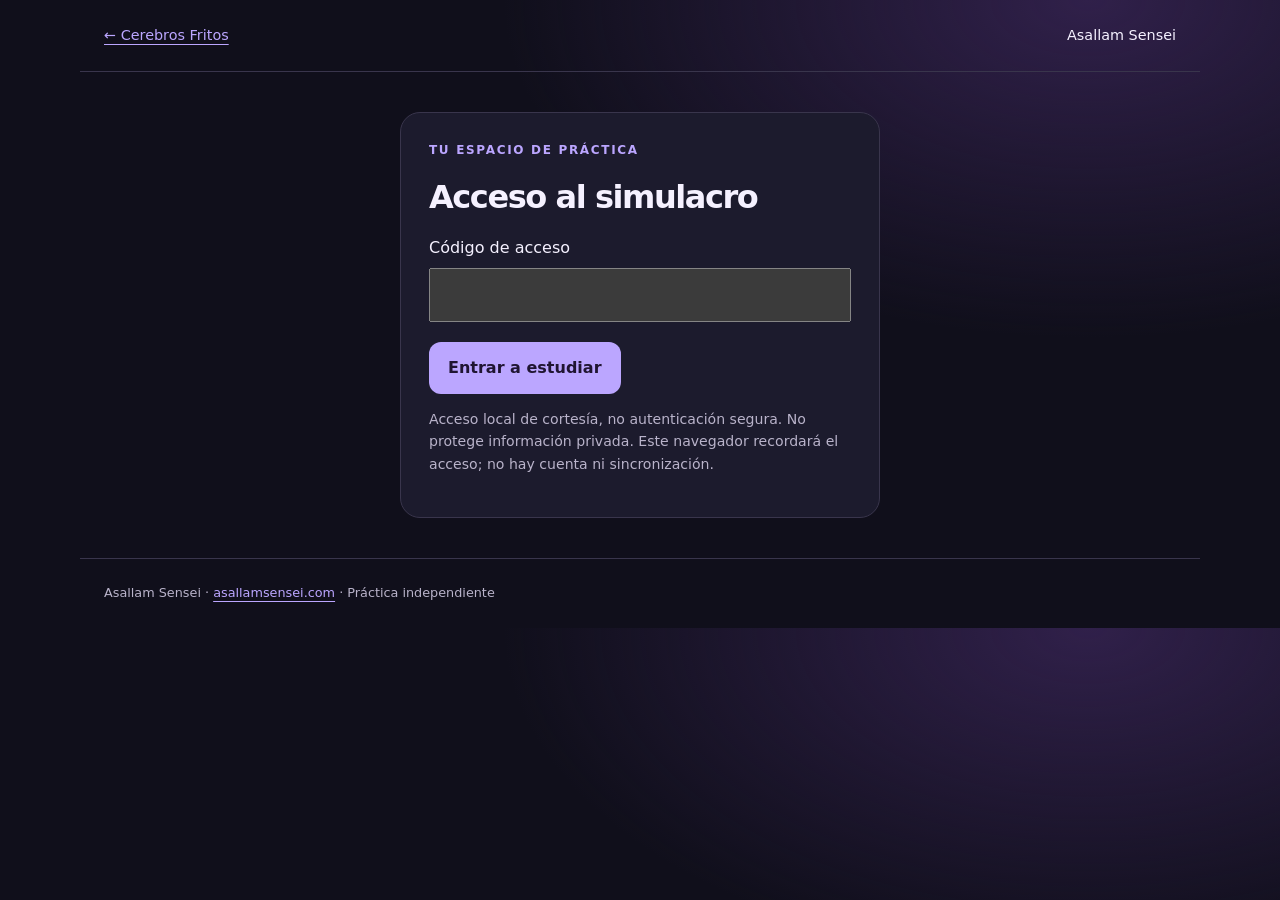
<file: unam-area4.html>
<!doctype html><html lang="es"><head><meta charset="utf-8"><meta name="viewport" content="width=device-width,initial-scale=1"><meta name="theme-color" content="#14112b"><title>UNAM Área 4 · Cerebros Fritos</title><link rel="stylesheet" href="unam-area4-lecturas.css"><script defer src="unam-area4-charts.js"></script><script defer src="unam-area4-materias-core.js?v=20261117-mejoras"></script><script defer src="unam-area4-materias.js?v=20261118-repaso"></script></head><body>
<header><a href="index.html">← Cerebros Fritos</a><span>Asallam Sensei</span></header><section id="accessGate" class="card" style="max-width:480px;margin:40px auto;padding:28px"><div class="eyebrow">TU ESPACIO DE PRÁCTICA</div><h1 style="font-size:2rem">Acceso al simulacro</h1><form id="accessForm"><label for="accessCode">Código de acceso</label><input id="accessCode" type="password" autocomplete="off" required style="display:block;width:100%;box-sizing:border-box;margin:8px 0 20px;padding:12px;font:inherit"><p id="accessError" role="alert"></p><button type="submit">Entrar a estudiar</button></form><p class="muted">Acceso local de cortesía, no autenticación segura. No protege información privada. Este navegador recordará el acceso; no hay cuenta ni sincronización.</p></section><main id="appMain" hidden><p class="muted">Estudiante: Patita</p>
<div id="notice" role="status" hidden></div>
<section id="home"><div class="eyebrow">HUMANIDADES Y DE LAS ARTES</div><h1>Tu próximo intento,<br><span>más preparada.</span></h1><p class="lead">Simulacro UNAM · Área 4</p><div class="pills"><span>120 preguntas</span><span id="bankCount">Cargando banco…</span><span>10 materias</span></div>
<div class="modes"><article class="card"><span class="icon">◷</span><h2>Modo examen</h2><p>3 horas, sin pistas ni correcciones hasta entregar. Puedes cambiar respuestas y marcar preguntas para revisar.</p><button id="startExam" disabled>Iniciar examen</button></article><article class="card"><span class="icon">✦</span><h2>Modo estudio</h2><p>Sin límite de tiempo. Cada respuesta muestra inmediatamente la correcta y una explicación breve.</p><label for="studySubject">¿Qué quieres estudiar?</label><select id="studySubject" style="display:block;width:100%;margin:10px 0 16px;padding:12px;border-radius:10px;background:#242038;color:#fff;border:1px solid #73658c;font:inherit"><option value="">Todas las materias · 120 preguntas</option><option value="Español">Español · 18 preguntas</option><option value="Matemáticas">Matemáticas · 22 preguntas</option><option value="Física">Física · 10 preguntas</option><option value="Química">Química · 10 preguntas</option><option value="Biología">Biología · 10 preguntas</option><option value="Literatura">Literatura · 10 preguntas</option><option value="Geografía">Geografía · 10 preguntas</option><option value="Historia Universal">Historia Universal · 10 preguntas</option><option value="Historia de México">Historia de México · 10 preguntas</option><option value="Filosofía">Filosofía · 10 preguntas</option></select><button id="startStudy" class="secondary" disabled>Comenzar a practicar</button></article></div>
<div id="resumeBox" class="card" hidden><h2 id="resumeTitle">Tienes una sesión guardada</h2><p id="resumeInfo"></p><button id="resume">Continuar</button></div>
<p class="muted" id="loadState">Cargando y comprobando el banco…</p><details class="card"><summary>Cómo funciona y qué representa</summary><p>Práctica independiente, no oficial ni afiliada a la UNAM. Las preguntas son de entrenamiento: no son filtraciones ni predicciones del próximo examen y no garantizan admisión.</p><p>Formato de referencia: 120 reactivos y 3 horas según el instructivo UNAM 2026. La distribución por materia se basa en una publicación institucional de la UNAM de 2023. Consulta la convocatoria y la guía de tu proceso: el formato de 2027 no está confirmado aquí.</p><p>El banco no cubre exhaustivamente cada subtema ni reemplaza estudiar la guía de tu convocatoria. La dificultad no está calibrada con resultados de aspirantes. La selección se equilibra por materia, no por subtema.</p><p>El examen y el estudio completo seleccionan 120 preguntas respetando la distribución por materia. También puedes estudiar una materia: 18 preguntas de Español, 22 de Matemáticas o 10 de cualquier otra. El estudio por materia no es un examen completo y su resultado se identifica aparte en el historial. Español incluye una lectura original con cinco preguntas consecutivas y trece preguntas independientes. Se priorizan las preguntas y bloques menos usados en este navegador. Algunas preguntas relacionadas no se combinan en intentos nuevos; por ello puede repetirse alguna antes de agotar el banco. Puede haber repeticiones entre intentos, especialmente al actualizar el banco o cambiar de navegador; continuar una sesión conserva sus preguntas y textos originales.</p><p>El progreso se guarda solo en este navegador y dispositivo. No hay cuentas ni sincronización. Borrar los datos del navegador elimina el historial. En examen, el reloj sigue corriendo aunque cierres la página. En estudio puedes volver cuando quieras.</p><div id="distribution"></div><p><a href="https://repositorio.dgae.unam.mx/Licenciatura2026/instructivo_licenciatura2026.pdf" target="_blank" rel="noopener">Instructivo oficial 2026</a> · <a href="https://www.puees.unam.mx/sapa/dwnf/2/6.Ordorika_2023_AmheloYRealidad.pdf" target="_blank" rel="noopener">Distribución institucional, tabla 6</a></p></details>
<section id="historyBox" class="card"><h2>Tus resultados guardados</h2><p class="muted">Se conservan en este navegador mientras tenga espacio. Descarga una copia para guardarla fuera de él.</p><button id="exportHistory" class="secondary" disabled>Descargar resultados (CSV)</button><div id="history"></div></section></section>
<section id="work" hidden><div class="sessionBar"><div><span id="modeLabel" class="eyebrow"></span><h2 id="counter"></h2></div><strong id="timer" aria-label="Tiempo restante"></strong></div><progress id="progress" aria-label="Preguntas respondidas de 120" max="120" value="0"></progress><div class="workGrid"><article class="card questionCard"><div class="questionTop"><span id="subject" class="badge"></span><button id="flag" class="textButton" aria-pressed="false">☆ Marcar</button></div><div id="questionReading" hidden></div><h2 id="question" tabindex="-1"></h2><div id="questionChart"></div><div id="options"></div><div id="feedback" aria-live="polite" hidden></div><div class="nav"><button id="prev" class="secondary">← Anterior</button><button id="next">Siguiente →</button></div></article><aside class="card"><h3>Hoja de respuestas</h3><p class="muted">Selecciona un número para navegar. ● Respondida · ☆ Marcada</p><div id="map"></div><p id="answered"></p><button id="finish" class="secondary">Terminar y ver resultados</button><button id="homeButton" class="textButton">Guardar y volver al inicio</button></aside></div></section>
<section id="results" hidden><div class="eyebrow">RESULTADO DE PRÁCTICA</div><h1 id="score"></h1><p id="resultSummary" class="lead"></p><p id="resultMode" class="muted"></p><div id="subjectResults" class="subjectGrid"></div><div class="actions"><button id="newAttempt">Volver al inicio</button><button id="practiceErrors" class="secondary">Repasar errores</button><button id="reviewErrors" class="secondary">Ver errores y omitidas</button><button id="reviewAll" class="secondary">Ver todas</button><button id="exportResults" class="secondary">Descargar resultados (CSV)</button></div><p>Este resultado no es un puntaje oficial ni una predicción de admisión. Refuerza las materias con menos aciertos.</p><div id="review"></div></section>
</main><footer>Asallam Sensei · <a href="https://asallamsensei.com">asallamsensei.com</a> · Práctica independiente</footer>
<dialog id="confirmDialog" aria-labelledby="dialogTitle" aria-describedby="dialogText"><h2 id="dialogTitle"></h2><p id="dialogText"></p><div class="actions"><button id="dialogCancel" class="secondary">Cancelar</button><button id="dialogAccept">Confirmar</button></div></dialog>
</body></html>
</file>
<file: unam-area4-lecturas.css>
:root{color-scheme:dark;--bg:#100f1b;--panel:#1c1b2d;--border:#39354c;--text:#f5f1ff;--muted:#b9b3ca;--accent:#bba6ff;--good:#95e4bc;--bad:#ffb0b6}*{box-sizing:border-box}body{margin:0;font:16px/1.6 system-ui,sans-serif;color:var(--text);background:radial-gradient(ellipse at 85% 0,#30204a 0,transparent 38%),var(--bg)}header,main,footer{max-width:1120px;margin:auto;padding:24px}header{display:flex;justify-content:space-between;gap:16px;border-bottom:1px solid var(--border);font-size:.9rem}a{color:var(--accent);text-underline-offset:4px}h1{font-size:clamp(2.4rem,6vw,4.6rem);line-height:1.08;letter-spacing:-.045em;margin:20px 0}h1 span{color:var(--accent)}h2{line-height:1.35}h3{margin-top:0}button{font:inherit;font-weight:650;cursor:pointer;border:1px solid transparent;border-radius:12px;padding:12px 18px;background:var(--accent);color:#201532;transition:filter .15s}button:hover{filter:brightness(1.1)}button:disabled{opacity:.45;cursor:not-allowed}button:focus-visible,a:focus-visible,summary:focus-visible{outline:3px solid #f9da7a;outline-offset:4px}.secondary{background:transparent;color:var(--text);border-color:#706582}.textButton{background:transparent;color:var(--accent);padding:7px 10px;font-size:.9rem}.eyebrow{letter-spacing:.14em;font-size:.75rem;font-weight:750;color:var(--accent)}.lead{font-size:1.2rem;color:#d7d0e7}.pills,.actions{display:flex;gap:12px;flex-wrap:wrap;margin:22px 0}.pills span,.badge{font-size:.85rem;border:1px solid var(--border);padding:6px 12px;border-radius:30px}.modes{display:grid;grid-template-columns:1fr 1fr;gap:20px;margin:32px 0}.card{background:var(--panel);border:1px solid var(--border);border-radius:20px;padding:24px;margin-bottom:20px}.modes .card{display:flex;flex-direction:column;margin:0}.modes .card p{flex:1;color:var(--muted)}.icon{font-size:2.2rem;color:var(--accent)}.muted{color:var(--muted);font-size:.88rem}summary{cursor:pointer;font-weight:700}.sessionBar{display:flex;justify-content:space-between;align-items:center;gap:20px}.sessionBar h2{margin:7px 0}#timer{font:700 1.3rem ui-monospace,monospace;color:#f9da7a}progress{width:100%;height:7px;accent-color:var(--accent);margin:15px 0 25px}.workGrid{display:grid;grid-template-columns:minmax(0,1fr) 280px;gap:20px}.questionTop{display:flex;justify-content:space-between;align-items:center;gap:10px}#question{font-size:1.3rem;white-space:pre-wrap;overflow-wrap:anywhere}#options{display:grid;gap:12px}#options button{text-align:left;background:#242236;color:var(--text);border:1px solid #514b65;line-height:1.45;font-weight:450;width:100%;white-space:pre-wrap;display:flex;gap:14px}#options button b{color:var(--accent);min-width:1.1em}#options button.selected{border-color:var(--accent);background:#3b2b59}#options button.correct{border:2px solid var(--good);background:#17392e}#options button.wrong{border:2px solid var(--bad);background:#48242e}#options button:disabled{opacity:1;cursor:default}#feedback{margin-top:20px;border-left:4px solid var(--good);padding:12px 16px;background:#142c25;border-radius:8px}#feedback.wrong{border-color:var(--bad);background:#35202b}#feedback p{margin:6px 0}.nav{display:flex;justify-content:space-between;gap:12px;margin-top:24px}#map{display:grid;grid-template-columns:repeat(5,1fr);gap:5px;max-height:440px;overflow:auto;padding:4px}#map button{border:1px solid #514b65;border-radius:6px;padding:5px 0;background:transparent;color:var(--muted);font-size:.75rem;min-height:34px}#map button.answered{background:#493968;color:white}#map button.active{outline:2px solid #e8dafd;outline-offset:0}#map button.flagged{border-color:#f9da7a;color:#f9da7a}aside #finish{width:100%;font-size:.85rem}aside #homeButton{margin-top:12px;width:100%}.subjectGrid{display:grid;grid-template-columns:repeat(auto-fit,minmax(195px,1fr));gap:14px;margin:26px 0}.subjectCard{padding:18px;background:var(--panel);border:1px solid var(--border);border-radius:14px}.subjectCard strong{font-size:1.5rem;display:block;color:var(--accent)}.subjectCard p{margin:0}.reviewCard{border-left:3px solid var(--bad)}.reviewCard.good{border-left-color:var(--good)}.reviewCard p{white-space:pre-wrap}.historyItem{padding:16px 0;border-bottom:1px solid var(--border);display:flex;justify-content:space-between;gap:15px;align-items:center}.historyItem button{font-size:.85rem;padding:8px 13px}#notice{position:sticky;top:10px;z-index:3;background:#543e1a;border:1px solid #f9da7a;border-radius:12px;padding:15px;margin-bottom:16px}dialog{color:var(--text);background:var(--panel);border:1px solid var(--border);border-radius:20px;max-width:500px;width:calc(100% - 30px);padding:28px}dialog::backdrop{background:#05040bc9}footer{font-size:.8rem;color:var(--muted);margin-top:30px;border-top:1px solid var(--border)}[hidden]{display:none!important}@media(max-width:760px){header,main,footer{padding:18px}.modes,.workGrid{grid-template-columns:1fr}.card{padding:18px}.questionCard{order:0}aside{order:1}#map{grid-template-columns:repeat(10,1fr);max-height:230px}#map button{min-height:35px}.sessionBar{gap:10px}#timer{font-size:1rem}.nav button{padding:10px}.questionTop{flex-wrap:wrap}.historyItem{align-items:flex-start}header span{white-space:nowrap}}@media(prefers-reduced-motion:reduce){*{transition:none!important}}

.unam-chart{overflow-x:auto;padding:12px;border:1px solid var(--line,#ddd);border-radius:12px;background:#fff;color:#14213d}.unam-chart figcaption{font-weight:700;margin-bottom:8px}.unam-chart svg{display:block;min-width:280px}.unam-chart table{margin-top:12px;max-width:100%;font-size:.92rem}.unam-chart th,.unam-chart td{padding:6px 12px;border:1px solid #cbd5e1;text-align:left}.unam-chart details summary{cursor:pointer;font-size:.88rem}
/* Keep optional figures within the narrow question column; only the figure may scroll. */
.questionCard{min-width:0}.unam-chart{max-width:100%}
@media(max-width:760px){.workGrid{grid-template-columns:minmax(0,1fr)}#map{grid-template-columns:repeat(10,minmax(0,1fr))}}

/* A complete passage accompanies each reading question; no inner scroll trap. */
.readingPanel{margin:20px 0;padding:18px;border:1px solid var(--border);border-radius:12px;background:var(--bg);max-width:100%;overflow-wrap:anywhere}
.readingPanel .readingLabel{margin:0 0 6px;color:var(--muted);font-size:.82rem;font-weight:600;letter-spacing:.04em}
.readingPanel h3{margin:0 0 14px;font-size:1.1rem;line-height:1.45}
.readingText{white-space:pre-wrap;line-height:1.8;max-width:70ch}
@media(max-width:760px){.readingPanel{padding:14px}.readingText{line-height:1.75}}
</file>
